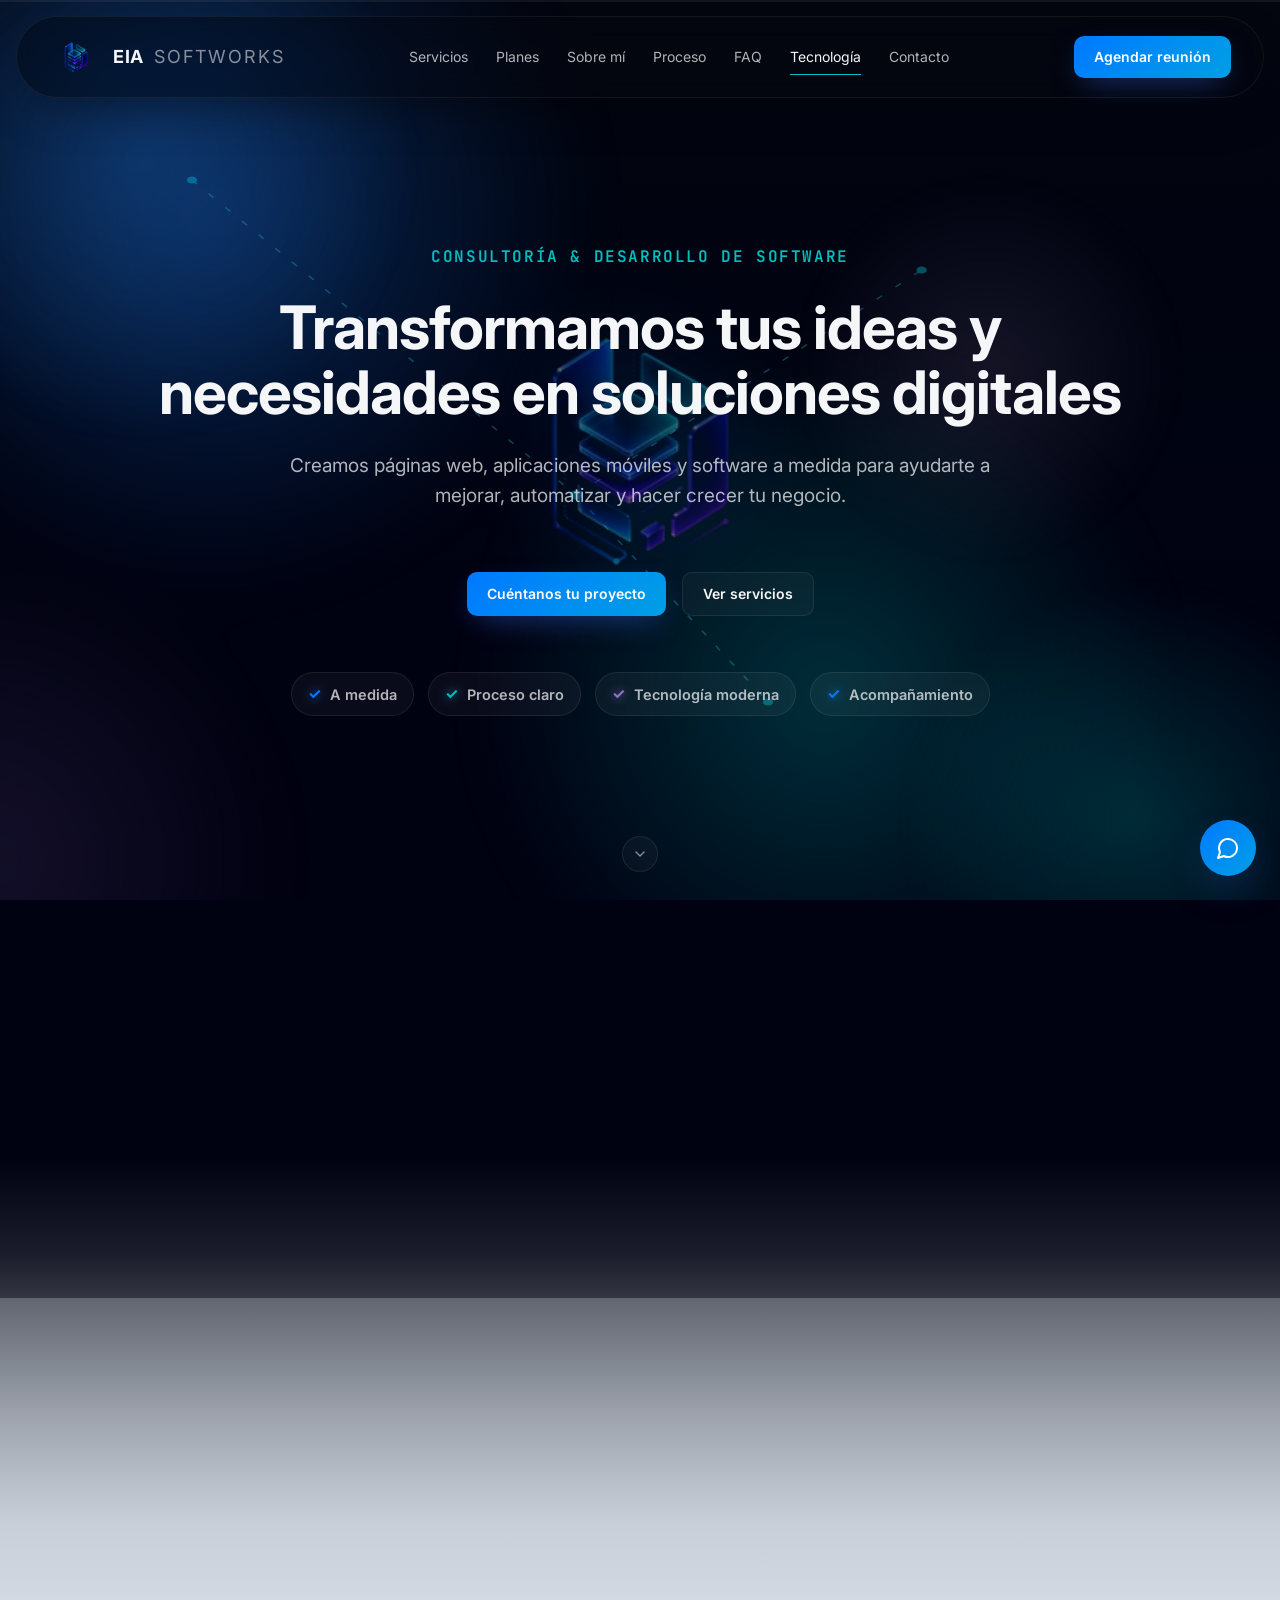
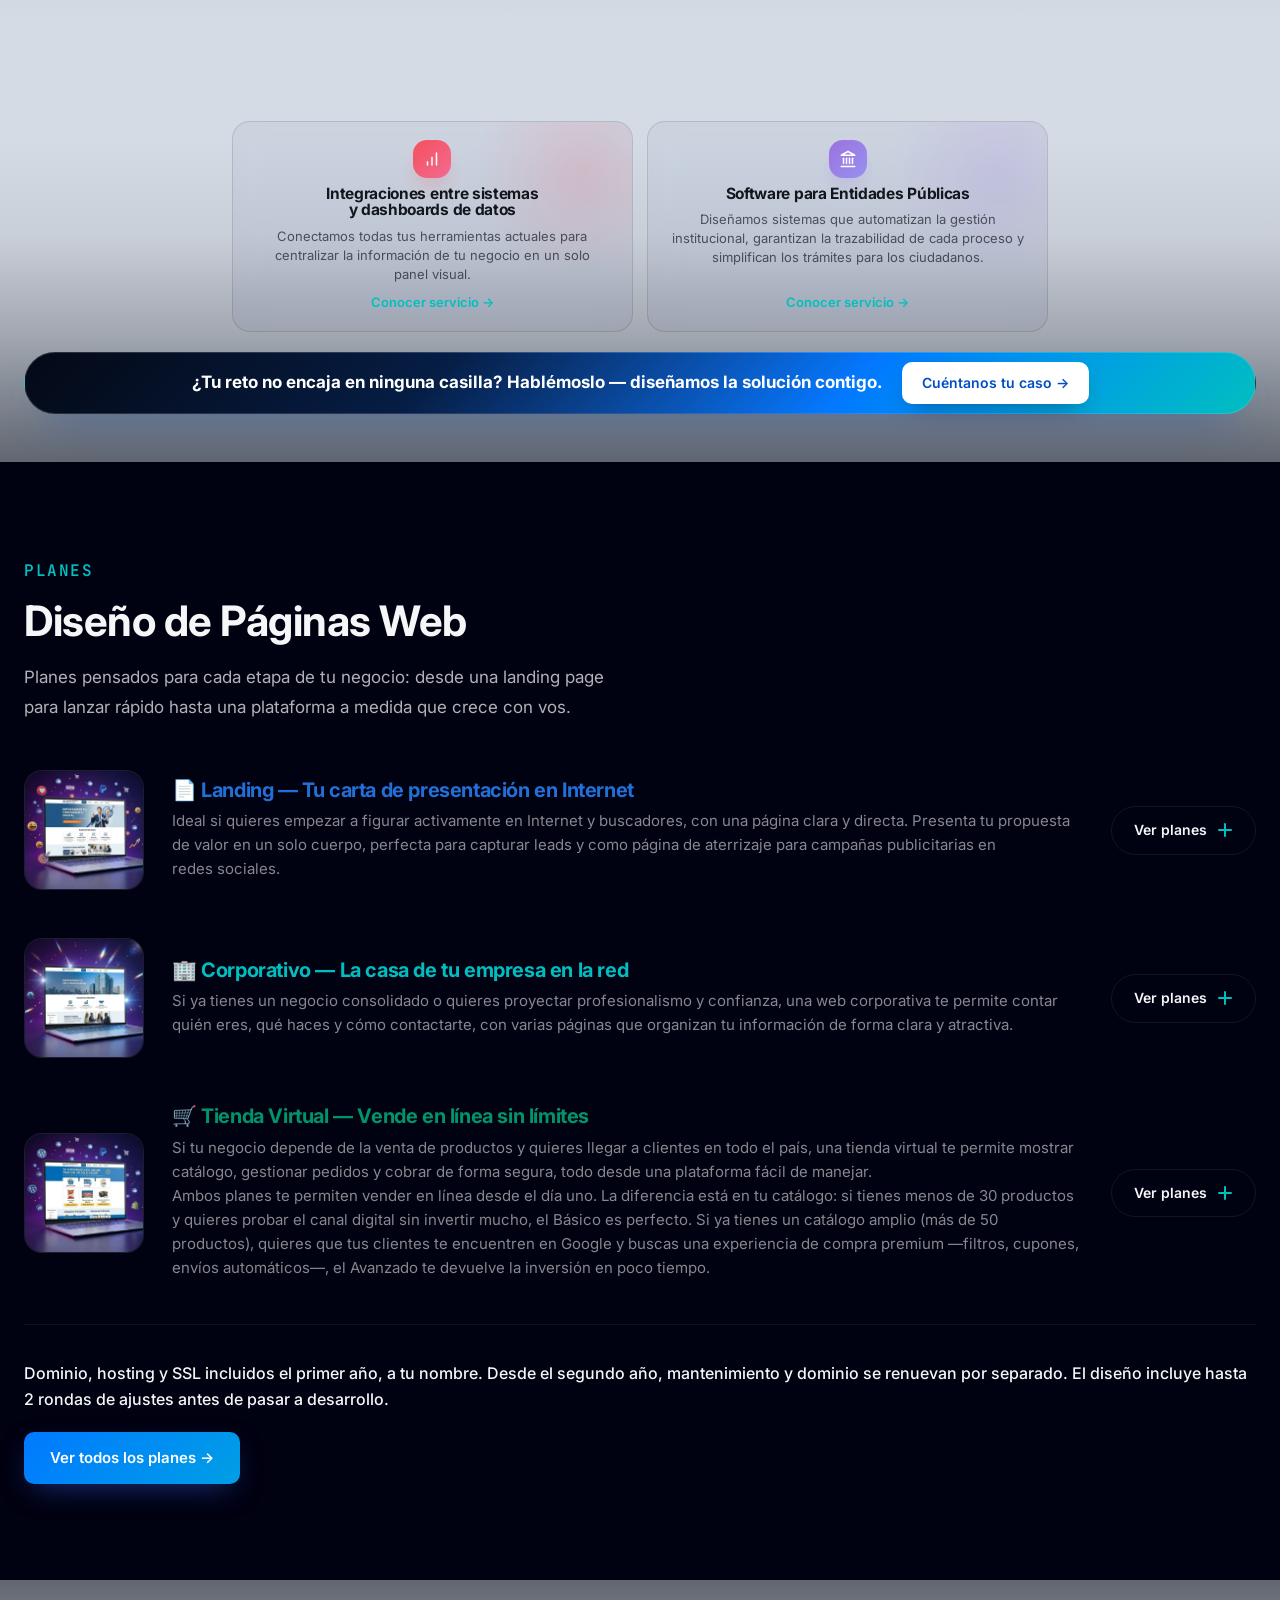
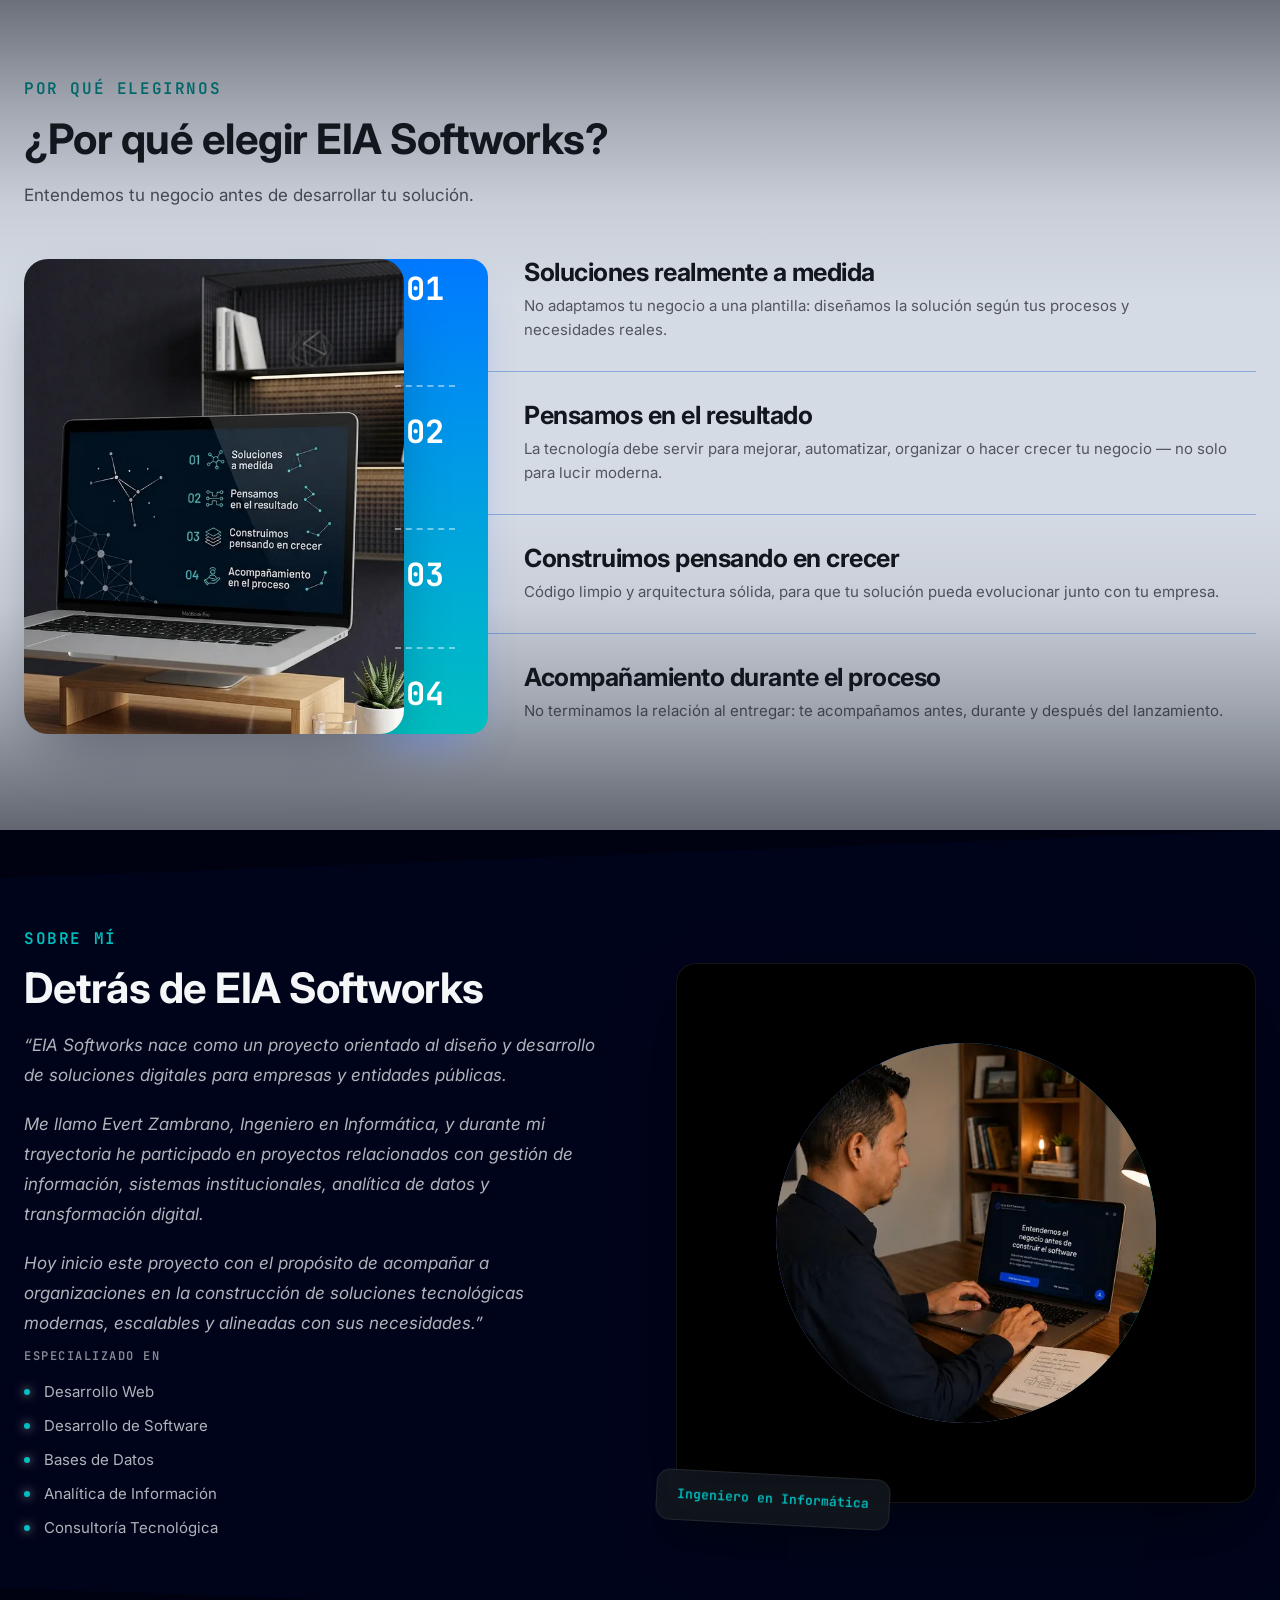
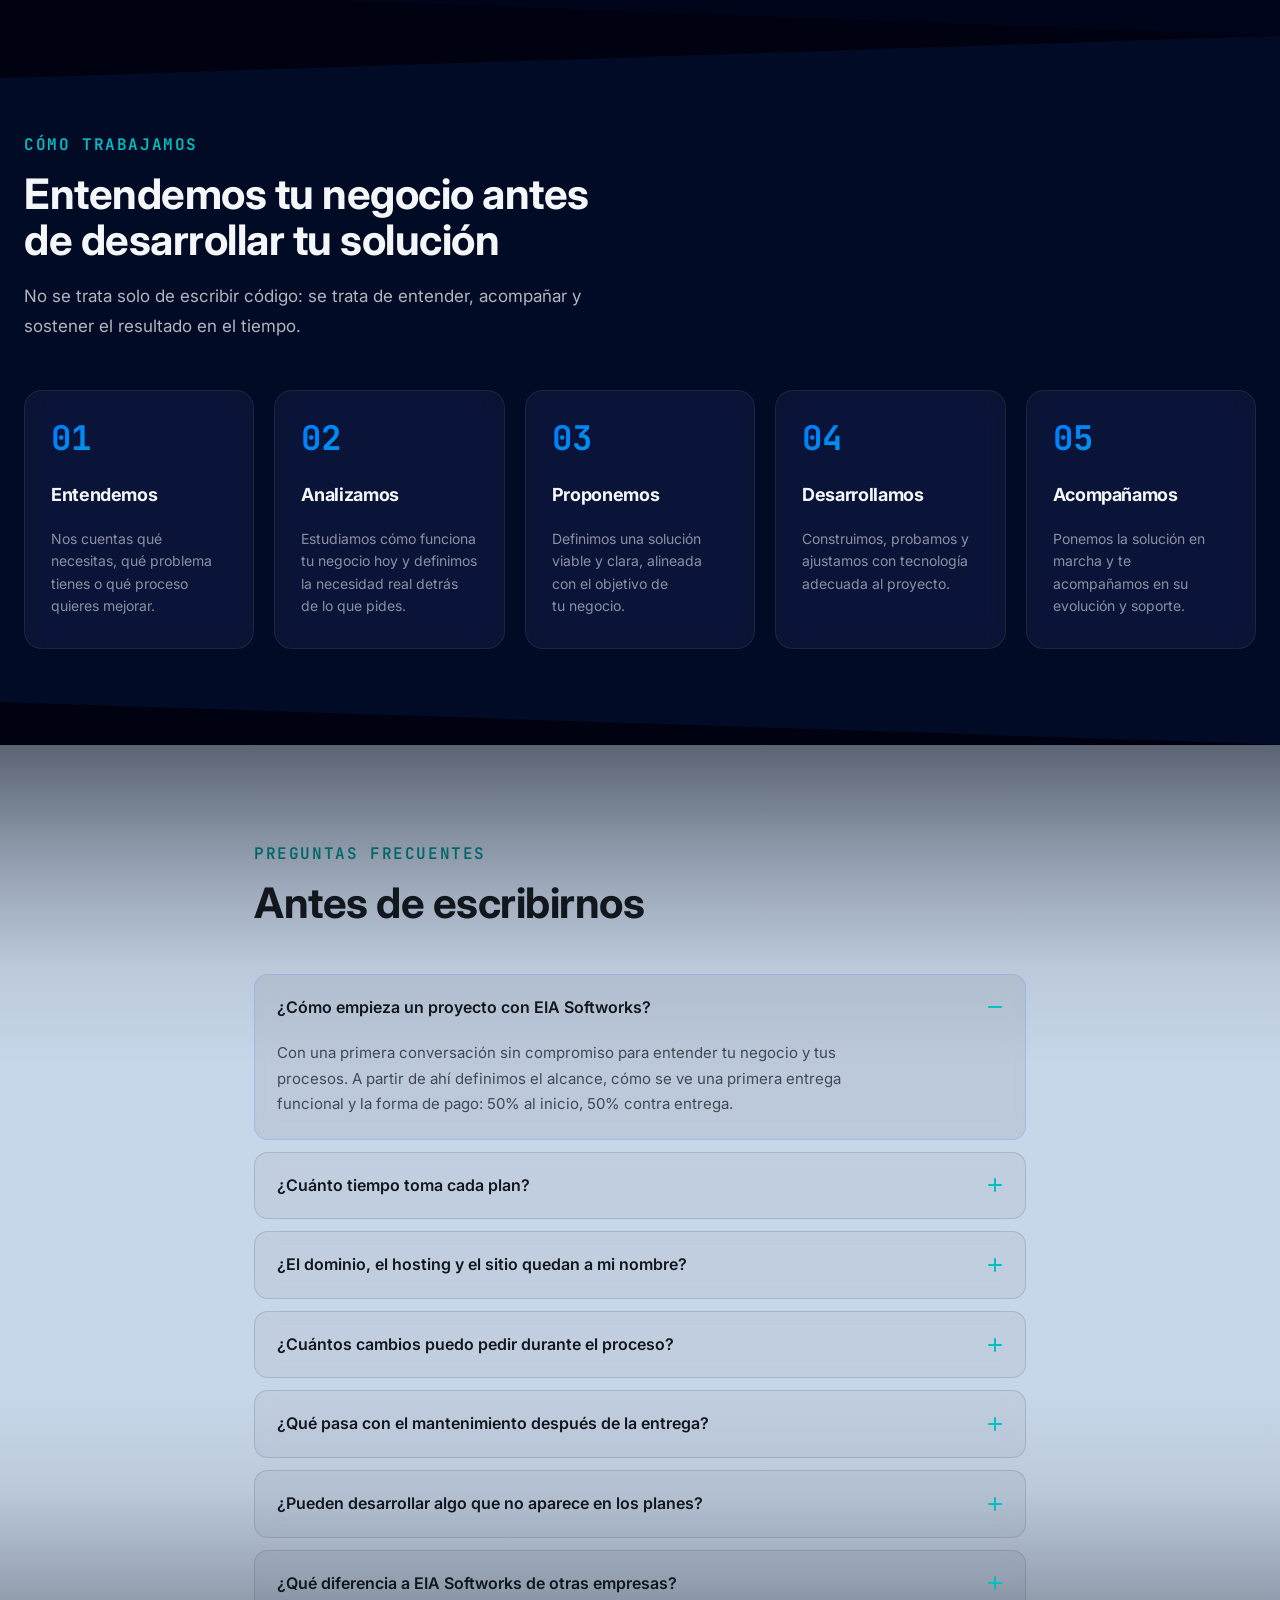
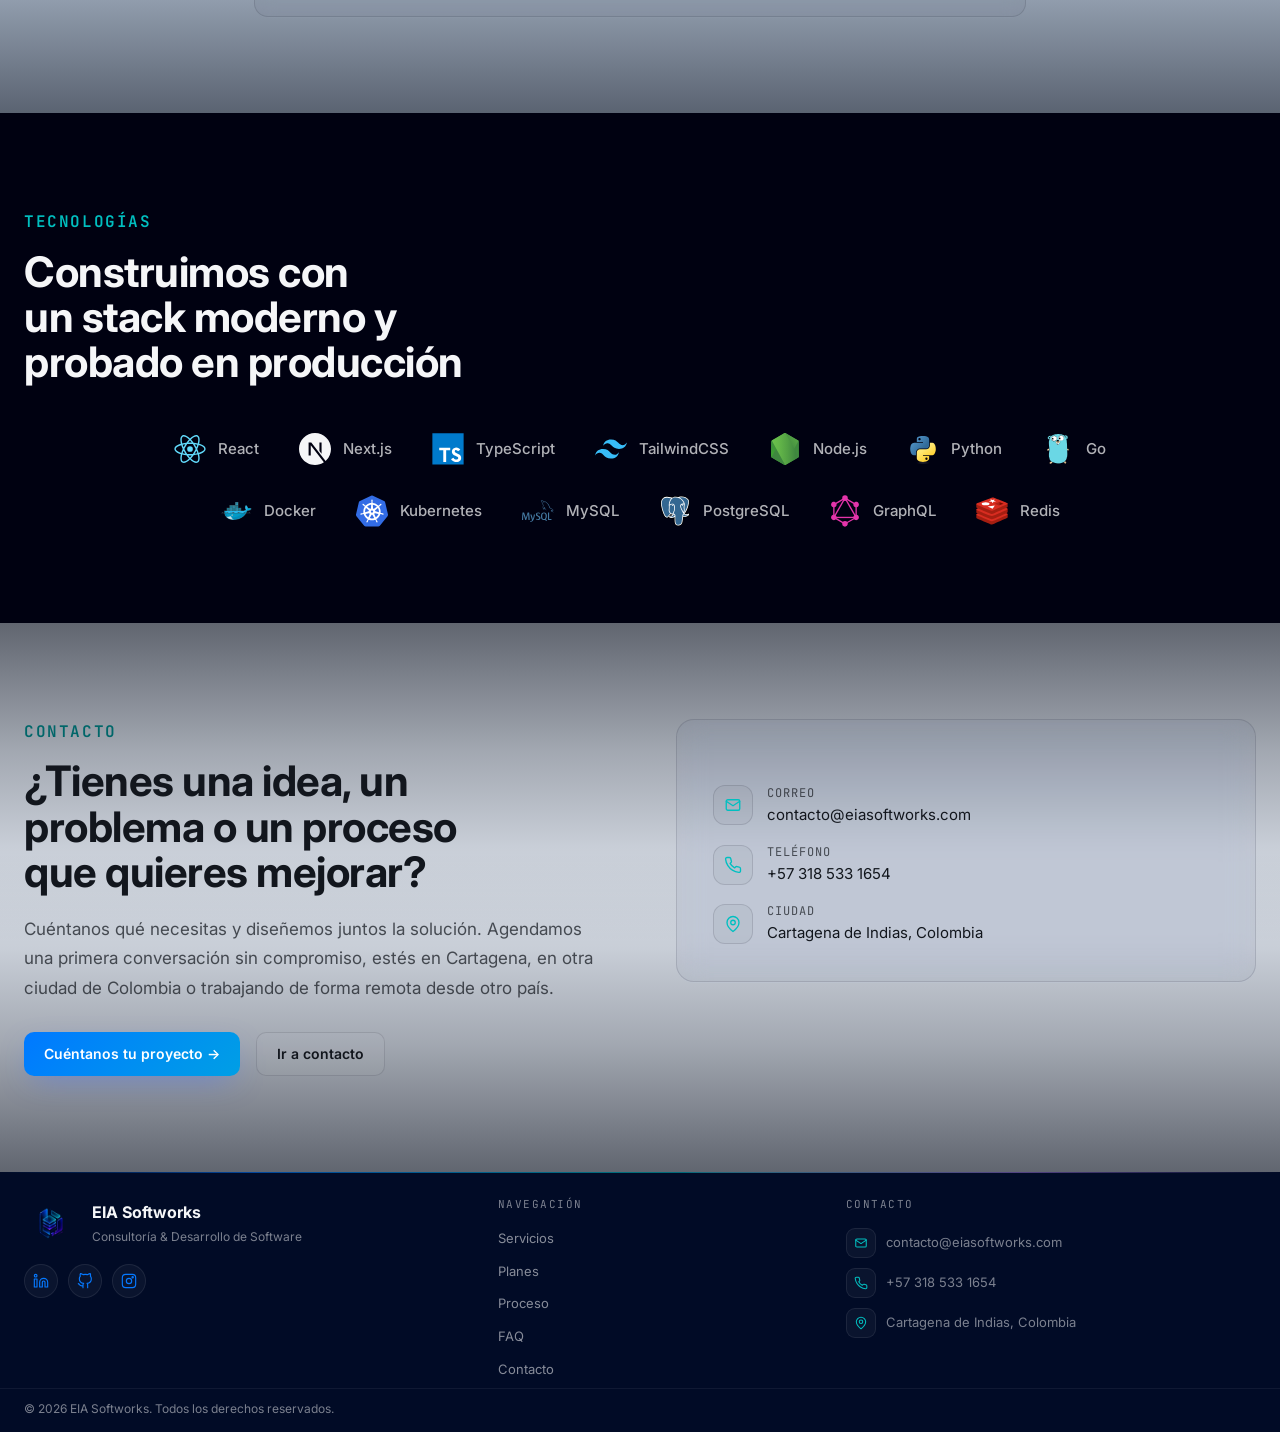
<file: index.html>
<!doctype html>
<html lang="es">
<head>
<meta charset="utf-8">
<meta name="viewport" content="width=device-width, initial-scale=1">
<title>EIA Softworks — Consultoría & Desarrollo de Software</title>
<meta name="description" content="Diseñamos, arquitectamos y desarrollamos plataformas tecnológicas a medida, con procesos claros, organización rigurosa y visión de crecimiento a largo plazo.">
<meta name="robots" content="index, follow">
<link rel="canonical" href="https://eiasoftworks.com/">

<meta property="og:type" content="website">
<meta property="og:site_name" content="EIA Softworks">
<meta property="og:locale" content="es_CO">
<meta property="og:url" content="https://eiasoftworks.com/">
<meta property="og:title" content="EIA Softworks — Consultoría & Desarrollo de Software">
<meta property="og:description" content="Diseñamos, arquitectamos y desarrollamos plataformas tecnológicas a medida, con procesos claros, organización rigurosa y visión de crecimiento a largo plazo.">
<meta property="og:image" content="https://eiasoftworks.com/assets/logos/eia-mark.webp">
<meta property="og:image:width" content="256">
<meta property="og:image:height" content="256">

<meta name="twitter:card" content="summary">
<meta name="twitter:title" content="EIA Softworks — Consultoría & Desarrollo de Software">
<meta name="twitter:description" content="Diseñamos, arquitectamos y desarrollamos plataformas tecnológicas a medida, con procesos claros, organización rigurosa y visión de crecimiento a largo plazo.">
<meta name="twitter:image" content="https://eiasoftworks.com/assets/logos/eia-mark.webp">

<link rel="preconnect" href="https://fonts.googleapis.com">
<link rel="preconnect" href="https://fonts.gstatic.com" crossorigin>
<link href="https://fonts.googleapis.com/css2?family=Inter:wght@300;400;500;600;700&family=JetBrains+Mono:wght@400;500;600&display=swap" rel="stylesheet">
<link rel="icon" type="image/png" sizes="32x32" href="assets/logos/favicon-32.png">
<link rel="icon" type="image/png" sizes="16x16" href="assets/logos/favicon-16.png">
<link rel="apple-touch-icon" sizes="180x180" href="assets/logos/apple-touch-icon.png">
<link rel="stylesheet" href="styles.css?v=20260902">

<script type="application/ld+json">
{
  "@context": "https://schema.org",
  "@graph": [
    {
      "@type": "Organization",
      "@id": "https://eiasoftworks.com/#organization",
      "name": "EIA Softworks",
      "url": "https://eiasoftworks.com/",
      "logo": "https://eiasoftworks.com/assets/logos/eia-mark.webp",
      "email": "contacto@eiasoftworks.com",
      "telephone": "+573185331654",
      "founder": { "@type": "Person", "name": "Evert Zambrano" },
      "address": {
        "@type": "PostalAddress",
        "addressLocality": "Cartagena de Indias",
        "addressCountry": "CO"
      },
      "areaServed": "CO",
      "contactPoint": [{
        "@type": "ContactPoint",
        "contactType": "customer service",
        "email": "contacto@eiasoftworks.com",
        "telephone": "+573185331654",
        "url": "https://eiasoftworks.com/contacto/",
        "areaServed": "CO",
        "availableLanguage": ["es"]
      }],
      "hasOfferCatalog": {
        "@type": "OfferCatalog",
        "name": "Servicios",
        "itemListElement": [
          { "@type": "Offer", "itemOffered": { "@type": "Service", "@id": "https://eiasoftworks.com/desarrollo-web/#service", "name": "Desarrollo Web", "url": "https://eiasoftworks.com/desarrollo-web/", "description": "Sitios corporativos y landing pages a medida, diseñados desde los objetivos reales de tu negocio. Desarrollo web para empresas en Cartagena y toda Colombia.", "provider": { "@id": "https://eiasoftworks.com/#organization" } } },
          { "@type": "Offer", "itemOffered": { "@type": "Service", "@id": "https://eiasoftworks.com/desarrollo-software-a-medida/#service", "name": "Desarrollo de Software a Medida", "url": "https://eiasoftworks.com/desarrollo-software-a-medida/", "description": "Software personalizado para empresas: sistemas a medida diseñados desde tus procesos reales, no desde plantillas. Desarrollo de software en Cartagena y toda Colombia.", "provider": { "@id": "https://eiasoftworks.com/#organization" } } },
          { "@type": "Offer", "itemOffered": { "@type": "Service", "@id": "https://eiasoftworks.com/software-entidades-publicas/#service", "name": "Software para Entidades Públicas", "url": "https://eiasoftworks.com/software-entidades-publicas/", "description": "Software institucional para entidades públicas: sistemas con trazabilidad, gestión documental y atención ciudadana, diseñados desde los procesos reales. Cartagena y Colombia.", "provider": { "@id": "https://eiasoftworks.com/#organization" } } },
          { "@type": "Offer", "itemOffered": { "@type": "Service", "@id": "https://eiasoftworks.com/aplicaciones-moviles/#service", "name": "Desarrollo de Aplicaciones Móviles", "url": "https://eiasoftworks.com/aplicaciones-moviles/", "description": "Aplicaciones móviles a medida para automatizar ventas, fidelizar clientes y resolver procesos reales del negocio. Cartagena y Colombia.", "provider": { "@id": "https://eiasoftworks.com/#organization" } } },
          { "@type": "Offer", "itemOffered": { "@type": "Service", "@id": "https://eiasoftworks.com/power-bi-dashboard/#service", "name": "Integraciones y Dashboards de Datos", "url": "https://eiasoftworks.com/power-bi-dashboard/", "description": "Conectamos tus sistemas y fuentes de datos y los convertimos en dashboards e indicadores claros para decidir, con Power BI y otras herramientas. Cartagena y Colombia.", "provider": { "@id": "https://eiasoftworks.com/#organization" } } }
        ]
      }
    },
    {
      "@type": "WebSite",
      "@id": "https://eiasoftworks.com/#website",
      "name": "EIA Softworks",
      "url": "https://eiasoftworks.com/",
      "inLanguage": "es",
      "publisher": { "@id": "https://eiasoftworks.com/#organization" }
    },
    {
      "@type": "WebPage",
      "@id": "https://eiasoftworks.com/#webpage",
      "url": "https://eiasoftworks.com/",
      "name": "EIA Softworks — Consultoría & Desarrollo de Software",
      "description": "Diseñamos, arquitectamos y desarrollamos plataformas tecnológicas a medida, con procesos claros, organización rigurosa y visión de crecimiento a largo plazo.",
      "inLanguage": "es",
      "isPartOf": { "@id": "https://eiasoftworks.com/#website" },
      "about": { "@id": "https://eiasoftworks.com/#organization" },
      "relatedLink": ["https://eiasoftworks.com/contacto/"]
    },
    {
      "@type": "FAQPage",
      "@id": "https://eiasoftworks.com/#faq",
      "mainEntity": [
        {
          "@type": "Question",
          "name": "¿Cómo empieza un proyecto con EIA Softworks?",
          "acceptedAnswer": { "@type": "Answer", "text": "Con una primera conversación sin compromiso para entender tu negocio y tus procesos. A partir de ahí definimos el alcance y cómo se ve una primera entrega funcional." }
        },
        {
          "@type": "Question",
          "name": "¿Cuánto tiempo toma cada plan?",
          "acceptedAnswer": { "@type": "Answer", "text": "Depende del plan: una Landing Página Básica toma menos de 1 semana, un Rediseño Web 1-2 semanas según diagnóstico, una Landing Esencial 10–15 días hábiles, un Sitio Corporativo 20 días hábiles y un Corporativo Avanzado 30 días hábiles. Una Tienda Virtual toma 20 días hábiles en el plan Básico o 30 días hábiles en el plan Avanzado." }
        },
        {
          "@type": "Question",
          "name": "¿El dominio, el hosting y el sitio quedan a mi nombre?",
          "acceptedAnswer": { "@type": "Answer", "text": "Sí. Dominio, hosting y certificado SSL están incluidos y a tu nombre desde el primer año. Desde el segundo año, el dominio y el mantenimiento se renuevan por separado, siempre bajo tu propiedad." }
        },
        {
          "@type": "Question",
          "name": "¿Cuántos cambios puedo pedir durante el proceso?",
          "acceptedAnswer": { "@type": "Answer", "text": "El diseño incluye hasta 2 rondas de ajustes antes de pasar a desarrollo. Si necesitas editar el sitio por tu cuenta después de la entrega, está disponible como complemento en la mayoría de los planes." }
        },
        {
          "@type": "Question",
          "name": "¿Qué pasa con el mantenimiento después de la entrega?",
          "acceptedAnswer": { "@type": "Answer", "text": "Ofrecemos acompañamiento continuo: correcciones, mejoras y evolución del producto. La entrega es un punto de partida, no el final." }
        },
        {
          "@type": "Question",
          "name": "¿Pueden desarrollar algo que no aparece en los planes?",
          "acceptedAnswer": { "@type": "Answer", "text": "Sí. Los planes son soluciones predefinidas; si tu proyecto no encaja en ninguno, lo conversamos y lo evaluamos como un desarrollo de software a medida." }
        },
        {
          "@type": "Question",
          "name": "¿Qué diferencia a EIA Softworks de otras empresas?",
          "acceptedAnswer": { "@type": "Answer", "text": "Partimos de entender el negocio antes de proponer una solución, en lugar de adaptar una plantilla genérica. El código, los datos y la propiedad intelectual del proyecto siempre son del cliente." }
        }
      ]
    }
  ]
}
</script>

<!-- Google tag (gtag.js) -->
<script async src="https://www.googletagmanager.com/gtag/js?id=G-XJQSVD0RMP"></script>
<script>
  window.dataLayer = window.dataLayer || [];
  function gtag(){dataLayer.push(arguments);}
  gtag('js', new Date());

  gtag('config', 'G-XJQSVD0RMP');
</script>
</head>
<body>

<a class="skip-link" href="#main">Saltar al contenido</a>

<div class="scroll-progress" aria-hidden="true"><span data-scroll-progress></span></div>

<nav class="nav" data-nav>
  <a href="#hero" class="nav-brand">
    <img src="assets/logos/eia-mark.webp" alt="" aria-hidden="true" class="nav-mark" width="54" height="54">
    EIA <span class="nav-brand-sub">SOFTWORKS</span>
  </a>
  <div class="nav-links" data-nav-links>
    <div class="nav-item-dropdown">
      <a href="#servicios" class="nav-link" aria-haspopup="true" aria-expanded="false">Servicios</a>
      <ul class="nav-dropdown-menu" aria-label="Servicios">
        <li><a href="desarrollo-web/index.html" class="nav-dropdown-link">Desarrollo Web</a></li>
        <li><a href="aplicaciones-moviles/index.html" class="nav-dropdown-link">Desarrollo de Aplicaciones Móviles</a></li>
        <li><a href="desarrollo-software-a-medida/index.html" class="nav-dropdown-link">Desarrollo de Software a Medida</a></li>
        <li><a href="power-bi-dashboard/index.html" class="nav-dropdown-link">Integraciones y Dashboards de Datos</a></li>
        <li><a href="software-entidades-publicas/index.html" class="nav-dropdown-link">Software para Entidades Públicas</a></li>
      </ul>
    </div>
    <a href="planes/index.html" class="nav-link">Planes</a>
    <a href="#sobre-mi" class="nav-link">Sobre mí</a>
    <a href="#proceso" class="nav-link">Proceso</a>
    <a href="#faq" class="nav-link">FAQ</a>
    <a href="#tecnologias" class="nav-link">Tecnología</a>
    <a href="contacto/index.html" class="nav-link">Contacto</a>
  </div>
  <div class="nav-actions">
    <button type="button" class="btn btn-solid nav-cta" data-open-modal data-gtag-event="cta_click" data-gtag-category="nav" data-gtag-label="Agendar reunión (nav)">Agendar reunión</button>
    <button type="button" class="nav-burger" data-nav-toggle aria-label="Abrir menú" aria-expanded="false">
      <span></span><span></span>
    </button>
  </div>
</nav>

<div class="nav-mobile" data-nav-mobile aria-hidden="true">
  <a href="#servicios" class="nav-mobile-link">Servicios</a>
  <a href="desarrollo-web/index.html" class="nav-mobile-link nav-mobile-sublink">Desarrollo Web</a>
  <a href="aplicaciones-moviles/index.html" class="nav-mobile-link nav-mobile-sublink">Desarrollo de Aplicaciones Móviles</a>
  <a href="desarrollo-software-a-medida/index.html" class="nav-mobile-link nav-mobile-sublink">Desarrollo de Software a Medida</a>
  <a href="power-bi-dashboard/index.html" class="nav-mobile-link nav-mobile-sublink">Integraciones y Dashboards de Datos</a>
  <a href="software-entidades-publicas/index.html" class="nav-mobile-link nav-mobile-sublink">Software para Entidades Públicas</a>
  <a href="planes/index.html" class="nav-mobile-link">Planes</a>
  <a href="#sobre-mi" class="nav-mobile-link">Sobre mí</a>
  <a href="#proceso" class="nav-mobile-link">Proceso</a>
  <a href="#faq" class="nav-mobile-link">FAQ</a>
  <a href="#tecnologias" class="nav-mobile-link">Tecnología</a>
  <a href="contacto/index.html" class="nav-mobile-link">Contacto</a>
  <button type="button" class="btn btn-solid nav-mobile-cta" data-open-modal data-gtag-event="cta_click" data-gtag-category="nav" data-gtag-label="Agendar reunión (nav móvil)">Agendar reunión</button>
</div>

<main id="main">

  <!-- ============ HERO ============ -->
  <section class="hero" id="hero">
    <div class="hero-gradient" data-mouse-gradient aria-hidden="true"></div>
    <div class="hero-scrim" aria-hidden="true"></div>
    <div class="hero-orb hero-orb-a" aria-hidden="true"></div>
    <div class="hero-orb hero-orb-b" aria-hidden="true"></div>
    <div class="hero-orb hero-orb-c" aria-hidden="true"></div>
    <svg class="hero-network" viewBox="0 0 1000 1000" preserveAspectRatio="none" aria-hidden="true">
      <line x1="150" y1="200" x2="450" y2="550" class="hero-network-line" style="animation-delay:0s"></line>
      <line x1="450" y1="550" x2="720" y2="300" class="hero-network-line" style="animation-delay:.6s"></line>
      <line x1="450" y1="550" x2="600" y2="780" class="hero-network-line" style="animation-delay:1.2s"></line>
      <circle cx="150" cy="200" r="4" class="hero-network-dot"></circle>
      <circle cx="450" cy="550" r="5" class="hero-network-dot"></circle>
      <circle cx="720" cy="300" r="4" class="hero-network-dot"></circle>
      <circle cx="600" cy="780" r="4" class="hero-network-dot"></circle>
    </svg>
    <img class="hero-mark" src="assets/logos/eia-mark.webp" alt="" aria-hidden="true" width="420" height="420">

    <div class="hero-content">
      <p class="eyebrow" data-reveal>Consultoría & Desarrollo de Software</p>
      <h1 class="hero-title" data-reveal data-reveal-delay="1">Transformamos tus ideas y<br>necesidades en soluciones digitales</h1>
      <p class="hero-sub" data-reveal data-reveal-delay="2">Creamos páginas web, aplicaciones móviles y software a medida para ayudarte a mejorar, automatizar y hacer crecer tu negocio.</p>
      <div class="hero-actions" data-reveal data-reveal-delay="3">
        <button type="button" class="btn btn-solid" data-open-modal data-gtag-event="cta_click" data-gtag-category="hero" data-gtag-label="Cuéntanos tu proyecto">Cuéntanos tu proyecto</button>
        <a href="#servicios" class="btn btn-ghost" data-gtag-event="cta_click" data-gtag-category="hero" data-gtag-label="Ver servicios">Ver servicios</a>
      </div>
      <ul class="hero-pills" data-reveal data-reveal-delay="3" aria-label="Nuestro enfoque">
        <li><span class="hero-pill-dot" style="color:var(--accent)">✓</span>A medida</li>
        <li><span class="hero-pill-dot" style="color:var(--accent-2)">✓</span>Proceso claro</li>
        <li><span class="hero-pill-dot" style="color:var(--accent-3)">✓</span>Tecnología moderna</li>
        <li><span class="hero-pill-dot" style="color:var(--accent)">✓</span>Acompañamiento</li>
      </ul>
    </div>

    <a href="#servicios" class="hero-scroll-cue" aria-label="Desplázate para ver más">
      <svg viewBox="0 0 24 24" fill="none" stroke="currentColor" stroke-width="2" stroke-linecap="round" stroke-linejoin="round" aria-hidden="true"><path d="m6 9 6 6 6-6"/></svg>
    </a>
  </section>

  <!-- ============ STACK STRIP (logos a color, únicos) ============ -->
  <section class="stack-strip" aria-label="Tecnologías con las que construimos">
    <div class="stack-marquee-viewport" data-reveal data-reveal-delay="1">
      <div class="stack-strip-logos" data-marquee>
        <span class="stack-logo" title="React"><img src="assets/logos/react.svg" alt="React" width="40" height="40" loading="lazy" decoding="async"></span>
        <span class="stack-logo" title="Next.js"><img src="assets/logos/nextjs.svg" alt="Next.js" width="40" height="40" loading="lazy" decoding="async"></span>
        <span class="stack-logo" title="TypeScript"><img src="assets/logos/typescript.svg" alt="TypeScript" width="40" height="40" loading="lazy" decoding="async"></span>
        <span class="stack-logo" title="TailwindCSS"><img src="assets/logos/tailwindcss.svg" alt="TailwindCSS" width="40" height="40" loading="lazy" decoding="async"></span>
        <span class="stack-logo" title="Node.js"><img src="assets/logos/nodejs.svg" alt="Node.js" width="40" height="40" loading="lazy" decoding="async"></span>
        <span class="stack-logo" title="Python"><img src="assets/logos/python.svg" alt="Python" width="40" height="40" loading="lazy" decoding="async"></span>
        <span class="stack-logo" title="Go"><img src="assets/logos/go.svg" alt="Go" width="40" height="40" loading="lazy" decoding="async"></span>
        <span class="stack-logo" title="Docker"><img src="assets/logos/docker.svg" alt="Docker" width="40" height="40" loading="lazy" decoding="async"></span>
        <span class="stack-logo" title="Kubernetes"><img src="assets/logos/kubernetes.svg" alt="Kubernetes" width="40" height="40" loading="lazy" decoding="async"></span>
        <span class="stack-logo" title="MySQL"><img src="assets/logos/mysql.svg" alt="MySQL" width="40" height="40" loading="lazy" decoding="async"></span>
        <span class="stack-logo" title="PostgreSQL"><img src="assets/logos/postgresql.svg" alt="PostgreSQL" width="40" height="40" loading="lazy" decoding="async"></span>
        <span class="stack-logo" title="GraphQL"><img src="assets/logos/graphql.svg" alt="GraphQL" width="40" height="40" loading="lazy" decoding="async"></span>
        <span class="stack-logo" title="Redis"><img src="assets/logos/redis.svg" alt="Redis" width="40" height="40" loading="lazy" decoding="async"></span>
      </div>
    </div>
  </section>

  <!-- ============ FILOSOFÍA ============ -->
  <section class="philosophy-strip" aria-label="Nuestra filosofía">
    <div class="container">
      <p class="philosophy-text" data-reveal>Creemos que la tecnología genera valor cuando ayuda a comprender, organizar y mejorar la forma en que trabajan las organizaciones.</p>
    </div>
  </section>

  <!-- ============ SERVICIOS ============ -->
  <section class="section section-light" id="servicios" data-screen-label="Servicios">
    <div class="container">
      <div class="section-head" data-reveal>
        <p class="eyebrow">Servicios</p>
        <h2 class="h2">Ofrecemos soluciones de diseño y desarrollo digital</h2>
      </div>
      <div class="card-grid" data-services>
        <article class="glass-card svc-card svc-feature-card" style="--c1:oklch(62% 0.2 258);--c2:oklch(70% 0.16 235)" data-reveal>
          <div class="svc-icon" aria-hidden="true">
            <svg viewBox="0 0 24 24" fill="none" stroke="currentColor" stroke-width="2" stroke-linecap="round" stroke-linejoin="round"><rect x="2" y="4" width="20" height="14" rx="2"/><line x1="2" y1="8" x2="22" y2="8"/><line x1="6" y1="20" x2="18" y2="20"/></svg>
          </div>
          <h3>Diseño y optimización de páginas web</h3>
          <p>Creamos desde una landing page, una web corporativa y hasta una tienda virtual para tu empresa, y la optimizamos para que esté entre los primeros resultados de las búsquedas de Google.</p>
          <a href="desarrollo-web/index.html" class="svc-card-link" data-gtag-event="cta_click" data-gtag-category="servicios" data-gtag-label="Conocer servicio y planes — Desarrollo web">Conocer servicio y planes →</a>
        </article>

        <article class="glass-card svc-card svc-feature-card" style="--c1:oklch(70% 0.15 165);--c2:oklch(76% 0.13 175)" data-reveal data-reveal-delay="1">
          <div class="svc-icon" aria-hidden="true">
            <svg viewBox="0 0 24 24" fill="none" stroke="currentColor" stroke-width="2" stroke-linecap="round" stroke-linejoin="round"><rect x="5" y="2" width="14" height="20" rx="2"/><line x1="12" y1="18" x2="12.01" y2="18"/></svg>
          </div>
          <h3>Desarrollo de aplicaciones móviles</h3>
          <p>Una aplicación móvil propia te permite automatizar tus ventas, fidelizar a tus clientes y competir con los grandes. Diseñamos apps intuitivas que resuelven problemas reales.</p>
          <button type="button" class="svc-card-link" data-open-modal data-subject="Quiero conocer más sobre desarrollo de apps móviles" data-gtag-event="cta_click" data-gtag-category="servicios" data-gtag-label="Conocer servicio — Apps móviles">Conocer servicio →</button>
        </article>

        <article class="glass-card svc-card svc-feature-card" style="--c1:oklch(72% 0.15 195);--c2:oklch(78% 0.12 185)" data-reveal>
          <div class="svc-icon" aria-hidden="true">
            <svg viewBox="0 0 24 24" fill="none" stroke="currentColor" stroke-width="2" stroke-linecap="round" stroke-linejoin="round"><polyline points="16 18 22 12 16 6"/><polyline points="8 6 2 12 8 18"/></svg>
          </div>
          <h3>Desarrollo de Software a Medida</h3>
          <p>Si necesitas ordenar tus operaciones, optimizar recursos y hacer que tu equipo sea más productivo, desarrollamos un sistema personalizado que resuelve tus retos.</p>
          <a href="desarrollo-software-a-medida/index.html" class="svc-card-link" data-gtag-event="cta_click" data-gtag-category="servicios" data-gtag-label="Conocer servicio y planes — Software a medida">Conocer servicio y planes →</a>
        </article>

        <article class="glass-card svc-card svc-feature-card" style="--c1:oklch(66% 0.2 20);--c2:oklch(70% 0.17 5)" data-reveal data-reveal-delay="1">
          <div class="svc-icon" aria-hidden="true">
            <svg viewBox="0 0 24 24" fill="none" stroke="currentColor" stroke-width="2" stroke-linecap="round" stroke-linejoin="round"><line x1="12" y1="20" x2="12" y2="10"/><line x1="18" y1="20" x2="18" y2="4"/><line x1="6" y1="20" x2="6" y2="16"/></svg>
          </div>
          <h3>Integraciones entre sistemas y dashboards de datos</h3>
          <p>Conectamos todas tus herramientas actuales para centralizar la información de tu negocio en un solo panel visual.</p>
          <a href="power-bi-dashboard/index.html" class="svc-card-link" data-gtag-event="cta_click" data-gtag-category="servicios" data-gtag-label="Conocer servicio — Integraciones y dashboards">Conocer servicio →</a>
        </article>

        <article class="glass-card svc-card svc-feature-card" style="--c1:oklch(64% 0.16 300);--c2:oklch(70% 0.14 285)" data-reveal>
          <div class="svc-icon" aria-hidden="true">
            <svg viewBox="0 0 24 24" fill="none" stroke="currentColor" stroke-width="2" stroke-linecap="round" stroke-linejoin="round"><line x1="3" y1="22" x2="21" y2="22"/><line x1="6" y1="18" x2="6" y2="11"/><line x1="10" y1="18" x2="10" y2="11"/><line x1="14" y1="18" x2="14" y2="11"/><line x1="18" y1="18" x2="18" y2="11"/><path d="M12 2 3 7h18Z"/></svg>
          </div>
          <h3>Software para Entidades Públicas</h3>
          <p>Diseñamos sistemas que automatizan la gestión institucional, garantizan la trazabilidad de cada proceso y simplifican los trámites para los ciudadanos.</p>
          <a href="software-entidades-publicas/index.html" class="svc-card-link" data-gtag-event="cta_click" data-gtag-category="servicios" data-gtag-label="Conocer servicio — Entidades públicas">Conocer servicio →</a>
        </article>
      </div>
      <div class="section-inline-cta" data-reveal>
        <p>¿Tu reto no encaja en ninguna casilla? Hablémoslo — diseñamos la solución contigo.</p>
        <button type="button" class="btn btn-solid" data-open-modal data-gtag-event="cta_click" data-gtag-category="servicios" data-gtag-label="Cuéntanos tu caso">Cuéntanos tu caso →</button>
      </div>
    </div>
  </section>

  <!-- ============ PLANES ============ -->
  <section class="section" id="planes" data-screen-label="Planes">
    <div class="container">
      <div class="section-head" data-reveal>
        <p class="eyebrow">Planes</p>
        <h2 class="h2">Diseño de Páginas Web</h2>
        <p class="p-lead">Planes pensados para cada etapa de tu negocio: desde una landing page para lanzar rápido hasta una plataforma a medida que crece con vos.</p>
      </div>

      <!-- ---- Categoría: Landing ---- -->
      <details class="plan-category-toggle" data-reveal>
        <summary class="plan-category-header" data-gtag-event="cta_click" data-gtag-category="planes-home" data-gtag-label="Ver planes — Landing">
          <div class="plan-category-illustration" aria-hidden="true">
            <img src="assets/img/plan-landing-illustration.webp" alt="" width="480" height="480" loading="lazy" decoding="async">
          </div>
          <div class="plan-category-intro">
            <h3 class="plan-category-title" style="color:#236fd8">📄 Landing — Tu carta de presentación en Internet</h3>
            <p>Ideal si quieres empezar a figurar activamente en Internet y buscadores, con una página clara y directa. Presenta tu propuesta de valor en un solo cuerpo, perfecta para capturar leads y como página de aterrizaje para campañas publicitarias en redes sociales.</p>
          </div>
          <span class="plan-category-toggle-cta"><span class="plan-category-toggle-label"></span><span class="faq-mark" aria-hidden="true"></span></span>
        </summary>
        <div class="card-grid">
          <article class="glass-card svc-card plan-preview-card" style="--c1:oklch(62% 0.2 258);--c2:oklch(70% 0.16 235)" data-reveal>
            <h4>Landing Página Básica</h4>
            <p><span class="plan-preview-tagline">El punto de partida más rápido y económico.</span>Una página simple pero suficiente para presentarte en internet, explicar quién eres y recibir mensajes por WhatsApp. Es el plan de pruebas: ideal si hoy no tienes ningún sitio web y quieres validar tu idea sin invertir de más.</p>
            <a href="planes/index.html#plan-landing-basica" class="svc-card-link plan-preview-cta" data-gtag-event="cta_click" data-gtag-category="planes-home" data-gtag-label="Ver plan y precio — Landing Página Básica">Ver plan y precio →</a>
          </article>
          <article class="glass-card svc-card plan-preview-card" style="--c1:oklch(62% 0.2 258);--c2:oklch(70% 0.16 235)" data-reveal data-reveal-delay="1">
            <h4>Landing Esencial</h4>
            <p><span class="plan-preview-tagline">Para quienes quieren causar una buena primera impresión y no tienen una base sólida que rescatar.</span>Diseño más trabajado, con textos cuidados y los elementos visuales justos para transmitir profesionalismo. Además de recibir contactos, te ayuda a medir quién te visita, para que sepas si tu mensaje está funcionando.</p>
            <a href="planes/index.html#plan-landing-esencial" class="svc-card-link plan-preview-cta" data-gtag-event="cta_click" data-gtag-category="planes-home" data-gtag-label="Ver plan y precio — Landing Esencial">Ver plan y precio →</a>
          </article>
          <article class="glass-card svc-card plan-preview-card" style="--c1:oklch(62% 0.2 258);--c2:oklch(70% 0.16 235)" data-reveal>
            <h4>Rediseño Web</h4>
            <p><span class="plan-preview-tagline">Cuando tu sitio actual ya no te representa, pero no quieres partir de cero.</span>Pensado para sitios que ya tienen una estructura de páginas definida y solo necesitan actualizar su apariencia y velocidad. Conservas tu dominio, tu contenido y el orden de tus páginas — solo mejoramos cómo se ve y qué tan rápido carga.</p>
            <a href="planes/index.html#plan-rediseno-web" class="svc-card-link plan-preview-cta" data-gtag-event="cta_click" data-gtag-category="planes-home" data-gtag-label="Ver plan y precio — Rediseño Web">Ver plan y precio →</a>
          </article>
        </div>
      </details>

      <!-- ---- Categoría: Corporativo ---- -->
      <details class="plan-category-toggle" data-reveal>
        <summary class="plan-category-header" data-gtag-event="cta_click" data-gtag-category="planes-home" data-gtag-label="Ver planes — Corporativo">
          <div class="plan-category-illustration" aria-hidden="true">
            <img src="assets/img/plan-corporativo-illustration.webp" alt="" width="480" height="480" loading="lazy" decoding="async">
          </div>
          <div class="plan-category-intro">
            <h3 class="plan-category-title" style="color:#00bec0">🏢 Corporativo — La casa de tu empresa en la red</h3>
            <p>Si ya tienes un negocio consolidado o quieres proyectar profesionalismo y confianza, una web corporativa te permite contar quién eres, qué haces y cómo contactarte, con varias páginas que organizan tu información de forma clara y atractiva.</p>
          </div>
          <span class="plan-category-toggle-cta"><span class="plan-category-toggle-label"></span><span class="faq-mark" aria-hidden="true"></span></span>
        </summary>
        <div class="card-grid">
          <article class="glass-card svc-card plan-preview-card" style="--c1:oklch(72% 0.15 195);--c2:oklch(78% 0.12 185)" data-reveal>
            <h4>Sitio Corporativo</h4>
            <p><span class="plan-preview-tagline">Tu empresa con toda su información organizada en varias páginas.</span>Cuenta quiénes son, qué hacen y cómo contactarlos, con un diseño que transmite confianza y seriedad. Incluye todo lo necesario para que los clientes te conozcan y sepan por qué elegirte.</p>
            <a href="planes/index.html#plan-sitio-corporativo" class="svc-card-link plan-preview-cta" data-gtag-event="cta_click" data-gtag-category="planes-home" data-gtag-label="Ver plan y precio — Sitio Corporativo">Ver plan y precio →</a>
          </article>
          <article class="glass-card svc-card plan-preview-card" style="--c1:oklch(72% 0.15 195);--c2:oklch(78% 0.12 185)" data-reveal data-reveal-delay="1">
            <h4>Corporativo Avanzado</h4>
            <p><span class="plan-preview-tagline">Para empresas que tienen mucho que contar y planean crecer.</span>Además de una web completa, incluye un espacio para publicar noticias o artículos, lo que te permite mantener actualizados a tus clientes y posicionarte como referente en tu sector. Ideal si quieres que tu web sea el centro de tu comunicación.</p>
            <a href="planes/index.html#plan-corporativo-avanzado" class="svc-card-link plan-preview-cta" data-gtag-event="cta_click" data-gtag-category="planes-home" data-gtag-label="Ver plan y precio — Corporativo Avanzado">Ver plan y precio →</a>
          </article>
        </div>
      </details>

      <!-- ---- Categoría: Tienda Virtual ---- -->
      <details class="plan-category-toggle" data-reveal>
        <summary class="plan-category-header" data-gtag-event="cta_click" data-gtag-category="planes-home" data-gtag-label="Ver planes — Tienda Virtual">
          <div class="plan-category-illustration" aria-hidden="true">
            <img src="assets/img/plan-tienda-virtual-illustration.webp" alt="" width="480" height="480" loading="lazy" decoding="async">
          </div>
          <div class="plan-category-intro">
            <h3 class="plan-category-title" style="color:#00946b">🛒 Tienda Virtual — Vende en línea sin límites</h3>
            <p>Si tu negocio depende de la venta de productos y quieres llegar a clientes en todo el país, una tienda virtual te permite mostrar catálogo, gestionar pedidos y cobrar de forma segura, todo desde una plataforma fácil de manejar.</p>
            <p>Ambos planes te permiten vender en línea desde el día uno. La diferencia está en tu catálogo: si tienes menos de 30 productos y quieres probar el canal digital sin invertir mucho, el Básico es perfecto. Si ya tienes un catálogo amplio (más de 50 productos), quieres que tus clientes te encuentren en Google y buscas una experiencia de compra premium —filtros, cupones, envíos automáticos—, el Avanzado te devuelve la inversión en poco tiempo.</p>
          </div>
          <span class="plan-category-toggle-cta"><span class="plan-category-toggle-label"></span><span class="faq-mark" aria-hidden="true"></span></span>
        </summary>
        <div class="card-grid">
          <article class="glass-card svc-card plan-preview-card" style="--c1:oklch(70% 0.15 165);--c2:oklch(76% 0.13 175)" data-reveal>
            <h4>Básico Virtual</h4>
            <p><span class="plan-preview-tagline">El primer paso para vender en línea sin complicaciones.</span>Ideal para emprendedores que están empezando o tienen un catálogo pequeño. Incluye carrito de compras y la posibilidad de cobrar con los métodos de pago más usados en Colombia, para que puedas recibir pedidos desde el día uno.</p>
            <a href="planes/index.html#plan-basico-virtual" class="svc-card-link plan-preview-cta" data-gtag-event="cta_click" data-gtag-category="planes-home" data-gtag-label="Ver plan y precio — Básico Virtual">Ver plan y precio →</a>
          </article>
          <article class="glass-card svc-card plan-preview-card" style="--c1:oklch(70% 0.15 165);--c2:oklch(76% 0.13 175)" data-reveal data-reveal-delay="1">
            <h4>Avanzado Virtual</h4>
            <p><span class="plan-preview-tagline">Para negocios con catálogo amplio y visión de crecimiento.</span>Puedes subir todos los productos que quieras, organizarlos por categorías y ofrecer una experiencia de compra completa, con un panel para gestionar productos y pedidos. Está pensada para que vendas más y mejor.</p>
            <a href="planes/index.html#plan-tienda-virtual" class="svc-card-link plan-preview-cta" data-gtag-event="cta_click" data-gtag-category="planes-home" data-gtag-label="Ver plan y precio — Avanzado Virtual">Ver plan y precio →</a>
          </article>
        </div>
      </details>

      <div class="section-inline-cta" data-reveal>
        <p>Dominio, hosting y SSL incluidos el primer año, a tu nombre. Desde el segundo año, mantenimiento y dominio se renuevan por separado. El diseño incluye hasta 2 rondas de ajustes antes de pasar a desarrollo.</p>
        <a href="planes/index.html" class="btn btn-solid">Ver todos los planes →</a>
      </div>
    </div>
  </section>

  <!-- ============ POR QUÉ ELEGIRNOS ============ -->
  <section class="section section-light" id="por-que-elegirnos" data-screen-label="Por qué elegirnos">
    <div class="container">
      <div class="section-head" data-reveal>
        <p class="eyebrow">Por qué elegirnos</p>
        <h2 class="h2">¿Por qué elegir EIA Softworks?</h2>
        <p class="p-lead">Entendemos tu negocio antes de desarrollar tu solución.</p>
      </div>
      <div class="why-showcase" data-reveal>
        <div class="why-visual" aria-hidden="true">
          <img class="why-visual-art" src="assets/img/why-elegirnos-visual.webp" alt="" width="600" height="1075" loading="lazy" decoding="async">
        </div>
        <div class="why-num-strip" aria-hidden="true"></div>
        <span class="why-num" data-row="1">01</span>
        <span class="why-num" data-row="2">02</span>
        <span class="why-num" data-row="3">03</span>
        <span class="why-num" data-row="4">04</span>
        <div class="why-row" data-row="1">
          <h3>Soluciones realmente a medida</h3>
          <p>No adaptamos tu negocio a una plantilla: diseñamos la solución según tus procesos y necesidades reales.</p>
        </div>
        <div class="why-row" data-row="2">
          <h3>Pensamos en el resultado</h3>
          <p>La tecnología debe servir para mejorar, automatizar, organizar o hacer crecer tu negocio — no solo para lucir moderna.</p>
        </div>
        <div class="why-row" data-row="3">
          <h3>Construimos pensando en crecer</h3>
          <p>Código limpio y arquitectura sólida, para que tu solución pueda evolucionar junto con tu empresa.</p>
        </div>
        <div class="why-row" data-row="4">
          <h3>Acompañamiento durante el proceso</h3>
          <p>No terminamos la relación al entregar: te acompañamos antes, durante y después del lanzamiento.</p>
        </div>
      </div>
    </div>
  </section>

  <!-- ============ SOBRE MI ============ -->
  <section class="section" id="sobre-mi" data-screen-label="Sobre mí">
    <div class="section-bg-slant" aria-hidden="true"></div>
    <div class="container split">
      <div class="split-text-col" data-reveal data-reveal-x="left">
        <p class="eyebrow">Sobre mí</p>
        <h2 class="h2">Detrás de EIA Softworks</h2>
        <blockquote class="about-quote">
          <p class="p-lead">“EIA Softworks nace como un proyecto orientado al diseño y desarrollo de soluciones digitales para empresas y entidades públicas.</p>
          <p class="p-lead">Me llamo Evert Zambrano, Ingeniero en Informática, y durante mi trayectoria he participado en proyectos relacionados con gestión de información, sistemas institucionales, analítica de datos y transformación digital.</p>
          <p class="p-lead">Hoy inicio este proyecto con el propósito de acompañar a organizaciones en la construcción de soluciones tecnológicas modernas, escalables y alineadas con sus necesidades.”</p>
        </blockquote>
        <div class="about-specialty">
          <p class="about-specialty-label">Especializado en</p>
          <ul class="about-specialty-list">
            <li>Desarrollo Web</li>
            <li>Desarrollo de Software</li>
            <li>Bases de Datos</li>
            <li>Analítica de Información</li>
            <li>Consultoría Tecnológica</li>
          </ul>
        </div>
      </div>
      <div class="split-figure" data-reveal data-reveal-delay="1" data-reveal-x="right">
        <div class="tilt-frame has-tilt about-photo-frame">
          <div class="about-portrait">
            <img class="about-photo" src="assets/img/evert-workspace.webp" alt="Evert Zambrano, fundador de EIA Softworks, trabajando en su escritorio" width="700" height="525" loading="lazy" decoding="async">
            <img class="about-photo about-photo-hover" src="assets/img/evert-smile.webp" alt="" aria-hidden="true" width="700" height="933" loading="lazy" decoding="async">
          </div>
        </div>
        <div class="floating-chip floating-chip-corner">
          <span>Ingeniero en Informática</span>
        </div>
      </div>
    </div>
  </section>


  <!-- ============ PROCESO ============ -->
  <section class="section section-proceso" id="proceso" data-screen-label="Proceso">
    <div class="section-bg-slant section-bg-slant-deep" aria-hidden="true"></div>
    <div class="container">
      <div class="section-head" data-reveal>
        <p class="eyebrow">Cómo trabajamos</p>
        <h2 class="h2">Entendemos tu negocio antes de desarrollar tu solución</h2>
        <p class="p-lead">No se trata solo de escribir código: se trata de entender, acompañar y sostener el resultado en el tiempo.</p>
      </div>
      <ol class="proceso-grid">
        <li class="proceso-step glass-card has-tilt" data-reveal>
          <span class="proceso-num">01</span>
          <h3>Entendemos</h3>
          <p>Nos cuentas qué necesitas, qué problema tienes o qué proceso quieres mejorar.</p>
        </li>
        <li class="proceso-step glass-card has-tilt" data-reveal data-reveal-delay="1">
          <span class="proceso-num">02</span>
          <h3>Analizamos</h3>
          <p>Estudiamos cómo funciona tu negocio hoy y definimos la necesidad real detrás de lo que pides.</p>
        </li>
        <li class="proceso-step glass-card has-tilt" data-reveal>
          <span class="proceso-num">03</span>
          <h3>Proponemos</h3>
          <p>Definimos una solución viable y clara, alineada con el objetivo de tu negocio.</p>
        </li>
        <li class="proceso-step glass-card has-tilt" data-reveal data-reveal-delay="1">
          <span class="proceso-num">04</span>
          <h3>Desarrollamos</h3>
          <p>Construimos, probamos y ajustamos con tecnología adecuada al proyecto.</p>
        </li>
        <li class="proceso-step glass-card has-tilt" data-reveal>
          <span class="proceso-num">05</span>
          <h3>Acompañamos</h3>
          <p>Ponemos la solución en marcha y te acompañamos en su evolución y soporte.</p>
        </li>
      </ol>
    </div>
  </section>

  <!-- ============ FAQ ============ -->
  <section class="section section-faq section-light section-tone-blue" id="faq" data-screen-label="Preguntas frecuentes">
    <div class="container faq-wrap">
      <div class="section-head" data-reveal>
        <p class="eyebrow">Preguntas frecuentes</p>
        <h2 class="h2">Antes de escribirnos</h2>
      </div>
      <div class="faq-list">
        <details class="faq-item" data-reveal open>
          <summary>¿Cómo empieza un proyecto con EIA Softworks?<span class="faq-mark" aria-hidden="true"></span></summary>
          <p>Con una primera conversación sin compromiso para entender tu negocio y tus procesos. A partir de ahí definimos el alcance, cómo se ve una primera entrega funcional y la forma de pago: 50% al inicio, 50% contra entrega.</p>
        </details>
        <details class="faq-item" data-reveal data-reveal-delay="1">
          <summary>¿Cuánto tiempo toma cada plan?<span class="faq-mark" aria-hidden="true"></span></summary>
          <p>Depende del plan: una Landing Página Básica toma menos de 1 semana, un Rediseño Web 1-2 semanas según diagnóstico, una Landing Esencial 10–15 días hábiles, un Sitio Corporativo 20 días hábiles y un Corporativo Avanzado 30 días hábiles. Una Tienda Virtual toma 20 días hábiles en el plan Básico o 30 días hábiles en el plan Avanzado. El tiempo exacto de cada plan está junto a su precio.</p>
        </details>
        <details class="faq-item" data-reveal data-reveal-delay="2">
          <summary>¿El dominio, el hosting y el sitio quedan a mi nombre?<span class="faq-mark" aria-hidden="true"></span></summary>
          <p>Sí. Dominio, hosting y certificado SSL están incluidos y a tu nombre desde el primer año. Desde el segundo año, el dominio y el mantenimiento se renuevan por separado, siempre bajo tu propiedad.</p>
        </details>
        <details class="faq-item" data-reveal data-reveal-delay="3">
          <summary>¿Cuántos cambios puedo pedir durante el proceso?<span class="faq-mark" aria-hidden="true"></span></summary>
          <p>El diseño incluye hasta 2 rondas de ajustes antes de pasar a desarrollo. Si necesitas editar el sitio por tu cuenta después de la entrega, está disponible como complemento en la mayoría de los planes.</p>
        </details>
        <details class="faq-item" data-reveal>
          <summary>¿Qué pasa con el mantenimiento después de la entrega?<span class="faq-mark" aria-hidden="true"></span></summary>
          <p>El primer año de hosting y dominio va incluido. Desde el segundo año, el mantenimiento (infraestructura, seguridad, soporte) se paga por separado según el plan, desde $280.000/año — <a href="planes/index.html#mantenimiento" style="color:var(--accent-2);text-decoration:underline">ver el detalle completo por plan</a>.</p>
        </details>
        <details class="faq-item" data-reveal data-reveal-delay="1">
          <summary>¿Pueden desarrollar algo que no aparece en los planes?<span class="faq-mark" aria-hidden="true"></span></summary>
          <p>Sí. Los planes son soluciones predefinidas; si tu proyecto no encaja en ninguno, lo conversamos y lo evaluamos como un desarrollo de software a medida.</p>
        </details>
        <details class="faq-item" data-reveal data-reveal-delay="2">
          <summary>¿Qué diferencia a EIA Softworks de otras empresas?<span class="faq-mark" aria-hidden="true"></span></summary>
          <p>Partimos de entender el negocio antes de proponer una solución, en lugar de adaptar una plantilla genérica. El código, los datos y la propiedad intelectual del proyecto siempre son del cliente.</p>
        </details>
      </div>
    </div>
  </section>

  <!-- ============ TECNOLOGIAS (compacta) ============ -->
  <section class="section section-tech-compact" id="tecnologias" data-screen-label="Tecnologías">
    <div class="container">
      <div class="section-head" data-reveal>
        <p class="eyebrow">Tecnologías</p>
        <h2 class="h2">Construimos con un stack moderno y probado en producción</h2>
      </div>
      <div class="tech-tiles" data-reveal data-reveal-delay="1">
        <div class="tech-tiles-row">
          <span class="tech-tile"><span class="tech-tile-logo"><img src="assets/logos/react.svg" alt="React" width="32" height="32" loading="lazy" decoding="async"></span><em>React</em></span>
          <span class="tech-tile"><span class="tech-tile-logo"><img src="assets/logos/nextjs.svg" alt="Next.js" width="32" height="32" loading="lazy" decoding="async"></span><em>Next.js</em></span>
          <span class="tech-tile"><span class="tech-tile-logo"><img src="assets/logos/typescript.svg" alt="TypeScript" width="32" height="32" loading="lazy" decoding="async"></span><em>TypeScript</em></span>
          <span class="tech-tile"><span class="tech-tile-logo"><img src="assets/logos/tailwindcss.svg" alt="TailwindCSS" width="32" height="32" loading="lazy" decoding="async"></span><em>TailwindCSS</em></span>
          <span class="tech-tile"><span class="tech-tile-logo"><img src="assets/logos/nodejs.svg" alt="Node.js" width="32" height="32" loading="lazy" decoding="async"></span><em>Node.js</em></span>
          <span class="tech-tile"><span class="tech-tile-logo"><img src="assets/logos/python.svg" alt="Python" width="32" height="32" loading="lazy" decoding="async"></span><em>Python</em></span>
          <span class="tech-tile"><span class="tech-tile-logo"><img src="assets/logos/go.svg" alt="Go" width="32" height="32" loading="lazy" decoding="async"></span><em>Go</em></span>
        </div>
        <div class="tech-tiles-row">
          <span class="tech-tile"><span class="tech-tile-logo"><img src="assets/logos/docker.svg" alt="Docker" width="32" height="32" loading="lazy" decoding="async"></span><em>Docker</em></span>
          <span class="tech-tile"><span class="tech-tile-logo"><img src="assets/logos/kubernetes.svg" alt="Kubernetes" width="32" height="32" loading="lazy" decoding="async"></span><em>Kubernetes</em></span>
          <span class="tech-tile"><span class="tech-tile-logo"><img src="assets/logos/mysql.svg" alt="MySQL" width="32" height="32" loading="lazy" decoding="async"></span><em>MySQL</em></span>
          <span class="tech-tile"><span class="tech-tile-logo"><img src="assets/logos/postgresql.svg" alt="PostgreSQL" width="32" height="32" loading="lazy" decoding="async"></span><em>PostgreSQL</em></span>
          <span class="tech-tile"><span class="tech-tile-logo"><img src="assets/logos/graphql.svg" alt="GraphQL" width="32" height="32" loading="lazy" decoding="async"></span><em>GraphQL</em></span>
          <span class="tech-tile"><span class="tech-tile-logo"><img src="assets/logos/redis.svg" alt="Redis" width="32" height="32" loading="lazy" decoding="async"></span><em>Redis</em></span>
        </div>
      </div>
    </div>
  </section>

  <!-- ============ CONTACTO (resumen) ============ -->
  <section class="section section-light" id="contacto" data-screen-label="Contacto">
    <div class="container split split-contact">
      <div data-reveal>
        <p class="eyebrow">Contacto</p>
        <h2 class="h2">¿Tienes una idea, un problema o un proceso que quieres mejorar?</h2>
        <p class="p-lead">Cuéntanos qué necesitas y diseñemos juntos la solución. Agendamos una primera conversación sin compromiso, estés en Cartagena, en otra ciudad de Colombia o trabajando de forma remota desde otro país.</p>
        <div class="hero-actions" style="justify-content:flex-start;margin-top:28px">
          <button type="button" class="btn btn-solid" data-open-modal data-gtag-event="cta_click" data-gtag-category="contacto" data-gtag-label="Cuéntanos tu proyecto (CTA final)">Cuéntanos tu proyecto →</button>
          <a href="contacto/index.html" class="btn btn-ghost" data-gtag-event="cta_click" data-gtag-category="contacto" data-gtag-label="Ir a contacto">Ir a contacto</a>
        </div>
      </div>

      <div class="contact-card glass-card has-tilt" data-reveal data-reveal-delay="1">
        <dl class="contact-list">
          <div>
            <span class="contact-icon" aria-hidden="true"><svg viewBox="0 0 24 24" fill="none" stroke="currentColor" stroke-width="1.8" stroke-linecap="round" stroke-linejoin="round"><rect x="3" y="5" width="18" height="14" rx="2"></rect><path d="m3 7 9 6 9-6"></path></svg></span>
            <div><dt>Correo</dt><dd><a href="mailto:contacto@eiasoftworks.com">contacto@eiasoftworks.com</a></dd></div>
          </div>
          <div>
            <span class="contact-icon" aria-hidden="true"><svg viewBox="0 0 24 24" fill="none" stroke="currentColor" stroke-width="1.8" stroke-linecap="round" stroke-linejoin="round"><path d="M22 16.92v3a2 2 0 0 1-2.18 2 19.79 19.79 0 0 1-8.63-3.07 19.5 19.5 0 0 1-6-6 19.79 19.79 0 0 1-3.07-8.67A2 2 0 0 1 4.11 2h3a2 2 0 0 1 2 1.72c.13.96.36 1.9.7 2.81a2 2 0 0 1-.45 2.11L8.09 9.91a16 16 0 0 0 6 6l1.27-1.27a2 2 0 0 1 2.11-.45c.91.34 1.85.57 2.81.7A2 2 0 0 1 22 16.92Z"></path></svg></span>
            <div><dt>Teléfono</dt><dd>+57 318 533 1654</dd></div>
          </div>
          <div>
            <span class="contact-icon" aria-hidden="true"><svg viewBox="0 0 24 24" fill="none" stroke="currentColor" stroke-width="1.8" stroke-linecap="round" stroke-linejoin="round"><path d="M20 10c0 6-8 12-8 12s-8-6-8-12a8 8 0 0 1 16 0Z"></path><circle cx="12" cy="10" r="3"></circle></svg></span>
            <div><dt>Ciudad</dt><dd>Cartagena de Indias, Colombia</dd></div>
          </div>
        </dl>
      </div>
    </div>
  </section>

</main>

<footer class="footer">
  <div class="container footer-inner">
    <div class="footer-col footer-col-brand">
      <div class="footer-brand">
        <img src="assets/logos/eia-mark.webp" alt="" aria-hidden="true" class="footer-mark" width="54" height="54" loading="lazy" decoding="async">
        <div>
          <p class="footer-brand-name">EIA Softworks</p>
          <p class="footer-brand-sub">Consultoría &amp; Desarrollo de Software</p>
        </div>
      </div>
      <div class="footer-social" aria-hidden="true">
        <span class="footer-social-link" title="LinkedIn (próximamente)"><svg viewBox="0 0 24 24" fill="none" stroke="currentColor" stroke-width="1.7" stroke-linecap="round" stroke-linejoin="round"><path d="M16 8a6 6 0 0 1 6 6v7h-4v-7a2 2 0 0 0-2-2 2 2 0 0 0-2 2v7h-4v-7a6 6 0 0 1 6-6z"></path><rect x="2" y="9" width="4" height="12"></rect><circle cx="4" cy="4" r="2"></circle></svg></span>
        <span class="footer-social-link" title="GitHub (próximamente)"><svg viewBox="0 0 24 24" fill="none" stroke="currentColor" stroke-width="1.7" stroke-linecap="round" stroke-linejoin="round"><path d="M9 19c-5 1.5-5-2.5-7-3m14 6v-3.87a3.37 3.37 0 0 0-.94-2.61c3.14-.35 6.44-1.54 6.44-7A5.44 5.44 0 0 0 20 4.77 5.07 5.07 0 0 0 19.91 1S18.73.65 16 2.48a13.38 13.38 0 0 0-7 0C6.27.65 5.09 1 5.09 1A5.07 5.07 0 0 0 5 4.77a5.44 5.44 0 0 0-1.5 3.78c0 5.42 3.3 6.61 6.44 7A3.37 3.37 0 0 0 9 18.13V22"></path></svg></span>
        <span class="footer-social-link" title="Instagram (próximamente)"><svg viewBox="0 0 24 24" fill="none" stroke="currentColor" stroke-width="1.7" stroke-linecap="round" stroke-linejoin="round"><rect x="2" y="2" width="20" height="20" rx="5"></rect><circle cx="12" cy="12" r="4"></circle><circle cx="17.5" cy="6.5" r="1"></circle></svg></span>
      </div>
    </div>
    <div class="footer-col">
      <p class="footer-col-title">Navegación</p>
      <nav class="footer-nav" aria-label="Navegación rápida">
        <a href="#servicios">Servicios</a>
        <a href="planes/index.html">Planes</a>
        <a href="#proceso">Proceso</a>
        <a href="#faq">FAQ</a>
        <a href="#contacto">Contacto</a>
      </nav>
    </div>
    <div class="footer-col">
      <p class="footer-col-title">Contacto</p>
      <div class="footer-right">
        <button type="button" class="footer-contact-item" data-open-modal>
          <span class="footer-icon" aria-hidden="true"><svg viewBox="0 0 24 24" fill="none" stroke="currentColor" stroke-width="1.8" stroke-linecap="round" stroke-linejoin="round"><rect x="3" y="5" width="18" height="14" rx="2"></rect><path d="m3 7 9 6 9-6"></path></svg></span>
          contacto@eiasoftworks.com
        </button>
        <a href="tel:+573185331654" class="footer-contact-item">
          <span class="footer-icon" aria-hidden="true"><svg viewBox="0 0 24 24" fill="none" stroke="currentColor" stroke-width="1.8" stroke-linecap="round" stroke-linejoin="round"><path d="M22 16.92v3a2 2 0 0 1-2.18 2 19.79 19.79 0 0 1-8.63-3.07 19.5 19.5 0 0 1-6-6 19.79 19.79 0 0 1-3.07-8.67A2 2 0 0 1 4.11 2h3a2 2 0 0 1 2 1.72c.13.96.36 1.9.7 2.81a2 2 0 0 1-.45 2.11L8.09 9.91a16 16 0 0 0 6 6l1.27-1.27a2 2 0 0 1 2.11-.45c.91.34 1.85.57 2.81.7A2 2 0 0 1 22 16.92Z"></path></svg></span>
          +57 318 533 1654
        </a>
        <span class="footer-contact-item">
          <span class="footer-icon" aria-hidden="true"><svg viewBox="0 0 24 24" fill="none" stroke="currentColor" stroke-width="1.8" stroke-linecap="round" stroke-linejoin="round"><path d="M20 10c0 6-8 12-8 12s-8-6-8-12a8 8 0 0 1 16 0Z"></path><circle cx="12" cy="10" r="3"></circle></svg></span>
          Cartagena de Indias, Colombia
        </span>
      </div>
    </div>
  </div>
  <div class="container footer-bottom">
    <p>© 2026 EIA Softworks. Todos los derechos reservados.</p>
  </div>
</footer>

<div class="fab" data-fab hidden>
  <div class="fab-panel" id="fab-panel" data-fab-panel aria-hidden="true">
    <p class="fab-panel-title" id="fab-panel-title">¿Cómo prefieres hablar con nosotros?</p>
    <button type="button" class="fab-option" data-fab-close data-open-modal data-gtag-event="cta_click" data-gtag-category="fab" data-gtag-label="Agendar una reunión">
      <span class="fab-option-icon" aria-hidden="true">
        <svg viewBox="0 0 24 24" fill="none" stroke="currentColor" stroke-width="2" stroke-linecap="round" stroke-linejoin="round"><path d="M8 2v4"/><path d="M16 2v4"/><rect width="18" height="18" x="3" y="4" rx="2"/><path d="M3 10h18"/></svg>
      </span>
      <span>Agendar una reunión</span>
    </button>
    <a href="https://wa.me/573185331654?text=Hola%2C%20quiero%20conocer%20c%C3%B3mo%20EIA%20Softworks%20podr%C3%ADa%20ayudarme%20con%20un%20proyecto." target="_blank" rel="noopener" class="fab-option" data-fab-close data-gtag-event="whatsapp_click" data-gtag-category="fab" data-gtag-label="Escribir por WhatsApp">
      <span class="fab-option-icon" aria-hidden="true">
        <svg viewBox="0 0 24 24" fill="none" stroke="currentColor" stroke-width="2" stroke-linecap="round" stroke-linejoin="round"><path d="M7.9 20A9 9 0 1 0 4 16.1L2 22Z"/></svg>
      </span>
      <span>Escribir por WhatsApp</span>
    </a>
  </div>
  <button type="button" class="fab-button" data-fab-toggle aria-expanded="false" aria-controls="fab-panel" aria-label="Abrir opciones de contacto">
    <svg class="fab-icon-open" viewBox="0 0 24 24" fill="none" stroke="currentColor" stroke-width="2" stroke-linecap="round" stroke-linejoin="round" aria-hidden="true"><path d="M7.9 20A9 9 0 1 0 4 16.1L2 22Z"/></svg>
    <svg class="fab-icon-close" viewBox="0 0 24 24" fill="none" stroke="currentColor" stroke-width="2" stroke-linecap="round" stroke-linejoin="round" aria-hidden="true"><path d="M18 6 6 18"/><path d="m6 6 12 12"/></svg>
  </button>
</div>

<div class="modal" data-modal="agenda" aria-hidden="true">
  <div class="modal-backdrop" data-modal-close aria-hidden="true"></div>
  <div class="modal-panel glass-card contact-card" role="dialog" aria-modal="true" aria-labelledby="modal-title">
    <button type="button" class="modal-close" data-modal-close aria-label="Cerrar">
      <svg viewBox="0 0 24 24" fill="none" stroke="currentColor" stroke-width="2" stroke-linecap="round" stroke-linejoin="round" aria-hidden="true"><path d="M18 6 6 18"/><path d="m6 6 12 12"/></svg>
    </button>
    <p class="eyebrow">Agenda una reunión</p>
    <h3 id="modal-title" class="modal-title">Cuéntanos brevemente sobre tu proyecto</h3>
    <p class="modal-lead">Te contactaremos para coordinar el mejor horario.</p>

    <form class="cta-form" data-contact-form novalidate>
      <input type="hidden" name="subject" value="Solicitud de reunión">
      <div class="field">
        <label for="m-name"><span class="required-mark" aria-hidden="true">*</span> Nombre completo</label>
        <input id="m-name" name="name" type="text" required placeholder="Tu nombre">
      </div>
      <div class="field">
        <label for="m-email"><span class="required-mark" aria-hidden="true">*</span> Correo</label>
        <input id="m-email" name="email" type="email" required placeholder="tucorreo@empresa.com">
      </div>
      <div class="field">
        <label for="m-phone"><span class="required-mark" aria-hidden="true">*</span> Teléfono</label>
        <input id="m-phone" name="phone" type="tel" required inputmode="tel" pattern="[0-9+\s\-]{7,20}" title="Solo números (puede incluir +, espacios o guiones)" placeholder="+57 300 123 4567">
      </div>
      <div class="field">
        <label for="m-company">Empresa <span class="field-optional">(opcional)</span></label>
        <input id="m-company" name="company" type="text" placeholder="Nombre de tu empresa">
      </div>
      <div class="field">
        <label for="m-msg"><span class="required-mark" aria-hidden="true">*</span> Mensaje</label>
        <textarea id="m-msg" name="message" required placeholder="Cuéntanos brevemente qué necesitas y nos pondremos en contacto contigo para explorar la mejor solución para tu organización."></textarea>
      </div>
      <div class="field field-consent">
        <div class="consent-row">
          <input id="m-consent" name="consent" type="checkbox" required>
          <label for="m-consent">He leído y acepto la <button type="button" class="link-inline" data-open-modal="policy">Política de Tratamiento de Datos Personales</button> y autorizo a EIA Softworks para tratar mis datos personales conforme a la Ley 1581 de 2012, el Decreto 1074 de 2015 y demás normas aplicables en Colombia.</label>
        </div>
      </div>
      <button type="submit" class="btn btn-solid cta-submit" disabled>
        <span class="cta-form-label">Solicitar reunión</span>
        <span class="cta-form-spinner" aria-hidden="true"></span>
      </button>
      <p class="cta-form-error" data-contact-error role="alert" hidden>No pudimos enviar tu solicitud. Intenta de nuevo o escríbenos a contacto@eiasoftworks.com.</p>
    </form>
    <div class="cta-success" data-contact-success role="status" data-success-message="hemos recibido tu mensaje, te contactaremos para coordinar el mejor horario y conversar sobre tu proyecto." aria-hidden="true">
      <h3>Solicitud enviada.</h3>
      <p data-contact-success-msg></p>
      <p class="cta-success-note">Te escribiremos en breve.</p>
    </div>
  </div>
</div>

<div class="modal" data-modal="policy" aria-hidden="true">
  <div class="modal-backdrop" data-modal-close aria-hidden="true"></div>
  <div class="modal-panel modal-panel-wide glass-card policy-panel" role="dialog" aria-modal="true" aria-labelledby="policy-modal-title">
    <button type="button" class="modal-close" data-modal-close aria-label="Cerrar">
      <svg viewBox="0 0 24 24" fill="none" stroke="currentColor" stroke-width="2" stroke-linecap="round" stroke-linejoin="round" aria-hidden="true"><path d="M18 6 6 18"/><path d="m6 6 12 12"/></svg>
    </button>
    <h3 id="policy-modal-title" class="modal-title">Política de Tratamiento de Datos Personales</h3>
    <p class="modal-lead">Última actualización: Julio de 2026</p>
    <div class="policy-body">
      <h4>1. Responsable del tratamiento</h4>
      <p>EIA Softworks es responsable del tratamiento de los datos personales suministrados por los usuarios a través de este sitio web.</p>
      <p>El tratamiento de la información se realizará de conformidad con lo dispuesto en la Ley 1581 de 2012, el Decreto 1074 de 2015 y las demás normas que regulan la protección de datos personales en Colombia.</p>

      <h4>2. Información que recopilamos</h4>
      <p>Podemos recopilar la siguiente información cuando el usuario diligencia nuestros formularios de contacto o solicita información sobre nuestros servicios:</p>
      <ul>
        <li>Nombre completo</li>
        <li>Correo electrónico</li>
        <li>Número de teléfono</li>
        <li>Empresa (opcional)</li>
        <li>Información suministrada en el mensaje o descripción del proyecto</li>
      </ul>
      <p>Solo solicitamos la información estrictamente necesaria para atender cada solicitud.</p>

      <h4>3. Cookies y herramientas de analítica web</h4>
      <p>Este sitio utiliza Google Analytics para analizar, de forma agregada y anónima, cómo los visitantes navegan por sus páginas (por ejemplo, secciones visitadas o tiempo de permanencia). Esta herramienta emplea cookies de seguimiento que se activan durante la navegación por el sitio en general, no únicamente al diligenciar un formulario.</p>
      <p>La información recopilada mediante estas cookies es de carácter estadístico y no identifica personalmente al usuario. El titular puede configurar su navegador para bloquear o eliminar estas cookies en cualquier momento, sin que ello afecte la disponibilidad del sitio.</p>

      <h4>4. Finalidad del tratamiento</h4>
      <p>Los datos personales serán utilizados exclusivamente para:</p>
      <ul>
        <li>Atender solicitudes de información.</li>
        <li>Responder consultas realizadas a través del sitio web.</li>
        <li>Agendar reuniones o demostraciones.</li>
        <li>Elaborar propuestas comerciales cuando sean solicitadas.</li>
        <li>Mantener comunicación relacionada con los servicios ofrecidos por EIA Softworks.</li>
        <li>Realizar seguimiento a solicitudes previamente realizadas por el usuario.</li>
      </ul>
      <p>En ningún caso la información será utilizada para fines diferentes sin la autorización del titular.</p>

      <h4>5. Protección de la información</h4>
      <p>EIA Softworks adopta medidas técnicas, administrativas y organizacionales razonables para proteger la información suministrada, procurando evitar su pérdida, alteración, acceso no autorizado, uso indebido o divulgación.</p>
      <p>Si bien ningún sistema es completamente infalible, trabajamos bajo buenas prácticas de seguridad para proteger la información de nuestros usuarios.</p>

      <h4>6. Compartir información</h4>
      <p>EIA Softworks no vende, comercializa ni cede datos personales a terceros.</p>
      <p>La información únicamente podrá ser compartida cuando:</p>
      <ul>
        <li>Exista autorización expresa del titular.</li>
        <li>Sea necesario para la prestación del servicio solicitado.</li>
        <li>Exista obligación legal o requerimiento de una autoridad competente.</li>
      </ul>

      <h4>7. Derechos del titular</h4>
      <p>De acuerdo con la Ley 1581 de 2012, el titular de los datos personales podrá en cualquier momento:</p>
      <ul>
        <li>Conocer los datos personales que reposan en nuestras bases de datos.</li>
        <li>Solicitar la actualización o corrección de la información.</li>
        <li>Solicitar la supresión de sus datos cuando sea procedente.</li>
        <li>Revocar la autorización otorgada para el tratamiento de sus datos.</li>
        <li>Presentar consultas o reclamos relacionados con el tratamiento de su información.</li>
      </ul>

      <h4>8. Autorización</h4>
      <p>Al enviar el formulario de contacto y aceptar la presente política, el usuario autoriza de manera previa, expresa e informada a EIA Softworks para realizar el tratamiento de sus datos personales conforme a las finalidades aquí descritas y de acuerdo con la legislación colombiana vigente.</p>

      <h4>9. Contacto</h4>
      <p>Para ejercer sus derechos, realizar consultas o presentar solicitudes relacionadas con el tratamiento de datos personales, puede comunicarse a través de:</p>
      <p>Correo electrónico: <a href="mailto:contacto@eiasoftworks.com">contacto@eiasoftworks.com</a></p>
    </div>
    <div class="policy-actions">
      <button type="button" class="btn btn-ghost" data-modal-close>Cerrar y continuar</button>
    </div>
  </div>
</div>

<script defer src="main.js?v=20260902"></script>
</body>
</html>
</file>
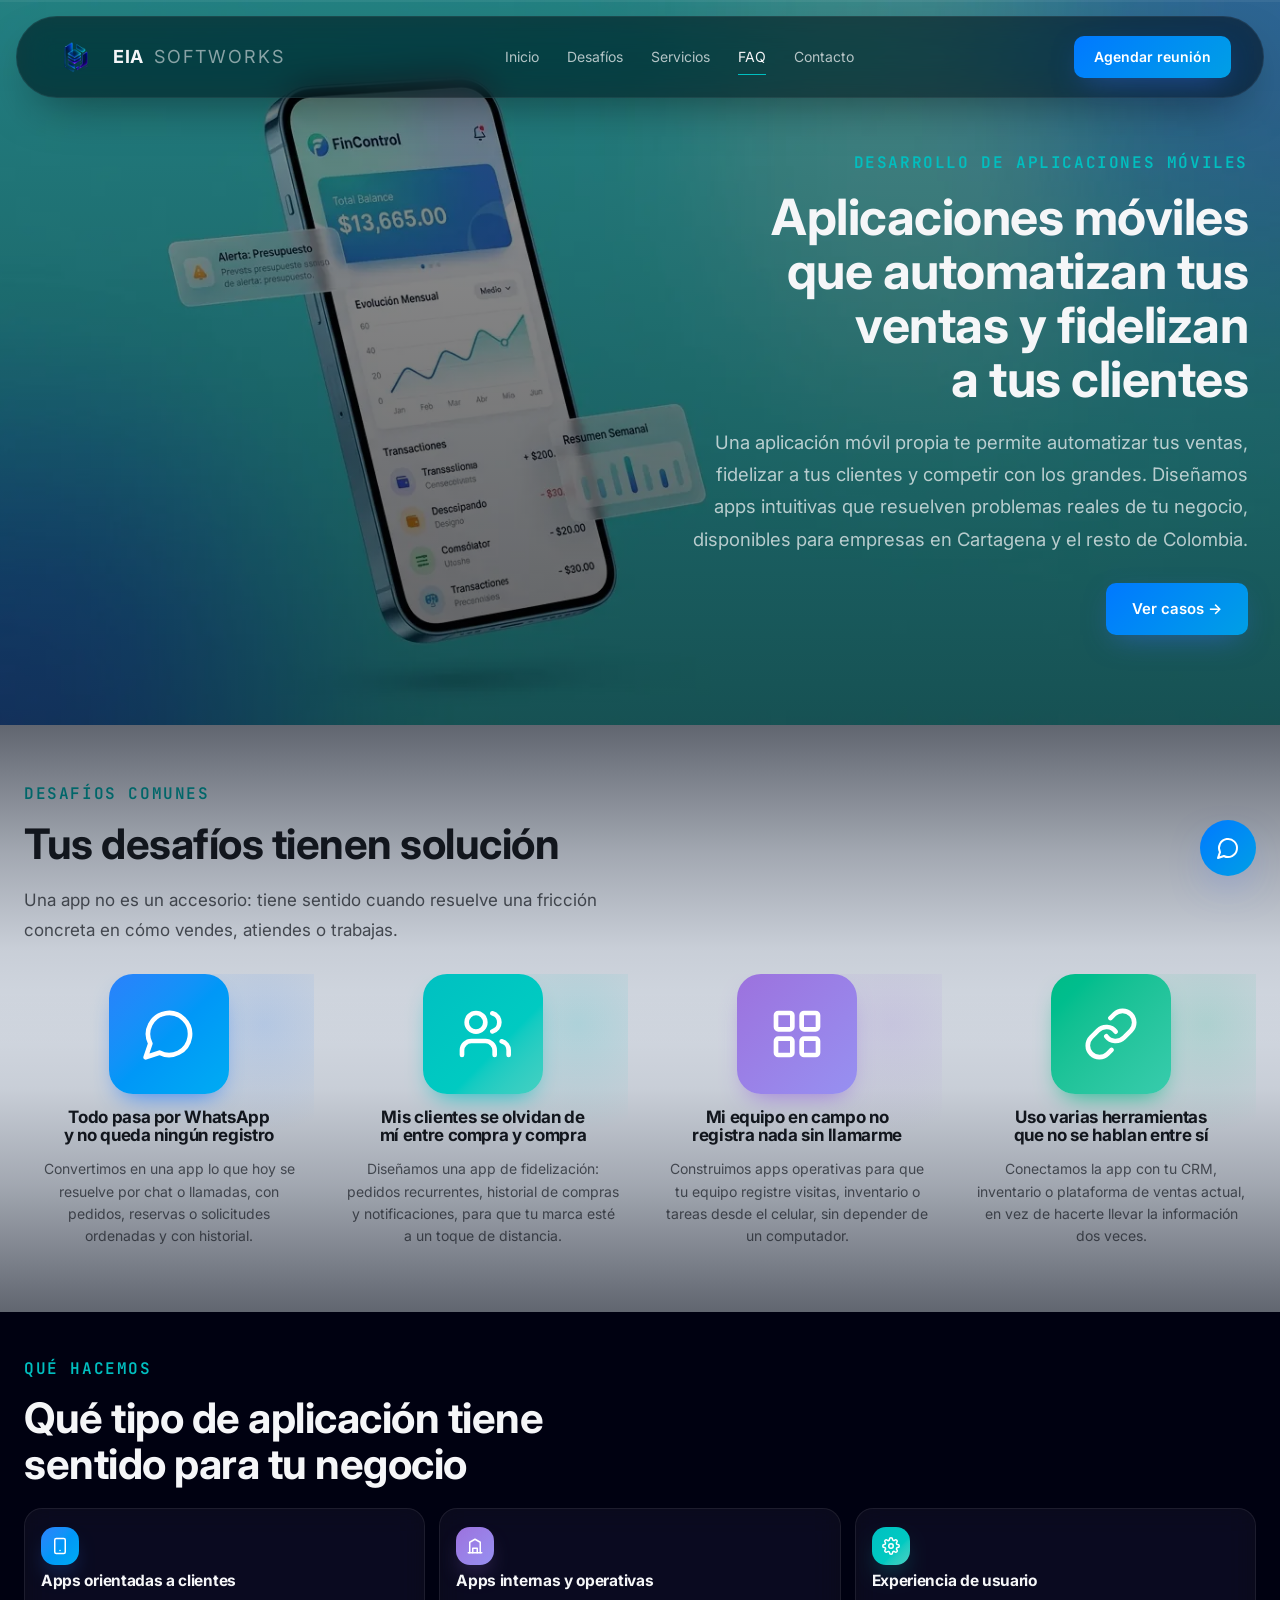
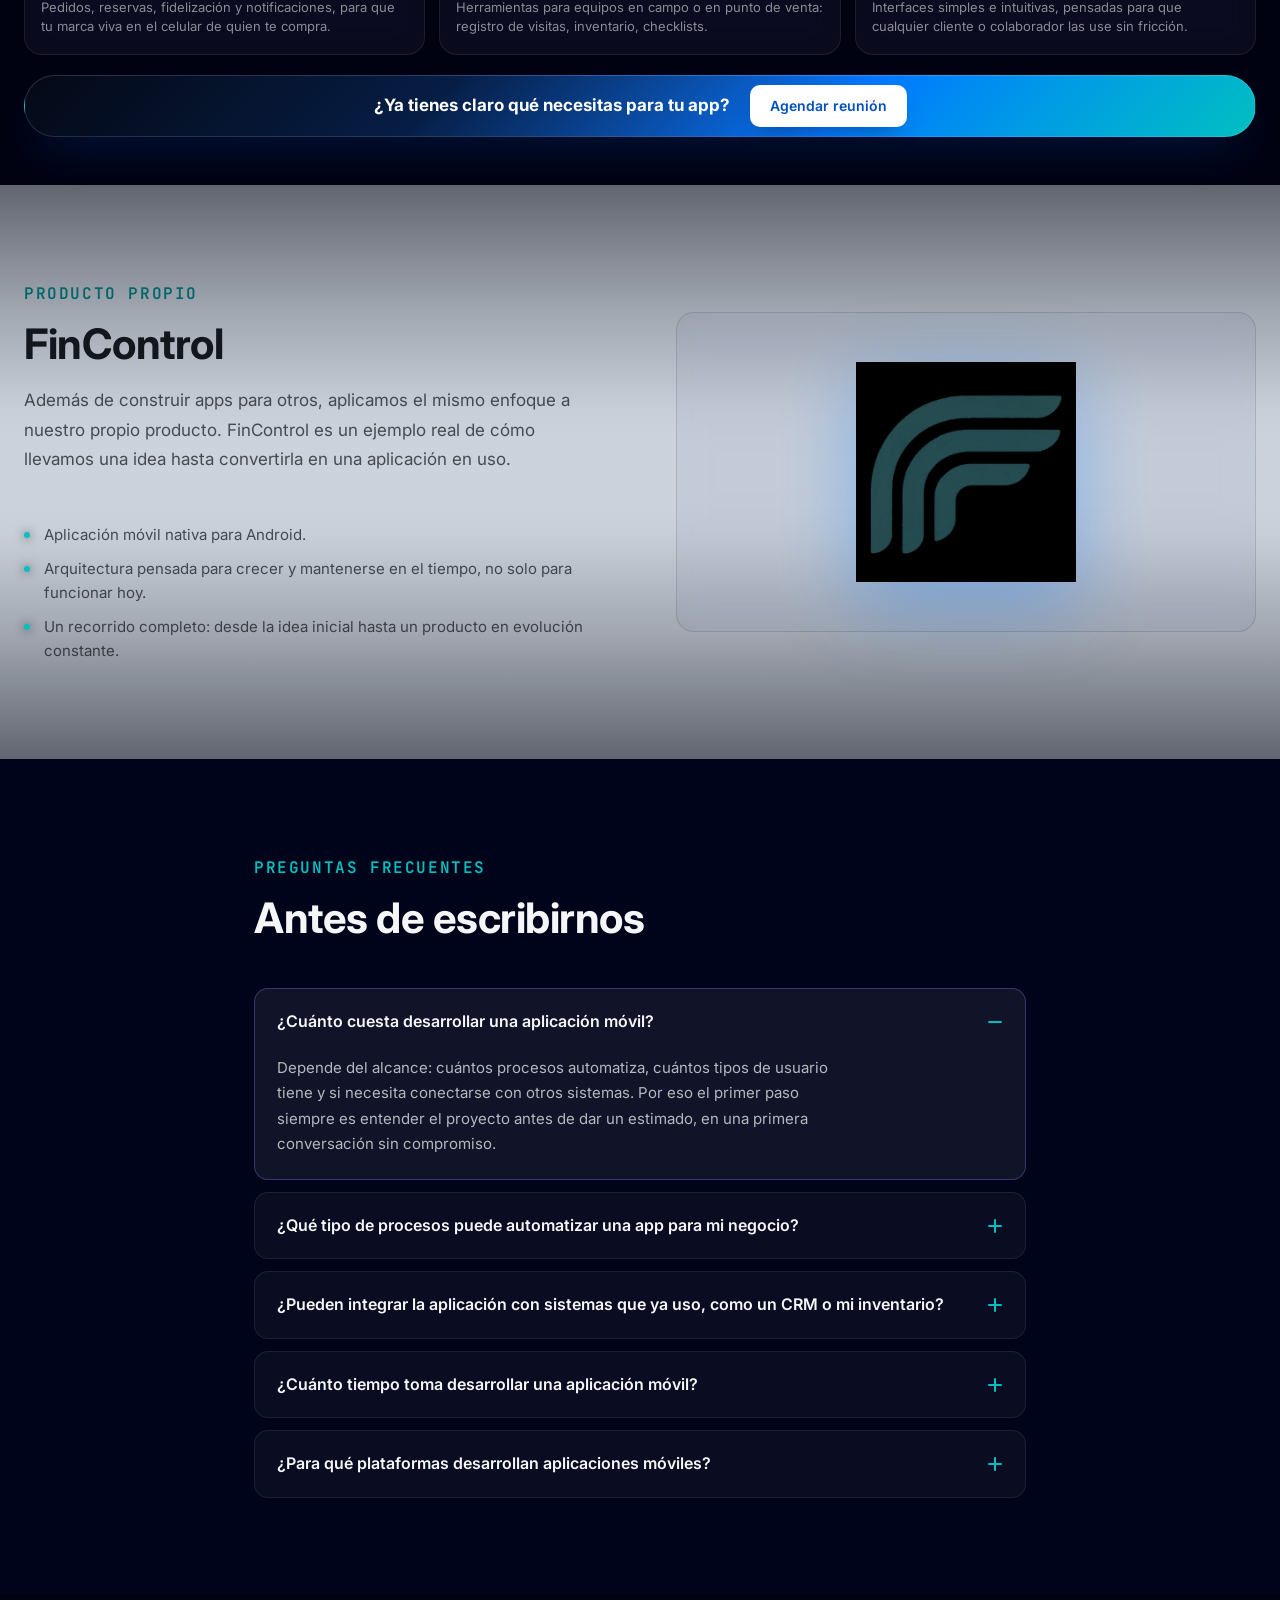
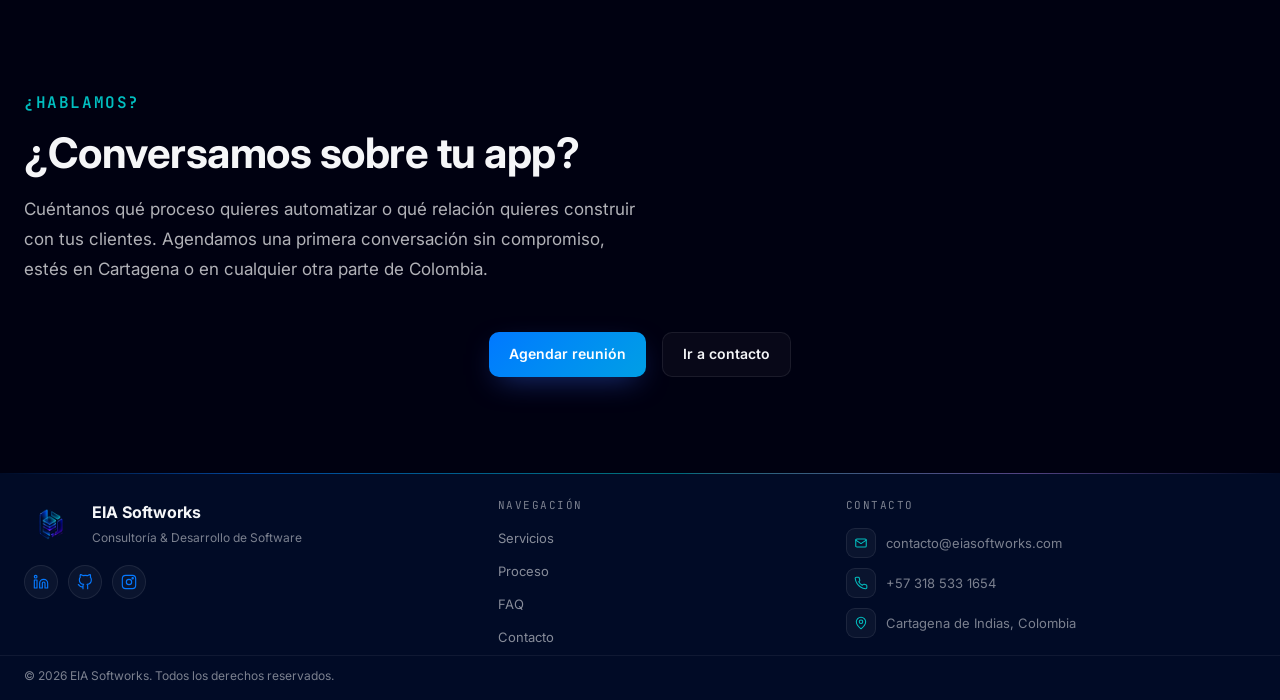
<file: aplicaciones-moviles/index.html>
<!doctype html>
<html lang="es">
<head>
<meta charset="utf-8">
<meta name="viewport" content="width=device-width, initial-scale=1">
<title>Desarrollo de Aplicaciones Móviles — EIA Softworks</title>
<meta name="description" content="Aplicaciones móviles a medida para automatizar ventas, fidelizar clientes y mejorar procesos internos. Desarrollo de apps en Cartagena y Colombia.">
<meta name="robots" content="index, follow">
<link rel="canonical" href="https://eiasoftworks.com/aplicaciones-moviles/">

<meta property="og:type" content="website">
<meta property="og:site_name" content="EIA Softworks">
<meta property="og:locale" content="es_CO">
<meta property="og:url" content="https://eiasoftworks.com/aplicaciones-moviles/">
<meta property="og:title" content="Desarrollo de Aplicaciones Móviles — EIA Softworks">
<meta property="og:description" content="Aplicaciones móviles a medida para automatizar ventas, fidelizar clientes y mejorar procesos internos. Desarrollo de apps en Cartagena y Colombia.">
<meta property="og:image" content="https://eiasoftworks.com/assets/logos/eia-mark.webp">
<meta property="og:image:width" content="256">
<meta property="og:image:height" content="256">

<meta name="twitter:card" content="summary">
<meta name="twitter:title" content="Desarrollo de Aplicaciones Móviles — EIA Softworks">
<meta name="twitter:description" content="Aplicaciones móviles a medida para automatizar ventas, fidelizar clientes y mejorar procesos internos. Desarrollo de apps en Cartagena y Colombia.">
<meta name="twitter:image" content="https://eiasoftworks.com/assets/logos/eia-mark.webp">

<link rel="preconnect" href="https://fonts.googleapis.com">
<link rel="preconnect" href="https://fonts.gstatic.com" crossorigin>
<link href="https://fonts.googleapis.com/css2?family=Inter:wght@300;400;500;600;700&family=JetBrains+Mono:wght@400;500;600&display=swap" rel="stylesheet">
<link rel="icon" type="image/png" sizes="32x32" href="../assets/logos/favicon-32.png">
<link rel="icon" type="image/png" sizes="16x16" href="../assets/logos/favicon-16.png">
<link rel="apple-touch-icon" sizes="180x180" href="../assets/logos/apple-touch-icon.png">
<link rel="stylesheet" href="../styles.css?v=20260903">

<script type="application/ld+json">
{
  "@context": "https://schema.org",
  "@graph": [
    {
      "@type": "Organization",
      "@id": "https://eiasoftworks.com/#organization",
      "name": "EIA Softworks",
      "url": "https://eiasoftworks.com/",
      "logo": "https://eiasoftworks.com/assets/logos/eia-mark.webp",
      "email": "contacto@eiasoftworks.com",
      "telephone": "+573185331654",
      "founder": { "@type": "Person", "name": "Evert Zambrano" },
      "address": {
        "@type": "PostalAddress",
        "addressLocality": "Cartagena de Indias",
        "addressCountry": "CO"
      },
      "areaServed": "CO",
      "contactPoint": [{
        "@type": "ContactPoint",
        "contactType": "customer service",
        "email": "contacto@eiasoftworks.com",
        "telephone": "+573185331654",
        "url": "https://eiasoftworks.com/contacto/",
        "areaServed": "CO",
        "availableLanguage": ["es"]
      }]
    },
    {
      "@type": "WebSite",
      "@id": "https://eiasoftworks.com/#website",
      "name": "EIA Softworks",
      "url": "https://eiasoftworks.com/",
      "inLanguage": "es",
      "publisher": { "@id": "https://eiasoftworks.com/#organization" }
    },
    {
      "@type": "WebPage",
      "@id": "https://eiasoftworks.com/aplicaciones-moviles/#webpage",
      "url": "https://eiasoftworks.com/aplicaciones-moviles/",
      "name": "Desarrollo de Aplicaciones Móviles — EIA Softworks",
      "description": "Aplicaciones móviles a medida para automatizar ventas, fidelizar clientes y mejorar procesos internos. Desarrollo de apps en Cartagena y Colombia.",
      "inLanguage": "es",
      "isPartOf": { "@id": "https://eiasoftworks.com/#website" },
      "about": { "@id": "https://eiasoftworks.com/#organization" },
      "mainEntity": { "@id": "https://eiasoftworks.com/aplicaciones-moviles/#service" },
      "breadcrumb": { "@id": "https://eiasoftworks.com/aplicaciones-moviles/#breadcrumb" }
    },
    {
      "@type": "Service",
      "@id": "https://eiasoftworks.com/aplicaciones-moviles/#service",
      "name": "Desarrollo de Aplicaciones Móviles",
      "url": "https://eiasoftworks.com/aplicaciones-moviles/",
      "description": "Aplicaciones móviles a medida para automatizar ventas, fidelizar clientes y mejorar procesos internos. Desarrollo de apps en Cartagena y Colombia.",
      "provider": { "@id": "https://eiasoftworks.com/#organization" },
      "areaServed": "CO"
    },
    {
      "@type": "BreadcrumbList",
      "@id": "https://eiasoftworks.com/aplicaciones-moviles/#breadcrumb",
      "itemListElement": [
        { "@type": "ListItem", "position": 1, "name": "Inicio", "item": "https://eiasoftworks.com/" },
        { "@type": "ListItem", "position": 2, "name": "Desarrollo de Aplicaciones Móviles", "item": "https://eiasoftworks.com/aplicaciones-moviles/" }
      ]
    },
    {
      "@type": "FAQPage",
      "@id": "https://eiasoftworks.com/aplicaciones-moviles/#faq",
      "mainEntity": [
        {
          "@type": "Question",
          "name": "¿Cuánto cuesta desarrollar una aplicación móvil?",
          "acceptedAnswer": { "@type": "Answer", "text": "Depende del alcance: cuántos procesos automatiza, cuántos tipos de usuario tiene y si necesita conectarse con otros sistemas. Por eso el primer paso siempre es entender el proyecto antes de dar un estimado, en una primera conversación sin compromiso." }
        },
        {
          "@type": "Question",
          "name": "¿Qué tipo de procesos puede automatizar una app para mi negocio?",
          "acceptedAnswer": { "@type": "Answer", "text": "Desde pedidos y reservas hasta registro de visitas, inventario en campo o seguimiento de tareas de un equipo operativo. El punto de partida siempre es identificar qué hoy se resuelve por WhatsApp, llamadas o papel, y que una app puede ordenar y automatizar." }
        },
        {
          "@type": "Question",
          "name": "¿Pueden integrar la aplicación con sistemas que ya uso, como un CRM o mi inventario?",
          "acceptedAnswer": { "@type": "Answer", "text": "Sí. Antes de proponer una app evaluamos qué herramientas ya usa tu negocio, para que se conecte con ellas en vez de duplicar información. Si la integración requiere lógica adicional de negocio, se evalúa junto con nuestro servicio de desarrollo de software a medida." }
        },
        {
          "@type": "Question",
          "name": "¿Cuánto tiempo toma desarrollar una aplicación móvil?",
          "acceptedAnswer": { "@type": "Answer", "text": "Depende del alcance: una app enfocada en un solo proceso toma menos tiempo que una con múltiples funciones y roles de usuario. Trabajamos por iteraciones para que puedas ver y validar avances reales durante todo el proceso, no solo al final." }
        },
        {
          "@type": "Question",
          "name": "¿Para qué plataformas desarrollan aplicaciones móviles?",
          "acceptedAnswer": { "@type": "Answer", "text": "Tenemos experiencia real desarrollando para Android —como FinControl, nuestra propia aplicación—. Evaluamos la plataforma más adecuada para cada proyecto según quién la va a usar, y lo conversamos abiertamente antes de definir el alcance." }
        }
      ]
    }
  ]
}
</script>

<!-- Google tag (gtag.js) -->
<script async src="https://www.googletagmanager.com/gtag/js?id=G-XJQSVD0RMP"></script>
<script>
  window.dataLayer = window.dataLayer || [];
  function gtag(){dataLayer.push(arguments);}
  gtag('js', new Date());

  gtag('config', 'G-XJQSVD0RMP');
</script>
</head>
<body>



<a class="skip-link" href="#main">Saltar al contenido</a>

<div class="scroll-progress" aria-hidden="true"><span data-scroll-progress></span></div>

<nav class="nav" data-nav>
  <a href="../index.html" class="nav-brand">
    <img src="../assets/logos/eia-mark.webp" alt="" aria-hidden="true" class="nav-mark" width="54" height="54">
    EIA <span class="nav-brand-sub">SOFTWORKS</span>
  </a>
  <div class="nav-links" data-nav-links>
    <a href="../index.html" class="nav-link">Inicio</a>
    <a href="#desafios" class="nav-link">Desafíos</a>
    <div class="nav-item-dropdown">
      <a href="#que-hacemos" class="nav-link" aria-haspopup="true" aria-expanded="false">Servicios</a>
      <ul class="nav-dropdown-menu" aria-label="Servicios">
        <li><a href="../desarrollo-web/index.html" class="nav-dropdown-link">Desarrollo Web</a></li>
        <li><a href="../aplicaciones-moviles/index.html" class="nav-dropdown-link">Desarrollo de Aplicaciones Móviles</a></li>
        <li><a href="../desarrollo-software-a-medida/index.html" class="nav-dropdown-link">Desarrollo de Software a Medida</a></li>
        <li><a href="../power-bi-dashboard/index.html" class="nav-dropdown-link">Integraciones y Dashboards de Datos</a></li>
        <li><a href="../software-entidades-publicas/index.html" class="nav-dropdown-link">Software para Entidades Públicas</a></li>
      </ul>
    </div>
    <a href="#faq-servicio" class="nav-link">FAQ</a>
    <a href="../contacto/index.html" class="nav-link">Contacto</a>
  </div>
  <div class="nav-actions">
    <button type="button" class="btn btn-solid nav-cta" data-open-modal data-gtag-event="cta_click" data-gtag-category="nav" data-gtag-label="Agendar reunión (nav)">Agendar reunión</button>
    <button type="button" class="nav-burger" data-nav-toggle aria-label="Abrir menú" aria-expanded="false">
      <span></span><span></span>
    </button>
  </div>
</nav>

<div class="nav-mobile" data-nav-mobile aria-hidden="true">
  <a href="../index.html" class="nav-mobile-link">Inicio</a>
  <a href="#desafios" class="nav-mobile-link">Desafíos</a>
  <a href="#que-hacemos" class="nav-mobile-link">Servicios</a>
  <a href="../desarrollo-web/index.html" class="nav-mobile-link nav-mobile-sublink">Desarrollo Web</a>
  <a href="../aplicaciones-moviles/index.html" class="nav-mobile-link nav-mobile-sublink">Desarrollo de Aplicaciones Móviles</a>
  <a href="../desarrollo-software-a-medida/index.html" class="nav-mobile-link nav-mobile-sublink">Desarrollo de Software a Medida</a>
  <a href="../power-bi-dashboard/index.html" class="nav-mobile-link nav-mobile-sublink">Integraciones y Dashboards de Datos</a>
  <a href="../software-entidades-publicas/index.html" class="nav-mobile-link nav-mobile-sublink">Software para Entidades Públicas</a>
  <a href="#faq-servicio" class="nav-mobile-link">FAQ</a>
  <a href="../index.html#sobre-mi" class="nav-mobile-link">Sobre mí</a>
  <a href="../contacto/index.html" class="nav-mobile-link">Contacto</a>
  <button type="button" class="btn btn-solid nav-mobile-cta" data-open-modal data-gtag-event="cta_click" data-gtag-category="nav" data-gtag-label="Agendar reunión (nav móvil)">Agendar reunión</button>
</div>


<main id="main">

  <!-- ============ HERO DEL SERVICIO ============ -->
  <section class="hero-photo" id="hero-servicio">
    <img class="hero-photo-img" src="../assets/img/hero-aplicaciones-moviles.webp" alt="" aria-hidden="true" width="1408" height="768" loading="eager" decoding="async">
    <div class="hero-photo-scrim" aria-hidden="true"></div>
    <div class="container">
      <div class="hero-photo-content">
        <p class="eyebrow" data-reveal>Desarrollo de Aplicaciones Móviles</p>
        <h1 class="h2" data-reveal data-reveal-delay="1">Aplicaciones móviles que automatizan tus ventas y fidelizan a tus clientes</h1>
        <p class="p-lead" data-reveal data-reveal-delay="2">Una aplicación móvil propia te permite automatizar tus ventas, fidelizar a tus clientes y competir con los grandes. Diseñamos apps intuitivas que resuelven problemas reales de tu negocio, disponibles para empresas en Cartagena y el resto de Colombia.</p>
        <div class="hero-photo-actions" data-reveal data-reveal-delay="3">
          <a href="#desafios" class="btn btn-solid" data-gtag-event="cta_click" data-gtag-category="hero-servicio" data-gtag-label="Ver casos (apps móviles)">Ver casos →</a>
        </div>
      </div>
    </div>
  </section>

  <!-- ============ DESAFÍOS COMUNES ============ -->
  <section class="section section-light" id="desafios" data-screen-label="Desafíos">
    <div class="container">
      <div class="section-head" data-reveal>
        <p class="eyebrow">Desafíos comunes</p>
        <h2 class="h2">Tus desafíos tienen solución</h2>
        <p class="p-lead">Una app no es un accesorio: tiene sentido cuando resuelve una fricción concreta en cómo vendes, atiendes o trabajas.</p>
      </div>
      <div class="card-grid card-grid-4x1 challenge-grid">
        <article class="svc-card svc-feature-card challenge-card" style="--c1:oklch(62% 0.2 258);--c2:oklch(70% 0.16 235)" data-reveal>
          <div class="svc-icon" aria-hidden="true">
            <svg viewBox="0 0 24 24" fill="none" stroke="currentColor" stroke-width="2" stroke-linecap="round" stroke-linejoin="round"><path d="M7.9 20A9 9 0 1 0 4 16.1L2 22Z"/></svg>
          </div>
          <h3>Todo pasa por WhatsApp y no queda ningún registro</h3>
          <p>Convertimos en una app lo que hoy se resuelve por chat o llamadas, con pedidos, reservas o solicitudes ordenadas y con historial.</p>
        </article>
        <article class="svc-card svc-feature-card challenge-card" style="--c1:oklch(72% 0.15 195);--c2:oklch(78% 0.12 185)" data-reveal data-reveal-delay="1">
          <div class="svc-icon" aria-hidden="true">
            <svg viewBox="0 0 24 24" fill="none" stroke="currentColor" stroke-width="2" stroke-linecap="round" stroke-linejoin="round"><path d="M17 21v-2a4 4 0 0 0-4-4H7a4 4 0 0 0-4 4v2"/><circle cx="9" cy="7" r="4"/><path d="M23 21v-2a4 4 0 0 0-3-3.87"/><path d="M16 3.13a4 4 0 0 1 0 7.75"/></svg>
          </div>
          <h3>Mis clientes se olvidan de mí entre compra y compra</h3>
          <p>Diseñamos una app de fidelización: pedidos recurrentes, historial de compras y notificaciones, para que tu marca esté a un toque de distancia.</p>
        </article>
        <article class="svc-card svc-feature-card challenge-card" style="--c1:oklch(64% 0.16 300);--c2:oklch(70% 0.14 285)" data-reveal>
          <div class="svc-icon" aria-hidden="true">
            <svg viewBox="0 0 24 24" fill="none" stroke="currentColor" stroke-width="2" stroke-linecap="round" stroke-linejoin="round"><rect x="3" y="3" width="7" height="7" rx="1"/><rect x="14" y="3" width="7" height="7" rx="1"/><rect x="3" y="14" width="7" height="7" rx="1"/><rect x="14" y="14" width="7" height="7" rx="1"/></svg>
          </div>
          <h3>Mi equipo en campo no registra nada sin llamarme</h3>
          <p>Construimos apps operativas para que tu equipo registre visitas, inventario o tareas desde el celular, sin depender de un computador.</p>
        </article>
        <article class="svc-card svc-feature-card challenge-card" style="--c1:oklch(70% 0.15 165);--c2:oklch(76% 0.13 175)" data-reveal data-reveal-delay="1">
          <div class="svc-icon" aria-hidden="true">
            <svg viewBox="0 0 24 24" fill="none" stroke="currentColor" stroke-width="2" stroke-linecap="round" stroke-linejoin="round"><path d="M10 13a5 5 0 0 0 7.54.54l3-3a5 5 0 0 0-7.07-7.07l-1.72 1.71"/><path d="M14 11a5 5 0 0 0-7.54-.54l-3 3a5 5 0 0 0 7.07 7.07l1.71-1.71"/></svg>
          </div>
          <h3>Uso varias herramientas que no se hablan entre sí</h3>
          <p>Conectamos la app con tu CRM, inventario o plataforma de ventas actual, en vez de hacerte llevar la información dos veces.</p>
        </article>
      </div>
    </div>
  </section>

  <!-- ============ QUÉ HACEMOS ============ -->
  <section class="section" id="que-hacemos" data-screen-label="Qué hacemos">
    <div class="container">
      <div class="section-head" data-reveal>
        <p class="eyebrow">Qué hacemos</p>
        <h2 class="h2">Qué tipo de aplicación tiene sentido para tu negocio</h2>
      </div>
      <div class="card-grid">
        <article class="glass-card svc-card has-tilt has-halo" style="--c1:oklch(62% 0.2 258);--c2:oklch(70% 0.16 235)" data-reveal>
          <div class="svc-icon" aria-hidden="true">
            <svg viewBox="0 0 24 24" fill="none" stroke="currentColor" stroke-width="2" stroke-linecap="round" stroke-linejoin="round"><rect x="5" y="2" width="14" height="20" rx="2"/><line x1="12" y1="18" x2="12.01" y2="18"/></svg>
          </div>
          <h3>Apps orientadas a clientes</h3>
          <p>Pedidos, reservas, fidelización y notificaciones, para que tu marca viva en el celular de quien te compra.</p>
        </article>
        <article class="glass-card svc-card has-tilt has-halo" style="--c1:oklch(64% 0.16 300);--c2:oklch(70% 0.14 285)" data-reveal data-reveal-delay="1">
          <div class="svc-icon" aria-hidden="true">
            <svg viewBox="0 0 24 24" fill="none" stroke="currentColor" stroke-width="2" stroke-linecap="round" stroke-linejoin="round"><path d="M3 21h18"/><path d="M5 21V7l7-4 7 4v14"/><path d="M9 21v-6h6v6"/></svg>
          </div>
          <h3>Apps internas y operativas</h3>
          <p>Herramientas para equipos en campo o en punto de venta: registro de visitas, inventario, checklists.</p>
        </article>
        <article class="glass-card svc-card has-tilt has-halo" style="--c1:oklch(72% 0.15 195);--c2:oklch(78% 0.12 185)" data-reveal>
          <div class="svc-icon" aria-hidden="true">
            <svg viewBox="0 0 24 24" fill="none" stroke="currentColor" stroke-width="2" stroke-linecap="round" stroke-linejoin="round"><circle cx="12" cy="12" r="3"/><path d="M19.4 15a1.65 1.65 0 0 0 .33 1.82l.06.06a2 2 0 1 1-2.83 2.83l-.06-.06a1.65 1.65 0 0 0-1.82-.33 1.65 1.65 0 0 0-1 1.51V21a2 2 0 0 1-4 0v-.09A1.65 1.65 0 0 0 9 19.4a1.65 1.65 0 0 0-1.82.33l-.06.06a2 2 0 1 1-2.83-2.83l.06-.06a1.65 1.65 0 0 0 .33-1.82 1.65 1.65 0 0 0-1.51-1H3a2 2 0 0 1 0-4h.09A1.65 1.65 0 0 0 4.6 9a1.65 1.65 0 0 0-.33-1.82l-.06-.06a2 2 0 1 1 2.83-2.83l.06.06a1.65 1.65 0 0 0 1.82.33H9a1.65 1.65 0 0 0 1-1.51V3a2 2 0 0 1 4 0v.09a1.65 1.65 0 0 0 1 1.51 1.65 1.65 0 0 0 1.82-.33l.06-.06a2 2 0 1 1 2.83 2.83l-.06.06a1.65 1.65 0 0 0-.33 1.82V9a1.65 1.65 0 0 0 1.51 1H21a2 2 0 0 1 0 4h-.09a1.65 1.65 0 0 0-1.51 1z"/></svg>
          </div>
          <h3>Experiencia de usuario</h3>
          <p>Interfaces simples e intuitivas, pensadas para que cualquier cliente o colaborador las use sin fricción.</p>
        </article>
      </div>
      <div class="section-inline-cta section-inline-cta-capsule" data-reveal>
        <p>¿Ya tienes claro qué necesitas para tu app?</p>
        <button type="button" class="btn btn-solid" data-open-modal data-gtag-event="cta_click" data-gtag-category="que-hacemos" data-gtag-label="Agendar reunión (apps móviles)">Agendar reunión</button>
      </div>
    </div>
  </section>

  <!-- ============ PRODUCTO PROPIO EIA: FINCONTROL ============ -->
  <section class="section section-light" id="fincontrol" data-screen-label="Producto propio">
    <div class="container split">
      <div class="split-text-col">
        <div class="section-head" data-reveal>
          <p class="eyebrow">Producto propio</p>
          <h2 class="h2">FinControl</h2>
          <p class="p-lead">Además de construir apps para otros, aplicamos el mismo enfoque a nuestro propio producto. FinControl es un ejemplo real de cómo llevamos una idea hasta convertirla en una aplicación en uso.</p>
        </div>
        <ul class="about-specialty-list" data-reveal data-reveal-delay="1">
          <li>Aplicación móvil nativa para Android.</li>
          <li>Arquitectura pensada para crecer y mantenerse en el tiempo, no solo para funcionar hoy.</li>
          <li>Un recorrido completo: desde la idea inicial hasta un producto en evolución constante.</li>
        </ul>
      </div>
      <div class="split-figure" data-reveal data-reveal-delay="1" data-reveal-x="right">
        <div class="glass-card has-tilt has-halo fincontrol-icon-card" style="--c1:oklch(60% 0.22 258);--c2:oklch(64% 0.16 300)">
          <img class="fincontrol-mark" src="../assets/logos/fincontrol-mark.webp" alt="Ícono de FinControl, aplicación móvil propia de EIA Softworks" width="500" height="500" loading="lazy" decoding="async">
        </div>
      </div>
    </div>
  </section>

  <!-- ============ FAQ ============ -->
  <section class="section section-faq section-tone-2" id="faq-servicio" data-screen-label="Preguntas frecuentes">
    <div class="container faq-wrap">
      <div class="section-head" data-reveal>
        <p class="eyebrow">Preguntas frecuentes</p>
        <h2 class="h2">Antes de escribirnos</h2>
      </div>
      <div class="faq-list">
        <details class="faq-item" data-reveal open>
          <summary>¿Cuánto cuesta desarrollar una aplicación móvil?<span class="faq-mark" aria-hidden="true"></span></summary>
          <p>Depende del alcance: cuántos procesos automatiza, cuántos tipos de usuario tiene y si necesita conectarse con otros sistemas. Por eso el primer paso siempre es entender el proyecto antes de dar un estimado, en una primera conversación sin compromiso.</p>
        </details>
        <details class="faq-item" data-reveal data-reveal-delay="1">
          <summary>¿Qué tipo de procesos puede automatizar una app para mi negocio?<span class="faq-mark" aria-hidden="true"></span></summary>
          <p>Desde pedidos y reservas hasta registro de visitas, inventario en campo o seguimiento de tareas de un equipo operativo. El punto de partida siempre es identificar qué hoy se resuelve por WhatsApp, llamadas o papel, y que una app puede ordenar y automatizar.</p>
        </details>
        <details class="faq-item" data-reveal data-reveal-delay="2">
          <summary>¿Pueden integrar la aplicación con sistemas que ya uso, como un CRM o mi inventario?<span class="faq-mark" aria-hidden="true"></span></summary>
          <p>Sí. Antes de proponer una app evaluamos qué herramientas ya usa tu negocio, para que se conecte con ellas en vez de duplicar información. Si la integración requiere lógica adicional de negocio, se evalúa junto con nuestro servicio de desarrollo de software a medida.</p>
        </details>
        <details class="faq-item" data-reveal data-reveal-delay="3">
          <summary>¿Cuánto tiempo toma desarrollar una aplicación móvil?<span class="faq-mark" aria-hidden="true"></span></summary>
          <p>Depende del alcance: una app enfocada en un solo proceso toma menos tiempo que una con múltiples funciones y roles de usuario. Trabajamos por iteraciones para que puedas ver y validar avances reales durante todo el proceso, no solo al final.</p>
        </details>
        <details class="faq-item" data-reveal data-reveal-delay="4">
          <summary>¿Para qué plataformas desarrollan aplicaciones móviles?<span class="faq-mark" aria-hidden="true"></span></summary>
          <p>Tenemos experiencia real desarrollando para Android —como FinControl, nuestra propia aplicación—. Evaluamos la plataforma más adecuada para cada proyecto según quién la va a usar, y lo conversamos abiertamente antes de definir el alcance.</p>
        </details>
      </div>
    </div>
  </section>

  <!-- ============ CTA FINAL ============ -->
  <section class="section" id="cta-servicio" data-screen-label="Contacto">
    <div class="container">
      <div class="section-head" data-reveal>
        <p class="eyebrow">¿Hablamos?</p>
        <h2 class="h2">¿Conversamos sobre tu app?</h2>
        <p class="p-lead">Cuéntanos qué proceso quieres automatizar o qué relación quieres construir con tus clientes. Agendamos una primera conversación sin compromiso, estés en Cartagena o en cualquier otra parte de Colombia.</p>
      </div>
      <div class="hero-actions" data-reveal data-reveal-delay="1">
        <button type="button" class="btn btn-solid" data-open-modal data-subject="Quiero conocer más sobre desarrollo de apps móviles" data-gtag-event="cta_click" data-gtag-category="cta-servicio" data-gtag-label="Agendar reunión (apps móviles)">Agendar reunión</button>
        <a href="../contacto/index.html" class="btn btn-ghost" data-gtag-event="cta_click" data-gtag-category="cta-servicio" data-gtag-label="Ir a contacto (apps móviles)">Ir a contacto</a>
      </div>
    </div>
  </section>

</main>



<footer class="footer">
  <div class="container footer-inner">
    <div class="footer-col footer-col-brand">
      <div class="footer-brand">
        <img src="../assets/logos/eia-mark.webp" alt="" aria-hidden="true" class="footer-mark" width="54" height="54" loading="lazy" decoding="async">
        <div>
          <p class="footer-brand-name">EIA Softworks</p>
          <p class="footer-brand-sub">Consultoría &amp; Desarrollo de Software</p>
        </div>
      </div>
      <div class="footer-social" aria-hidden="true">
        <span class="footer-social-link" title="LinkedIn (próximamente)"><svg viewBox="0 0 24 24" fill="none" stroke="currentColor" stroke-width="1.7" stroke-linecap="round" stroke-linejoin="round"><path d="M16 8a6 6 0 0 1 6 6v7h-4v-7a2 2 0 0 0-2-2 2 2 0 0 0-2 2v7h-4v-7a6 6 0 0 1 6-6z"></path><rect x="2" y="9" width="4" height="12"></rect><circle cx="4" cy="4" r="2"></circle></svg></span>
        <span class="footer-social-link" title="GitHub (próximamente)"><svg viewBox="0 0 24 24" fill="none" stroke="currentColor" stroke-width="1.7" stroke-linecap="round" stroke-linejoin="round"><path d="M9 19c-5 1.5-5-2.5-7-3m14 6v-3.87a3.37 3.37 0 0 0-.94-2.61c3.14-.35 6.44-1.54 6.44-7A5.44 5.44 0 0 0 20 4.77 5.07 5.07 0 0 0 19.91 1S18.73.65 16 2.48a13.38 13.38 0 0 0-7 0C6.27.65 5.09 1 5.09 1A5.07 5.07 0 0 0 5 4.77a5.44 5.44 0 0 0-1.5 3.78c0 5.42 3.3 6.61 6.44 7A3.37 3.37 0 0 0 9 18.13V22"></path></svg></span>
        <span class="footer-social-link" title="Instagram (próximamente)"><svg viewBox="0 0 24 24" fill="none" stroke="currentColor" stroke-width="1.7" stroke-linecap="round" stroke-linejoin="round"><rect x="2" y="2" width="20" height="20" rx="5"></rect><circle cx="12" cy="12" r="4"></circle><circle cx="17.5" cy="6.5" r="1"></circle></svg></span>
      </div>
    </div>
    <div class="footer-col">
      <p class="footer-col-title">Navegación</p>
      <nav class="footer-nav" aria-label="Navegación rápida">
        <a href="../index.html#servicios">Servicios</a>
        <a href="../index.html#proceso">Proceso</a>
        <a href="../index.html#faq">FAQ</a>
        <a href="../contacto/index.html">Contacto</a>
      </nav>
    </div>
    <div class="footer-col">
      <p class="footer-col-title">Contacto</p>
      <div class="footer-right">
        <button type="button" class="footer-contact-item" data-open-modal>
          <span class="footer-icon" aria-hidden="true"><svg viewBox="0 0 24 24" fill="none" stroke="currentColor" stroke-width="1.8" stroke-linecap="round" stroke-linejoin="round"><rect x="3" y="5" width="18" height="14" rx="2"></rect><path d="m3 7 9 6 9-6"></path></svg></span>
          contacto@eiasoftworks.com
        </button>
        <a href="tel:+573185331654" class="footer-contact-item">
          <span class="footer-icon" aria-hidden="true"><svg viewBox="0 0 24 24" fill="none" stroke="currentColor" stroke-width="1.8" stroke-linecap="round" stroke-linejoin="round"><path d="M22 16.92v3a2 2 0 0 1-2.18 2 19.79 19.79 0 0 1-8.63-3.07 19.5 19.5 0 0 1-6-6 19.79 19.79 0 0 1-3.07-8.67A2 2 0 0 1 4.11 2h3a2 2 0 0 1 2 1.72c.13.96.36 1.9.7 2.81a2 2 0 0 1-.45 2.11L8.09 9.91a16 16 0 0 0 6 6l1.27-1.27a2 2 0 0 1 2.11-.45c.91.34 1.85.57 2.81.7A2 2 0 0 1 22 16.92Z"></path></svg></span>
          +57 318 533 1654
        </a>
        <span class="footer-contact-item">
          <span class="footer-icon" aria-hidden="true"><svg viewBox="0 0 24 24" fill="none" stroke="currentColor" stroke-width="1.8" stroke-linecap="round" stroke-linejoin="round"><path d="M20 10c0 6-8 12-8 12s-8-6-8-12a8 8 0 0 1 16 0Z"></path><circle cx="12" cy="10" r="3"></circle></svg></span>
          Cartagena de Indias, Colombia
        </span>
      </div>
    </div>
  </div>
  <div class="container footer-bottom">
    <p>© 2026 EIA Softworks. Todos los derechos reservados.</p>
  </div>
</footer>

<div class="fab" data-fab hidden>
  <div class="fab-panel" id="fab-panel" data-fab-panel aria-hidden="true">
    <p class="fab-panel-title" id="fab-panel-title">¿Cómo prefieres hablar con nosotros?</p>
    <button type="button" class="fab-option" data-fab-close data-open-modal data-gtag-event="cta_click" data-gtag-category="fab" data-gtag-label="Agendar una reunión">
      <span class="fab-option-icon" aria-hidden="true">
        <svg viewBox="0 0 24 24" fill="none" stroke="currentColor" stroke-width="2" stroke-linecap="round" stroke-linejoin="round"><path d="M8 2v4"/><path d="M16 2v4"/><rect width="18" height="18" x="3" y="4" rx="2"/><path d="M3 10h18"/></svg>
      </span>
      <span>Agendar una reunión</span>
    </button>
    <a href="https://wa.me/573185331654?text=Hola%2C%20quiero%20conocer%20c%C3%B3mo%20EIA%20Softworks%20podr%C3%ADa%20ayudarme%20con%20un%20proyecto." target="_blank" rel="noopener" class="fab-option" data-fab-close data-gtag-event="whatsapp_click" data-gtag-category="fab" data-gtag-label="Escribir por WhatsApp">
      <span class="fab-option-icon" aria-hidden="true">
        <svg viewBox="0 0 24 24" fill="none" stroke="currentColor" stroke-width="2" stroke-linecap="round" stroke-linejoin="round"><path d="M7.9 20A9 9 0 1 0 4 16.1L2 22Z"/></svg>
      </span>
      <span>Escribir por WhatsApp</span>
    </a>
  </div>
  <button type="button" class="fab-button" data-fab-toggle aria-expanded="false" aria-controls="fab-panel" aria-label="Abrir opciones de contacto">
    <svg class="fab-icon-open" viewBox="0 0 24 24" fill="none" stroke="currentColor" stroke-width="2" stroke-linecap="round" stroke-linejoin="round" aria-hidden="true"><path d="M7.9 20A9 9 0 1 0 4 16.1L2 22Z"/></svg>
    <svg class="fab-icon-close" viewBox="0 0 24 24" fill="none" stroke="currentColor" stroke-width="2" stroke-linecap="round" stroke-linejoin="round" aria-hidden="true"><path d="M18 6 6 18"/><path d="m6 6 12 12"/></svg>
  </button>
</div>

<div class="modal" data-modal="agenda" aria-hidden="true">
  <div class="modal-backdrop" data-modal-close aria-hidden="true"></div>
  <div class="modal-panel glass-card contact-card" role="dialog" aria-modal="true" aria-labelledby="modal-title">
    <button type="button" class="modal-close" data-modal-close aria-label="Cerrar">
      <svg viewBox="0 0 24 24" fill="none" stroke="currentColor" stroke-width="2" stroke-linecap="round" stroke-linejoin="round" aria-hidden="true"><path d="M18 6 6 18"/><path d="m6 6 12 12"/></svg>
    </button>
    <p class="eyebrow">Agenda una reunión</p>
    <h3 id="modal-title" class="modal-title">Cuéntanos brevemente sobre tu proyecto</h3>
    <p class="modal-lead">Te contactaremos para coordinar el mejor horario.</p>

    <form class="cta-form" data-contact-form novalidate>
      <input type="hidden" name="subject" value="Solicitud de reunión">
      <div class="field">
        <label for="m-name"><span class="required-mark" aria-hidden="true">*</span> Nombre completo</label>
        <input id="m-name" name="name" type="text" required placeholder="Tu nombre">
      </div>
      <div class="field">
        <label for="m-email"><span class="required-mark" aria-hidden="true">*</span> Correo</label>
        <input id="m-email" name="email" type="email" required placeholder="tucorreo@empresa.com">
      </div>
      <div class="field">
        <label for="m-phone"><span class="required-mark" aria-hidden="true">*</span> Teléfono</label>
        <input id="m-phone" name="phone" type="tel" required inputmode="tel" pattern="[0-9+\s\-]{7,20}" title="Solo números (puede incluir +, espacios o guiones)" placeholder="+57 300 123 4567">
      </div>
      <div class="field">
        <label for="m-company">Empresa <span class="field-optional">(opcional)</span></label>
        <input id="m-company" name="company" type="text" placeholder="Nombre de tu empresa">
      </div>
      <div class="field">
        <label for="m-msg"><span class="required-mark" aria-hidden="true">*</span> Mensaje</label>
        <textarea id="m-msg" name="message" required placeholder="Cuéntanos brevemente qué necesitas y nos pondremos en contacto contigo para explorar la mejor solución para tu organización."></textarea>
      </div>
      <div class="field field-consent">
        <div class="consent-row">
          <input id="m-consent" name="consent" type="checkbox" required>
          <label for="m-consent">He leído y acepto la <button type="button" class="link-inline" data-open-modal="policy">Política de Tratamiento de Datos Personales</button> y autorizo a EIA Softworks para tratar mis datos personales conforme a la Ley 1581 de 2012, el Decreto 1074 de 2015 y demás normas aplicables en Colombia.</label>
        </div>
      </div>
      <button type="submit" class="btn btn-solid cta-submit" disabled>
        <span class="cta-form-label">Solicitar reunión</span>
        <span class="cta-form-spinner" aria-hidden="true"></span>
      </button>
      <p class="cta-form-error" data-contact-error role="alert" hidden>No pudimos enviar tu solicitud. Intenta de nuevo o escríbenos a contacto@eiasoftworks.com.</p>
    </form>
    <div class="cta-success" data-contact-success role="status" data-success-message="hemos recibido tu mensaje, te contactaremos para coordinar el mejor horario y conversar sobre tu proyecto." aria-hidden="true">
      <h3>Solicitud enviada.</h3>
      <p data-contact-success-msg></p>
      <p class="cta-success-note">Te escribiremos en breve.</p>
    </div>
  </div>
</div>

<div class="modal" data-modal="policy" aria-hidden="true">
  <div class="modal-backdrop" data-modal-close aria-hidden="true"></div>
  <div class="modal-panel modal-panel-wide glass-card policy-panel" role="dialog" aria-modal="true" aria-labelledby="policy-modal-title">
    <button type="button" class="modal-close" data-modal-close aria-label="Cerrar">
      <svg viewBox="0 0 24 24" fill="none" stroke="currentColor" stroke-width="2" stroke-linecap="round" stroke-linejoin="round" aria-hidden="true"><path d="M18 6 6 18"/><path d="m6 6 12 12"/></svg>
    </button>
    <h3 id="policy-modal-title" class="modal-title">Política de Tratamiento de Datos Personales</h3>
    <p class="modal-lead">Última actualización: Julio de 2026</p>
    <div class="policy-body">
      <h4>1. Responsable del tratamiento</h4>
      <p>EIA Softworks es responsable del tratamiento de los datos personales suministrados por los usuarios a través de este sitio web.</p>
      <p>El tratamiento de la información se realizará de conformidad con lo dispuesto en la Ley 1581 de 2012, el Decreto 1074 de 2015 y las demás normas que regulan la protección de datos personales en Colombia.</p>

      <h4>2. Información que recopilamos</h4>
      <p>Podemos recopilar la siguiente información cuando el usuario diligencia nuestros formularios de contacto o solicita información sobre nuestros servicios:</p>
      <ul>
        <li>Nombre completo</li>
        <li>Correo electrónico</li>
        <li>Número de teléfono</li>
        <li>Empresa (opcional)</li>
        <li>Información suministrada en el mensaje o descripción del proyecto</li>
      </ul>
      <p>Solo solicitamos la información estrictamente necesaria para atender cada solicitud.</p>

      <h4>3. Cookies y herramientas de analítica web</h4>
      <p>Este sitio utiliza Google Analytics para analizar, de forma agregada y anónima, cómo los visitantes navegan por sus páginas (por ejemplo, secciones visitadas o tiempo de permanencia). Esta herramienta emplea cookies de seguimiento que se activan durante la navegación por el sitio en general, no únicamente al diligenciar un formulario.</p>
      <p>La información recopilada mediante estas cookies es de carácter estadístico y no identifica personalmente al usuario. El titular puede configurar su navegador para bloquear o eliminar estas cookies en cualquier momento, sin que ello afecte la disponibilidad del sitio.</p>

      <h4>4. Finalidad del tratamiento</h4>
      <p>Los datos personales serán utilizados exclusivamente para:</p>
      <ul>
        <li>Atender solicitudes de información.</li>
        <li>Responder consultas realizadas a través del sitio web.</li>
        <li>Agendar reuniones o demostraciones.</li>
        <li>Elaborar propuestas comerciales cuando sean solicitadas.</li>
        <li>Mantener comunicación relacionada con los servicios ofrecidos por EIA Softworks.</li>
        <li>Realizar seguimiento a solicitudes previamente realizadas por el usuario.</li>
      </ul>
      <p>En ningún caso la información será utilizada para fines diferentes sin la autorización del titular.</p>

      <h4>5. Protección de la información</h4>
      <p>EIA Softworks adopta medidas técnicas, administrativas y organizacionales razonables para proteger la información suministrada, procurando evitar su pérdida, alteración, acceso no autorizado, uso indebido o divulgación.</p>
      <p>Si bien ningún sistema es completamente infalible, trabajamos bajo buenas prácticas de seguridad para proteger la información de nuestros usuarios.</p>

      <h4>6. Compartir información</h4>
      <p>EIA Softworks no vende, comercializa ni cede datos personales a terceros.</p>
      <p>La información únicamente podrá ser compartida cuando:</p>
      <ul>
        <li>Exista autorización expresa del titular.</li>
        <li>Sea necesario para la prestación del servicio solicitado.</li>
        <li>Exista obligación legal o requerimiento de una autoridad competente.</li>
      </ul>

      <h4>7. Derechos del titular</h4>
      <p>De acuerdo con la Ley 1581 de 2012, el titular de los datos personales podrá en cualquier momento:</p>
      <ul>
        <li>Conocer los datos personales que reposan en nuestras bases de datos.</li>
        <li>Solicitar la actualización o corrección de la información.</li>
        <li>Solicitar la supresión de sus datos cuando sea procedente.</li>
        <li>Revocar la autorización otorgada para el tratamiento de sus datos.</li>
        <li>Presentar consultas o reclamos relacionados con el tratamiento de su información.</li>
      </ul>

      <h4>8. Autorización</h4>
      <p>Al enviar el formulario de contacto y aceptar la presente política, el usuario autoriza de manera previa, expresa e informada a EIA Softworks para realizar el tratamiento de sus datos personales conforme a las finalidades aquí descritas y de acuerdo con la legislación colombiana vigente.</p>

      <h4>9. Contacto</h4>
      <p>Para ejercer sus derechos, realizar consultas o presentar solicitudes relacionadas con el tratamiento de datos personales, puede comunicarse a través de:</p>
      <p>Correo electrónico: <a href="mailto:contacto@eiasoftworks.com">contacto@eiasoftworks.com</a></p>
    </div>
    <div class="policy-actions">
      <button type="button" class="btn btn-ghost" data-modal-close>Cerrar y continuar</button>
    </div>
  </div>
</div>


<script defer src="../main.js?v=20260903"></script>
</body>
</html>
</file>
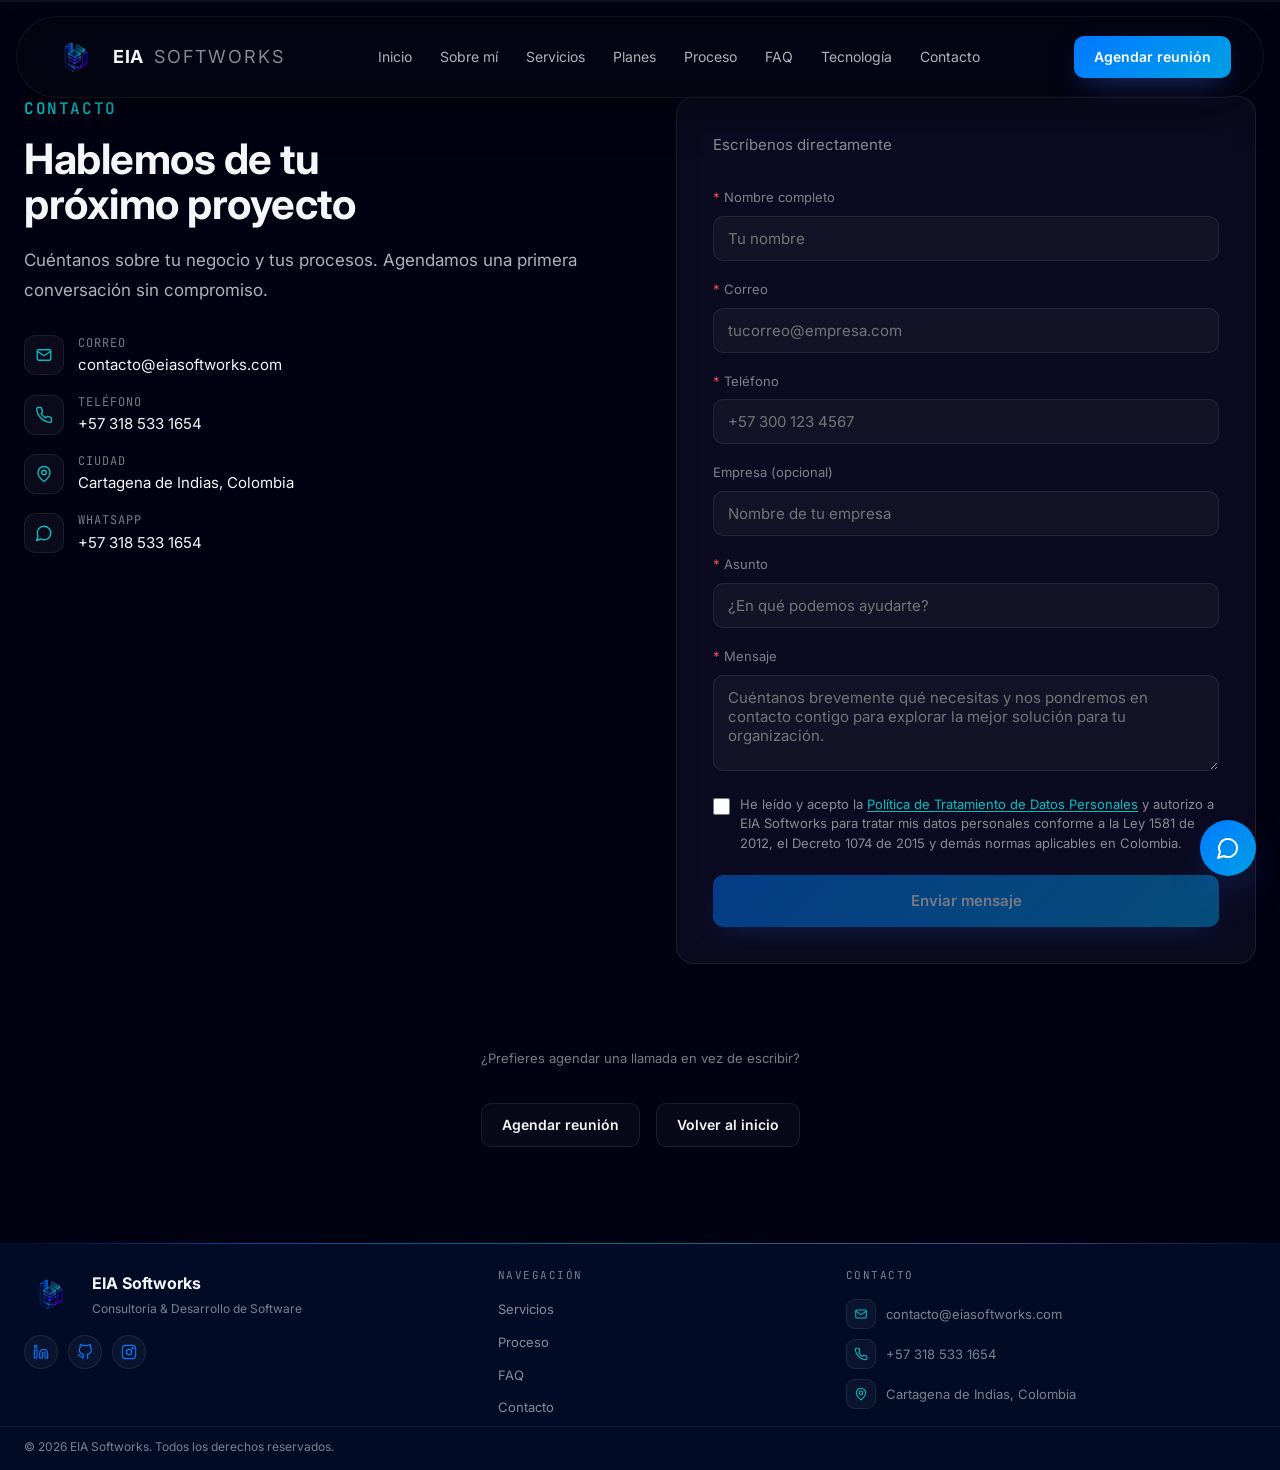
<file: contacto/index.html>
<!doctype html>
<html lang="es">
<head>
<meta charset="utf-8">
<meta name="viewport" content="width=device-width, initial-scale=1">
<title>Contacto — EIA Softworks</title>
<meta name="description" content="Escríbenos o agenda una reunión con EIA Softworks. Correo, teléfono y datos de contacto en Cartagena, Colombia.">
<meta name="robots" content="index, follow">
<link rel="canonical" href="https://eiasoftworks.com/contacto/">

<meta property="og:type" content="website">
<meta property="og:site_name" content="EIA Softworks">
<meta property="og:locale" content="es_CO">
<meta property="og:url" content="https://eiasoftworks.com/contacto/">
<meta property="og:title" content="Contacto — EIA Softworks">
<meta property="og:description" content="Escríbenos o agenda una reunión con EIA Softworks. Correo, teléfono y datos de contacto en Cartagena, Colombia.">
<meta property="og:image" content="https://eiasoftworks.com/assets/logos/eia-mark.webp">
<meta property="og:image:width" content="256">
<meta property="og:image:height" content="256">

<meta name="twitter:card" content="summary">
<meta name="twitter:title" content="Contacto — EIA Softworks">
<meta name="twitter:description" content="Escríbenos o agenda una reunión con EIA Softworks. Correo, teléfono y datos de contacto en Cartagena, Colombia.">
<meta name="twitter:image" content="https://eiasoftworks.com/assets/logos/eia-mark.webp">

<link rel="preconnect" href="https://fonts.googleapis.com">
<link rel="preconnect" href="https://fonts.gstatic.com" crossorigin>
<link href="https://fonts.googleapis.com/css2?family=Inter:wght@300;400;500;600;700&family=JetBrains+Mono:wght@400;500;600&display=swap" rel="stylesheet">
<link rel="icon" type="image/png" sizes="32x32" href="../assets/logos/favicon-32.png">
<link rel="icon" type="image/png" sizes="16x16" href="../assets/logos/favicon-16.png">
<link rel="apple-touch-icon" sizes="180x180" href="../assets/logos/apple-touch-icon.png">
<link rel="stylesheet" href="../styles.css?v=20260901">

<script type="application/ld+json">
{
  "@context": "https://schema.org",
  "@graph": [
    {
      "@type": "Organization",
      "@id": "https://eiasoftworks.com/#organization",
      "name": "EIA Softworks",
      "url": "https://eiasoftworks.com/",
      "logo": "https://eiasoftworks.com/assets/logos/eia-mark.webp",
      "email": "contacto@eiasoftworks.com",
      "telephone": "+573185331654",
      "founder": { "@type": "Person", "name": "Evert Zambrano" },
      "address": {
        "@type": "PostalAddress",
        "addressLocality": "Cartagena de Indias",
        "addressCountry": "CO"
      },
      "areaServed": "CO",
      "contactPoint": [{
        "@type": "ContactPoint",
        "contactType": "customer service",
        "email": "contacto@eiasoftworks.com",
        "telephone": "+573185331654",
        "url": "https://eiasoftworks.com/contacto/",
        "areaServed": "CO",
        "availableLanguage": ["es"]
      }]
    },
    {
      "@type": "WebSite",
      "@id": "https://eiasoftworks.com/#website",
      "name": "EIA Softworks",
      "url": "https://eiasoftworks.com/",
      "inLanguage": "es",
      "publisher": { "@id": "https://eiasoftworks.com/#organization" }
    },
    {
      "@type": "ContactPage",
      "@id": "https://eiasoftworks.com/contacto/#webpage",
      "url": "https://eiasoftworks.com/contacto/",
      "name": "Contacto — EIA Softworks",
      "description": "Escríbenos o agenda una reunión con EIA Softworks. Correo, teléfono y datos de contacto en Cartagena, Colombia.",
      "inLanguage": "es",
      "isPartOf": { "@id": "https://eiasoftworks.com/#website" },
      "about": { "@id": "https://eiasoftworks.com/#organization" },
      "breadcrumb": { "@id": "https://eiasoftworks.com/contacto/#breadcrumb" }
    },
    {
      "@type": "BreadcrumbList",
      "@id": "https://eiasoftworks.com/contacto/#breadcrumb",
      "itemListElement": [
        { "@type": "ListItem", "position": 1, "name": "Inicio", "item": "https://eiasoftworks.com/" },
        { "@type": "ListItem", "position": 2, "name": "Contacto", "item": "https://eiasoftworks.com/contacto/" }
      ]
    }
  ]
}
</script>

<!-- Google tag (gtag.js) -->
<script async src="https://www.googletagmanager.com/gtag/js?id=G-XJQSVD0RMP"></script>
<script>
  window.dataLayer = window.dataLayer || [];
  function gtag(){dataLayer.push(arguments);}
  gtag('js', new Date());

  gtag('config', 'G-XJQSVD0RMP');
</script>
</head>
<body>



<a class="skip-link" href="#main">Saltar al contenido</a>

<div class="scroll-progress" aria-hidden="true"><span data-scroll-progress></span></div>

<nav class="nav" data-nav>
  <a href="../index.html" class="nav-brand">
    <img src="../assets/logos/eia-mark.webp" alt="" aria-hidden="true" class="nav-mark" width="54" height="54">
    EIA <span class="nav-brand-sub">SOFTWORKS</span>
  </a>
  <div class="nav-links" data-nav-links>
    <a href="../index.html" class="nav-link">Inicio</a>
    <a href="../index.html#sobre-mi" class="nav-link">Sobre mí</a>
    <div class="nav-item-dropdown">
      <a href="../index.html#servicios" class="nav-link" aria-haspopup="true" aria-expanded="false">Servicios</a>
      <ul class="nav-dropdown-menu" aria-label="Servicios">
        <li><a href="../desarrollo-web/index.html" class="nav-dropdown-link">Desarrollo Web</a></li>
        <li><a href="../aplicaciones-moviles/index.html" class="nav-dropdown-link">Desarrollo de Aplicaciones Móviles</a></li>
        <li><a href="../desarrollo-software-a-medida/index.html" class="nav-dropdown-link">Desarrollo de Software a Medida</a></li>
        <li><a href="../power-bi-dashboard/index.html" class="nav-dropdown-link">Integraciones y Dashboards de Datos</a></li>
        <li><a href="../software-entidades-publicas/index.html" class="nav-dropdown-link">Software para Entidades Públicas</a></li>
      </ul>
    </div>
    <a href="../planes/index.html" class="nav-link">Planes</a>
    <a href="../index.html#proceso" class="nav-link">Proceso</a>
    <a href="../index.html#faq" class="nav-link">FAQ</a>
    <a href="../index.html#tecnologias" class="nav-link">Tecnología</a>
    <a href="../contacto/index.html" class="nav-link">Contacto</a>
  </div>
  <div class="nav-actions">
    <button type="button" class="btn btn-solid nav-cta" data-open-modal data-gtag-event="cta_click" data-gtag-category="nav" data-gtag-label="Agendar reunión (nav)">Agendar reunión</button>
    <button type="button" class="nav-burger" data-nav-toggle aria-label="Abrir menú" aria-expanded="false">
      <span></span><span></span>
    </button>
  </div>
</nav>

<div class="nav-mobile" data-nav-mobile aria-hidden="true">
  <a href="../index.html" class="nav-mobile-link">Inicio</a>
  <a href="../index.html#sobre-mi" class="nav-mobile-link">Sobre mí</a>
  <a href="../index.html#servicios" class="nav-mobile-link">Servicios</a>
  <a href="../desarrollo-web/index.html" class="nav-mobile-link nav-mobile-sublink">Desarrollo Web</a>
  <a href="../aplicaciones-moviles/index.html" class="nav-mobile-link nav-mobile-sublink">Desarrollo de Aplicaciones Móviles</a>
  <a href="../desarrollo-software-a-medida/index.html" class="nav-mobile-link nav-mobile-sublink">Desarrollo de Software a Medida</a>
  <a href="../power-bi-dashboard/index.html" class="nav-mobile-link nav-mobile-sublink">Integraciones y Dashboards de Datos</a>
  <a href="../software-entidades-publicas/index.html" class="nav-mobile-link nav-mobile-sublink">Software para Entidades Públicas</a>
  <a href="../planes/index.html" class="nav-mobile-link">Planes</a>
  <a href="../index.html#proceso" class="nav-mobile-link">Proceso</a>
  <a href="../index.html#faq" class="nav-mobile-link">FAQ</a>
  <a href="../index.html#tecnologias" class="nav-mobile-link">Tecnología</a>
  <a href="../contacto/index.html" class="nav-mobile-link">Contacto</a>
  <button type="button" class="btn btn-solid nav-mobile-cta" data-open-modal data-gtag-event="cta_click" data-gtag-category="nav" data-gtag-label="Agendar reunión (nav móvil)">Agendar reunión</button>
</div>


<main id="main">

  <!-- ============ CONTACTO (página dedicada) ============ -->
  <section class="section" id="contacto-intro">
    <div class="container split split-contact">
      <div data-reveal>
        <p class="eyebrow">Contacto</p>
        <h1 class="h2">Hablemos de tu próximo proyecto</h1>
        <p class="p-lead">Cuéntanos sobre tu negocio y tus procesos. Agendamos una primera conversación sin compromiso.</p>
        <dl class="contact-list">
          <div>
            <span class="contact-icon" aria-hidden="true"><svg viewBox="0 0 24 24" fill="none" stroke="currentColor" stroke-width="1.8" stroke-linecap="round" stroke-linejoin="round"><rect x="3" y="5" width="18" height="14" rx="2"></rect><path d="m3 7 9 6 9-6"></path></svg></span>
            <div><dt>Correo</dt><dd><a href="mailto:contacto@eiasoftworks.com">contacto@eiasoftworks.com</a></dd></div>
          </div>
          <div>
            <span class="contact-icon" aria-hidden="true"><svg viewBox="0 0 24 24" fill="none" stroke="currentColor" stroke-width="1.8" stroke-linecap="round" stroke-linejoin="round"><path d="M22 16.92v3a2 2 0 0 1-2.18 2 19.79 19.79 0 0 1-8.63-3.07 19.5 19.5 0 0 1-6-6 19.79 19.79 0 0 1-3.07-8.67A2 2 0 0 1 4.11 2h3a2 2 0 0 1 2 1.72c.13.96.36 1.9.7 2.81a2 2 0 0 1-.45 2.11L8.09 9.91a16 16 0 0 0 6 6l1.27-1.27a2 2 0 0 1 2.11-.45c.91.34 1.85.57 2.81.7A2 2 0 0 1 22 16.92Z"></path></svg></span>
            <div><dt>Teléfono</dt><dd>+57 318 533 1654</dd></div>
          </div>
          <div>
            <span class="contact-icon" aria-hidden="true"><svg viewBox="0 0 24 24" fill="none" stroke="currentColor" stroke-width="1.8" stroke-linecap="round" stroke-linejoin="round"><path d="M20 10c0 6-8 12-8 12s-8-6-8-12a8 8 0 0 1 16 0Z"></path><circle cx="12" cy="10" r="3"></circle></svg></span>
            <div><dt>Ciudad</dt><dd>Cartagena de Indias, Colombia</dd></div>
          </div>
          <div>
            <span class="contact-icon" aria-hidden="true"><svg viewBox="0 0 24 24" fill="none" stroke="currentColor" stroke-width="1.8" stroke-linecap="round" stroke-linejoin="round"><path d="M7.9 20A9 9 0 1 0 4 16.1L2 22Z"></path></svg></span>
            <div><dt>WhatsApp</dt><dd><a href="https://wa.me/573185331654?text=Hola%2C%20quiero%20conocer%20c%C3%B3mo%20EIA%20Softworks%20podr%C3%ADa%20ayudarme%20con%20un%20proyecto." target="_blank" rel="noopener">+57 318 533 1654</a></dd></div>
          </div>
        </dl>
      </div>

      <div class="contact-card glass-card has-tilt" data-reveal data-reveal-delay="1">
        <p class="contact-alt-hint">Escríbenos directamente</p>
        <form class="cta-form" data-contact-form novalidate>
          <div class="field">
            <label for="f-name"><span class="required-mark" aria-hidden="true">*</span> Nombre completo</label>
            <input id="f-name" name="name" type="text" required placeholder="Tu nombre">
          </div>
          <div class="field">
            <label for="f-email"><span class="required-mark" aria-hidden="true">*</span> Correo</label>
            <input id="f-email" name="email" type="email" required placeholder="tucorreo@empresa.com">
          </div>
          <div class="field">
            <label for="f-phone"><span class="required-mark" aria-hidden="true">*</span> Teléfono</label>
            <input id="f-phone" name="phone" type="tel" required inputmode="tel" pattern="[0-9+\s\-]{7,20}" title="Solo números (puede incluir +, espacios o guiones)" placeholder="+57 300 123 4567">
          </div>
          <div class="field">
            <label for="f-company">Empresa <span class="field-optional">(opcional)</span></label>
            <input id="f-company" name="company" type="text" placeholder="Nombre de tu empresa">
          </div>
          <div class="field">
            <label for="f-subject"><span class="required-mark" aria-hidden="true">*</span> Asunto</label>
            <input id="f-subject" name="subject" type="text" required placeholder="¿En qué podemos ayudarte?">
          </div>
          <div class="field">
            <label for="f-msg"><span class="required-mark" aria-hidden="true">*</span> Mensaje</label>
            <textarea id="f-msg" name="message" required placeholder="Cuéntanos brevemente qué necesitas y nos pondremos en contacto contigo para explorar la mejor solución para tu organización."></textarea>
          </div>
          <div class="field field-consent">
            <div class="consent-row">
              <input id="f-consent" name="consent" type="checkbox" required>
              <label for="f-consent">He leído y acepto la <button type="button" class="link-inline" data-open-modal="policy">Política de Tratamiento de Datos Personales</button> y autorizo a EIA Softworks para tratar mis datos personales conforme a la Ley 1581 de 2012, el Decreto 1074 de 2015 y demás normas aplicables en Colombia.</label>
            </div>
          </div>
          <button type="submit" class="btn btn-solid cta-submit" disabled>
            <span class="cta-form-label">Enviar mensaje</span>
            <span class="cta-form-spinner" aria-hidden="true"></span>
          </button>
          <p class="cta-form-error" data-contact-error role="alert" hidden>No pudimos enviar tu mensaje. Intenta de nuevo o escríbenos directamente a contacto@eiasoftworks.com.</p>
        </form>
        <div class="cta-success" data-contact-success role="status" aria-hidden="true">
          <h3>Mensaje enviado.</h3>
          <p data-contact-success-msg>Te contactaremos pronto.</p>
        </div>
      </div>

      <div class="contact-secondary" data-reveal data-reveal-delay="2">
        <p class="contact-alt-hint">¿Prefieres agendar una llamada en vez de escribir?</p>
        <div class="hero-actions">
          <button type="button" class="btn btn-ghost" data-open-modal data-gtag-event="cta_click" data-gtag-category="contacto" data-gtag-label="Agendar reunión (contacto)">Agendar reunión</button>
          <a href="../index.html" class="btn btn-ghost">Volver al inicio</a>
        </div>
      </div>
    </div>
  </section>

</main>



<footer class="footer">
  <div class="container footer-inner">
    <div class="footer-col footer-col-brand">
      <div class="footer-brand">
        <img src="../assets/logos/eia-mark.webp" alt="" aria-hidden="true" class="footer-mark" width="54" height="54" loading="lazy" decoding="async">
        <div>
          <p class="footer-brand-name">EIA Softworks</p>
          <p class="footer-brand-sub">Consultoría &amp; Desarrollo de Software</p>
        </div>
      </div>
      <div class="footer-social" aria-hidden="true">
        <span class="footer-social-link" title="LinkedIn (próximamente)"><svg viewBox="0 0 24 24" fill="none" stroke="currentColor" stroke-width="1.7" stroke-linecap="round" stroke-linejoin="round"><path d="M16 8a6 6 0 0 1 6 6v7h-4v-7a2 2 0 0 0-2-2 2 2 0 0 0-2 2v7h-4v-7a6 6 0 0 1 6-6z"></path><rect x="2" y="9" width="4" height="12"></rect><circle cx="4" cy="4" r="2"></circle></svg></span>
        <span class="footer-social-link" title="GitHub (próximamente)"><svg viewBox="0 0 24 24" fill="none" stroke="currentColor" stroke-width="1.7" stroke-linecap="round" stroke-linejoin="round"><path d="M9 19c-5 1.5-5-2.5-7-3m14 6v-3.87a3.37 3.37 0 0 0-.94-2.61c3.14-.35 6.44-1.54 6.44-7A5.44 5.44 0 0 0 20 4.77 5.07 5.07 0 0 0 19.91 1S18.73.65 16 2.48a13.38 13.38 0 0 0-7 0C6.27.65 5.09 1 5.09 1A5.07 5.07 0 0 0 5 4.77a5.44 5.44 0 0 0-1.5 3.78c0 5.42 3.3 6.61 6.44 7A3.37 3.37 0 0 0 9 18.13V22"></path></svg></span>
        <span class="footer-social-link" title="Instagram (próximamente)"><svg viewBox="0 0 24 24" fill="none" stroke="currentColor" stroke-width="1.7" stroke-linecap="round" stroke-linejoin="round"><rect x="2" y="2" width="20" height="20" rx="5"></rect><circle cx="12" cy="12" r="4"></circle><circle cx="17.5" cy="6.5" r="1"></circle></svg></span>
      </div>
    </div>
    <div class="footer-col">
      <p class="footer-col-title">Navegación</p>
      <nav class="footer-nav" aria-label="Navegación rápida">
        <a href="../index.html#servicios">Servicios</a>
        <a href="../index.html#proceso">Proceso</a>
        <a href="../index.html#faq">FAQ</a>
        <a href="../contacto/index.html">Contacto</a>
      </nav>
    </div>
    <div class="footer-col">
      <p class="footer-col-title">Contacto</p>
      <div class="footer-right">
        <button type="button" class="footer-contact-item" data-open-modal>
          <span class="footer-icon" aria-hidden="true"><svg viewBox="0 0 24 24" fill="none" stroke="currentColor" stroke-width="1.8" stroke-linecap="round" stroke-linejoin="round"><rect x="3" y="5" width="18" height="14" rx="2"></rect><path d="m3 7 9 6 9-6"></path></svg></span>
          contacto@eiasoftworks.com
        </button>
        <a href="tel:+573185331654" class="footer-contact-item">
          <span class="footer-icon" aria-hidden="true"><svg viewBox="0 0 24 24" fill="none" stroke="currentColor" stroke-width="1.8" stroke-linecap="round" stroke-linejoin="round"><path d="M22 16.92v3a2 2 0 0 1-2.18 2 19.79 19.79 0 0 1-8.63-3.07 19.5 19.5 0 0 1-6-6 19.79 19.79 0 0 1-3.07-8.67A2 2 0 0 1 4.11 2h3a2 2 0 0 1 2 1.72c.13.96.36 1.9.7 2.81a2 2 0 0 1-.45 2.11L8.09 9.91a16 16 0 0 0 6 6l1.27-1.27a2 2 0 0 1 2.11-.45c.91.34 1.85.57 2.81.7A2 2 0 0 1 22 16.92Z"></path></svg></span>
          +57 318 533 1654
        </a>
        <span class="footer-contact-item">
          <span class="footer-icon" aria-hidden="true"><svg viewBox="0 0 24 24" fill="none" stroke="currentColor" stroke-width="1.8" stroke-linecap="round" stroke-linejoin="round"><path d="M20 10c0 6-8 12-8 12s-8-6-8-12a8 8 0 0 1 16 0Z"></path><circle cx="12" cy="10" r="3"></circle></svg></span>
          Cartagena de Indias, Colombia
        </span>
      </div>
    </div>
  </div>
  <div class="container footer-bottom">
    <p>© 2026 EIA Softworks. Todos los derechos reservados.</p>
  </div>
</footer>

<div class="fab" data-fab hidden>
  <div class="fab-panel" id="fab-panel" data-fab-panel aria-hidden="true">
    <p class="fab-panel-title" id="fab-panel-title">¿Cómo prefieres hablar con nosotros?</p>
    <button type="button" class="fab-option" data-fab-close data-open-modal data-gtag-event="cta_click" data-gtag-category="fab" data-gtag-label="Agendar una reunión">
      <span class="fab-option-icon" aria-hidden="true">
        <svg viewBox="0 0 24 24" fill="none" stroke="currentColor" stroke-width="2" stroke-linecap="round" stroke-linejoin="round"><path d="M8 2v4"/><path d="M16 2v4"/><rect width="18" height="18" x="3" y="4" rx="2"/><path d="M3 10h18"/></svg>
      </span>
      <span>Agendar una reunión</span>
    </button>
    <a href="https://wa.me/573185331654?text=Hola%2C%20quiero%20conocer%20c%C3%B3mo%20EIA%20Softworks%20podr%C3%ADa%20ayudarme%20con%20un%20proyecto." target="_blank" rel="noopener" class="fab-option" data-fab-close data-gtag-event="whatsapp_click" data-gtag-category="fab" data-gtag-label="Escribir por WhatsApp">
      <span class="fab-option-icon" aria-hidden="true">
        <svg viewBox="0 0 24 24" fill="none" stroke="currentColor" stroke-width="2" stroke-linecap="round" stroke-linejoin="round"><path d="M7.9 20A9 9 0 1 0 4 16.1L2 22Z"/></svg>
      </span>
      <span>Escribir por WhatsApp</span>
    </a>
  </div>
  <button type="button" class="fab-button" data-fab-toggle aria-expanded="false" aria-controls="fab-panel" aria-label="Abrir opciones de contacto">
    <svg class="fab-icon-open" viewBox="0 0 24 24" fill="none" stroke="currentColor" stroke-width="2" stroke-linecap="round" stroke-linejoin="round" aria-hidden="true"><path d="M7.9 20A9 9 0 1 0 4 16.1L2 22Z"/></svg>
    <svg class="fab-icon-close" viewBox="0 0 24 24" fill="none" stroke="currentColor" stroke-width="2" stroke-linecap="round" stroke-linejoin="round" aria-hidden="true"><path d="M18 6 6 18"/><path d="m6 6 12 12"/></svg>
  </button>
</div>

<div class="modal" data-modal="agenda" aria-hidden="true">
  <div class="modal-backdrop" data-modal-close aria-hidden="true"></div>
  <div class="modal-panel glass-card contact-card" role="dialog" aria-modal="true" aria-labelledby="modal-title">
    <button type="button" class="modal-close" data-modal-close aria-label="Cerrar">
      <svg viewBox="0 0 24 24" fill="none" stroke="currentColor" stroke-width="2" stroke-linecap="round" stroke-linejoin="round" aria-hidden="true"><path d="M18 6 6 18"/><path d="m6 6 12 12"/></svg>
    </button>
    <p class="eyebrow">Agenda una reunión</p>
    <h3 id="modal-title" class="modal-title">Cuéntanos brevemente sobre tu proyecto</h3>
    <p class="modal-lead">Te contactaremos para coordinar el mejor horario.</p>

    <form class="cta-form" data-contact-form novalidate>
      <input type="hidden" name="subject" value="Solicitud de reunión">
      <div class="field">
        <label for="m-name"><span class="required-mark" aria-hidden="true">*</span> Nombre completo</label>
        <input id="m-name" name="name" type="text" required placeholder="Tu nombre">
      </div>
      <div class="field">
        <label for="m-email"><span class="required-mark" aria-hidden="true">*</span> Correo</label>
        <input id="m-email" name="email" type="email" required placeholder="tucorreo@empresa.com">
      </div>
      <div class="field">
        <label for="m-phone"><span class="required-mark" aria-hidden="true">*</span> Teléfono</label>
        <input id="m-phone" name="phone" type="tel" required inputmode="tel" pattern="[0-9+\s\-]{7,20}" title="Solo números (puede incluir +, espacios o guiones)" placeholder="+57 300 123 4567">
      </div>
      <div class="field">
        <label for="m-company">Empresa <span class="field-optional">(opcional)</span></label>
        <input id="m-company" name="company" type="text" placeholder="Nombre de tu empresa">
      </div>
      <div class="field">
        <label for="m-msg"><span class="required-mark" aria-hidden="true">*</span> Mensaje</label>
        <textarea id="m-msg" name="message" required placeholder="Cuéntanos brevemente qué necesitas y nos pondremos en contacto contigo para explorar la mejor solución para tu organización."></textarea>
      </div>
      <div class="field field-consent">
        <div class="consent-row">
          <input id="m-consent" name="consent" type="checkbox" required>
          <label for="m-consent">He leído y acepto la <button type="button" class="link-inline" data-open-modal="policy">Política de Tratamiento de Datos Personales</button> y autorizo a EIA Softworks para tratar mis datos personales conforme a la Ley 1581 de 2012, el Decreto 1074 de 2015 y demás normas aplicables en Colombia.</label>
        </div>
      </div>
      <button type="submit" class="btn btn-solid cta-submit" disabled>
        <span class="cta-form-label">Solicitar reunión</span>
        <span class="cta-form-spinner" aria-hidden="true"></span>
      </button>
      <p class="cta-form-error" data-contact-error role="alert" hidden>No pudimos enviar tu solicitud. Intenta de nuevo o escríbenos a contacto@eiasoftworks.com.</p>
    </form>
    <div class="cta-success" data-contact-success role="status" data-success-message="hemos recibido tu mensaje, te contactaremos para coordinar el mejor horario y conversar sobre tu proyecto." aria-hidden="true">
      <h3>Solicitud enviada.</h3>
      <p data-contact-success-msg></p>
      <p class="cta-success-note">Te escribiremos en breve.</p>
    </div>
  </div>
</div>

<div class="modal" data-modal="policy" aria-hidden="true">
  <div class="modal-backdrop" data-modal-close aria-hidden="true"></div>
  <div class="modal-panel modal-panel-wide glass-card policy-panel" role="dialog" aria-modal="true" aria-labelledby="policy-modal-title">
    <button type="button" class="modal-close" data-modal-close aria-label="Cerrar">
      <svg viewBox="0 0 24 24" fill="none" stroke="currentColor" stroke-width="2" stroke-linecap="round" stroke-linejoin="round" aria-hidden="true"><path d="M18 6 6 18"/><path d="m6 6 12 12"/></svg>
    </button>
    <h3 id="policy-modal-title" class="modal-title">Política de Tratamiento de Datos Personales</h3>
    <p class="modal-lead">Última actualización: Julio de 2026</p>
    <div class="policy-body">
      <h4>1. Responsable del tratamiento</h4>
      <p>EIA Softworks es responsable del tratamiento de los datos personales suministrados por los usuarios a través de este sitio web.</p>
      <p>El tratamiento de la información se realizará de conformidad con lo dispuesto en la Ley 1581 de 2012, el Decreto 1074 de 2015 y las demás normas que regulan la protección de datos personales en Colombia.</p>

      <h4>2. Información que recopilamos</h4>
      <p>Podemos recopilar la siguiente información cuando el usuario diligencia nuestros formularios de contacto o solicita información sobre nuestros servicios:</p>
      <ul>
        <li>Nombre completo</li>
        <li>Correo electrónico</li>
        <li>Número de teléfono</li>
        <li>Empresa (opcional)</li>
        <li>Información suministrada en el mensaje o descripción del proyecto</li>
      </ul>
      <p>Solo solicitamos la información estrictamente necesaria para atender cada solicitud.</p>

      <h4>3. Cookies y herramientas de analítica web</h4>
      <p>Este sitio utiliza Google Analytics para analizar, de forma agregada y anónima, cómo los visitantes navegan por sus páginas (por ejemplo, secciones visitadas o tiempo de permanencia). Esta herramienta emplea cookies de seguimiento que se activan durante la navegación por el sitio en general, no únicamente al diligenciar un formulario.</p>
      <p>La información recopilada mediante estas cookies es de carácter estadístico y no identifica personalmente al usuario. El titular puede configurar su navegador para bloquear o eliminar estas cookies en cualquier momento, sin que ello afecte la disponibilidad del sitio.</p>

      <h4>4. Finalidad del tratamiento</h4>
      <p>Los datos personales serán utilizados exclusivamente para:</p>
      <ul>
        <li>Atender solicitudes de información.</li>
        <li>Responder consultas realizadas a través del sitio web.</li>
        <li>Agendar reuniones o demostraciones.</li>
        <li>Elaborar propuestas comerciales cuando sean solicitadas.</li>
        <li>Mantener comunicación relacionada con los servicios ofrecidos por EIA Softworks.</li>
        <li>Realizar seguimiento a solicitudes previamente realizadas por el usuario.</li>
      </ul>
      <p>En ningún caso la información será utilizada para fines diferentes sin la autorización del titular.</p>

      <h4>5. Protección de la información</h4>
      <p>EIA Softworks adopta medidas técnicas, administrativas y organizacionales razonables para proteger la información suministrada, procurando evitar su pérdida, alteración, acceso no autorizado, uso indebido o divulgación.</p>
      <p>Si bien ningún sistema es completamente infalible, trabajamos bajo buenas prácticas de seguridad para proteger la información de nuestros usuarios.</p>

      <h4>6. Compartir información</h4>
      <p>EIA Softworks no vende, comercializa ni cede datos personales a terceros.</p>
      <p>La información únicamente podrá ser compartida cuando:</p>
      <ul>
        <li>Exista autorización expresa del titular.</li>
        <li>Sea necesario para la prestación del servicio solicitado.</li>
        <li>Exista obligación legal o requerimiento de una autoridad competente.</li>
      </ul>

      <h4>7. Derechos del titular</h4>
      <p>De acuerdo con la Ley 1581 de 2012, el titular de los datos personales podrá en cualquier momento:</p>
      <ul>
        <li>Conocer los datos personales que reposan en nuestras bases de datos.</li>
        <li>Solicitar la actualización o corrección de la información.</li>
        <li>Solicitar la supresión de sus datos cuando sea procedente.</li>
        <li>Revocar la autorización otorgada para el tratamiento de sus datos.</li>
        <li>Presentar consultas o reclamos relacionados con el tratamiento de su información.</li>
      </ul>

      <h4>8. Autorización</h4>
      <p>Al enviar el formulario de contacto y aceptar la presente política, el usuario autoriza de manera previa, expresa e informada a EIA Softworks para realizar el tratamiento de sus datos personales conforme a las finalidades aquí descritas y de acuerdo con la legislación colombiana vigente.</p>

      <h4>9. Contacto</h4>
      <p>Para ejercer sus derechos, realizar consultas o presentar solicitudes relacionadas con el tratamiento de datos personales, puede comunicarse a través de:</p>
      <p>Correo electrónico: <a href="mailto:contacto@eiasoftworks.com">contacto@eiasoftworks.com</a></p>
    </div>
    <div class="policy-actions">
      <button type="button" class="btn btn-ghost" data-modal-close>Cerrar y continuar</button>
    </div>
  </div>
</div>


<script defer src="../main.js?v=20260901"></script>
</body>
</html>
</file>
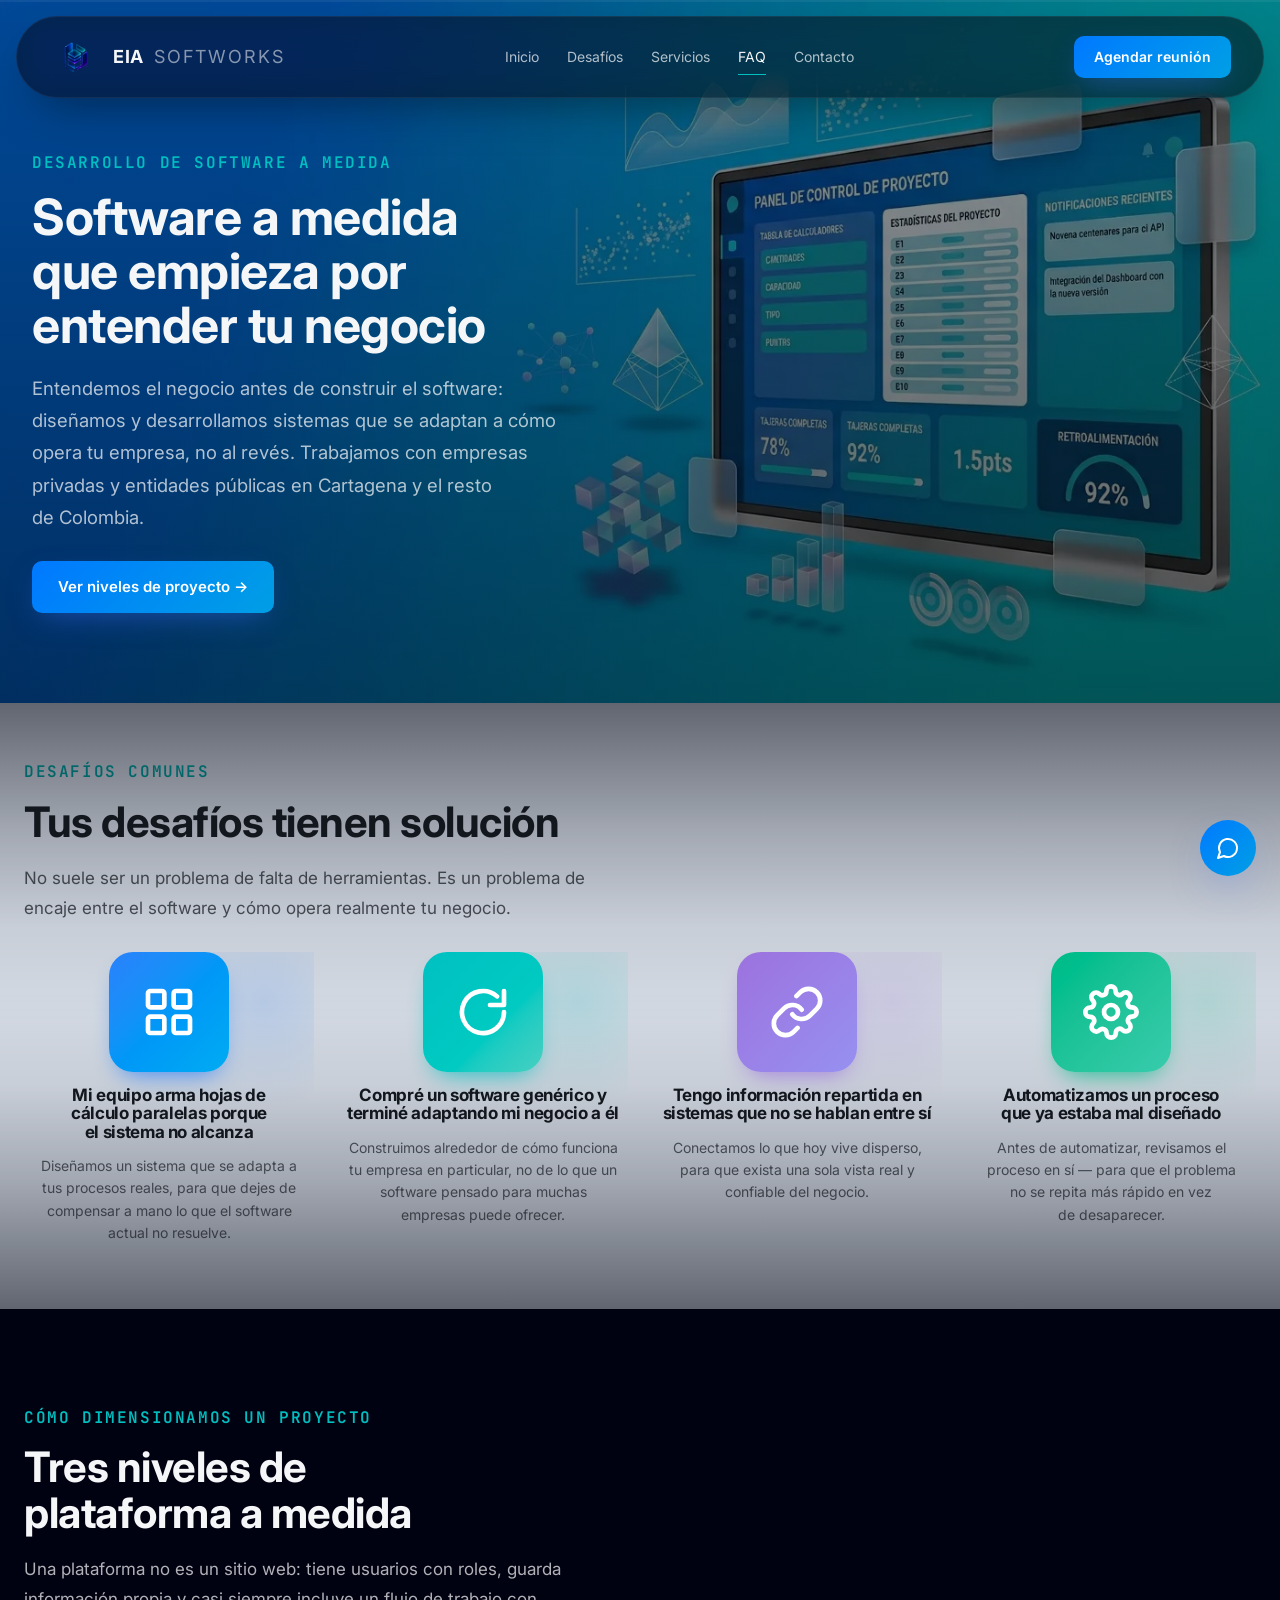
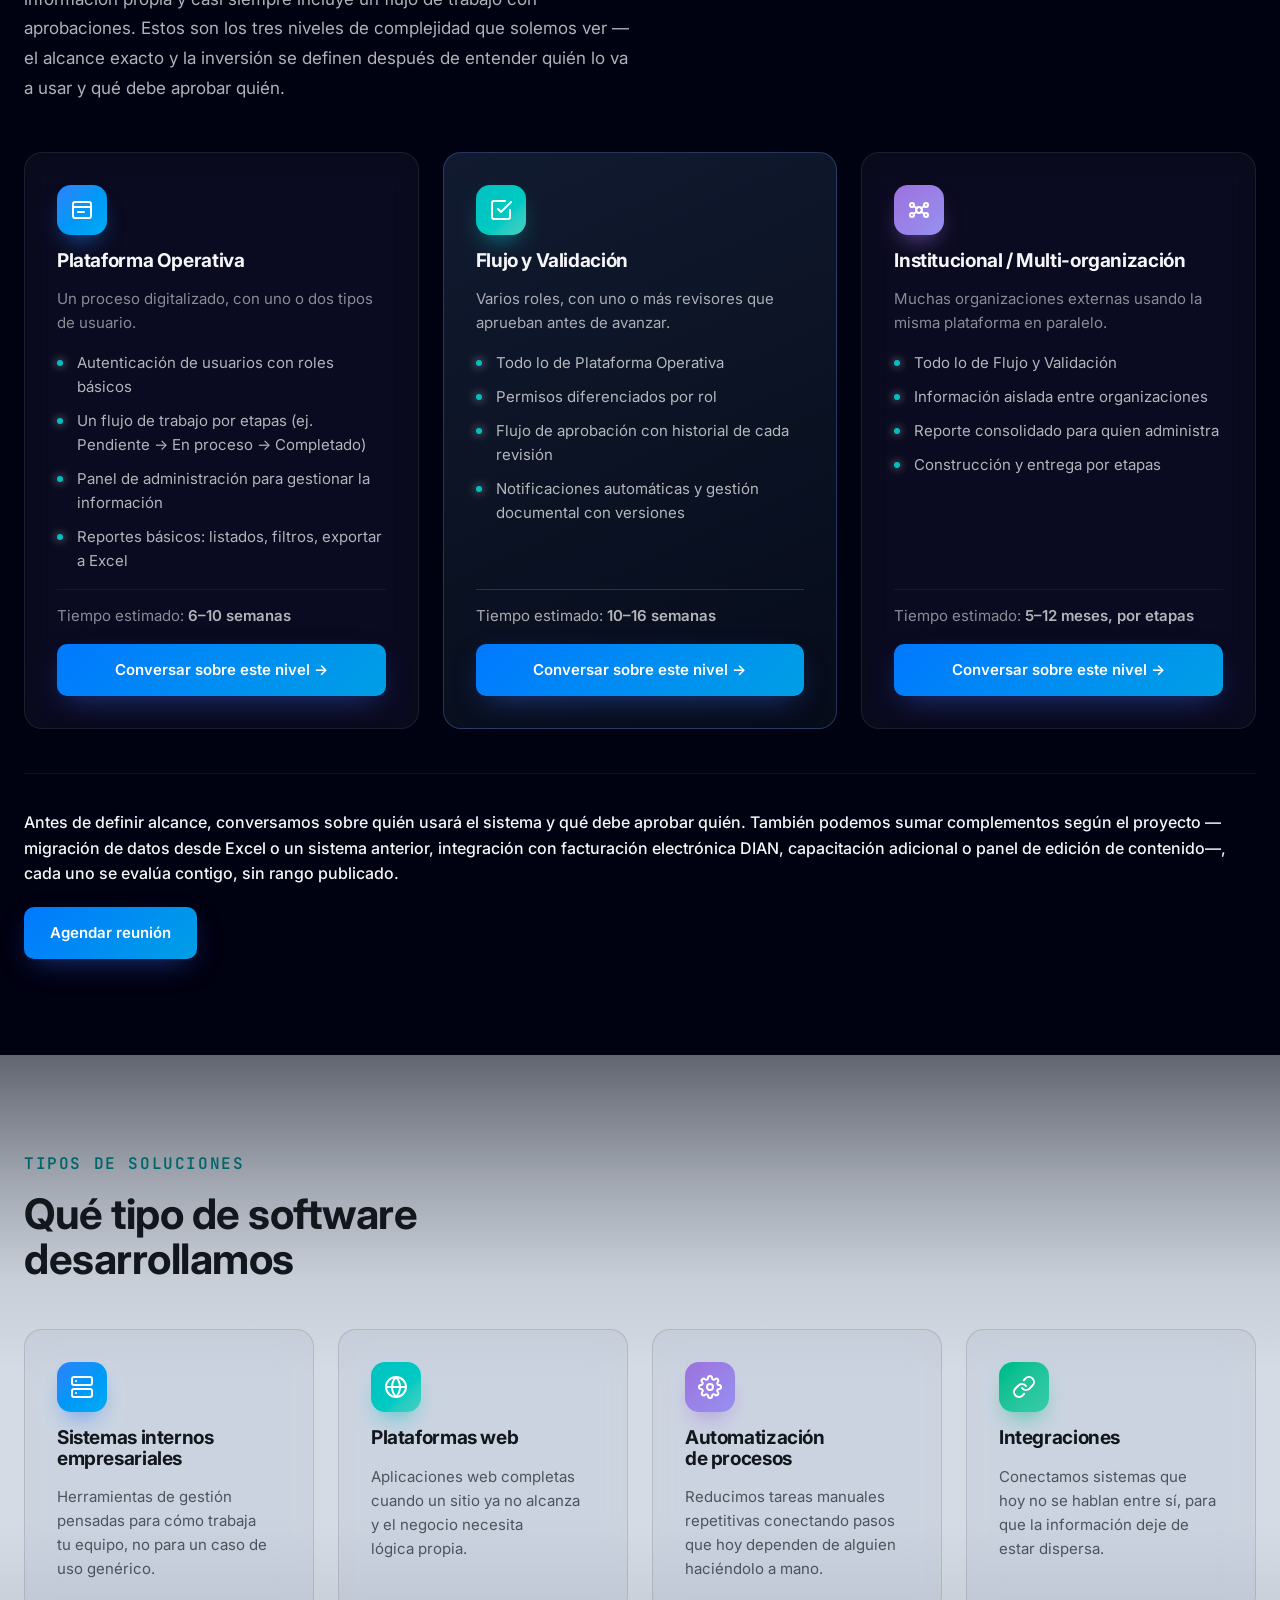
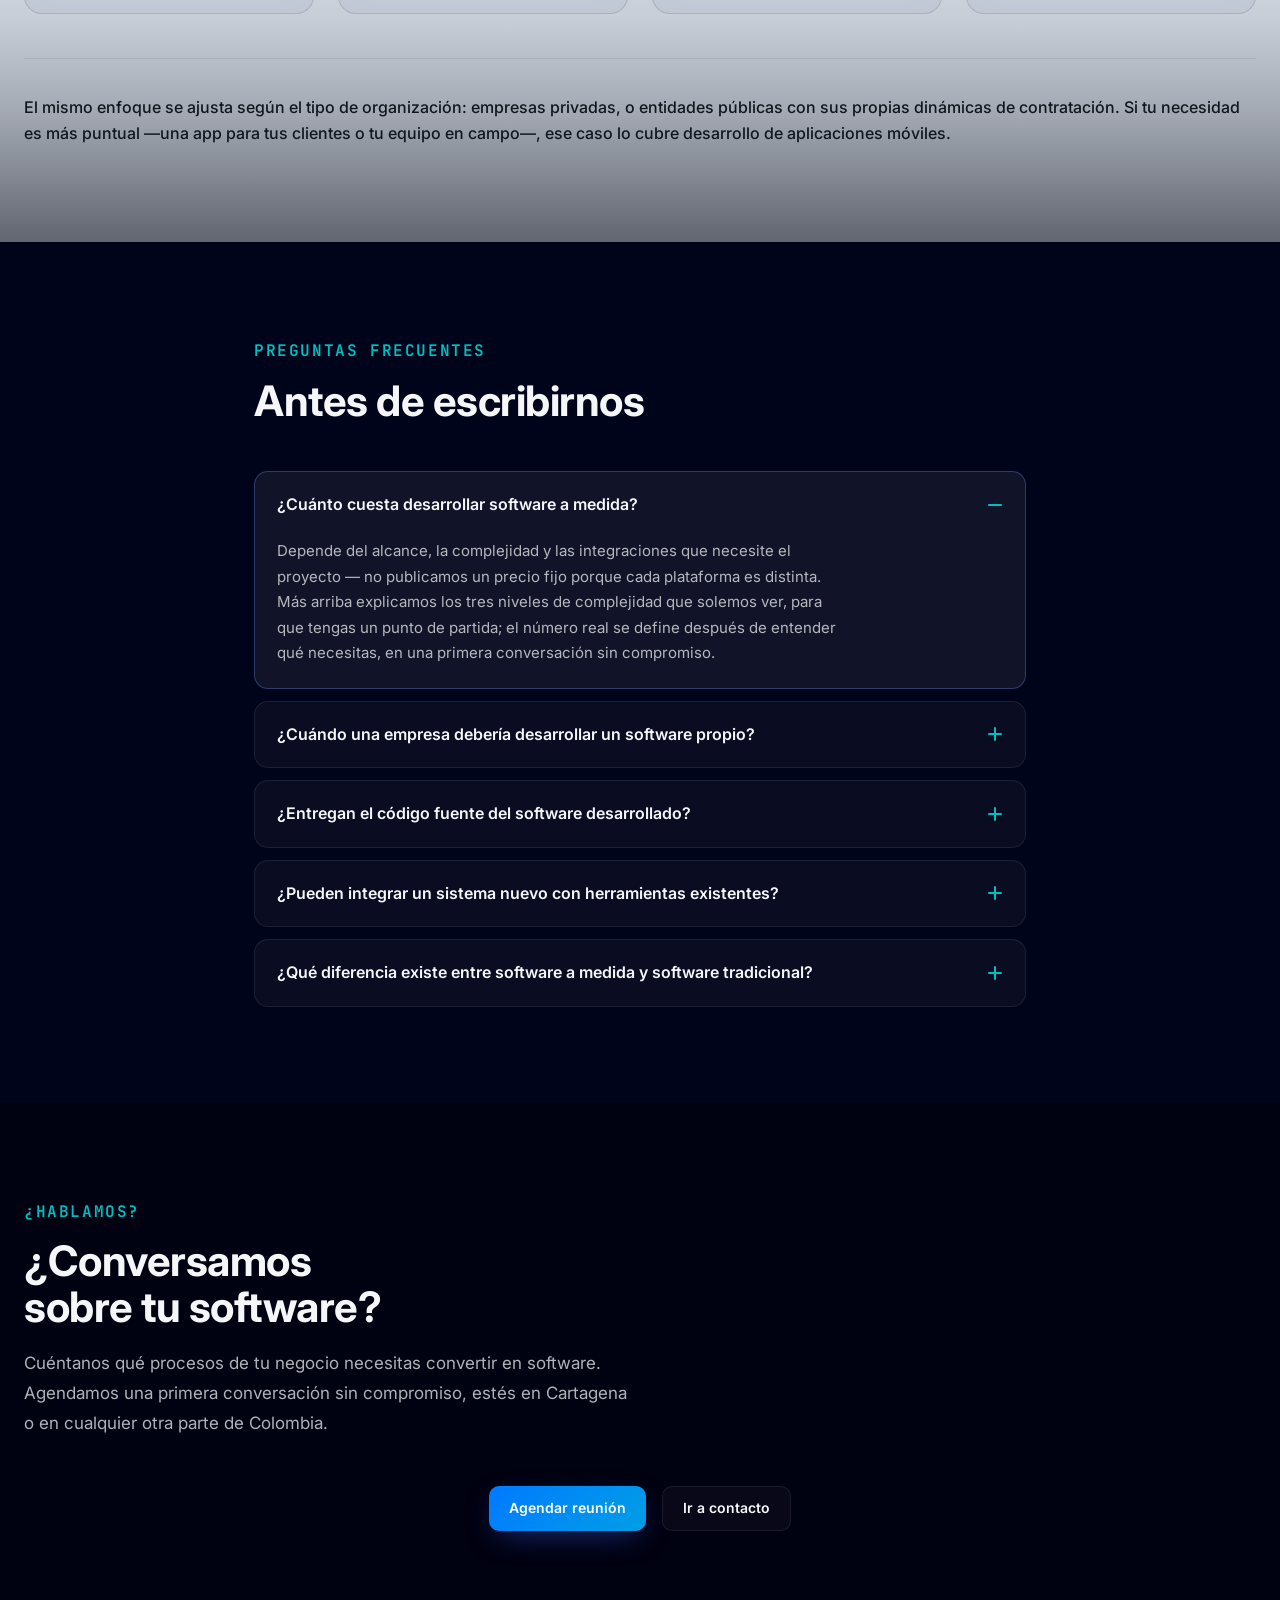
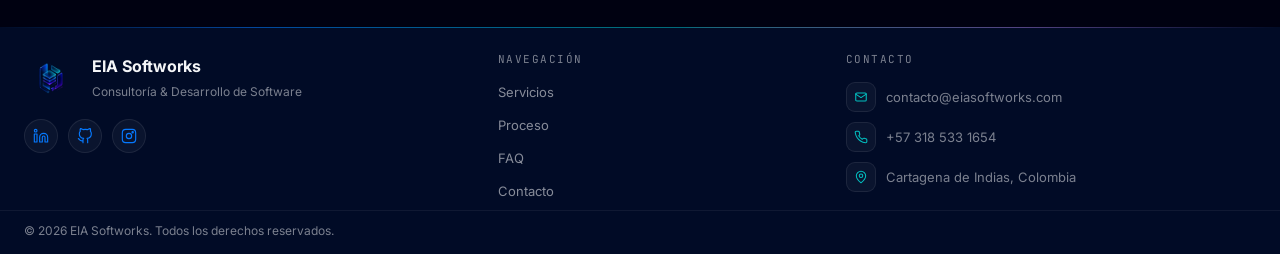
<file: desarrollo-software-a-medida/index.html>
<!doctype html>
<html lang="es">
<head>
<meta charset="utf-8">
<meta name="viewport" content="width=device-width, initial-scale=1">
<title>Desarrollo de Software a Medida para Empresas — EIA Softworks</title>
<meta name="description" content="Software a medida para empresas: sistemas diseñados desde tus procesos reales, no desde plantillas genéricas. Desarrollo de software en Cartagena y Colombia.">
<meta name="robots" content="index, follow">
<link rel="canonical" href="https://eiasoftworks.com/desarrollo-software-a-medida/">

<meta property="og:type" content="website">
<meta property="og:site_name" content="EIA Softworks">
<meta property="og:locale" content="es_CO">
<meta property="og:url" content="https://eiasoftworks.com/desarrollo-software-a-medida/">
<meta property="og:title" content="Desarrollo de Software a Medida para Empresas — EIA Softworks">
<meta property="og:description" content="Software a medida para empresas: sistemas diseñados desde tus procesos reales, no desde plantillas genéricas. Desarrollo de software en Cartagena y Colombia.">
<meta property="og:image" content="https://eiasoftworks.com/assets/logos/eia-mark.webp">
<meta property="og:image:width" content="256">
<meta property="og:image:height" content="256">

<meta name="twitter:card" content="summary">
<meta name="twitter:title" content="Desarrollo de Software a Medida para Empresas — EIA Softworks">
<meta name="twitter:description" content="Software a medida para empresas: sistemas diseñados desde tus procesos reales, no desde plantillas genéricas. Desarrollo de software en Cartagena y Colombia.">
<meta name="twitter:image" content="https://eiasoftworks.com/assets/logos/eia-mark.webp">

<link rel="preconnect" href="https://fonts.googleapis.com">
<link rel="preconnect" href="https://fonts.gstatic.com" crossorigin>
<link href="https://fonts.googleapis.com/css2?family=Inter:wght@300;400;500;600;700&family=JetBrains+Mono:wght@400;500;600&display=swap" rel="stylesheet">
<link rel="icon" type="image/png" sizes="32x32" href="../assets/logos/favicon-32.png">
<link rel="icon" type="image/png" sizes="16x16" href="../assets/logos/favicon-16.png">
<link rel="apple-touch-icon" sizes="180x180" href="../assets/logos/apple-touch-icon.png">
<link rel="stylesheet" href="../styles.css?v=20260903">

<script type="application/ld+json">
{
  "@context": "https://schema.org",
  "@graph": [
    {
      "@type": "Organization",
      "@id": "https://eiasoftworks.com/#organization",
      "name": "EIA Softworks",
      "url": "https://eiasoftworks.com/",
      "logo": "https://eiasoftworks.com/assets/logos/eia-mark.webp",
      "email": "contacto@eiasoftworks.com",
      "telephone": "+573185331654",
      "founder": { "@type": "Person", "name": "Evert Zambrano" },
      "address": {
        "@type": "PostalAddress",
        "addressLocality": "Cartagena de Indias",
        "addressCountry": "CO"
      },
      "areaServed": "CO",
      "contactPoint": [{
        "@type": "ContactPoint",
        "contactType": "customer service",
        "email": "contacto@eiasoftworks.com",
        "telephone": "+573185331654",
        "url": "https://eiasoftworks.com/contacto/",
        "areaServed": "CO",
        "availableLanguage": ["es"]
      }]
    },
    {
      "@type": "WebSite",
      "@id": "https://eiasoftworks.com/#website",
      "name": "EIA Softworks",
      "url": "https://eiasoftworks.com/",
      "inLanguage": "es",
      "publisher": { "@id": "https://eiasoftworks.com/#organization" }
    },
    {
      "@type": "WebPage",
      "@id": "https://eiasoftworks.com/desarrollo-software-a-medida/#webpage",
      "url": "https://eiasoftworks.com/desarrollo-software-a-medida/",
      "name": "Desarrollo de Software a Medida para Empresas — EIA Softworks",
      "description": "Software a medida para empresas: sistemas diseñados desde tus procesos reales, no desde plantillas genéricas. Desarrollo de software en Cartagena y Colombia.",
      "inLanguage": "es",
      "isPartOf": { "@id": "https://eiasoftworks.com/#website" },
      "about": { "@id": "https://eiasoftworks.com/#organization" },
      "mainEntity": { "@id": "https://eiasoftworks.com/desarrollo-software-a-medida/#service" },
      "breadcrumb": { "@id": "https://eiasoftworks.com/desarrollo-software-a-medida/#breadcrumb" }
    },
    {
      "@type": "Service",
      "@id": "https://eiasoftworks.com/desarrollo-software-a-medida/#service",
      "name": "Desarrollo de Software a Medida",
      "url": "https://eiasoftworks.com/desarrollo-software-a-medida/",
      "description": "Software a medida para empresas: sistemas diseñados desde tus procesos reales, no desde plantillas genéricas. Desarrollo de software en Cartagena y Colombia.",
      "provider": { "@id": "https://eiasoftworks.com/#organization" },
      "areaServed": "CO"
    },
    {
      "@type": "BreadcrumbList",
      "@id": "https://eiasoftworks.com/desarrollo-software-a-medida/#breadcrumb",
      "itemListElement": [
        { "@type": "ListItem", "position": 1, "name": "Inicio", "item": "https://eiasoftworks.com/" },
        { "@type": "ListItem", "position": 2, "name": "Desarrollo de Software a Medida", "item": "https://eiasoftworks.com/desarrollo-software-a-medida/" }
      ]
    },
    {
      "@type": "FAQPage",
      "@id": "https://eiasoftworks.com/desarrollo-software-a-medida/#faq",
      "mainEntity": [
        {
          "@type": "Question",
          "name": "¿Cuánto cuesta desarrollar software a medida?",
          "acceptedAnswer": { "@type": "Answer", "text": "Depende del alcance, la complejidad y las integraciones que necesite el proyecto — no publicamos un precio fijo porque cada plataforma es distinta. Más arriba explicamos los tres niveles de complejidad que solemos ver, para que tengas un punto de partida; el número real se define después de entender qué necesitas, en una primera conversación sin compromiso." }
        },
        {
          "@type": "Question",
          "name": "¿Cuándo una empresa debería desarrollar un software propio?",
          "acceptedAnswer": { "@type": "Answer", "text": "Cuando las herramientas genéricas ya no alcanzan: si tu equipo arma soluciones manuales por fuera del sistema —hojas de cálculo paralelas, procesos duplicados— para compensar lo que el software actual no resuelve, probablemente sea momento de evaluar una solución propia." }
        },
        {
          "@type": "Question",
          "name": "¿Entregan el código fuente del software desarrollado?",
          "acceptedAnswer": { "@type": "Answer", "text": "Sí. El código, los datos y la propiedad intelectual del proyecto son del cliente. Lo dejamos por escrito desde el inicio." }
        },
        {
          "@type": "Question",
          "name": "¿Pueden integrar un sistema nuevo con herramientas existentes?",
          "acceptedAnswer": { "@type": "Answer", "text": "Sí. Antes de proponer algo nuevo evaluamos qué herramientas ya usa la empresa, para que el sistema nuevo se conecte con ellas en vez de duplicar información o procesos." }
        },
        {
          "@type": "Question",
          "name": "¿Qué diferencia existe entre software a medida y software tradicional?",
          "acceptedAnswer": { "@type": "Answer", "text": "El software tradicional (o genérico) está diseñado para adaptarse a muchas empresas a la vez, así que resuelve lo común. El software a medida parte de cómo funciona tu negocio en particular y se construye alrededor de eso." }
        }
      ]
    }
  ]
}
</script>

<!-- Google tag (gtag.js) -->
<script async src="https://www.googletagmanager.com/gtag/js?id=G-XJQSVD0RMP"></script>
<script>
  window.dataLayer = window.dataLayer || [];
  function gtag(){dataLayer.push(arguments);}
  gtag('js', new Date());

  gtag('config', 'G-XJQSVD0RMP');
</script>
</head>
<body>



<a class="skip-link" href="#main">Saltar al contenido</a>

<div class="scroll-progress" aria-hidden="true"><span data-scroll-progress></span></div>

<nav class="nav" data-nav>
  <a href="../index.html" class="nav-brand">
    <img src="../assets/logos/eia-mark.webp" alt="" aria-hidden="true" class="nav-mark" width="54" height="54">
    EIA <span class="nav-brand-sub">SOFTWORKS</span>
  </a>
  <div class="nav-links" data-nav-links>
    <a href="../index.html" class="nav-link">Inicio</a>
    <a href="#desafios" class="nav-link">Desafíos</a>
    <div class="nav-item-dropdown">
      <a href="#tipos-soluciones" class="nav-link" aria-haspopup="true" aria-expanded="false">Servicios</a>
      <ul class="nav-dropdown-menu" aria-label="Servicios">
        <li><a href="../desarrollo-web/index.html" class="nav-dropdown-link">Desarrollo Web</a></li>
        <li><a href="../aplicaciones-moviles/index.html" class="nav-dropdown-link">Desarrollo de Aplicaciones Móviles</a></li>
        <li><a href="../desarrollo-software-a-medida/index.html" class="nav-dropdown-link">Desarrollo de Software a Medida</a></li>
        <li><a href="../power-bi-dashboard/index.html" class="nav-dropdown-link">Integraciones y Dashboards de Datos</a></li>
        <li><a href="../software-entidades-publicas/index.html" class="nav-dropdown-link">Software para Entidades Públicas</a></li>
      </ul>
    </div>
    <a href="#faq-servicio" class="nav-link">FAQ</a>
    <a href="../contacto/index.html" class="nav-link">Contacto</a>
  </div>
  <div class="nav-actions">
    <button type="button" class="btn btn-solid nav-cta" data-open-modal data-gtag-event="cta_click" data-gtag-category="nav" data-gtag-label="Agendar reunión (nav)">Agendar reunión</button>
    <button type="button" class="nav-burger" data-nav-toggle aria-label="Abrir menú" aria-expanded="false">
      <span></span><span></span>
    </button>
  </div>
</nav>

<div class="nav-mobile" data-nav-mobile aria-hidden="true">
  <a href="../index.html" class="nav-mobile-link">Inicio</a>
  <a href="#desafios" class="nav-mobile-link">Desafíos</a>
  <a href="#tipos-soluciones" class="nav-mobile-link">Servicios</a>
  <a href="../desarrollo-web/index.html" class="nav-mobile-link nav-mobile-sublink">Desarrollo Web</a>
  <a href="../aplicaciones-moviles/index.html" class="nav-mobile-link nav-mobile-sublink">Desarrollo de Aplicaciones Móviles</a>
  <a href="../desarrollo-software-a-medida/index.html" class="nav-mobile-link nav-mobile-sublink">Desarrollo de Software a Medida</a>
  <a href="../power-bi-dashboard/index.html" class="nav-mobile-link nav-mobile-sublink">Integraciones y Dashboards de Datos</a>
  <a href="../software-entidades-publicas/index.html" class="nav-mobile-link nav-mobile-sublink">Software para Entidades Públicas</a>
  <a href="#faq-servicio" class="nav-mobile-link">FAQ</a>
  <a href="../index.html#sobre-mi" class="nav-mobile-link">Sobre mí</a>
  <a href="../contacto/index.html" class="nav-mobile-link">Contacto</a>
  <button type="button" class="btn btn-solid nav-mobile-cta" data-open-modal data-gtag-event="cta_click" data-gtag-category="nav" data-gtag-label="Agendar reunión (nav móvil)">Agendar reunión</button>
</div>


<main id="main">

  <!-- ============ HERO DEL SERVICIO ============ -->
  <section class="hero-photo hero-photo-left" id="hero-servicio">
    <img class="hero-photo-img" src="../assets/img/hero-software-medida.webp" alt="" aria-hidden="true" width="1408" height="768" loading="eager" decoding="async">
    <div class="hero-photo-scrim" aria-hidden="true"></div>
    <div class="container">
      <div class="hero-photo-content">
        <p class="eyebrow" data-reveal>Desarrollo de Software a Medida</p>
        <h1 class="h2" data-reveal data-reveal-delay="1">Software a medida que empieza por entender tu negocio</h1>
        <p class="p-lead" data-reveal data-reveal-delay="2">Entendemos el negocio antes de construir el software: diseñamos y desarrollamos sistemas que se adaptan a cómo opera tu empresa, no al revés. Trabajamos con empresas privadas y entidades públicas en Cartagena y el resto de Colombia.</p>
        <div class="hero-photo-actions" data-reveal data-reveal-delay="3">
          <a href="#niveles-plataforma" class="btn btn-solid" data-gtag-event="cta_click" data-gtag-category="hero-servicio" data-gtag-label="Ver niveles de proyecto (software a medida)">Ver niveles de proyecto →</a>
        </div>
      </div>
    </div>
  </section>

  <!-- ============ DESAFÍOS COMUNES ============ -->
  <section class="section section-light" id="desafios" data-screen-label="Desafíos">
    <div class="container">
      <div class="section-head" data-reveal>
        <p class="eyebrow">Desafíos comunes</p>
        <h2 class="h2">Tus desafíos tienen solución</h2>
        <p class="p-lead">No suele ser un problema de falta de herramientas. Es un problema de encaje entre el software y cómo opera realmente tu negocio.</p>
      </div>
      <div class="card-grid card-grid-4x1 challenge-grid">
        <article class="svc-card svc-feature-card challenge-card" style="--c1:oklch(62% 0.2 258);--c2:oklch(70% 0.16 235)" data-reveal>
          <div class="svc-icon" aria-hidden="true">
            <svg viewBox="0 0 24 24" fill="none" stroke="currentColor" stroke-width="2" stroke-linecap="round" stroke-linejoin="round"><rect x="3" y="3" width="7" height="7" rx="1"/><rect x="14" y="3" width="7" height="7" rx="1"/><rect x="3" y="14" width="7" height="7" rx="1"/><rect x="14" y="14" width="7" height="7" rx="1"/></svg>
          </div>
          <h3>Mi equipo arma hojas de cálculo paralelas porque el sistema no alcanza</h3>
          <p>Diseñamos un sistema que se adapta a tus procesos reales, para que dejes de compensar a mano lo que el software actual no resuelve.</p>
        </article>
        <article class="svc-card svc-feature-card challenge-card" style="--c1:oklch(72% 0.15 195);--c2:oklch(78% 0.12 185)" data-reveal data-reveal-delay="1">
          <div class="svc-icon" aria-hidden="true">
            <svg viewBox="0 0 24 24" fill="none" stroke="currentColor" stroke-width="2" stroke-linecap="round" stroke-linejoin="round"><path d="M21 12a9 9 0 1 1-3-6.7"/><path d="M21 3v6h-6"/></svg>
          </div>
          <h3>Compré un software genérico y terminé adaptando mi negocio a él</h3>
          <p>Construimos alrededor de cómo funciona tu empresa en particular, no de lo que un software pensado para muchas empresas puede ofrecer.</p>
        </article>
        <article class="svc-card svc-feature-card challenge-card" style="--c1:oklch(64% 0.16 300);--c2:oklch(70% 0.14 285)" data-reveal>
          <div class="svc-icon" aria-hidden="true">
            <svg viewBox="0 0 24 24" fill="none" stroke="currentColor" stroke-width="2" stroke-linecap="round" stroke-linejoin="round"><path d="M10 13a5 5 0 0 0 7.54.54l3-3a5 5 0 0 0-7.07-7.07l-1.72 1.71"/><path d="M14 11a5 5 0 0 0-7.54-.54l-3 3a5 5 0 0 0 7.07 7.07l1.71-1.71"/></svg>
          </div>
          <h3>Tengo información repartida en sistemas que no se hablan entre sí</h3>
          <p>Conectamos lo que hoy vive disperso, para que exista una sola vista real y confiable del negocio.</p>
        </article>
        <article class="svc-card svc-feature-card challenge-card" style="--c1:oklch(70% 0.15 165);--c2:oklch(76% 0.13 175)" data-reveal data-reveal-delay="1">
          <div class="svc-icon" aria-hidden="true">
            <svg viewBox="0 0 24 24" fill="none" stroke="currentColor" stroke-width="2" stroke-linecap="round" stroke-linejoin="round"><circle cx="12" cy="12" r="3"/><path d="M19.4 15a1.65 1.65 0 0 0 .33 1.82l.06.06a2 2 0 1 1-2.83 2.83l-.06-.06a1.65 1.65 0 0 0-1.82-.33 1.65 1.65 0 0 0-1 1.51V21a2 2 0 0 1-4 0v-.09A1.65 1.65 0 0 0 9 19.4a1.65 1.65 0 0 0-1.82.33l-.06.06a2 2 0 1 1-2.83-2.83l.06-.06a1.65 1.65 0 0 0 .33-1.82 1.65 1.65 0 0 0-1.51-1H3a2 2 0 0 1 0-4h.09A1.65 1.65 0 0 0 4.6 9a1.65 1.65 0 0 0-.33-1.82l-.06-.06a2 2 0 1 1 2.83-2.83l.06.06a1.65 1.65 0 0 0 1.82.33H9a1.65 1.65 0 0 0 1-1.51V3a2 2 0 0 1 4 0v.09a1.65 1.65 0 0 0 1 1.51 1.65 1.65 0 0 0 1.82-.33l.06-.06a2 2 0 1 1 2.83 2.83l-.06.06a1.65 1.65 0 0 0-.33 1.82V9a1.65 1.65 0 0 0 1.51 1H21a2 2 0 0 1 0 4h-.09a1.65 1.65 0 0 0-1.51 1z"/></svg>
          </div>
          <h3>Automatizamos un proceso que ya estaba mal diseñado</h3>
          <p>Antes de automatizar, revisamos el proceso en sí — para que el problema no se repita más rápido en vez de desaparecer.</p>
        </article>
      </div>
    </div>
  </section>

  <!-- ============ NIVELES DE PLATAFORMA ============ -->
  <section class="section" id="niveles-plataforma" data-screen-label="Niveles de plataforma">
    <div class="container">
      <div class="section-head" data-reveal>
        <p class="eyebrow">Cómo dimensionamos un proyecto</p>
        <h2 class="h2">Tres niveles de plataforma a medida</h2>
        <p class="p-lead">Una plataforma no es un sitio web: tiene usuarios con roles, guarda información propia y casi siempre incluye un flujo de trabajo con aprobaciones. Estos son los tres niveles de complejidad que solemos ver — el alcance exacto y la inversión se definen después de entender quién lo va a usar y qué debe aprobar quién.</p>
      </div>
      <div class="card-grid">
        <article class="glass-card svc-card has-tilt has-halo" style="--c1:oklch(62% 0.2 258);--c2:oklch(70% 0.16 235)" data-reveal>
          <div class="svc-icon" aria-hidden="true">
            <svg viewBox="0 0 24 24" fill="none" stroke="currentColor" stroke-width="2" stroke-linecap="round" stroke-linejoin="round"><rect x="3" y="4" width="18" height="16" rx="2"/><line x1="3" y1="9" x2="21" y2="9"/><line x1="8" y1="14" x2="14" y2="14"/></svg>
          </div>
          <h3>Plataforma Operativa</h3>
          <p>Un proceso digitalizado, con uno o dos tipos de usuario.</p>
          <ul class="about-specialty-list">
            <li>Autenticación de usuarios con roles básicos</li>
            <li>Un flujo de trabajo por etapas (ej. Pendiente → En proceso → Completado)</li>
            <li>Panel de administración para gestionar la información</li>
            <li>Reportes básicos: listados, filtros, exportar a Excel</li>
          </ul>
          <p class="plan-meta">Tiempo estimado: <strong>6–10 semanas</strong></p>
          <button type="button" class="btn btn-solid plan-cta" data-open-modal data-subject="Quiero conversar sobre una Plataforma Operativa" data-gtag-event="plan_cta_click" data-gtag-category="planes" data-gtag-label="Plataforma Operativa">Conversar sobre este nivel →</button>
        </article>
        <article class="glass-card svc-card svc-card-cta has-tilt has-halo" style="--c1:oklch(72% 0.15 195);--c2:oklch(78% 0.12 185)" data-reveal data-reveal-delay="1">
          <div class="svc-icon" aria-hidden="true">
            <svg viewBox="0 0 24 24" fill="none" stroke="currentColor" stroke-width="2" stroke-linecap="round" stroke-linejoin="round"><path d="M9 11l3 3L22 4"/><path d="M21 12v7a2 2 0 0 1-2 2H5a2 2 0 0 1-2-2V5a2 2 0 0 1 2-2h11"/></svg>
          </div>
          <h3>Flujo y Validación</h3>
          <p>Varios roles, con uno o más revisores que aprueban antes de avanzar.</p>
          <ul class="about-specialty-list">
            <li>Todo lo de Plataforma Operativa</li>
            <li>Permisos diferenciados por rol</li>
            <li>Flujo de aprobación con historial de cada revisión</li>
            <li>Notificaciones automáticas y gestión documental con versiones</li>
          </ul>
          <p class="plan-meta">Tiempo estimado: <strong>10–16 semanas</strong></p>
          <button type="button" class="btn btn-solid plan-cta" data-open-modal data-subject="Quiero conversar sobre Flujo y Validación" data-gtag-event="plan_cta_click" data-gtag-category="planes" data-gtag-label="Flujo y Validación">Conversar sobre este nivel →</button>
        </article>
        <article class="glass-card svc-card has-tilt has-halo" style="--c1:oklch(64% 0.16 300);--c2:oklch(70% 0.14 285)" data-reveal>
          <div class="svc-icon" aria-hidden="true">
            <svg viewBox="0 0 24 24" fill="none" stroke="currentColor" stroke-width="2" stroke-linecap="round" stroke-linejoin="round"><circle cx="12" cy="12" r="3"/><circle cx="5" cy="7" r="2"/><circle cx="19" cy="7" r="2"/><circle cx="5" cy="17" r="2"/><circle cx="19" cy="17" r="2"/><line x1="10" y1="10.5" x2="6.5" y2="8"/><line x1="14" y1="10.5" x2="17.5" y2="8"/><line x1="10" y1="13.5" x2="6.5" y2="16"/><line x1="14" y1="13.5" x2="17.5" y2="16"/></svg>
          </div>
          <h3>Institucional / Multi-organización</h3>
          <p>Muchas organizaciones externas usando la misma plataforma en paralelo.</p>
          <ul class="about-specialty-list">
            <li>Todo lo de Flujo y Validación</li>
            <li>Información aislada entre organizaciones</li>
            <li>Reporte consolidado para quien administra</li>
            <li>Construcción y entrega por etapas</li>
          </ul>
          <p class="plan-meta">Tiempo estimado: <strong>5–12 meses, por etapas</strong></p>
          <button type="button" class="btn btn-solid plan-cta" data-open-modal data-subject="Quiero conversar sobre una plataforma Institucional / Multi-organización" data-gtag-event="plan_cta_click" data-gtag-category="planes" data-gtag-label="Institucional / Multi-organización">Conversar sobre este nivel →</button>
        </article>
      </div>
      <div class="section-inline-cta" data-reveal>
        <p>Antes de definir alcance, conversamos sobre quién usará el sistema y qué debe aprobar quién. También podemos sumar complementos según el proyecto —migración de datos desde Excel o un sistema anterior, integración con facturación electrónica DIAN, capacitación adicional o panel de edición de contenido—, cada uno se evalúa contigo, sin rango publicado.</p>
        <button type="button" class="btn btn-solid" data-open-modal data-gtag-event="cta_click" data-gtag-category="planes" data-gtag-label="Agendar reunión (niveles de plataforma)">Agendar reunión</button>
      </div>
    </div>
  </section>

  <!-- ============ TIPOS DE SOLUCIONES ============ -->
  <section class="section section-light" id="tipos-soluciones" data-screen-label="Tipos de soluciones">
    <div class="container">
      <div class="section-head" data-reveal>
        <p class="eyebrow">Tipos de soluciones</p>
        <h2 class="h2">Qué tipo de software desarrollamos</h2>
      </div>
      <div class="card-grid">
        <article class="glass-card svc-card has-tilt has-halo" style="--c1:oklch(62% 0.2 258);--c2:oklch(70% 0.16 235)" data-reveal>
          <div class="svc-icon" aria-hidden="true">
            <svg viewBox="0 0 24 24" fill="none" stroke="currentColor" stroke-width="2" stroke-linecap="round" stroke-linejoin="round"><rect x="2" y="2" width="20" height="8" rx="2"/><rect x="2" y="14" width="20" height="8" rx="2"/><line x1="6" y1="6" x2="6.01" y2="6"/><line x1="6" y1="18" x2="6.01" y2="18"/></svg>
          </div>
          <h3>Sistemas internos empresariales</h3>
          <p>Herramientas de gestión pensadas para cómo trabaja tu equipo, no para un caso de uso genérico.</p>
        </article>
        <article class="glass-card svc-card has-tilt has-halo" style="--c1:oklch(72% 0.15 195);--c2:oklch(78% 0.12 185)" data-reveal data-reveal-delay="1">
          <div class="svc-icon" aria-hidden="true">
            <svg viewBox="0 0 24 24" fill="none" stroke="currentColor" stroke-width="2" stroke-linecap="round" stroke-linejoin="round"><circle cx="12" cy="12" r="10"/><line x1="2" y1="12" x2="22" y2="12"/><path d="M12 2a15.3 15.3 0 0 1 4 10 15.3 15.3 0 0 1-4 10 15.3 15.3 0 0 1-4-10 15.3 15.3 0 0 1 4-10z"/></svg>
          </div>
          <h3>Plataformas web</h3>
          <p>Aplicaciones web completas cuando un sitio ya no alcanza y el negocio necesita lógica propia.</p>
        </article>
        <article class="glass-card svc-card has-tilt has-halo" style="--c1:oklch(64% 0.16 300);--c2:oklch(70% 0.14 285)" data-reveal>
          <div class="svc-icon" aria-hidden="true">
            <svg viewBox="0 0 24 24" fill="none" stroke="currentColor" stroke-width="2" stroke-linecap="round" stroke-linejoin="round"><circle cx="12" cy="12" r="3"/><path d="M19.4 15a1.65 1.65 0 0 0 .33 1.82l.06.06a2 2 0 1 1-2.83 2.83l-.06-.06a1.65 1.65 0 0 0-1.82-.33 1.65 1.65 0 0 0-1 1.51V21a2 2 0 0 1-4 0v-.09A1.65 1.65 0 0 0 9 19.4a1.65 1.65 0 0 0-1.82.33l-.06.06a2 2 0 1 1-2.83-2.83l.06-.06a1.65 1.65 0 0 0 .33-1.82 1.65 1.65 0 0 0-1.51-1H3a2 2 0 0 1 0-4h.09A1.65 1.65 0 0 0 4.6 9a1.65 1.65 0 0 0-.33-1.82l-.06-.06a2 2 0 1 1 2.83-2.83l.06.06a1.65 1.65 0 0 0 1.82.33H9a1.65 1.65 0 0 0 1-1.51V3a2 2 0 0 1 4 0v.09a1.65 1.65 0 0 0 1 1.51 1.65 1.65 0 0 0 1.82-.33l.06-.06a2 2 0 1 1 2.83 2.83l-.06.06a1.65 1.65 0 0 0-.33 1.82V9a1.65 1.65 0 0 0 1.51 1H21a2 2 0 0 1 0 4h-.09a1.65 1.65 0 0 0-1.51 1z"/></svg>
          </div>
          <h3>Automatización de procesos</h3>
          <p>Reducimos tareas manuales repetitivas conectando pasos que hoy dependen de alguien haciéndolo a mano.</p>
        </article>
        <article class="glass-card svc-card has-tilt has-halo" style="--c1:oklch(70% 0.15 165);--c2:oklch(76% 0.13 175)" data-reveal data-reveal-delay="1">
          <div class="svc-icon" aria-hidden="true">
            <svg viewBox="0 0 24 24" fill="none" stroke="currentColor" stroke-width="2" stroke-linecap="round" stroke-linejoin="round"><path d="M10 13a5 5 0 0 0 7.54.54l3-3a5 5 0 0 0-7.07-7.07l-1.72 1.71"/><path d="M14 11a5 5 0 0 0-7.54-.54l-3 3a5 5 0 0 0 7.07 7.07l1.71-1.71"/></svg>
          </div>
          <h3>Integraciones</h3>
          <p>Conectamos sistemas que hoy no se hablan entre sí, para que la información deje de estar dispersa.</p>
        </article>
      </div>
      <div class="section-inline-cta" data-reveal>
        <p>El mismo enfoque se ajusta según el tipo de organización: empresas privadas, o <a href="../software-entidades-publicas/index.html">entidades públicas</a> con sus propias dinámicas de contratación. Si tu necesidad es más puntual —una app para tus clientes o tu equipo en campo—, ese caso lo cubre <a href="../aplicaciones-moviles/index.html">desarrollo de aplicaciones móviles</a>.</p>
      </div>
    </div>
  </section>

  <!-- ============ FAQ ============ -->
  <section class="section section-faq section-tone-2" id="faq-servicio" data-screen-label="Preguntas frecuentes">
    <div class="container faq-wrap">
      <div class="section-head" data-reveal>
        <p class="eyebrow">Preguntas frecuentes</p>
        <h2 class="h2">Antes de escribirnos</h2>
      </div>
      <div class="faq-list">
        <details class="faq-item" data-reveal open>
          <summary>¿Cuánto cuesta desarrollar software a medida?<span class="faq-mark" aria-hidden="true"></span></summary>
          <p>Depende del alcance, la complejidad y las integraciones que necesite el proyecto — no publicamos un precio fijo porque cada plataforma es distinta. Más arriba explicamos los tres niveles de complejidad que solemos ver, para que tengas un punto de partida; el número real se define después de entender qué necesitas, en una primera conversación sin compromiso.</p>
        </details>
        <details class="faq-item" data-reveal data-reveal-delay="1">
          <summary>¿Cuándo una empresa debería desarrollar un software propio?<span class="faq-mark" aria-hidden="true"></span></summary>
          <p>Cuando las herramientas genéricas ya no alcanzan: si tu equipo arma soluciones manuales por fuera del sistema —hojas de cálculo paralelas, procesos duplicados— para compensar lo que el software actual no resuelve, probablemente sea momento de evaluar una solución propia.</p>
        </details>
        <details class="faq-item" data-reveal data-reveal-delay="2">
          <summary>¿Entregan el código fuente del software desarrollado?<span class="faq-mark" aria-hidden="true"></span></summary>
          <p>Sí. El código, los datos y la propiedad intelectual del proyecto son del cliente. Lo dejamos por escrito desde el inicio.</p>
        </details>
        <details class="faq-item" data-reveal data-reveal-delay="3">
          <summary>¿Pueden integrar un sistema nuevo con herramientas existentes?<span class="faq-mark" aria-hidden="true"></span></summary>
          <p>Sí. Antes de proponer algo nuevo evaluamos qué herramientas ya usa la empresa, para que el sistema nuevo se conecte con ellas en vez de duplicar información o procesos.</p>
        </details>
        <details class="faq-item" data-reveal data-reveal-delay="4">
          <summary>¿Qué diferencia existe entre software a medida y software tradicional?<span class="faq-mark" aria-hidden="true"></span></summary>
          <p>El software tradicional (o genérico) está diseñado para adaptarse a muchas empresas a la vez, así que resuelve lo común. El software a medida parte de cómo funciona tu negocio en particular y se construye alrededor de eso.</p>
        </details>
      </div>
    </div>
  </section>

  <!-- ============ CTA FINAL ============ -->
  <section class="section" id="cta-servicio" data-screen-label="Contacto">
    <div class="container">
      <div class="section-head" data-reveal>
        <p class="eyebrow">¿Hablamos?</p>
        <h2 class="h2">¿Conversamos sobre tu software?</h2>
        <p class="p-lead">Cuéntanos qué procesos de tu negocio necesitas convertir en software. Agendamos una primera conversación sin compromiso, estés en Cartagena o en cualquier otra parte de Colombia.</p>
      </div>
      <div class="hero-actions" data-reveal data-reveal-delay="1">
        <button type="button" class="btn btn-solid" data-open-modal data-subject="Quiero conocer más sobre desarrollo de software a medida" data-gtag-event="cta_click" data-gtag-category="cta-servicio" data-gtag-label="Agendar reunión (software a medida)">Agendar reunión</button>
        <a href="../contacto/index.html" class="btn btn-ghost" data-gtag-event="cta_click" data-gtag-category="cta-servicio" data-gtag-label="Ir a contacto (software a medida)">Ir a contacto</a>
      </div>
    </div>
  </section>

</main>



<footer class="footer">
  <div class="container footer-inner">
    <div class="footer-col footer-col-brand">
      <div class="footer-brand">
        <img src="../assets/logos/eia-mark.webp" alt="" aria-hidden="true" class="footer-mark" width="54" height="54" loading="lazy" decoding="async">
        <div>
          <p class="footer-brand-name">EIA Softworks</p>
          <p class="footer-brand-sub">Consultoría &amp; Desarrollo de Software</p>
        </div>
      </div>
      <div class="footer-social" aria-hidden="true">
        <span class="footer-social-link" title="LinkedIn (próximamente)"><svg viewBox="0 0 24 24" fill="none" stroke="currentColor" stroke-width="1.7" stroke-linecap="round" stroke-linejoin="round"><path d="M16 8a6 6 0 0 1 6 6v7h-4v-7a2 2 0 0 0-2-2 2 2 0 0 0-2 2v7h-4v-7a6 6 0 0 1 6-6z"></path><rect x="2" y="9" width="4" height="12"></rect><circle cx="4" cy="4" r="2"></circle></svg></span>
        <span class="footer-social-link" title="GitHub (próximamente)"><svg viewBox="0 0 24 24" fill="none" stroke="currentColor" stroke-width="1.7" stroke-linecap="round" stroke-linejoin="round"><path d="M9 19c-5 1.5-5-2.5-7-3m14 6v-3.87a3.37 3.37 0 0 0-.94-2.61c3.14-.35 6.44-1.54 6.44-7A5.44 5.44 0 0 0 20 4.77 5.07 5.07 0 0 0 19.91 1S18.73.65 16 2.48a13.38 13.38 0 0 0-7 0C6.27.65 5.09 1 5.09 1A5.07 5.07 0 0 0 5 4.77a5.44 5.44 0 0 0-1.5 3.78c0 5.42 3.3 6.61 6.44 7A3.37 3.37 0 0 0 9 18.13V22"></path></svg></span>
        <span class="footer-social-link" title="Instagram (próximamente)"><svg viewBox="0 0 24 24" fill="none" stroke="currentColor" stroke-width="1.7" stroke-linecap="round" stroke-linejoin="round"><rect x="2" y="2" width="20" height="20" rx="5"></rect><circle cx="12" cy="12" r="4"></circle><circle cx="17.5" cy="6.5" r="1"></circle></svg></span>
      </div>
    </div>
    <div class="footer-col">
      <p class="footer-col-title">Navegación</p>
      <nav class="footer-nav" aria-label="Navegación rápida">
        <a href="../index.html#servicios">Servicios</a>
        <a href="../index.html#proceso">Proceso</a>
        <a href="../index.html#faq">FAQ</a>
        <a href="../contacto/index.html">Contacto</a>
      </nav>
    </div>
    <div class="footer-col">
      <p class="footer-col-title">Contacto</p>
      <div class="footer-right">
        <button type="button" class="footer-contact-item" data-open-modal>
          <span class="footer-icon" aria-hidden="true"><svg viewBox="0 0 24 24" fill="none" stroke="currentColor" stroke-width="1.8" stroke-linecap="round" stroke-linejoin="round"><rect x="3" y="5" width="18" height="14" rx="2"></rect><path d="m3 7 9 6 9-6"></path></svg></span>
          contacto@eiasoftworks.com
        </button>
        <a href="tel:+573185331654" class="footer-contact-item">
          <span class="footer-icon" aria-hidden="true"><svg viewBox="0 0 24 24" fill="none" stroke="currentColor" stroke-width="1.8" stroke-linecap="round" stroke-linejoin="round"><path d="M22 16.92v3a2 2 0 0 1-2.18 2 19.79 19.79 0 0 1-8.63-3.07 19.5 19.5 0 0 1-6-6 19.79 19.79 0 0 1-3.07-8.67A2 2 0 0 1 4.11 2h3a2 2 0 0 1 2 1.72c.13.96.36 1.9.7 2.81a2 2 0 0 1-.45 2.11L8.09 9.91a16 16 0 0 0 6 6l1.27-1.27a2 2 0 0 1 2.11-.45c.91.34 1.85.57 2.81.7A2 2 0 0 1 22 16.92Z"></path></svg></span>
          +57 318 533 1654
        </a>
        <span class="footer-contact-item">
          <span class="footer-icon" aria-hidden="true"><svg viewBox="0 0 24 24" fill="none" stroke="currentColor" stroke-width="1.8" stroke-linecap="round" stroke-linejoin="round"><path d="M20 10c0 6-8 12-8 12s-8-6-8-12a8 8 0 0 1 16 0Z"></path><circle cx="12" cy="10" r="3"></circle></svg></span>
          Cartagena de Indias, Colombia
        </span>
      </div>
    </div>
  </div>
  <div class="container footer-bottom">
    <p>© 2026 EIA Softworks. Todos los derechos reservados.</p>
  </div>
</footer>

<div class="fab" data-fab hidden>
  <div class="fab-panel" id="fab-panel" data-fab-panel aria-hidden="true">
    <p class="fab-panel-title" id="fab-panel-title">¿Cómo prefieres hablar con nosotros?</p>
    <button type="button" class="fab-option" data-fab-close data-open-modal data-gtag-event="cta_click" data-gtag-category="fab" data-gtag-label="Agendar una reunión">
      <span class="fab-option-icon" aria-hidden="true">
        <svg viewBox="0 0 24 24" fill="none" stroke="currentColor" stroke-width="2" stroke-linecap="round" stroke-linejoin="round"><path d="M8 2v4"/><path d="M16 2v4"/><rect width="18" height="18" x="3" y="4" rx="2"/><path d="M3 10h18"/></svg>
      </span>
      <span>Agendar una reunión</span>
    </button>
    <a href="https://wa.me/573185331654?text=Hola%2C%20quiero%20conocer%20c%C3%B3mo%20EIA%20Softworks%20podr%C3%ADa%20ayudarme%20con%20un%20proyecto." target="_blank" rel="noopener" class="fab-option" data-fab-close data-gtag-event="whatsapp_click" data-gtag-category="fab" data-gtag-label="Escribir por WhatsApp">
      <span class="fab-option-icon" aria-hidden="true">
        <svg viewBox="0 0 24 24" fill="none" stroke="currentColor" stroke-width="2" stroke-linecap="round" stroke-linejoin="round"><path d="M7.9 20A9 9 0 1 0 4 16.1L2 22Z"/></svg>
      </span>
      <span>Escribir por WhatsApp</span>
    </a>
  </div>
  <button type="button" class="fab-button" data-fab-toggle aria-expanded="false" aria-controls="fab-panel" aria-label="Abrir opciones de contacto">
    <svg class="fab-icon-open" viewBox="0 0 24 24" fill="none" stroke="currentColor" stroke-width="2" stroke-linecap="round" stroke-linejoin="round" aria-hidden="true"><path d="M7.9 20A9 9 0 1 0 4 16.1L2 22Z"/></svg>
    <svg class="fab-icon-close" viewBox="0 0 24 24" fill="none" stroke="currentColor" stroke-width="2" stroke-linecap="round" stroke-linejoin="round" aria-hidden="true"><path d="M18 6 6 18"/><path d="m6 6 12 12"/></svg>
  </button>
</div>

<div class="modal" data-modal="agenda" aria-hidden="true">
  <div class="modal-backdrop" data-modal-close aria-hidden="true"></div>
  <div class="modal-panel glass-card contact-card" role="dialog" aria-modal="true" aria-labelledby="modal-title">
    <button type="button" class="modal-close" data-modal-close aria-label="Cerrar">
      <svg viewBox="0 0 24 24" fill="none" stroke="currentColor" stroke-width="2" stroke-linecap="round" stroke-linejoin="round" aria-hidden="true"><path d="M18 6 6 18"/><path d="m6 6 12 12"/></svg>
    </button>
    <p class="eyebrow">Agenda una reunión</p>
    <h3 id="modal-title" class="modal-title">Cuéntanos brevemente sobre tu proyecto</h3>
    <p class="modal-lead">Te contactaremos para coordinar el mejor horario.</p>

    <form class="cta-form" data-contact-form novalidate>
      <input type="hidden" name="subject" value="Solicitud de reunión">
      <div class="field">
        <label for="m-name"><span class="required-mark" aria-hidden="true">*</span> Nombre completo</label>
        <input id="m-name" name="name" type="text" required placeholder="Tu nombre">
      </div>
      <div class="field">
        <label for="m-email"><span class="required-mark" aria-hidden="true">*</span> Correo</label>
        <input id="m-email" name="email" type="email" required placeholder="tucorreo@empresa.com">
      </div>
      <div class="field">
        <label for="m-phone"><span class="required-mark" aria-hidden="true">*</span> Teléfono</label>
        <input id="m-phone" name="phone" type="tel" required inputmode="tel" pattern="[0-9+\s\-]{7,20}" title="Solo números (puede incluir +, espacios o guiones)" placeholder="+57 300 123 4567">
      </div>
      <div class="field">
        <label for="m-company">Empresa <span class="field-optional">(opcional)</span></label>
        <input id="m-company" name="company" type="text" placeholder="Nombre de tu empresa">
      </div>
      <div class="field">
        <label for="m-msg"><span class="required-mark" aria-hidden="true">*</span> Mensaje</label>
        <textarea id="m-msg" name="message" required placeholder="Cuéntanos brevemente qué necesitas y nos pondremos en contacto contigo para explorar la mejor solución para tu organización."></textarea>
      </div>
      <div class="field field-consent">
        <div class="consent-row">
          <input id="m-consent" name="consent" type="checkbox" required>
          <label for="m-consent">He leído y acepto la <button type="button" class="link-inline" data-open-modal="policy">Política de Tratamiento de Datos Personales</button> y autorizo a EIA Softworks para tratar mis datos personales conforme a la Ley 1581 de 2012, el Decreto 1074 de 2015 y demás normas aplicables en Colombia.</label>
        </div>
      </div>
      <button type="submit" class="btn btn-solid cta-submit" disabled>
        <span class="cta-form-label">Solicitar reunión</span>
        <span class="cta-form-spinner" aria-hidden="true"></span>
      </button>
      <p class="cta-form-error" data-contact-error role="alert" hidden>No pudimos enviar tu solicitud. Intenta de nuevo o escríbenos a contacto@eiasoftworks.com.</p>
    </form>
    <div class="cta-success" data-contact-success role="status" data-success-message="hemos recibido tu mensaje, te contactaremos para coordinar el mejor horario y conversar sobre tu proyecto." aria-hidden="true">
      <h3>Solicitud enviada.</h3>
      <p data-contact-success-msg></p>
      <p class="cta-success-note">Te escribiremos en breve.</p>
    </div>
  </div>
</div>

<div class="modal" data-modal="policy" aria-hidden="true">
  <div class="modal-backdrop" data-modal-close aria-hidden="true"></div>
  <div class="modal-panel modal-panel-wide glass-card policy-panel" role="dialog" aria-modal="true" aria-labelledby="policy-modal-title">
    <button type="button" class="modal-close" data-modal-close aria-label="Cerrar">
      <svg viewBox="0 0 24 24" fill="none" stroke="currentColor" stroke-width="2" stroke-linecap="round" stroke-linejoin="round" aria-hidden="true"><path d="M18 6 6 18"/><path d="m6 6 12 12"/></svg>
    </button>
    <h3 id="policy-modal-title" class="modal-title">Política de Tratamiento de Datos Personales</h3>
    <p class="modal-lead">Última actualización: Julio de 2026</p>
    <div class="policy-body">
      <h4>1. Responsable del tratamiento</h4>
      <p>EIA Softworks es responsable del tratamiento de los datos personales suministrados por los usuarios a través de este sitio web.</p>
      <p>El tratamiento de la información se realizará de conformidad con lo dispuesto en la Ley 1581 de 2012, el Decreto 1074 de 2015 y las demás normas que regulan la protección de datos personales en Colombia.</p>

      <h4>2. Información que recopilamos</h4>
      <p>Podemos recopilar la siguiente información cuando el usuario diligencia nuestros formularios de contacto o solicita información sobre nuestros servicios:</p>
      <ul>
        <li>Nombre completo</li>
        <li>Correo electrónico</li>
        <li>Número de teléfono</li>
        <li>Empresa (opcional)</li>
        <li>Información suministrada en el mensaje o descripción del proyecto</li>
      </ul>
      <p>Solo solicitamos la información estrictamente necesaria para atender cada solicitud.</p>

      <h4>3. Cookies y herramientas de analítica web</h4>
      <p>Este sitio utiliza Google Analytics para analizar, de forma agregada y anónima, cómo los visitantes navegan por sus páginas (por ejemplo, secciones visitadas o tiempo de permanencia). Esta herramienta emplea cookies de seguimiento que se activan durante la navegación por el sitio en general, no únicamente al diligenciar un formulario.</p>
      <p>La información recopilada mediante estas cookies es de carácter estadístico y no identifica personalmente al usuario. El titular puede configurar su navegador para bloquear o eliminar estas cookies en cualquier momento, sin que ello afecte la disponibilidad del sitio.</p>

      <h4>4. Finalidad del tratamiento</h4>
      <p>Los datos personales serán utilizados exclusivamente para:</p>
      <ul>
        <li>Atender solicitudes de información.</li>
        <li>Responder consultas realizadas a través del sitio web.</li>
        <li>Agendar reuniones o demostraciones.</li>
        <li>Elaborar propuestas comerciales cuando sean solicitadas.</li>
        <li>Mantener comunicación relacionada con los servicios ofrecidos por EIA Softworks.</li>
        <li>Realizar seguimiento a solicitudes previamente realizadas por el usuario.</li>
      </ul>
      <p>En ningún caso la información será utilizada para fines diferentes sin la autorización del titular.</p>

      <h4>5. Protección de la información</h4>
      <p>EIA Softworks adopta medidas técnicas, administrativas y organizacionales razonables para proteger la información suministrada, procurando evitar su pérdida, alteración, acceso no autorizado, uso indebido o divulgación.</p>
      <p>Si bien ningún sistema es completamente infalible, trabajamos bajo buenas prácticas de seguridad para proteger la información de nuestros usuarios.</p>

      <h4>6. Compartir información</h4>
      <p>EIA Softworks no vende, comercializa ni cede datos personales a terceros.</p>
      <p>La información únicamente podrá ser compartida cuando:</p>
      <ul>
        <li>Exista autorización expresa del titular.</li>
        <li>Sea necesario para la prestación del servicio solicitado.</li>
        <li>Exista obligación legal o requerimiento de una autoridad competente.</li>
      </ul>

      <h4>7. Derechos del titular</h4>
      <p>De acuerdo con la Ley 1581 de 2012, el titular de los datos personales podrá en cualquier momento:</p>
      <ul>
        <li>Conocer los datos personales que reposan en nuestras bases de datos.</li>
        <li>Solicitar la actualización o corrección de la información.</li>
        <li>Solicitar la supresión de sus datos cuando sea procedente.</li>
        <li>Revocar la autorización otorgada para el tratamiento de sus datos.</li>
        <li>Presentar consultas o reclamos relacionados con el tratamiento de su información.</li>
      </ul>

      <h4>8. Autorización</h4>
      <p>Al enviar el formulario de contacto y aceptar la presente política, el usuario autoriza de manera previa, expresa e informada a EIA Softworks para realizar el tratamiento de sus datos personales conforme a las finalidades aquí descritas y de acuerdo con la legislación colombiana vigente.</p>

      <h4>9. Contacto</h4>
      <p>Para ejercer sus derechos, realizar consultas o presentar solicitudes relacionadas con el tratamiento de datos personales, puede comunicarse a través de:</p>
      <p>Correo electrónico: <a href="mailto:contacto@eiasoftworks.com">contacto@eiasoftworks.com</a></p>
    </div>
    <div class="policy-actions">
      <button type="button" class="btn btn-ghost" data-modal-close>Cerrar y continuar</button>
    </div>
  </div>
</div>


<script defer src="../main.js?v=20260903"></script>
</body>
</html>
</file>
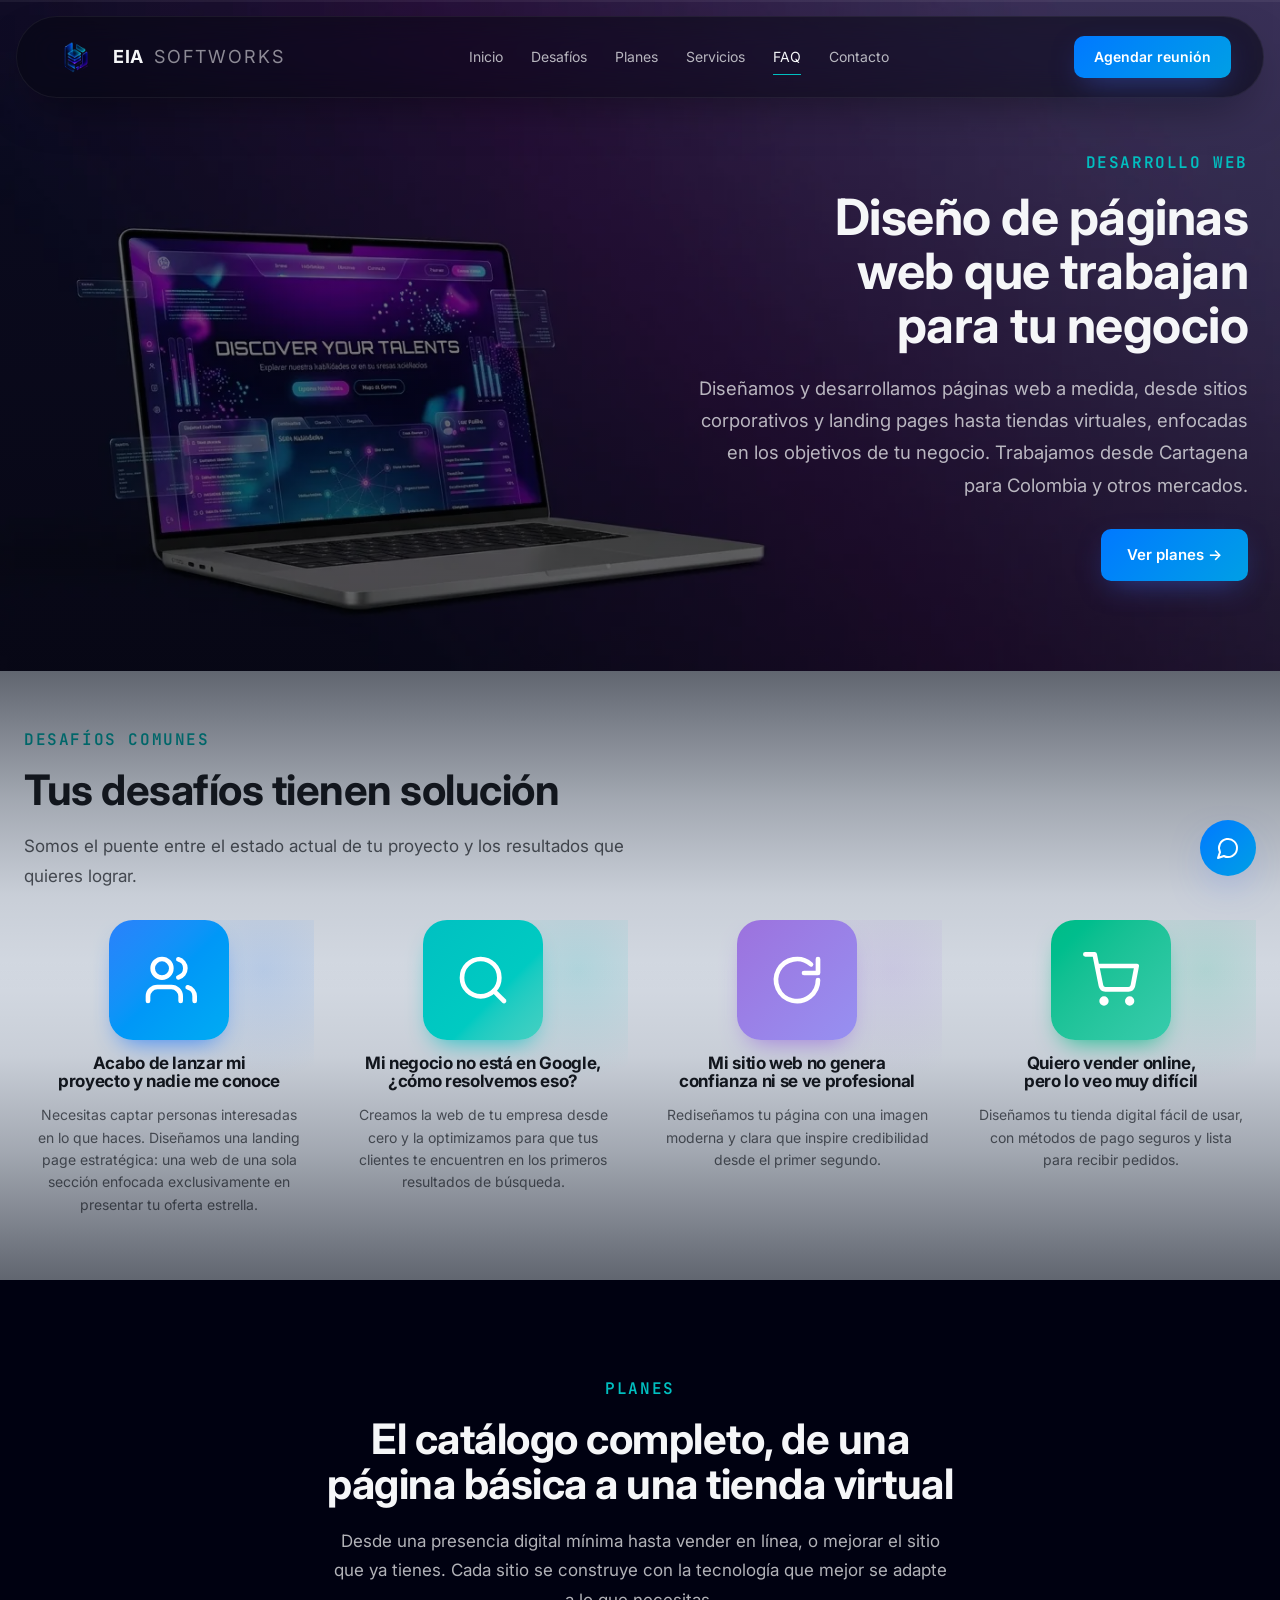
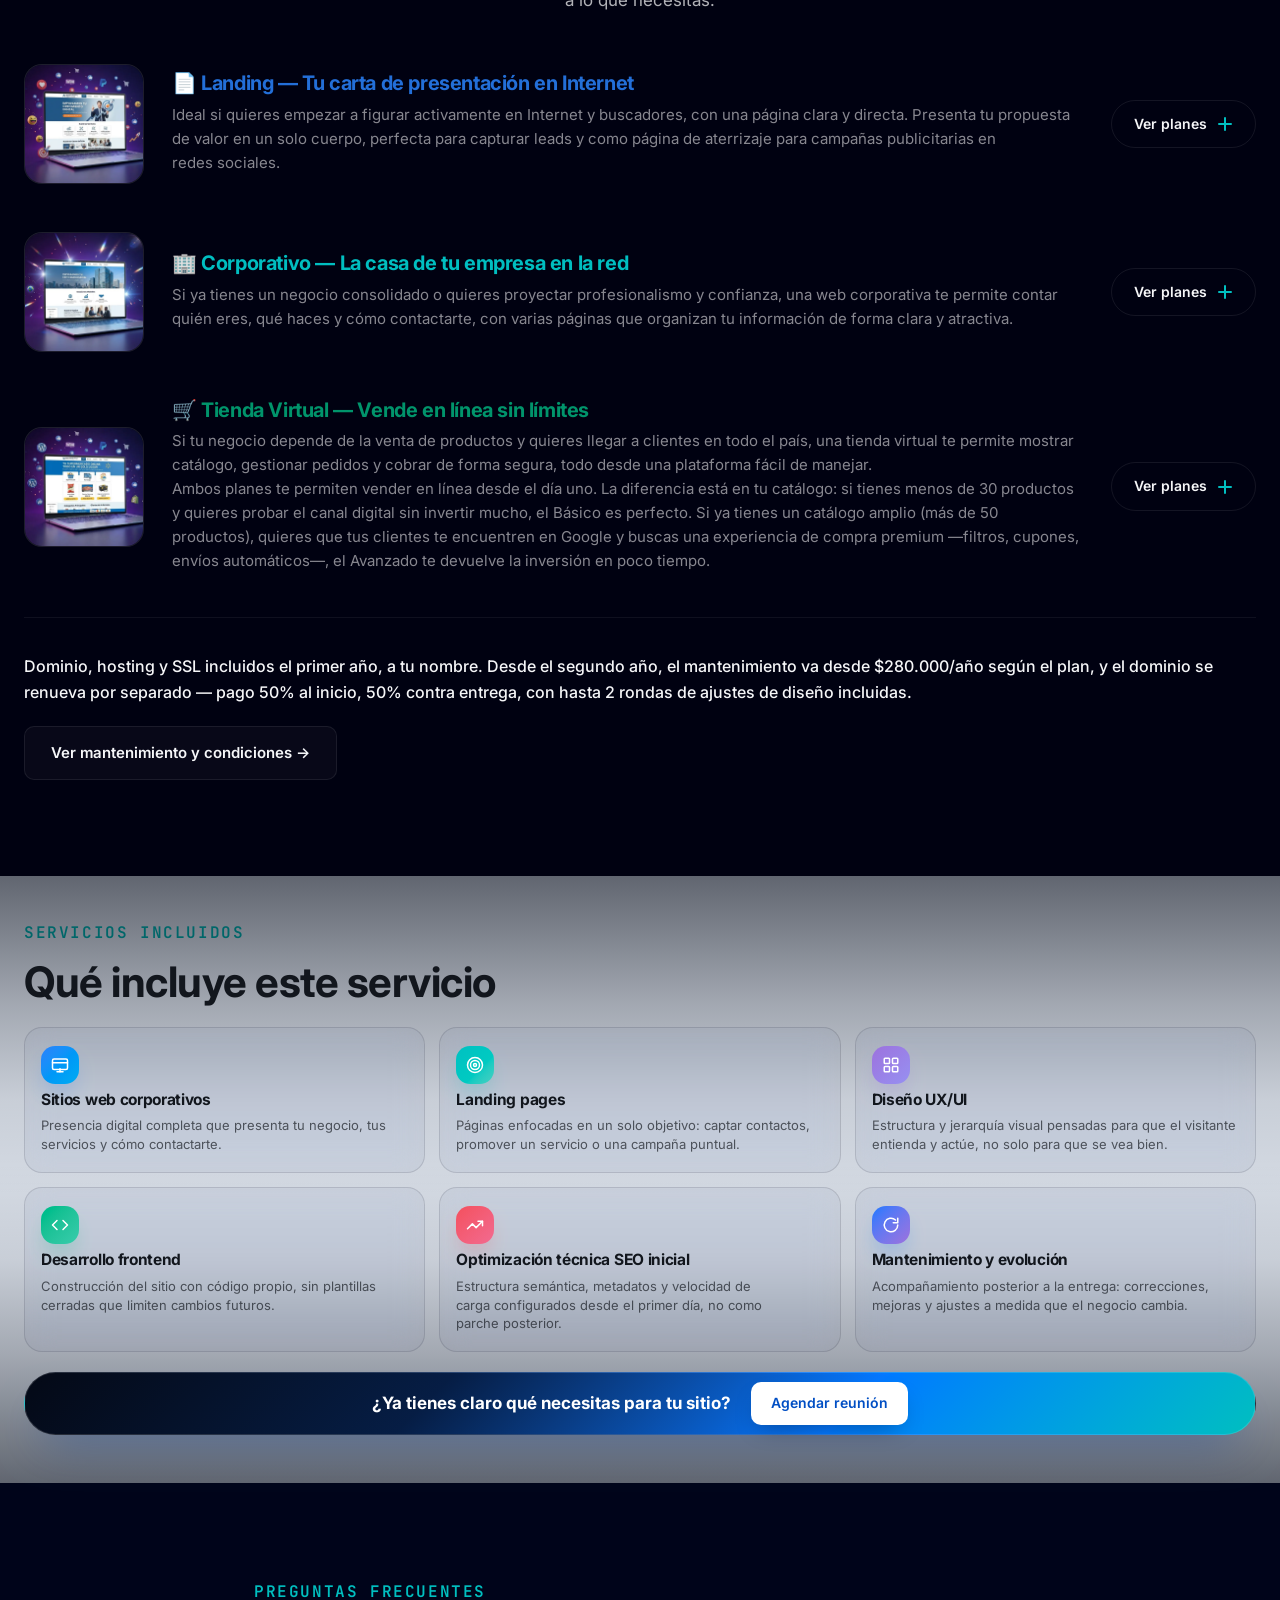
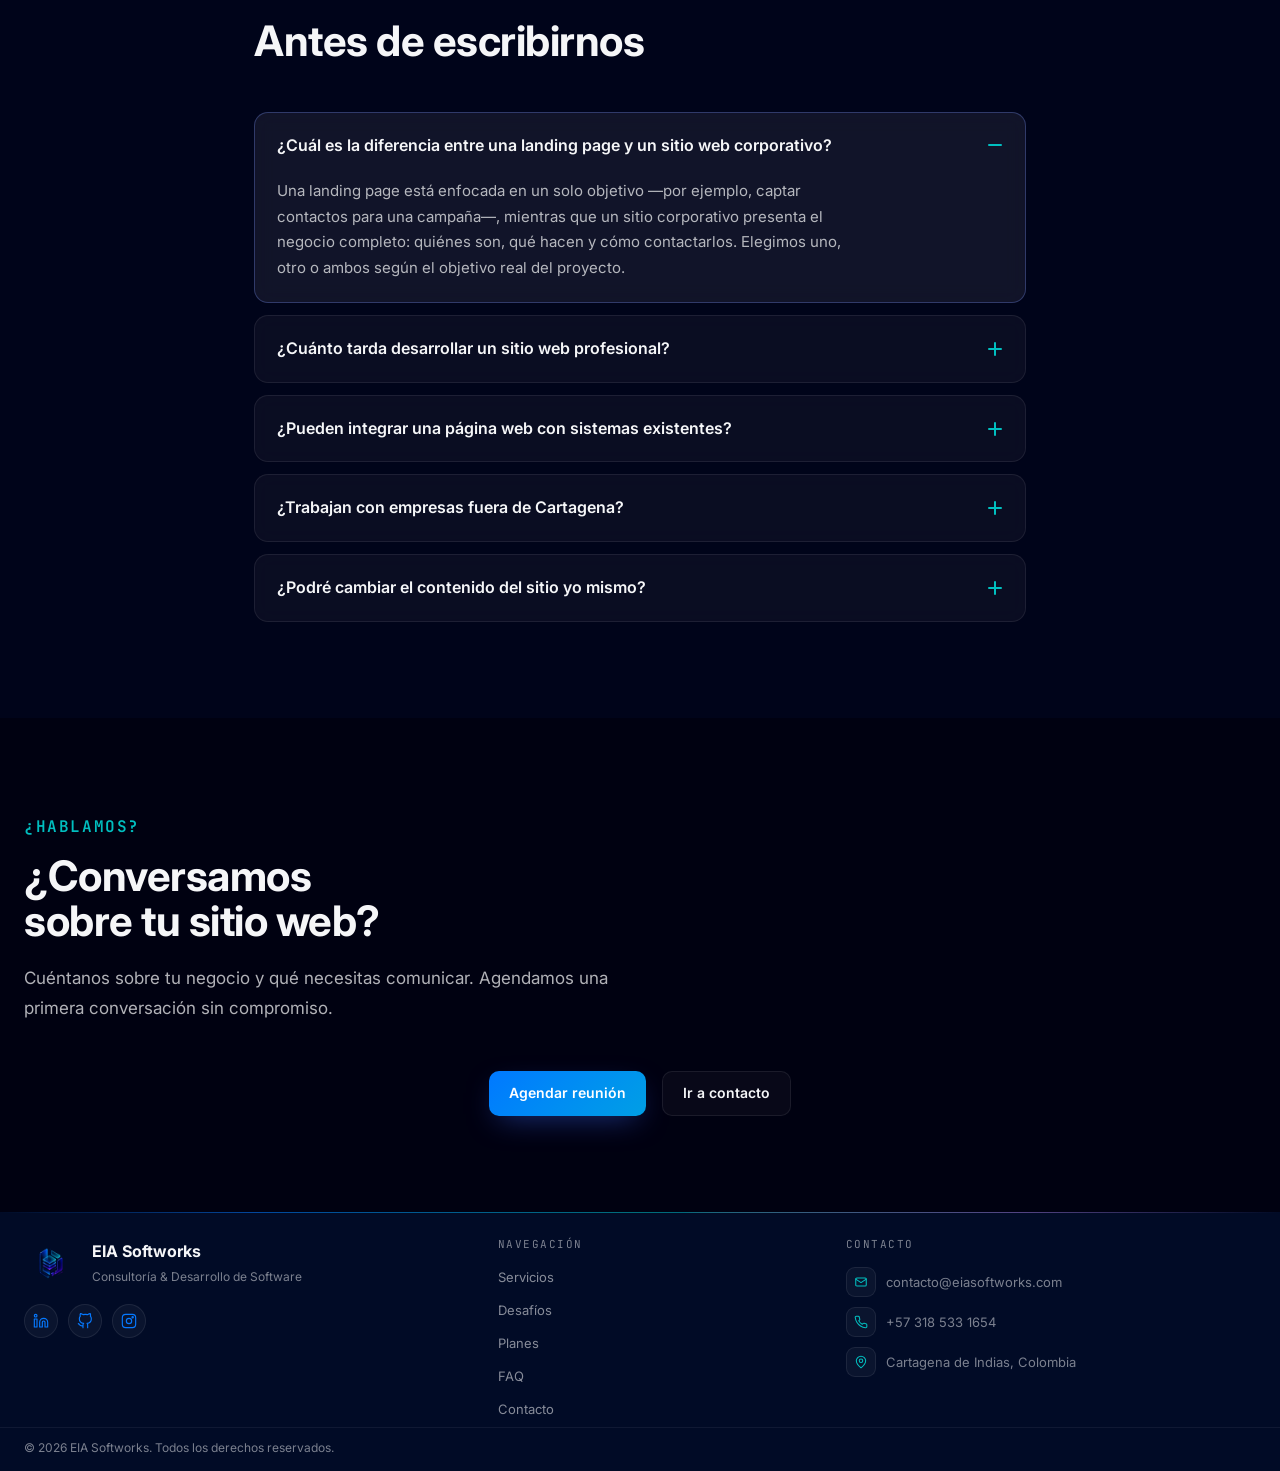
<file: desarrollo-web/index.html>
<!doctype html>
<html lang="es">
<head>
<meta charset="utf-8">
<meta name="viewport" content="width=device-width, initial-scale=1">
<title>Desarrollo Web a Medida para Empresas — EIA Softworks</title>
<meta name="description" content="Sitios corporativos y landing pages a medida, diseñados desde los objetivos reales de tu negocio. Desarrollo web para empresas en Cartagena y toda Colombia.">
<meta name="robots" content="index, follow">
<link rel="canonical" href="https://eiasoftworks.com/desarrollo-web/">

<meta property="og:type" content="website">
<meta property="og:site_name" content="EIA Softworks">
<meta property="og:locale" content="es_CO">
<meta property="og:url" content="https://eiasoftworks.com/desarrollo-web/">
<meta property="og:title" content="Desarrollo Web a Medida para Empresas — EIA Softworks">
<meta property="og:description" content="Sitios corporativos y landing pages a medida, diseñados desde los objetivos reales de tu negocio. Desarrollo web para empresas en Cartagena y toda Colombia.">
<meta property="og:image" content="https://eiasoftworks.com/assets/logos/eia-mark.webp">
<meta property="og:image:width" content="256">
<meta property="og:image:height" content="256">

<meta name="twitter:card" content="summary">
<meta name="twitter:title" content="Desarrollo Web a Medida para Empresas — EIA Softworks">
<meta name="twitter:description" content="Sitios corporativos y landing pages a medida, diseñados desde los objetivos reales de tu negocio. Desarrollo web para empresas en Cartagena y toda Colombia.">
<meta name="twitter:image" content="https://eiasoftworks.com/assets/logos/eia-mark.webp">

<link rel="preconnect" href="https://fonts.googleapis.com">
<link rel="preconnect" href="https://fonts.gstatic.com" crossorigin>
<link href="https://fonts.googleapis.com/css2?family=Inter:wght@300;400;500;600;700&family=JetBrains+Mono:wght@400;500;600&display=swap" rel="stylesheet">
<link rel="icon" type="image/png" sizes="32x32" href="../assets/logos/favicon-32.png">
<link rel="icon" type="image/png" sizes="16x16" href="../assets/logos/favicon-16.png">
<link rel="apple-touch-icon" sizes="180x180" href="../assets/logos/apple-touch-icon.png">
<link rel="stylesheet" href="../styles.css?v=20260902">

<script type="application/ld+json">
{
  "@context": "https://schema.org",
  "@graph": [
    {
      "@type": "Organization",
      "@id": "https://eiasoftworks.com/#organization",
      "name": "EIA Softworks",
      "url": "https://eiasoftworks.com/",
      "logo": "https://eiasoftworks.com/assets/logos/eia-mark.webp",
      "email": "contacto@eiasoftworks.com",
      "telephone": "+573185331654",
      "founder": { "@type": "Person", "name": "Evert Zambrano" },
      "address": {
        "@type": "PostalAddress",
        "addressLocality": "Cartagena de Indias",
        "addressCountry": "CO"
      },
      "areaServed": "CO",
      "contactPoint": [{
        "@type": "ContactPoint",
        "contactType": "customer service",
        "email": "contacto@eiasoftworks.com",
        "telephone": "+573185331654",
        "url": "https://eiasoftworks.com/contacto/",
        "areaServed": "CO",
        "availableLanguage": ["es"]
      }]
    },
    {
      "@type": "WebSite",
      "@id": "https://eiasoftworks.com/#website",
      "name": "EIA Softworks",
      "url": "https://eiasoftworks.com/",
      "inLanguage": "es",
      "publisher": { "@id": "https://eiasoftworks.com/#organization" }
    },
    {
      "@type": "WebPage",
      "@id": "https://eiasoftworks.com/desarrollo-web/#webpage",
      "url": "https://eiasoftworks.com/desarrollo-web/",
      "name": "Desarrollo Web a Medida para Empresas — EIA Softworks",
      "description": "Sitios corporativos y landing pages a medida, diseñados desde los objetivos reales de tu negocio. Desarrollo web para empresas en Cartagena y toda Colombia.",
      "inLanguage": "es",
      "isPartOf": { "@id": "https://eiasoftworks.com/#website" },
      "about": { "@id": "https://eiasoftworks.com/#organization" },
      "mainEntity": { "@id": "https://eiasoftworks.com/desarrollo-web/#service" },
      "breadcrumb": { "@id": "https://eiasoftworks.com/desarrollo-web/#breadcrumb" }
    },
    {
      "@type": "Service",
      "@id": "https://eiasoftworks.com/desarrollo-web/#service",
      "name": "Desarrollo Web",
      "url": "https://eiasoftworks.com/desarrollo-web/",
      "description": "Sitios corporativos y landing pages a medida, diseñados desde los objetivos reales de tu negocio. Desarrollo web para empresas en Cartagena y toda Colombia.",
      "provider": { "@id": "https://eiasoftworks.com/#organization" },
      "areaServed": "CO"
    },
    {
      "@type": "BreadcrumbList",
      "@id": "https://eiasoftworks.com/desarrollo-web/#breadcrumb",
      "itemListElement": [
        { "@type": "ListItem", "position": 1, "name": "Inicio", "item": "https://eiasoftworks.com/" },
        { "@type": "ListItem", "position": 2, "name": "Desarrollo Web", "item": "https://eiasoftworks.com/desarrollo-web/" }
      ]
    },
    {
      "@type": "FAQPage",
      "@id": "https://eiasoftworks.com/desarrollo-web/#faq",
      "mainEntity": [
        {
          "@type": "Question",
          "name": "¿Cuál es la diferencia entre una landing page y un sitio web corporativo?",
          "acceptedAnswer": { "@type": "Answer", "text": "Una landing page está enfocada en un solo objetivo —por ejemplo, captar contactos para una campaña—, mientras que un sitio corporativo presenta el negocio completo: quiénes son, qué hacen y cómo contactarlos. Elegimos uno, otro o ambos según el objetivo real del proyecto." }
        },
        {
          "@type": "Question",
          "name": "¿Cuánto tarda desarrollar un sitio web profesional?",
          "acceptedAnswer": { "@type": "Answer", "text": "Depende del alcance y la cantidad de páginas, pero trabajamos por iteraciones: en pocas semanas ya puedes ver y validar una primera versión funcional, en lugar de esperar hasta el final del proyecto." }
        },
        {
          "@type": "Question",
          "name": "¿Pueden integrar una página web con sistemas existentes?",
          "acceptedAnswer": { "@type": "Answer", "text": "Sí. Cuando un sitio necesita conectarse con un CRM, una pasarela de pagos u otro sistema interno, lo evaluamos como parte del alcance. Si el proyecto crece hacia algo más complejo, se conecta con nuestro servicio de desarrollo de software a medida." }
        },
        {
          "@type": "Question",
          "name": "¿Trabajan con empresas fuera de Cartagena?",
          "acceptedAnswer": { "@type": "Answer", "text": "Sí. Trabajamos en remoto con clientes de toda Colombia y de otros países, con reuniones periódicas y entregas continuas." }
        },
        {
          "@type": "Question",
          "name": "¿Podré cambiar el contenido del sitio yo mismo?",
          "acceptedAnswer": { "@type": "Answer", "text": "Por defecto, los cambios de contenido nos los pides y los hacemos nosotros — el sitio está construido con código propio, sin piezas de terceros que haya que ir actualizando por seguridad. Si prefieres poder editar textos e imágenes por tu cuenta, ofrecemos un panel de edición como complemento, limitado a los campos que definamos juntos desde el inicio." }
        }
      ]
    }
  ]
}
</script>

<!-- Google tag (gtag.js) -->
<script async src="https://www.googletagmanager.com/gtag/js?id=G-XJQSVD0RMP"></script>
<script>
  window.dataLayer = window.dataLayer || [];
  function gtag(){dataLayer.push(arguments);}
  gtag('js', new Date());

  gtag('config', 'G-XJQSVD0RMP');
</script>
</head>
<body>



<a class="skip-link" href="#main">Saltar al contenido</a>

<div class="scroll-progress" aria-hidden="true"><span data-scroll-progress></span></div>

<nav class="nav" data-nav>
  <a href="../index.html" class="nav-brand">
    <img src="../assets/logos/eia-mark.webp" alt="" aria-hidden="true" class="nav-mark" width="54" height="54">
    EIA <span class="nav-brand-sub">SOFTWORKS</span>
  </a>
  <div class="nav-links" data-nav-links>
    <a href="../index.html" class="nav-link">Inicio</a>
    <a href="#desafios" class="nav-link">Desafíos</a>
    <a href="#planes" class="nav-link">Planes</a>
    <div class="nav-item-dropdown">
      <a href="#servicios-incluidos" class="nav-link" aria-haspopup="true" aria-expanded="false">Servicios</a>
      <ul class="nav-dropdown-menu" aria-label="Servicios">
        <li><a href="../desarrollo-web/index.html" class="nav-dropdown-link">Desarrollo Web</a></li>
        <li><a href="../aplicaciones-moviles/index.html" class="nav-dropdown-link">Desarrollo de Aplicaciones Móviles</a></li>
        <li><a href="../desarrollo-software-a-medida/index.html" class="nav-dropdown-link">Desarrollo de Software a Medida</a></li>
        <li><a href="../power-bi-dashboard/index.html" class="nav-dropdown-link">Integraciones y Dashboards de Datos</a></li>
        <li><a href="../software-entidades-publicas/index.html" class="nav-dropdown-link">Software para Entidades Públicas</a></li>
      </ul>
    </div>
    <a href="#faq-servicio" class="nav-link">FAQ</a>
    <a href="../contacto/index.html" class="nav-link">Contacto</a>
  </div>
  <div class="nav-actions">
    <button type="button" class="btn btn-solid nav-cta" data-open-modal data-gtag-event="cta_click" data-gtag-category="nav" data-gtag-label="Agendar reunión (nav)">Agendar reunión</button>
    <button type="button" class="nav-burger" data-nav-toggle aria-label="Abrir menú" aria-expanded="false">
      <span></span><span></span>
    </button>
  </div>
</nav>

<div class="nav-mobile" data-nav-mobile aria-hidden="true">
  <a href="../index.html" class="nav-mobile-link">Inicio</a>
  <a href="#desafios" class="nav-mobile-link">Desafíos</a>
  <a href="#planes" class="nav-mobile-link">Planes</a>
  <a href="#servicios-incluidos" class="nav-mobile-link">Servicios</a>
  <a href="../desarrollo-web/index.html" class="nav-mobile-link nav-mobile-sublink">Desarrollo Web</a>
  <a href="../aplicaciones-moviles/index.html" class="nav-mobile-link nav-mobile-sublink">Desarrollo de Aplicaciones Móviles</a>
  <a href="../desarrollo-software-a-medida/index.html" class="nav-mobile-link nav-mobile-sublink">Desarrollo de Software a Medida</a>
  <a href="../power-bi-dashboard/index.html" class="nav-mobile-link nav-mobile-sublink">Integraciones y Dashboards de Datos</a>
  <a href="../software-entidades-publicas/index.html" class="nav-mobile-link nav-mobile-sublink">Software para Entidades Públicas</a>
  <a href="#faq-servicio" class="nav-mobile-link">FAQ</a>
  <a href="../contacto/index.html" class="nav-mobile-link">Contacto</a>
  <button type="button" class="btn btn-solid nav-mobile-cta" data-open-modal data-gtag-event="cta_click" data-gtag-category="nav" data-gtag-label="Agendar reunión (nav móvil)">Agendar reunión</button>
</div>


<main id="main">

  <!-- ============ HERO DEL SERVICIO ============ -->
  <section class="hero-photo" id="hero-servicio">
    <img class="hero-photo-img" src="../assets/img/hero-paginas-web.webp" alt="" aria-hidden="true" width="1408" height="768" loading="eager" decoding="async">
    <div class="hero-photo-scrim" aria-hidden="true"></div>
    <div class="container">
      <div class="hero-photo-content">
        <p class="eyebrow" data-reveal>Desarrollo Web</p>
        <h1 class="h2" data-reveal data-reveal-delay="1">Diseño de páginas web que trabajan para tu negocio</h1>
        <p class="p-lead" data-reveal data-reveal-delay="2">Diseñamos y desarrollamos páginas web a medida, desde sitios corporativos y landing pages hasta tiendas virtuales, enfocadas en los objetivos de tu negocio. Trabajamos desde Cartagena para Colombia y otros mercados.</p>
        <div class="hero-photo-actions" data-reveal data-reveal-delay="3">
          <a href="#planes" class="btn btn-solid" data-gtag-event="cta_click" data-gtag-category="hero-servicio" data-gtag-label="Ver planes (desarrollo web)">Ver planes →</a>
        </div>
      </div>
    </div>
  </section>

  <!-- ============ DESAFÍOS COMUNES ============ -->
  <section class="section section-light" id="desafios" data-screen-label="Desafíos">
    <div class="container">
      <div class="section-head" data-reveal>
        <p class="eyebrow">Desafíos comunes</p>
        <h2 class="h2">Tus desafíos tienen solución</h2>
        <p class="p-lead">Somos el puente entre el estado actual de tu proyecto y los resultados que quieres lograr.</p>
      </div>
      <div class="card-grid card-grid-4x1 challenge-grid">
        <article class="svc-card svc-feature-card challenge-card" style="--c1:oklch(62% 0.2 258);--c2:oklch(70% 0.16 235)" data-reveal>
          <div class="svc-icon" aria-hidden="true">
            <svg viewBox="0 0 24 24" fill="none" stroke="currentColor" stroke-width="2" stroke-linecap="round" stroke-linejoin="round"><path d="M17 21v-2a4 4 0 0 0-4-4H7a4 4 0 0 0-4 4v2"/><circle cx="9" cy="7" r="4"/><path d="M23 21v-2a4 4 0 0 0-3-3.87"/><path d="M16 3.13a4 4 0 0 1 0 7.75"/></svg>
          </div>
          <h3>Acabo de lanzar mi proyecto y nadie me conoce</h3>
          <p>Necesitas captar personas interesadas en lo que haces. Diseñamos una landing page estratégica: una web de una sola sección enfocada exclusivamente en presentar tu oferta estrella.</p>
        </article>
        <article class="svc-card svc-feature-card challenge-card" style="--c1:oklch(72% 0.15 195);--c2:oklch(78% 0.12 185)" data-reveal data-reveal-delay="1">
          <div class="svc-icon" aria-hidden="true">
            <svg viewBox="0 0 24 24" fill="none" stroke="currentColor" stroke-width="2" stroke-linecap="round" stroke-linejoin="round"><circle cx="11" cy="11" r="8"/><line x1="21" y1="21" x2="16.65" y2="16.65"/></svg>
          </div>
          <h3>Mi negocio no está en Google, ¿cómo resolvemos eso?</h3>
          <p>Creamos la web de tu empresa desde cero y la optimizamos para que tus clientes te encuentren en los primeros resultados de búsqueda.</p>
        </article>
        <article class="svc-card svc-feature-card challenge-card" style="--c1:oklch(64% 0.16 300);--c2:oklch(70% 0.14 285)" data-reveal>
          <div class="svc-icon" aria-hidden="true">
            <svg viewBox="0 0 24 24" fill="none" stroke="currentColor" stroke-width="2" stroke-linecap="round" stroke-linejoin="round"><path d="M21 12a9 9 0 1 1-3-6.7"/><path d="M21 3v6h-6"/></svg>
          </div>
          <h3>Mi sitio web no genera confianza ni se ve profesional</h3>
          <p>Rediseñamos tu página con una imagen moderna y clara que inspire credibilidad desde el primer segundo.</p>
        </article>
        <article class="svc-card svc-feature-card challenge-card" style="--c1:oklch(70% 0.15 165);--c2:oklch(76% 0.13 175)" data-reveal data-reveal-delay="1">
          <div class="svc-icon" aria-hidden="true">
            <svg viewBox="0 0 24 24" fill="none" stroke="currentColor" stroke-width="2" stroke-linecap="round" stroke-linejoin="round"><circle cx="9" cy="21" r="1"/><circle cx="20" cy="21" r="1"/><path d="M1 1h4l2.68 13.39a2 2 0 0 0 2 1.61h9.72a2 2 0 0 0 2-1.61L23 6H6"/></svg>
          </div>
          <h3>Quiero vender online, pero lo veo muy difícil</h3>
          <p>Diseñamos tu tienda digital fácil de usar, con métodos de pago seguros y lista para recibir pedidos.</p>
        </article>
      </div>
    </div>
  </section>

  <!-- ============ PLANES ============ -->
  <section class="section" id="planes" data-screen-label="Planes">
    <div class="container">
      <div class="section-head section-head-center section-head-wide" data-reveal>
        <p class="eyebrow">Planes</p>
        <h2 class="h2">El catálogo completo, de una página básica a una tienda virtual</h2>
        <p class="p-lead">Desde una presencia digital mínima hasta vender en línea, o mejorar el sitio que ya tienes. Cada sitio se construye con la tecnología que mejor se adapte a lo que necesitas.</p>
      </div>
      <details class="plan-category-toggle" data-reveal>
        <summary class="plan-category-header" data-gtag-event="cta_click" data-gtag-category="planes-servicio-web" data-gtag-label="Ver planes — Landing">
          <div class="plan-category-illustration" aria-hidden="true">
            <img src="../assets/img/plan-landing-illustration.webp" alt="" width="480" height="480" loading="lazy" decoding="async">
          </div>
          <div class="plan-category-intro">
            <h3 class="plan-category-title" style="color:#236fd8">📄 Landing — Tu carta de presentación en Internet</h3>
            <p>Ideal si quieres empezar a figurar activamente en Internet y buscadores, con una página clara y directa. Presenta tu propuesta de valor en un solo cuerpo, perfecta para capturar leads y como página de aterrizaje para campañas publicitarias en redes sociales.</p>
          </div>
          <span class="plan-category-toggle-cta"><span class="plan-category-toggle-label"></span><span class="faq-mark" aria-hidden="true"></span></span>
        </summary>
        <div class="card-grid card-grid-3x2">
        <article id="plan-landing-basica" class="glass-card svc-card has-tilt has-halo" style="--c1:oklch(62% 0.2 258);--c2:oklch(70% 0.16 235);scroll-margin-top:100px" data-reveal data-plan="landing-basica">
          <div class="svc-icon" aria-hidden="true">
            <svg viewBox="0 0 24 24" fill="none" stroke="currentColor" stroke-width="2" stroke-linecap="round" stroke-linejoin="round"><rect x="4" y="3" width="16" height="18" rx="2"/><line x1="8" y1="9" x2="16" y2="9"/><line x1="8" y1="14" x2="12" y2="14"/></svg>
          </div>
          <p class="plan-category-tag">Sitios Landing</p>
          <h3>Landing Página Básica</h3>
          <p><span class="plan-preview-tagline">El punto de partida más rápido y económico.</span>Una página simple pero suficiente para presentarte en internet, explicar quién eres y recibir mensajes por WhatsApp. Es el plan de pruebas: ideal si hoy no tienes ningún sitio web y quieres validar tu idea sin invertir de más.</p>
          <div class="plan-price"><span class="amount">$699.000</span><span class="unit">COP</span></div>
          <ul class="about-specialty-list">
            <li>Diseño a medida, <span class="tip" tabindex="0" data-tip="Se adapta automáticamente para verse bien en celular, tablet y computador.">responsive</span> en cualquier dispositivo</li>
            <li><span class="tip" tabindex="0" data-tip="Un botón que abre un chat de WhatsApp directo contigo, sin que el visitante tenga que guardar tu número.">Botón de WhatsApp</span> como canal de contacto directo</li>
            <li>Adaptado a tu marca: colores, logo y textos que nos compartas</li>
          </ul>
          <p class="plan-meta">Entrega: <strong>menos de 1 semana</strong> · soporte se confirma al iniciar</p>
          <p class="plan-exclude"><strong>No incluye:</strong> formulario de contacto propio, SEO técnico ni Analytics, correo corporativo.</p>
          <details class="plan-details">
            <summary>Ver más detalles<span class="faq-mark" aria-hidden="true"></span></summary>
            <div class="plan-details-body">
              <div class="plan-details-group">
                <h4>Estructura (una sola sección)</h4>
                <ul class="about-specialty-list">
                  <li>Presentación del negocio</li>
                  <li>Qué ofreces</li>
                  <li>Contacto por WhatsApp</li>
                </ul>
              </div>
              <div class="plan-details-group">
                <h4>También incluye</h4>
                <ul class="about-specialty-list">
                  <li>Batería de pruebas antes de publicar: dispositivos, WhatsApp, SSL y dominio</li>
                </ul>
              </div>
              <div class="plan-details-group">
                <h4>No incluye</h4>
                <ul class="about-specialty-list">
                  <li>Formulario de contacto propio (disponible en Landing Esencial)</li>
                  <li><span class="tip" tabindex="0" data-tip="Ajustes en el sitio para que Google lo entienda mejor y lo posicione — no incluye campañas de pauta.">SEO técnico</span> ni <span class="tip" tabindex="0" data-tip="Permite conocer cómo interactúan los visitantes con tu sitio.">Google Analytics</span></li>
                  <li><span class="tip" tabindex="0" data-tip="Un correo con tu nombre de dominio (ej. contacto@tunegocio.com) en vez de una cuenta gratuita como Gmail.">Correo corporativo</span> (disponible en Landing Esencial)</li>
                </ul>
              </div>
            </div>
          </details>
          <div class="plan-actions">
            <button type="button" class="btn btn-solid plan-cta" data-open-modal data-subject="Quiero el plan: Landing Página Básica" data-gtag-event="plan_cta_click" data-gtag-category="planes" data-gtag-label="Landing Página Básica">Quiero este plan →</button>
            <a href="https://wa.me/573185331654?text=Hola%2C%20vengo%20desde%20la%20p%C3%A1gina%20web%20de%20EIA%20Softworks.%20Mi%20nombre%20es%20%5Btu%20nombre%5D%20y%20mi%20correo%20es%20%5Btu%20correo%5D.%20Me%20interesa%20el%20plan%20Landing%20P%C3%A1gina%20B%C3%A1sica%20%28%24699.000%20COP%29%20y%20quisiera%20conocer%20los%20pr%C3%B3ximos%20pasos%20para%20arrancar%20el%20proyecto." target="_blank" rel="noopener" class="btn btn-ghost plan-cta-whatsapp" data-gtag-event="cta_click" data-gtag-category="planes" data-gtag-label="WhatsApp — Landing Página Básica">
              <svg viewBox="0 0 24 24" fill="none" stroke="currentColor" stroke-width="2" stroke-linecap="round" stroke-linejoin="round" aria-hidden="true"><path d="M21 11.5a8.38 8.38 0 0 1-.9 3.8 8.5 8.5 0 0 1-7.6 4.7 8.38 8.38 0 0 1-3.8-.9L3 21l1.9-5.7a8.38 8.38 0 0 1-.9-3.8 8.5 8.5 0 0 1 4.7-7.6 8.38 8.38 0 0 1 3.8-.9h.5a8.48 8.48 0 0 1 8 8v.5z"/></svg>
              WhatsApp
            </a>
          </div>
        </article>

        <article id="plan-landing-esencial" class="glass-card svc-card svc-card-cta has-tilt has-halo" style="--c1:oklch(62% 0.2 258);--c2:oklch(70% 0.16 235);scroll-margin-top:100px" data-reveal data-reveal-delay="1" data-plan="landing-esencial">
          <div class="svc-icon" aria-hidden="true">
            <svg viewBox="0 0 24 24" fill="none" stroke="currentColor" stroke-width="2" stroke-linecap="round" stroke-linejoin="round"><rect x="4" y="3" width="16" height="18" rx="2"/><line x1="8" y1="8" x2="16" y2="8"/><line x1="8" y1="12" x2="16" y2="12"/><line x1="8" y1="16" x2="12" y2="16"/></svg>
          </div>
          <p class="plan-category-tag">Sitios Landing</p>
          <h3>Landing Esencial</h3>
          <p><span class="plan-preview-tagline">Para quienes quieren causar una buena primera impresión y no tienen una base sólida que rescatar.</span>Diseño más trabajado, con textos cuidados y los elementos visuales justos para transmitir profesionalismo. Además de recibir contactos, te ayuda a medir quién te visita, para que sepas si tu mensaje está funcionando.</p>
          <div class="plan-price"><span class="amount">$1.800.000</span><span class="unit">COP</span></div>
          <ul class="about-specialty-list">
            <li>Diseño a medida, <span class="tip" tabindex="0" data-tip="Se adapta automáticamente para verse bien en celular, tablet y computador.">responsive</span> en cualquier dispositivo</li>
            <li>Formulario de contacto y <span class="tip" tabindex="0" data-tip="Un botón que abre un chat de WhatsApp directo contigo, sin que el visitante tenga que guardar tu número.">botón de WhatsApp</span></li>
            <li><span class="tip" tabindex="0" data-tip="Ajustes en el sitio para que Google lo entienda mejor y lo posicione — no incluye campañas de pauta.">SEO técnico básico</span> y <span class="tip" tabindex="0" data-tip="Permite conocer cómo interactúan los visitantes con tu sitio.">Google Analytics</span></li>
            <li>1 <span class="tip" tabindex="0" data-tip="Un correo con tu nombre de dominio (ej. contacto@tunegocio.com) en vez de una cuenta gratuita como Gmail.">correo corporativo</span> con <span class="tip" tabindex="0" data-tip="La dirección web (ej. tunegocio.com) que identifica tu sitio en internet — queda a tu nombre, no al nuestro.">tu propio dominio</span></li>
          </ul>
          <p class="plan-meta">Entrega: <strong>10–15 días hábiles</strong> · 15 días de soporte tras la entrega</p>
          <p class="plan-exclude"><strong>No incluye:</strong> redacción completa de textos ni editar el sitio por tu cuenta.</p>
          <details class="plan-details">
            <summary>Ver más detalles<span class="faq-mark" aria-hidden="true"></span></summary>
            <div class="plan-details-body">
              <div class="plan-details-group">
                <h4>Estructura (una página, por secciones)</h4>
                <ul class="about-specialty-list">
                  <li>Inicio</li>
                  <li>Servicios</li>
                  <li>Sobre el negocio</li>
                  <li>Contacto</li>
                </ul>
              </div>
              <div class="plan-details-group">
                <h4>Ideal para</h4>
                <ul class="about-specialty-list">
                  <li>Emprendedores que están empezando</li>
                  <li>Negocios con una web muy antigua que necesitan cambiar su estructura, no solo maquillarla — eso es <span class="tip" tabindex="0" data-tip="Un rediseño mantiene la estructura de páginas que ya tienes; si necesitas cambiarla, este plan la construye de nuevo desde cero.">Rediseño Web</span></li>
                  <li>Quienes quieren agregar secciones que no tenían antes</li>
                </ul>
              </div>
              <div class="plan-details-group">
                <h4>También incluye</h4>
                <ul class="about-specialty-list">
                  <li>Batería de pruebas completa antes de publicar: dispositivos, formulario, WhatsApp, correo, SSL y dominio</li>
                  <li>Instrucciones de entrega</li>
                </ul>
              </div>
              <div class="plan-details-group">
                <h4>No incluye</h4>
                <ul class="about-specialty-list">
                  <li>Redacción completa de textos por <span class="tip" tabindex="0" data-tip="La persona que redacta textos publicitarios desde cero, pensando en vender — nosotros organizamos y mejoramos los textos que tú ya nos compartes.">copywriter</span></li>
                  <li>Editar el sitio por tu cuenta (disponible como complemento)</li>
                </ul>
              </div>
            </div>
          </details>
          <div class="plan-actions">
            <button type="button" class="btn btn-solid plan-cta" data-open-modal data-subject="Quiero el plan: Landing Esencial" data-gtag-event="plan_cta_click" data-gtag-category="planes" data-gtag-label="Landing Esencial">Quiero este plan →</button>
            <a href="https://wa.me/573185331654?text=Hola%2C%20vengo%20desde%20la%20p%C3%A1gina%20web%20de%20EIA%20Softworks.%20Mi%20nombre%20es%20%5Btu%20nombre%5D%20y%20mi%20correo%20es%20%5Btu%20correo%5D.%20Me%20interesa%20el%20plan%20Landing%20Esencial%20%28%241.800.000%20COP%29%20y%20quisiera%20conocer%20los%20pr%C3%B3ximos%20pasos%20para%20arrancar%20el%20proyecto." target="_blank" rel="noopener" class="btn btn-ghost plan-cta-whatsapp" data-gtag-event="cta_click" data-gtag-category="planes" data-gtag-label="WhatsApp — Landing Esencial">
              <svg viewBox="0 0 24 24" fill="none" stroke="currentColor" stroke-width="2" stroke-linecap="round" stroke-linejoin="round" aria-hidden="true"><path d="M21 11.5a8.38 8.38 0 0 1-.9 3.8 8.5 8.5 0 0 1-7.6 4.7 8.38 8.38 0 0 1-3.8-.9L3 21l1.9-5.7a8.38 8.38 0 0 1-.9-3.8 8.5 8.5 0 0 1 4.7-7.6 8.38 8.38 0 0 1 3.8-.9h.5a8.48 8.48 0 0 1 8 8v.5z"/></svg>
              WhatsApp
            </a>
          </div>
        </article>

        <article id="plan-rediseno-web" class="glass-card svc-card has-tilt has-halo" style="--c1:oklch(64% 0.16 300);--c2:oklch(70% 0.14 285);scroll-margin-top:100px" data-reveal data-plan="rediseno-web">
          <div class="svc-icon" aria-hidden="true">
            <svg viewBox="0 0 24 24" fill="none" stroke="currentColor" stroke-width="2" stroke-linecap="round" stroke-linejoin="round"><path d="M21 12a9 9 0 1 1-3-6.7"/><path d="M21 3v6h-6"/></svg>
          </div>
          <p class="plan-category-tag">Rediseño</p>
          <h3>Rediseño Web</h3>
          <p><span class="plan-preview-tagline">Cuando tu sitio actual ya no te representa, pero no quieres partir de cero.</span>Pensado para sitios que ya tienen una estructura de páginas definida y solo necesitan actualizar su apariencia y velocidad. Conservas tu dominio, tu contenido y el orden de tus páginas — solo mejoramos cómo se ve y qué tan rápido carga.</p>
          <div class="plan-price"><span><span class="plan-price-prefix">Desde</span><span class="amount">$900.000</span></span><span class="unit">COP</span></div>
          <ul class="about-specialty-list">
            <li>Diagnóstico técnico completo: velocidad, SEO y mobile</li>
            <li>Rediseño visual, manteniendo la estructura de páginas que ya tienes</li>
            <li>Migración del contenido que ya tienes publicado</li>
            <li>Optimización de velocidad de carga y <span class="tip" tabindex="0" data-tip="Ajustes en el sitio para que Google lo entienda mejor y lo posicione — no incluye campañas de pauta.">SEO técnico</span></li>
          </ul>
          <p class="plan-meta">Entrega: <strong>1-2 semanas</strong>, según diagnóstico · 15 días de soporte tras la entrega</p>
          <p class="plan-exclude"><strong>No incluye:</strong> crear páginas nuevas ni reorganizar la información (eso es Landing Esencial).</p>
          <details class="plan-details">
            <summary>Ver más detalles<span class="faq-mark" aria-hidden="true"></span></summary>
            <div class="plan-details-body">
              <div class="plan-details-group">
                <h4>Cómo funciona</h4>
                <ul class="about-specialty-list">
                  <li>Revisamos tu sitio actual (diseño, velocidad, estructura) antes de dar un precio final</li>
                  <li>El precio final depende de cuántas páginas tiene tu sitio actual</li>
                </ul>
              </div>
              <div class="plan-details-group">
                <h4>Precio según alcance</h4>
                <ul class="about-specialty-list">
                  <li>Sitio de hasta 3 páginas: $900.000</li>
                  <li>Sitio de 4 a 6 páginas: $1.200.000 – $1.400.000</li>
                  <li>Sitio de más de 6 páginas o estructura compleja: se cotiza aparte, puede llegar al valor de una Landing Esencial o más</li>
                </ul>
              </div>
              <div class="plan-details-group">
                <h4>También incluye</h4>
                <ul class="about-specialty-list">
                  <li>Batería de pruebas completa antes de publicar</li>
                  <li>1 ronda de ajustes visuales</li>
                </ul>
              </div>
              <div class="plan-details-group">
                <h4>No incluye</h4>
                <ul class="about-specialty-list">
                  <li>Compra o traslado de un dominio nuevo (se usa el que ya tienes)</li>
                  <li>Creación de páginas o secciones nuevas — si necesitas más, se cotizan como adicional</li>
                  <li>Redacción de textos nuevos (se trabaja con lo que ya está publicado)</li>
                  <li>Reorganizar la información — si tu menú o la forma en que está armado el sitio necesita cambiar, eso es una reestructuración: te recomendamos Landing Esencial</li>
                  <li>Migración de un sitio sin una estructura clara (se evalúa aparte como proyecto de migración)</li>
                </ul>
              </div>
            </div>
          </details>
          <div class="plan-actions">
            <button type="button" class="btn btn-solid plan-cta" data-open-modal data-subject="Quiero el plan: Rediseño Web" data-gtag-event="plan_cta_click" data-gtag-category="planes" data-gtag-label="Rediseño Web">Quiero este plan →</button>
            <a href="https://wa.me/573185331654?text=Hola%2C%20vengo%20desde%20la%20p%C3%A1gina%20web%20de%20EIA%20Softworks.%20Mi%20nombre%20es%20%5Btu%20nombre%5D%20y%20mi%20correo%20es%20%5Btu%20correo%5D.%20Me%20interesa%20el%20plan%20Redise%C3%B1o%20Web%20%28desde%20%24900.000%20COP%29%20y%20quisiera%20conocer%20los%20pr%C3%B3ximos%20pasos%20para%20arrancar%20el%20proyecto." target="_blank" rel="noopener" class="btn btn-ghost plan-cta-whatsapp" data-gtag-event="cta_click" data-gtag-category="planes" data-gtag-label="WhatsApp — Rediseño Web">
              <svg viewBox="0 0 24 24" fill="none" stroke="currentColor" stroke-width="2" stroke-linecap="round" stroke-linejoin="round" aria-hidden="true"><path d="M21 11.5a8.38 8.38 0 0 1-.9 3.8 8.5 8.5 0 0 1-7.6 4.7 8.38 8.38 0 0 1-3.8-.9L3 21l1.9-5.7a8.38 8.38 0 0 1-.9-3.8 8.5 8.5 0 0 1 4.7-7.6 8.38 8.38 0 0 1 3.8-.9h.5a8.48 8.48 0 0 1 8 8v.5z"/></svg>
              WhatsApp
            </a>
          </div>
        </article>
        </div>
      </details>

      <details class="plan-category-toggle" data-reveal>
        <summary class="plan-category-header" data-gtag-event="cta_click" data-gtag-category="planes-servicio-web" data-gtag-label="Ver planes — Corporativo">
          <div class="plan-category-illustration" aria-hidden="true">
            <img src="../assets/img/plan-corporativo-illustration.webp" alt="" width="480" height="480" loading="lazy" decoding="async">
          </div>
          <div class="plan-category-intro">
            <h3 class="plan-category-title" style="color:#00bec0">🏢 Corporativo — La casa de tu empresa en la red</h3>
            <p>Si ya tienes un negocio consolidado o quieres proyectar profesionalismo y confianza, una web corporativa te permite contar quién eres, qué haces y cómo contactarte, con varias páginas que organizan tu información de forma clara y atractiva.</p>
          </div>
          <span class="plan-category-toggle-cta"><span class="plan-category-toggle-label"></span><span class="faq-mark" aria-hidden="true"></span></span>
        </summary>
        <div class="card-grid">
        <article id="plan-sitio-corporativo" class="glass-card svc-card svc-card-cta has-tilt has-halo" style="--c1:oklch(72% 0.15 195);--c2:oklch(78% 0.12 185);scroll-margin-top:100px" data-reveal data-plan="sitio-corporativo">
          <div class="svc-icon" aria-hidden="true">
            <svg viewBox="0 0 24 24" fill="none" stroke="currentColor" stroke-width="2" stroke-linecap="round" stroke-linejoin="round"><path d="M3 21h18"/><path d="M5 21V7l7-4 7 4v14"/><path d="M9 21v-6h6v6"/><line x1="9" y1="10" x2="9" y2="10.01"/><line x1="15" y1="10" x2="15" y2="10.01"/></svg>
          </div>
          <p class="plan-category-tag">Sitios Corporativos</p>
          <h3>Sitio Corporativo</h3>
          <p><span class="plan-preview-tagline">Tu empresa con toda su información organizada en varias páginas.</span>Cuenta quiénes son, qué hacen y cómo contactarlos, con un diseño que transmite confianza y seriedad. Incluye todo lo necesario para que los clientes te conozcan y sepan por qué elegirte.</p>
          <div class="plan-price"><span class="amount">$2.900.000</span><span class="unit">COP</span></div>
          <ul class="about-specialty-list">
            <li>Hasta 5 páginas, diseñadas sobre tu identidad de marca</li>
            <li>Formulario, <span class="tip" tabindex="0" data-tip="Un botón que abre un chat de WhatsApp directo contigo, sin que el visitante tenga que guardar tu número.">WhatsApp</span>, <span class="tip" tabindex="0" data-tip="Un mapa de Google Maps dentro de tu sitio, que muestra dónde encontrarte.">mapa de ubicación</span> y redes sociales</li>
            <li>SEO técnico inicial, <span class="tip" tabindex="0" data-tip="Una herramienta gratuita de Google que muestra cómo te encuentra la gente al buscar.">Search Console</span> y <span class="tip" tabindex="0" data-tip="Permite conocer cómo interactúan los visitantes con tu sitio.">Analytics</span></li>
            <li>3 <span class="tip" tabindex="0" data-tip="Un correo con tu nombre de dominio (ej. contacto@tunegocio.com) en vez de una cuenta gratuita como Gmail.">correos corporativos</span> con <span class="tip" tabindex="0" data-tip="La dirección web (ej. tunegocio.com) que identifica tu sitio en internet — queda a tu nombre, no al nuestro.">tu propio dominio</span></li>
          </ul>
          <p class="plan-meta">Entrega: <strong>20 días hábiles</strong> (3-4 semanas) · 30 días de soporte tras la entrega</p>
          <p class="plan-exclude"><strong>No incluye:</strong> blog o sección de noticias (disponible en Corporativo Avanzado).</p>
          <details class="plan-details">
            <summary>Ver más detalles<span class="faq-mark" aria-hidden="true"></span></summary>
            <div class="plan-details-body">
              <div class="plan-details-group">
                <h4>Ejemplo de páginas (hasta 5)</h4>
                <ul class="about-specialty-list">
                  <li>Inicio</li>
                  <li>Nosotros</li>
                  <li>Servicios</li>
                  <li>Proyectos / Portafolio</li>
                  <li>Contacto</li>
                </ul>
              </div>
              <div class="plan-details-group">
                <h4>También incluye</h4>
                <ul class="about-specialty-list">
                  <li>Si tu negocio tiene fotos o promociones que destacar, sumamos <span class="tip" tabindex="0" data-tip="Espacios visuales destacados, normalmente en la parte superior de la página, para mostrar promociones o fotos importantes.">banners</span> en el inicio y galería (con video que aportes, embebido)</li>
                  <li>Batería de pruebas completa + capacitación de entrega de 60 minutos</li>
                  <li>El dominio y el hosting quedan a tu nombre desde el día 1 — no dependes de nosotros para conservarlos</li>
                </ul>
              </div>
              <div class="plan-details-group">
                <h4>No incluye</h4>
                <ul class="about-specialty-list">
                  <li>Blog o sección de noticias (disponible en Corporativo Avanzado)</li>
                  <li>Redacción completa de textos por <span class="tip" tabindex="0" data-tip="La persona que redacta textos publicitarios desde cero, pensando en vender — nosotros organizamos y mejoramos los textos que tú ya nos compartes.">copywriter</span></li>
                  <li>Editar el sitio por tu cuenta (disponible como complemento)</li>
                </ul>
              </div>
            </div>
          </details>
          <div class="plan-actions">
            <button type="button" class="btn btn-solid plan-cta" data-open-modal data-subject="Quiero el plan: Sitio Corporativo" data-gtag-event="plan_cta_click" data-gtag-category="planes" data-gtag-label="Sitio Corporativo">Quiero este plan →</button>
            <a href="https://wa.me/573185331654?text=Hola%2C%20vengo%20desde%20la%20p%C3%A1gina%20web%20de%20EIA%20Softworks.%20Mi%20nombre%20es%20%5Btu%20nombre%5D%20y%20mi%20correo%20es%20%5Btu%20correo%5D.%20Me%20interesa%20el%20plan%20Sitio%20Corporativo%20%28%242.900.000%20COP%29%20y%20quisiera%20conocer%20los%20pr%C3%B3ximos%20pasos%20para%20arrancar%20el%20proyecto." target="_blank" rel="noopener" class="btn btn-ghost plan-cta-whatsapp" data-gtag-event="cta_click" data-gtag-category="planes" data-gtag-label="WhatsApp — Sitio Corporativo">
              <svg viewBox="0 0 24 24" fill="none" stroke="currentColor" stroke-width="2" stroke-linecap="round" stroke-linejoin="round" aria-hidden="true"><path d="M21 11.5a8.38 8.38 0 0 1-.9 3.8 8.5 8.5 0 0 1-7.6 4.7 8.38 8.38 0 0 1-3.8-.9L3 21l1.9-5.7a8.38 8.38 0 0 1-.9-3.8 8.5 8.5 0 0 1 4.7-7.6 8.38 8.38 0 0 1 3.8-.9h.5a8.48 8.48 0 0 1 8 8v.5z"/></svg>
              WhatsApp
            </a>
          </div>
        </article>

        <article id="plan-corporativo-avanzado" class="glass-card svc-card has-tilt has-halo" style="--c1:oklch(72% 0.15 195);--c2:oklch(78% 0.12 185);scroll-margin-top:100px" data-reveal data-reveal-delay="1" data-plan="corporativo-avanzado">
          <div class="svc-icon" aria-hidden="true">
            <svg viewBox="0 0 24 24" fill="none" stroke="currentColor" stroke-width="2" stroke-linecap="round" stroke-linejoin="round"><polygon points="12 2 2 7 12 12 22 7 12 2"/><polyline points="2 17 12 22 22 17"/><polyline points="2 12 12 17 22 12"/></svg>
          </div>
          <p class="plan-category-tag">Sitios Corporativos</p>
          <h3>Corporativo Avanzado</h3>
          <p><span class="plan-preview-tagline">Para empresas que tienen mucho que contar y planean crecer.</span>Además de una web completa, incluye un espacio para publicar noticias o artículos, lo que te permite mantener actualizados a tus clientes y posicionarte como referente en tu sector. Ideal si quieres que tu web sea el centro de tu comunicación.</p>
          <div class="plan-price"><span class="amount">$4.300.000</span><span class="unit">COP</span></div>
          <ul class="about-specialty-list">
            <li>Hasta 9 páginas, con una página propia para cada línea de servicio y <span class="tip" tabindex="0" data-tip="La forma en que se organiza y conecta internamente tu sitio, pensada para que puedas agregarle más adelante sin rehacerlo todo.">arquitectura</span> pensada para crecer</li>
            <li><span class="tip" tabindex="0" data-tip="Un espacio dentro de tu sitio para publicar novedades o artículos con el tiempo, sin volver a programar nada.">Blog o sección de noticias</span> con <span class="tip" tabindex="0" data-tip="El lugar donde escribes y publicas cada nueva entrada, sin tocar código.">panel de publicación</span>, categorías y comentarios opcionales</li>
            <li>SEO técnico avanzado página por página, con mapa de sitio XML y URLs amigables</li>
            <li>5 <span class="tip" tabindex="0" data-tip="Un correo con tu nombre de dominio (ej. contacto@tunegocio.com) en vez de una cuenta gratuita como Gmail.">correos corporativos</span> con <span class="tip" tabindex="0" data-tip="La dirección web (ej. tunegocio.com) que identifica tu sitio en internet — queda a tu nombre, no al nuestro.">tu propio dominio</span> (más que los 3 del Sitio Corporativo)</li>
          </ul>
          <p class="plan-meta">Entrega: <strong>30 días hábiles</strong> (4-6 semanas) · 45 días de soporte tras la entrega</p>
          <p class="plan-exclude"><strong>No incluye:</strong> carrito de compras ni paneles administrativos complejos.</p>
          <details class="plan-details">
            <summary>Ver más detalles<span class="faq-mark" aria-hidden="true"></span></summary>
            <div class="plan-details-body">
              <div class="plan-details-group">
                <h4>Ejemplo de páginas (hasta 9)</h4>
                <ul class="about-specialty-list">
                  <li>Inicio</li>
                  <li>Nosotros</li>
                  <li>Servicio 1</li>
                  <li>Servicio 2</li>
                  <li>Servicio 3</li>
                  <li>Servicios / Destacados</li>
                  <li>Proyectos / Casos de éxito</li>
                  <li>Blog / Noticias</li>
                  <li>Contacto</li>
                </ul>
              </div>
              <div class="plan-details-group">
                <h4>También incluye</h4>
                <ul class="about-specialty-list">
                  <li>Todo lo del plan Sitio Corporativo (banners y galería, si aplican a tu negocio)</li>
                  <li>Hosting de mayor capacidad, optimizado para sitios con blog y tráfico creciente</li>
                  <li>Categorías y etiquetas para organizar los artículos del blog por tema</li>
                  <li>Comentarios en el blog (opcional, se pueden desactivar)</li>
                  <li>Si necesitas conectar tu sitio con un <span class="tip" tabindex="0" data-tip="Un sistema donde una empresa organiza y da seguimiento a sus clientes y oportunidades de venta.">CRM</span> o sistema de agenda, lo evaluamos como parte del alcance — la integración en sí se cotiza aparte</li>
                  <li>Batería de pruebas completa + capacitación de entrega de 60 minutos</li>
                  <li>El dominio y el hosting quedan a tu nombre desde el día 1 — no dependes de nosotros para conservarlos</li>
                </ul>
              </div>
              <div class="plan-details-group">
                <h4>Posicionamiento y marketing digital</h4>
                <ul class="about-specialty-list">
                  <li>Mapa de sitio XML, para facilitar la indexación en Google</li>
                  <li>URLs amigables por página (ej. tunegocio.com/ventanas-de-aluminio en vez de tunegocio.com/servicio-1)</li>
                  <li>Configuración avanzada de Search Console y Analytics, con seguimiento de eventos</li>
                </ul>
              </div>
              <div class="plan-details-group">
                <h4>No incluye</h4>
                <ul class="about-specialty-list">
                  <li><span class="tip" tabindex="0" data-tip="La 'bolsa virtual' donde el cliente va guardando lo que quiere comprar antes de pagar.">Carrito de compras</span> o pasarela de pago (ver Tienda Virtual)</li>
                  <li>Paneles administrativos complejos — eso ya es una plataforma a medida</li>
                  <li>Editar el sitio por tu cuenta (disponible como complemento)</li>
                </ul>
              </div>
            </div>
          </details>
          <div class="plan-actions">
            <button type="button" class="btn btn-solid plan-cta" data-open-modal data-subject="Quiero el plan: Corporativo Avanzado" data-gtag-event="plan_cta_click" data-gtag-category="planes" data-gtag-label="Corporativo Avanzado">Quiero este plan →</button>
            <a href="https://wa.me/573185331654?text=Hola%2C%20vengo%20desde%20la%20p%C3%A1gina%20web%20de%20EIA%20Softworks.%20Mi%20nombre%20es%20%5Btu%20nombre%5D%20y%20mi%20correo%20es%20%5Btu%20correo%5D.%20Me%20interesa%20el%20plan%20Corporativo%20Avanzado%20%28%244.300.000%20COP%29%20y%20quisiera%20conocer%20los%20pr%C3%B3ximos%20pasos%20para%20arrancar%20el%20proyecto." target="_blank" rel="noopener" class="btn btn-ghost plan-cta-whatsapp" data-gtag-event="cta_click" data-gtag-category="planes" data-gtag-label="WhatsApp — Corporativo Avanzado">
              <svg viewBox="0 0 24 24" fill="none" stroke="currentColor" stroke-width="2" stroke-linecap="round" stroke-linejoin="round" aria-hidden="true"><path d="M21 11.5a8.38 8.38 0 0 1-.9 3.8 8.5 8.5 0 0 1-7.6 4.7 8.38 8.38 0 0 1-3.8-.9L3 21l1.9-5.7a8.38 8.38 0 0 1-.9-3.8 8.5 8.5 0 0 1 4.7-7.6 8.38 8.38 0 0 1 3.8-.9h.5a8.48 8.48 0 0 1 8 8v.5z"/></svg>
              WhatsApp
            </a>
          </div>
        </article>
        </div>
      </details>

      <details class="plan-category-toggle" data-reveal>
        <summary class="plan-category-header" data-gtag-event="cta_click" data-gtag-category="planes-servicio-web" data-gtag-label="Ver planes — Tienda Virtual">
          <div class="plan-category-illustration" aria-hidden="true">
            <img src="../assets/img/plan-tienda-virtual-illustration.webp" alt="" width="480" height="480" loading="lazy" decoding="async">
          </div>
          <div class="plan-category-intro">
            <h3 class="plan-category-title" style="color:#00946b">🛒 Tienda Virtual — Vende en línea sin límites</h3>
            <p>Si tu negocio depende de la venta de productos y quieres llegar a clientes en todo el país, una tienda virtual te permite mostrar catálogo, gestionar pedidos y cobrar de forma segura, todo desde una plataforma fácil de manejar.</p>
            <p>Ambos planes te permiten vender en línea desde el día uno. La diferencia está en tu catálogo: si tienes menos de 30 productos y quieres probar el canal digital sin invertir mucho, el Básico es perfecto. Si ya tienes un catálogo amplio (más de 50 productos), quieres que tus clientes te encuentren en Google y buscas una experiencia de compra premium —filtros, cupones, envíos automáticos—, el Avanzado te devuelve la inversión en poco tiempo.</p>
          </div>
          <span class="plan-category-toggle-cta"><span class="plan-category-toggle-label"></span><span class="faq-mark" aria-hidden="true"></span></span>
        </summary>
        <div class="card-grid">
        <article id="plan-basico-virtual" class="glass-card svc-card has-tilt has-halo" style="--c1:oklch(70% 0.15 165);--c2:oklch(76% 0.13 175);scroll-margin-top:100px" data-reveal data-plan="basico-virtual">
          <div class="svc-icon" aria-hidden="true">
            <svg viewBox="0 0 24 24" fill="none" stroke="currentColor" stroke-width="2" stroke-linecap="round" stroke-linejoin="round"><circle cx="9" cy="21" r="1"/><circle cx="19" cy="21" r="1"/><path d="M1 1h4l2.68 13.39a2 2 0 0 0 2 1.61h9.72a2 2 0 0 0 2-1.61L23 6H6"/></svg>
          </div>
          <p class="plan-category-tag">Tienda Virtual</p>
          <h3>Básico Virtual</h3>
          <p><span class="plan-preview-tagline">El primer paso para vender en línea sin complicaciones.</span>Ideal para emprendedores que están empezando o tienen un catálogo pequeño. Incluye carrito de compras y la posibilidad de cobrar con los métodos de pago más usados en Colombia, para que puedas recibir pedidos desde el día uno.</p>
          <div class="plan-price"><span class="amount">$3.500.000</span><span class="unit">COP</span></div>
          <ul class="about-specialty-list">
            <li><span class="tip" tabindex="0" data-tip="La dirección web (ej. tunegocio.com) y el espacio donde vive tu tienda — el primer año va incluido, sin costo.">Dominio .com y hosting</span>, gratis el primer año</li>
            <li>Catálogo con <span class="tip" tabindex="0" data-tip="Puedes cargar tantos productos como necesites; en volúmenes muy altos, tu plan de hosting puede requerir una mejora.">productos ilimitados</span> y 10 productos precargados</li>
            <li><span class="tip" tabindex="0" data-tip="La 'bolsa virtual' donde el cliente va guardando lo que quiere comprar — toda la información viaja protegida.">Carrito de compras</span> y panel 100% administrable</li>
            <li>Desarrollo en <span class="tip" tabindex="0" data-tip="El sistema que usamos para construir y administrar tu tienda, con WooCommerce para la parte de ventas.">WordPress y WooCommerce</span>, 100% adaptable a celular</li>
          </ul>
          <p class="plan-meta">Entrega: <strong>20 días hábiles</strong> · 1 mes de soporte técnico incluido</p>
          <details class="plan-details">
            <summary>Ver más detalles<span class="faq-mark" aria-hidden="true"></span></summary>
            <div class="plan-details-body">
              <div class="plan-details-group">
                <h4>Incluido en el plan</h4>
                <ul class="about-specialty-list">
                  <li>Hosting por 1 año, gratis</li>
                  <li>Dominio .com por 1 año, gratis</li>
                  <li><span class="tip" tabindex="0" data-tip="Protege la conexión entre tu sitio y sus visitantes.">Certificado SSL</span> (candado verde)</li>
                  <li>5 cuentas de <span class="tip" tabindex="0" data-tip="Un correo con tu nombre de dominio (ej. contacto@tunegocio.com) en vez de una cuenta gratuita como Gmail.">correo corporativo</span></li>
                  <li>100% adaptable a dispositivos móviles</li>
                  <li>Diseño moderno y personalizado, corporativo</li>
                  <li>3 banners principales con movimiento</li>
                  <li>5 páginas internas definidas (Inicio, Catálogo, Nosotros, Políticas, Contacto)</li>
                  <li>10 categorías y subcategorías de producto</li>
                  <li><span class="tip" tabindex="0" data-tip="Tu plan de hosting soporta un volumen alto de visitantes; en picos excepcionales de tráfico muy alto, tu proveedor de hosting puede aplicar límites técnicos.">Capacidad para visitas ilimitadas</span></li>
                  <li>Listas de deseos</li>
                  <li>Vista de pedidos y registro e ingreso de usuarios</li>
                  <li>Formulario de contacto y enlaces a redes sociales</li>
                  <li><span class="tip" tabindex="0" data-tip="El sistema que procesa el pago con tarjeta o PSE de forma segura, sin que tú manejes los datos de la tarjeta.">Métodos de pago</span> (PayU, ePayco, MercadoPago, PayPal)</li>
                  <li>Botón flotante de WhatsApp</li>
                  <li>Capacitación para administrar tu tienda, sin depender de nosotros</li>
                  <li>1 mes de soporte técnico, gratis</li>
                </ul>
              </div>
              <div class="plan-details-group">
                <h4>El hosting y el dominio son tuyos</h4>
                <ul class="about-specialty-list">
                  <li>Quedan a tu nombre desde el primer día — no dependes de nosotros para conservarlos.</li>
                </ul>
              </div>
            </div>
          </details>
          <div class="plan-actions">
            <button type="button" class="btn btn-solid plan-cta" data-open-modal data-subject="Quiero el plan: Básico Virtual" data-gtag-event="plan_cta_click" data-gtag-category="planes" data-gtag-label="Básico Virtual">Quiero este plan →</button>
            <a href="https://wa.me/573185331654?text=Hola%2C%20vengo%20desde%20la%20p%C3%A1gina%20web%20de%20EIA%20Softworks.%20Mi%20nombre%20es%20%5Btu%20nombre%5D%20y%20mi%20correo%20es%20%5Btu%20correo%5D.%20Me%20interesa%20el%20plan%20B%C3%A1sico%20Virtual%20%28%243.500.000%20COP%29%20y%20quisiera%20conocer%20los%20pr%C3%B3ximos%20pasos%20para%20arrancar%20el%20proyecto." target="_blank" rel="noopener" class="btn btn-ghost plan-cta-whatsapp" data-gtag-event="cta_click" data-gtag-category="planes" data-gtag-label="WhatsApp — Básico Virtual">
              <svg viewBox="0 0 24 24" fill="none" stroke="currentColor" stroke-width="2" stroke-linecap="round" stroke-linejoin="round" aria-hidden="true"><path d="M21 11.5a8.38 8.38 0 0 1-.9 3.8 8.5 8.5 0 0 1-7.6 4.7 8.38 8.38 0 0 1-3.8-.9L3 21l1.9-5.7a8.38 8.38 0 0 1-.9-3.8 8.5 8.5 0 0 1 4.7-7.6 8.38 8.38 0 0 1 3.8-.9h.5a8.48 8.48 0 0 1 8 8v.5z"/></svg>
              WhatsApp
            </a>
          </div>
        </article>

        <article id="plan-tienda-virtual" class="glass-card svc-card has-tilt has-halo" style="--c1:oklch(70% 0.15 165);--c2:oklch(76% 0.13 175);scroll-margin-top:100px" data-reveal data-reveal-delay="1" data-plan="avanzado-virtual">
          <div class="svc-icon" aria-hidden="true">
            <svg viewBox="0 0 24 24" fill="none" stroke="currentColor" stroke-width="2" stroke-linecap="round" stroke-linejoin="round"><circle cx="9" cy="21" r="1"/><circle cx="19" cy="21" r="1"/><path d="M1 1h4l2.68 13.39a2 2 0 0 0 2 1.61h9.72a2 2 0 0 0 2-1.61L23 6H6"/></svg>
          </div>
          <p class="plan-category-tag">Tienda Virtual</p>
          <h3>Avanzado Virtual</h3>
          <p><span class="plan-preview-tagline">Para negocios con catálogo amplio y visión de crecimiento.</span>Puedes subir todos los productos que quieras, organizarlos por categorías y ofrecer una experiencia de compra completa, con un panel para gestionar productos y pedidos. Está pensada para que vendas más y mejor.</p>
          <div class="plan-price"><span class="amount">$5.800.000</span><span class="unit">COP</span></div>
          <ul class="about-specialty-list">
            <li>Diseño 100% personalizado y exclusivo, con más espacio para tus productos</li>
            <li>30 productos precargados, con <span class="tip" tabindex="0" data-tip="Ej. una misma prenda o producto en distintas presentaciones (talla, color, etc.), cada una con su propio inventario.">variantes e inventario separado por variante</span></li>
            <li>Filtros avanzados de búsqueda, cupones de descuento y reseñas de clientes</li>
            <li><span class="tip" tabindex="0" data-tip="Configuración de metadescripciones, etiquetas y microdatos página por página, para que tus productos aparezcan en Google Shopping.">SEO técnico avanzado</span> por página, para que te encuentren en Google</li>
          </ul>
          <p class="plan-meta">Entrega: <strong>30 días hábiles</strong> · 60 días de soporte técnico incluido</p>
          <p class="plan-exclude"><strong>No incluye:</strong> gestión de inventario físico.</p>
          <details class="plan-details">
            <summary>Ver más detalles<span class="faq-mark" aria-hidden="true"></span></summary>
            <div class="plan-details-body">
              <div class="plan-details-group">
                <h4>Todo lo del plan Básico Virtual, más</h4>
                <ul class="about-specialty-list">
                  <li>10 cuentas de correo corporativo (el doble que el Básico)</li>
                  <li>Hosting de mayor capacidad, para tiendas con más tráfico y catálogo</li>
                  <li>Hasta 9 páginas internas: Inicio, Catálogo, Nosotros, Destacados, Preguntas Frecuentes, Políticas de Cambio, Blog, Contacto y Landing de promociones</li>
                </ul>
              </div>
              <div class="plan-details-group">
                <h4>Funcionalidades avanzadas de tienda</h4>
                <ul class="about-specialty-list">
                  <li>Filtros avanzados de búsqueda (categoría, precio, variante) — clave para catálogos grandes</li>
                  <li>Cupones y descuentos, con códigos promocionales y ofertas por tiempo limitado</li>
                  <li>Reseñas y calificaciones de clientes en cada producto</li>
                  <li>Notificación automática por mensajería del estado del pedido</li>
                  <li>Cálculo automático de envíos según ciudad y peso, con opción de recoger en tienda</li>
                  <li>Panel de administración avanzado, con reportes de ventas y productos más vendidos</li>
                </ul>
              </div>
              <div class="plan-details-group">
                <h4>Posicionamiento y marketing digital</h4>
                <ul class="about-specialty-list">
                  <li>SEO técnico avanzado página por página, orientado a producto</li>
                  <li>Mapa de sitio XML y configuración de Google Search Console y Analytics</li>
                </ul>
              </div>
              <div class="plan-details-group">
                <h4>No incluye</h4>
                <ul class="about-specialty-list">
                  <li>Gestión de inventario físico</li>
                  <li>Fotografía o redacción de producto, facturación electrónica <span class="tip" tabindex="0" data-tip="La entidad del gobierno colombiano encargada de impuestos y aduanas — la factura electrónica es el recibo digital oficial que exige para ciertas ventas.">DIAN</span></li>
                  <li>Comisión de la pasarela (la asume el cliente, según tarifa del proveedor)</li>
                </ul>
              </div>
            </div>
          </details>
          <div class="plan-actions">
            <button type="button" class="btn btn-solid plan-cta" data-open-modal data-subject="Quiero el plan: Avanzado Virtual" data-gtag-event="plan_cta_click" data-gtag-category="planes" data-gtag-label="Avanzado Virtual">Quiero este plan →</button>
            <a href="https://wa.me/573185331654?text=Hola%2C%20vengo%20desde%20la%20p%C3%A1gina%20web%20de%20EIA%20Softworks.%20Mi%20nombre%20es%20%5Btu%20nombre%5D%20y%20mi%20correo%20es%20%5Btu%20correo%5D.%20Me%20interesa%20el%20plan%20Avanzado%20Virtual%20%28%245.800.000%20COP%29%20y%20quisiera%20conocer%20los%20pr%C3%B3ximos%20pasos%20para%20arrancar%20el%20proyecto." target="_blank" rel="noopener" class="btn btn-ghost plan-cta-whatsapp" data-gtag-event="cta_click" data-gtag-category="planes" data-gtag-label="WhatsApp — Avanzado Virtual">
              <svg viewBox="0 0 24 24" fill="none" stroke="currentColor" stroke-width="2" stroke-linecap="round" stroke-linejoin="round" aria-hidden="true"><path d="M21 11.5a8.38 8.38 0 0 1-.9 3.8 8.5 8.5 0 0 1-7.6 4.7 8.38 8.38 0 0 1-3.8-.9L3 21l1.9-5.7a8.38 8.38 0 0 1-.9-3.8 8.5 8.5 0 0 1 4.7-7.6 8.38 8.38 0 0 1 3.8-.9h.5a8.48 8.48 0 0 1 8 8v.5z"/></svg>
              WhatsApp
            </a>
          </div>
        </article>
        </div>
      </details>
      <div class="section-inline-cta" data-reveal>
        <p>Dominio, hosting y SSL incluidos el primer año, a tu nombre. Desde el segundo año, el mantenimiento va desde $280.000/año según el plan, y el dominio se renueva por separado — pago 50% al inicio, 50% contra entrega, con hasta 2 rondas de ajustes de diseño incluidas.</p>
        <a href="../planes/index.html#mantenimiento" class="btn btn-ghost" data-gtag-event="cta_click" data-gtag-category="planes" data-gtag-label="Ver mantenimiento y condiciones (desarrollo web)">Ver mantenimiento y condiciones →</a>
      </div>
    </div>
  </section>

  <!-- ============ SERVICIOS INCLUIDOS ============ -->
  <section class="section section-light" id="servicios-incluidos" data-screen-label="Servicios incluidos">
    <div class="container">
      <div class="section-head" data-reveal>
        <p class="eyebrow">Servicios incluidos</p>
        <h2 class="h2">Qué incluye este servicio</h2>
      </div>
      <div class="card-grid card-grid-3x2">
        <article class="glass-card svc-card has-tilt has-halo" style="--c1:oklch(62% 0.2 258);--c2:oklch(70% 0.16 235)" data-reveal>
          <div class="svc-icon" aria-hidden="true">
            <svg viewBox="0 0 24 24" fill="none" stroke="currentColor" stroke-width="2" stroke-linecap="round" stroke-linejoin="round"><rect x="2" y="4" width="20" height="14" rx="2"/><path d="M2 9h20"/><path d="M8 21h8"/><path d="M12 17v4"/></svg>
          </div>
          <h3>Sitios web corporativos</h3>
          <p>Presencia digital completa que presenta tu negocio, tus servicios y cómo contactarte.</p>
        </article>
        <article class="glass-card svc-card has-tilt has-halo" style="--c1:oklch(72% 0.15 195);--c2:oklch(78% 0.12 185)" data-reveal data-reveal-delay="1">
          <div class="svc-icon" aria-hidden="true">
            <svg viewBox="0 0 24 24" fill="none" stroke="currentColor" stroke-width="2" stroke-linecap="round" stroke-linejoin="round"><circle cx="12" cy="12" r="10"/><circle cx="12" cy="12" r="6"/><circle cx="12" cy="12" r="2"/></svg>
          </div>
          <h3>Landing pages</h3>
          <p>Páginas enfocadas en un solo objetivo: captar contactos, promover un servicio o una campaña puntual.</p>
        </article>
        <article class="glass-card svc-card has-tilt has-halo" style="--c1:oklch(64% 0.16 300);--c2:oklch(70% 0.14 285)" data-reveal>
          <div class="svc-icon" aria-hidden="true">
            <svg viewBox="0 0 24 24" fill="none" stroke="currentColor" stroke-width="2" stroke-linecap="round" stroke-linejoin="round"><rect x="3" y="3" width="7" height="7" rx="1"/><rect x="14" y="3" width="7" height="7" rx="1"/><rect x="3" y="14" width="7" height="7" rx="1"/><rect x="14" y="14" width="7" height="7" rx="1"/></svg>
          </div>
          <h3>Diseño UX/UI</h3>
          <p>Estructura y jerarquía visual pensadas para que el visitante entienda y actúe, no solo para que se vea bien.</p>
        </article>
        <article class="glass-card svc-card has-tilt has-halo" style="--c1:oklch(70% 0.15 165);--c2:oklch(76% 0.13 175)" data-reveal data-reveal-delay="1">
          <div class="svc-icon" aria-hidden="true">
            <svg viewBox="0 0 24 24" fill="none" stroke="currentColor" stroke-width="2" stroke-linecap="round" stroke-linejoin="round"><polyline points="16 18 22 12 16 6"/><polyline points="8 6 2 12 8 18"/></svg>
          </div>
          <h3>Desarrollo frontend</h3>
          <p>Construcción del sitio con código propio, sin plantillas cerradas que limiten cambios futuros.</p>
        </article>
        <article class="glass-card svc-card has-tilt has-halo" style="--c1:oklch(66% 0.2 20);--c2:oklch(70% 0.17 5)" data-reveal>
          <div class="svc-icon" aria-hidden="true">
            <svg viewBox="0 0 24 24" fill="none" stroke="currentColor" stroke-width="2" stroke-linecap="round" stroke-linejoin="round"><polyline points="22 7 13.5 15.5 8.5 10.5 2 17"/><polyline points="16 7 22 7 22 13"/></svg>
          </div>
          <h3>Optimización técnica SEO inicial</h3>
          <p>Estructura semántica, metadatos y velocidad de carga configurados desde el primer día, no como parche posterior.</p>
        </article>
        <article class="glass-card svc-card has-tilt has-halo" style="--c1:oklch(60% 0.22 258);--c2:oklch(64% 0.16 300)" data-reveal data-reveal-delay="1">
          <div class="svc-icon" aria-hidden="true">
            <svg viewBox="0 0 24 24" fill="none" stroke="currentColor" stroke-width="2" stroke-linecap="round" stroke-linejoin="round"><path d="M21 12a9 9 0 1 1-3-6.7"/><path d="M21 3v6h-6"/></svg>
          </div>
          <h3>Mantenimiento y evolución</h3>
          <p>Acompañamiento posterior a la entrega: correcciones, mejoras y ajustes a medida que el negocio cambia.</p>
        </article>
      </div>
      <div class="section-inline-cta" data-reveal>
        <p>¿Ya tienes claro qué necesitas para tu sitio?</p>
        <button type="button" class="btn btn-solid" data-open-modal data-gtag-event="cta_click" data-gtag-category="servicios-incluidos" data-gtag-label="Agendar reunión (desarrollo web)">Agendar reunión</button>
      </div>
    </div>
  </section>
  <!-- ============ FAQ ============ -->
  <section class="section section-faq section-tone-2" id="faq-servicio" data-screen-label="Preguntas frecuentes">
    <div class="container faq-wrap">
      <div class="section-head" data-reveal>
        <p class="eyebrow">Preguntas frecuentes</p>
        <h2 class="h2">Antes de escribirnos</h2>
      </div>
      <div class="faq-list">
        <details class="faq-item" data-reveal open>
          <summary>¿Cuál es la diferencia entre una landing page y un sitio web corporativo?<span class="faq-mark" aria-hidden="true"></span></summary>
          <p>Una landing page está enfocada en un solo objetivo —por ejemplo, captar contactos para una campaña—, mientras que un sitio corporativo presenta el negocio completo: quiénes son, qué hacen y cómo contactarlos. Elegimos uno, otro o ambos según el objetivo real del proyecto.</p>
        </details>
        <details class="faq-item" data-reveal data-reveal-delay="1">
          <summary>¿Cuánto tarda desarrollar un sitio web profesional?<span class="faq-mark" aria-hidden="true"></span></summary>
          <p>Depende del alcance y la cantidad de páginas, pero trabajamos por iteraciones: en pocas semanas ya puedes ver y validar una primera versión funcional, en lugar de esperar hasta el final del proyecto.</p>
        </details>
        <details class="faq-item" data-reveal data-reveal-delay="2">
          <summary>¿Pueden integrar una página web con sistemas existentes?<span class="faq-mark" aria-hidden="true"></span></summary>
          <p>Sí. Cuando un sitio necesita conectarse con un CRM, una pasarela de pagos u otro sistema interno, lo evaluamos como parte del alcance. Si el proyecto crece hacia algo más complejo, se conecta con nuestro servicio de desarrollo de software a medida.</p>
        </details>
        <details class="faq-item" data-reveal data-reveal-delay="3">
          <summary>¿Trabajan con empresas fuera de Cartagena?<span class="faq-mark" aria-hidden="true"></span></summary>
          <p>Sí. Trabajamos en remoto con clientes de toda Colombia y de otros países, con reuniones periódicas y entregas continuas.</p>
        </details>
        <details class="faq-item" data-reveal data-reveal-delay="4">
          <summary>¿Podré cambiar el contenido del sitio yo mismo?<span class="faq-mark" aria-hidden="true"></span></summary>
          <p>Por defecto, los cambios de contenido nos los pides y los hacemos nosotros — el sitio está construido con código propio, sin piezas de terceros que haya que ir actualizando por seguridad. Si prefieres poder editar textos e imágenes por tu cuenta, ofrecemos un panel de edición como complemento, limitado a los campos que definamos juntos desde el inicio.</p>
        </details>
      </div>
    </div>
  </section>
  <!-- ============ CTA FINAL ============ -->
  <section class="section" id="cta-servicio" data-screen-label="Contacto">
    <div class="container">
      <div class="section-head" data-reveal>
        <p class="eyebrow">¿Hablamos?</p>
        <h2 class="h2">¿Conversamos sobre tu sitio web?</h2>
        <p class="p-lead">Cuéntanos sobre tu negocio y qué necesitas comunicar. Agendamos una primera conversación sin compromiso.</p>
      </div>
      <div class="hero-actions" data-reveal data-reveal-delay="1">
        <button type="button" class="btn btn-solid" data-open-modal data-gtag-event="cta_click" data-gtag-category="cta-servicio" data-gtag-label="Agendar reunión (desarrollo web)">Agendar reunión</button>
        <a href="../contacto/index.html" class="btn btn-ghost" data-gtag-event="cta_click" data-gtag-category="cta-servicio" data-gtag-label="Ir a contacto (desarrollo web)">Ir a contacto</a>
      </div>
    </div>
  </section>

</main>



<footer class="footer">
  <div class="container footer-inner">
    <div class="footer-col footer-col-brand">
      <div class="footer-brand">
        <img src="../assets/logos/eia-mark.webp" alt="" aria-hidden="true" class="footer-mark" width="54" height="54" loading="lazy" decoding="async">
        <div>
          <p class="footer-brand-name">EIA Softworks</p>
          <p class="footer-brand-sub">Consultoría &amp; Desarrollo de Software</p>
        </div>
      </div>
      <div class="footer-social" aria-hidden="true">
        <span class="footer-social-link" title="LinkedIn (próximamente)"><svg viewBox="0 0 24 24" fill="none" stroke="currentColor" stroke-width="1.7" stroke-linecap="round" stroke-linejoin="round"><path d="M16 8a6 6 0 0 1 6 6v7h-4v-7a2 2 0 0 0-2-2 2 2 0 0 0-2 2v7h-4v-7a6 6 0 0 1 6-6z"></path><rect x="2" y="9" width="4" height="12"></rect><circle cx="4" cy="4" r="2"></circle></svg></span>
        <span class="footer-social-link" title="GitHub (próximamente)"><svg viewBox="0 0 24 24" fill="none" stroke="currentColor" stroke-width="1.7" stroke-linecap="round" stroke-linejoin="round"><path d="M9 19c-5 1.5-5-2.5-7-3m14 6v-3.87a3.37 3.37 0 0 0-.94-2.61c3.14-.35 6.44-1.54 6.44-7A5.44 5.44 0 0 0 20 4.77 5.07 5.07 0 0 0 19.91 1S18.73.65 16 2.48a13.38 13.38 0 0 0-7 0C6.27.65 5.09 1 5.09 1A5.07 5.07 0 0 0 5 4.77a5.44 5.44 0 0 0-1.5 3.78c0 5.42 3.3 6.61 6.44 7A3.37 3.37 0 0 0 9 18.13V22"></path></svg></span>
        <span class="footer-social-link" title="Instagram (próximamente)"><svg viewBox="0 0 24 24" fill="none" stroke="currentColor" stroke-width="1.7" stroke-linecap="round" stroke-linejoin="round"><rect x="2" y="2" width="20" height="20" rx="5"></rect><circle cx="12" cy="12" r="4"></circle><circle cx="17.5" cy="6.5" r="1"></circle></svg></span>
      </div>
    </div>
    <div class="footer-col">
      <p class="footer-col-title">Navegación</p>
      <nav class="footer-nav" aria-label="Navegación rápida">
        <a href="#servicios-incluidos">Servicios</a>
        <a href="#desafios">Desafíos</a>
        <a href="#planes">Planes</a>
        <a href="#faq-servicio">FAQ</a>
        <a href="#cta-servicio">Contacto</a>
      </nav>
    </div>
    <div class="footer-col">
      <p class="footer-col-title">Contacto</p>
      <div class="footer-right">
        <button type="button" class="footer-contact-item" data-open-modal>
          <span class="footer-icon" aria-hidden="true"><svg viewBox="0 0 24 24" fill="none" stroke="currentColor" stroke-width="1.8" stroke-linecap="round" stroke-linejoin="round"><rect x="3" y="5" width="18" height="14" rx="2"></rect><path d="m3 7 9 6 9-6"></path></svg></span>
          contacto@eiasoftworks.com
        </button>
        <a href="tel:+573185331654" class="footer-contact-item">
          <span class="footer-icon" aria-hidden="true"><svg viewBox="0 0 24 24" fill="none" stroke="currentColor" stroke-width="1.8" stroke-linecap="round" stroke-linejoin="round"><path d="M22 16.92v3a2 2 0 0 1-2.18 2 19.79 19.79 0 0 1-8.63-3.07 19.5 19.5 0 0 1-6-6 19.79 19.79 0 0 1-3.07-8.67A2 2 0 0 1 4.11 2h3a2 2 0 0 1 2 1.72c.13.96.36 1.9.7 2.81a2 2 0 0 1-.45 2.11L8.09 9.91a16 16 0 0 0 6 6l1.27-1.27a2 2 0 0 1 2.11-.45c.91.34 1.85.57 2.81.7A2 2 0 0 1 22 16.92Z"></path></svg></span>
          +57 318 533 1654
        </a>
        <span class="footer-contact-item">
          <span class="footer-icon" aria-hidden="true"><svg viewBox="0 0 24 24" fill="none" stroke="currentColor" stroke-width="1.8" stroke-linecap="round" stroke-linejoin="round"><path d="M20 10c0 6-8 12-8 12s-8-6-8-12a8 8 0 0 1 16 0Z"></path><circle cx="12" cy="10" r="3"></circle></svg></span>
          Cartagena de Indias, Colombia
        </span>
      </div>
    </div>
  </div>
  <div class="container footer-bottom">
    <p>© 2026 EIA Softworks. Todos los derechos reservados.</p>
  </div>
</footer>

<div class="fab" data-fab hidden>
  <div class="fab-panel" id="fab-panel" data-fab-panel aria-hidden="true">
    <p class="fab-panel-title" id="fab-panel-title">¿Cómo prefieres hablar con nosotros?</p>
    <button type="button" class="fab-option" data-fab-close data-open-modal data-gtag-event="cta_click" data-gtag-category="fab" data-gtag-label="Agendar una reunión">
      <span class="fab-option-icon" aria-hidden="true">
        <svg viewBox="0 0 24 24" fill="none" stroke="currentColor" stroke-width="2" stroke-linecap="round" stroke-linejoin="round"><path d="M8 2v4"/><path d="M16 2v4"/><rect width="18" height="18" x="3" y="4" rx="2"/><path d="M3 10h18"/></svg>
      </span>
      <span>Agendar una reunión</span>
    </button>
    <a href="https://wa.me/573185331654?text=Hola%2C%20quiero%20conocer%20c%C3%B3mo%20EIA%20Softworks%20podr%C3%ADa%20ayudarme%20con%20un%20proyecto." target="_blank" rel="noopener" class="fab-option" data-fab-close data-gtag-event="whatsapp_click" data-gtag-category="fab" data-gtag-label="Escribir por WhatsApp">
      <span class="fab-option-icon" aria-hidden="true">
        <svg viewBox="0 0 24 24" fill="none" stroke="currentColor" stroke-width="2" stroke-linecap="round" stroke-linejoin="round"><path d="M7.9 20A9 9 0 1 0 4 16.1L2 22Z"/></svg>
      </span>
      <span>Escribir por WhatsApp</span>
    </a>
  </div>
  <button type="button" class="fab-button" data-fab-toggle aria-expanded="false" aria-controls="fab-panel" aria-label="Abrir opciones de contacto">
    <svg class="fab-icon-open" viewBox="0 0 24 24" fill="none" stroke="currentColor" stroke-width="2" stroke-linecap="round" stroke-linejoin="round" aria-hidden="true"><path d="M7.9 20A9 9 0 1 0 4 16.1L2 22Z"/></svg>
    <svg class="fab-icon-close" viewBox="0 0 24 24" fill="none" stroke="currentColor" stroke-width="2" stroke-linecap="round" stroke-linejoin="round" aria-hidden="true"><path d="M18 6 6 18"/><path d="m6 6 12 12"/></svg>
  </button>
</div>

<div class="modal" data-modal="agenda" aria-hidden="true">
  <div class="modal-backdrop" data-modal-close aria-hidden="true"></div>
  <div class="modal-panel glass-card contact-card" role="dialog" aria-modal="true" aria-labelledby="modal-title">
    <button type="button" class="modal-close" data-modal-close aria-label="Cerrar">
      <svg viewBox="0 0 24 24" fill="none" stroke="currentColor" stroke-width="2" stroke-linecap="round" stroke-linejoin="round" aria-hidden="true"><path d="M18 6 6 18"/><path d="m6 6 12 12"/></svg>
    </button>
    <p class="eyebrow">Agenda una reunión</p>
    <h3 id="modal-title" class="modal-title">Cuéntanos brevemente sobre tu proyecto</h3>
    <p class="modal-lead">Te contactaremos para coordinar el mejor horario.</p>

    <form class="cta-form" data-contact-form novalidate>
      <input type="hidden" name="subject" value="Solicitud de reunión">
      <div class="field">
        <label for="m-name"><span class="required-mark" aria-hidden="true">*</span> Nombre completo</label>
        <input id="m-name" name="name" type="text" required placeholder="Tu nombre">
      </div>
      <div class="field">
        <label for="m-email"><span class="required-mark" aria-hidden="true">*</span> Correo</label>
        <input id="m-email" name="email" type="email" required placeholder="tucorreo@empresa.com">
      </div>
      <div class="field">
        <label for="m-phone"><span class="required-mark" aria-hidden="true">*</span> Teléfono</label>
        <input id="m-phone" name="phone" type="tel" required inputmode="tel" pattern="[0-9+\s\-]{7,20}" title="Solo números (puede incluir +, espacios o guiones)" placeholder="+57 300 123 4567">
      </div>
      <div class="field">
        <label for="m-company">Empresa <span class="field-optional">(opcional)</span></label>
        <input id="m-company" name="company" type="text" placeholder="Nombre de tu empresa">
      </div>
      <div class="field">
        <label for="m-msg"><span class="required-mark" aria-hidden="true">*</span> Mensaje</label>
        <textarea id="m-msg" name="message" required placeholder="Cuéntanos brevemente qué necesitas y nos pondremos en contacto contigo para explorar la mejor solución para tu organización."></textarea>
      </div>
      <div class="field field-consent">
        <div class="consent-row">
          <input id="m-consent" name="consent" type="checkbox" required>
          <label for="m-consent">He leído y acepto la <button type="button" class="link-inline" data-open-modal="policy">Política de Tratamiento de Datos Personales</button> y autorizo a EIA Softworks para tratar mis datos personales conforme a la Ley 1581 de 2012, el Decreto 1074 de 2015 y demás normas aplicables en Colombia.</label>
        </div>
      </div>
      <button type="submit" class="btn btn-solid cta-submit" disabled>
        <span class="cta-form-label">Solicitar reunión</span>
        <span class="cta-form-spinner" aria-hidden="true"></span>
      </button>
      <p class="cta-form-error" data-contact-error role="alert" hidden>No pudimos enviar tu solicitud. Intenta de nuevo o escríbenos a contacto@eiasoftworks.com.</p>
    </form>
    <div class="cta-success" data-contact-success role="status" data-success-message="hemos recibido tu mensaje, te contactaremos para coordinar el mejor horario y conversar sobre tu proyecto." aria-hidden="true">
      <h3>Solicitud enviada.</h3>
      <p data-contact-success-msg></p>
      <p class="cta-success-note">Te escribiremos en breve.</p>
    </div>
  </div>
</div>

<div class="modal" data-modal="policy" aria-hidden="true">
  <div class="modal-backdrop" data-modal-close aria-hidden="true"></div>
  <div class="modal-panel modal-panel-wide glass-card policy-panel" role="dialog" aria-modal="true" aria-labelledby="policy-modal-title">
    <button type="button" class="modal-close" data-modal-close aria-label="Cerrar">
      <svg viewBox="0 0 24 24" fill="none" stroke="currentColor" stroke-width="2" stroke-linecap="round" stroke-linejoin="round" aria-hidden="true"><path d="M18 6 6 18"/><path d="m6 6 12 12"/></svg>
    </button>
    <h3 id="policy-modal-title" class="modal-title">Política de Tratamiento de Datos Personales</h3>
    <p class="modal-lead">Última actualización: Julio de 2026</p>
    <div class="policy-body">
      <h4>1. Responsable del tratamiento</h4>
      <p>EIA Softworks es responsable del tratamiento de los datos personales suministrados por los usuarios a través de este sitio web.</p>
      <p>El tratamiento de la información se realizará de conformidad con lo dispuesto en la Ley 1581 de 2012, el Decreto 1074 de 2015 y las demás normas que regulan la protección de datos personales en Colombia.</p>

      <h4>2. Información que recopilamos</h4>
      <p>Podemos recopilar la siguiente información cuando el usuario diligencia nuestros formularios de contacto o solicita información sobre nuestros servicios:</p>
      <ul>
        <li>Nombre completo</li>
        <li>Correo electrónico</li>
        <li>Número de teléfono</li>
        <li>Empresa (opcional)</li>
        <li>Información suministrada en el mensaje o descripción del proyecto</li>
      </ul>
      <p>Solo solicitamos la información estrictamente necesaria para atender cada solicitud.</p>

      <h4>3. Cookies y herramientas de analítica web</h4>
      <p>Este sitio utiliza Google Analytics para analizar, de forma agregada y anónima, cómo los visitantes navegan por sus páginas (por ejemplo, secciones visitadas o tiempo de permanencia). Esta herramienta emplea cookies de seguimiento que se activan durante la navegación por el sitio en general, no únicamente al diligenciar un formulario.</p>
      <p>La información recopilada mediante estas cookies es de carácter estadístico y no identifica personalmente al usuario. El titular puede configurar su navegador para bloquear o eliminar estas cookies en cualquier momento, sin que ello afecte la disponibilidad del sitio.</p>

      <h4>4. Finalidad del tratamiento</h4>
      <p>Los datos personales serán utilizados exclusivamente para:</p>
      <ul>
        <li>Atender solicitudes de información.</li>
        <li>Responder consultas realizadas a través del sitio web.</li>
        <li>Agendar reuniones o demostraciones.</li>
        <li>Elaborar propuestas comerciales cuando sean solicitadas.</li>
        <li>Mantener comunicación relacionada con los servicios ofrecidos por EIA Softworks.</li>
        <li>Realizar seguimiento a solicitudes previamente realizadas por el usuario.</li>
      </ul>
      <p>En ningún caso la información será utilizada para fines diferentes sin la autorización del titular.</p>

      <h4>5. Protección de la información</h4>
      <p>EIA Softworks adopta medidas técnicas, administrativas y organizacionales razonables para proteger la información suministrada, procurando evitar su pérdida, alteración, acceso no autorizado, uso indebido o divulgación.</p>
      <p>Si bien ningún sistema es completamente infalible, trabajamos bajo buenas prácticas de seguridad para proteger la información de nuestros usuarios.</p>

      <h4>6. Compartir información</h4>
      <p>EIA Softworks no vende, comercializa ni cede datos personales a terceros.</p>
      <p>La información únicamente podrá ser compartida cuando:</p>
      <ul>
        <li>Exista autorización expresa del titular.</li>
        <li>Sea necesario para la prestación del servicio solicitado.</li>
        <li>Exista obligación legal o requerimiento de una autoridad competente.</li>
      </ul>

      <h4>7. Derechos del titular</h4>
      <p>De acuerdo con la Ley 1581 de 2012, el titular de los datos personales podrá en cualquier momento:</p>
      <ul>
        <li>Conocer los datos personales que reposan en nuestras bases de datos.</li>
        <li>Solicitar la actualización o corrección de la información.</li>
        <li>Solicitar la supresión de sus datos cuando sea procedente.</li>
        <li>Revocar la autorización otorgada para el tratamiento de sus datos.</li>
        <li>Presentar consultas o reclamos relacionados con el tratamiento de su información.</li>
      </ul>

      <h4>8. Autorización</h4>
      <p>Al enviar el formulario de contacto y aceptar la presente política, el usuario autoriza de manera previa, expresa e informada a EIA Softworks para realizar el tratamiento de sus datos personales conforme a las finalidades aquí descritas y de acuerdo con la legislación colombiana vigente.</p>

      <h4>9. Contacto</h4>
      <p>Para ejercer sus derechos, realizar consultas o presentar solicitudes relacionadas con el tratamiento de datos personales, puede comunicarse a través de:</p>
      <p>Correo electrónico: <a href="mailto:contacto@eiasoftworks.com">contacto@eiasoftworks.com</a></p>
    </div>
    <div class="policy-actions">
      <button type="button" class="btn btn-ghost" data-modal-close>Cerrar y continuar</button>
    </div>
  </div>
</div>


<script defer src="../main.js?v=20260902"></script>
</body>
</html>
</file>
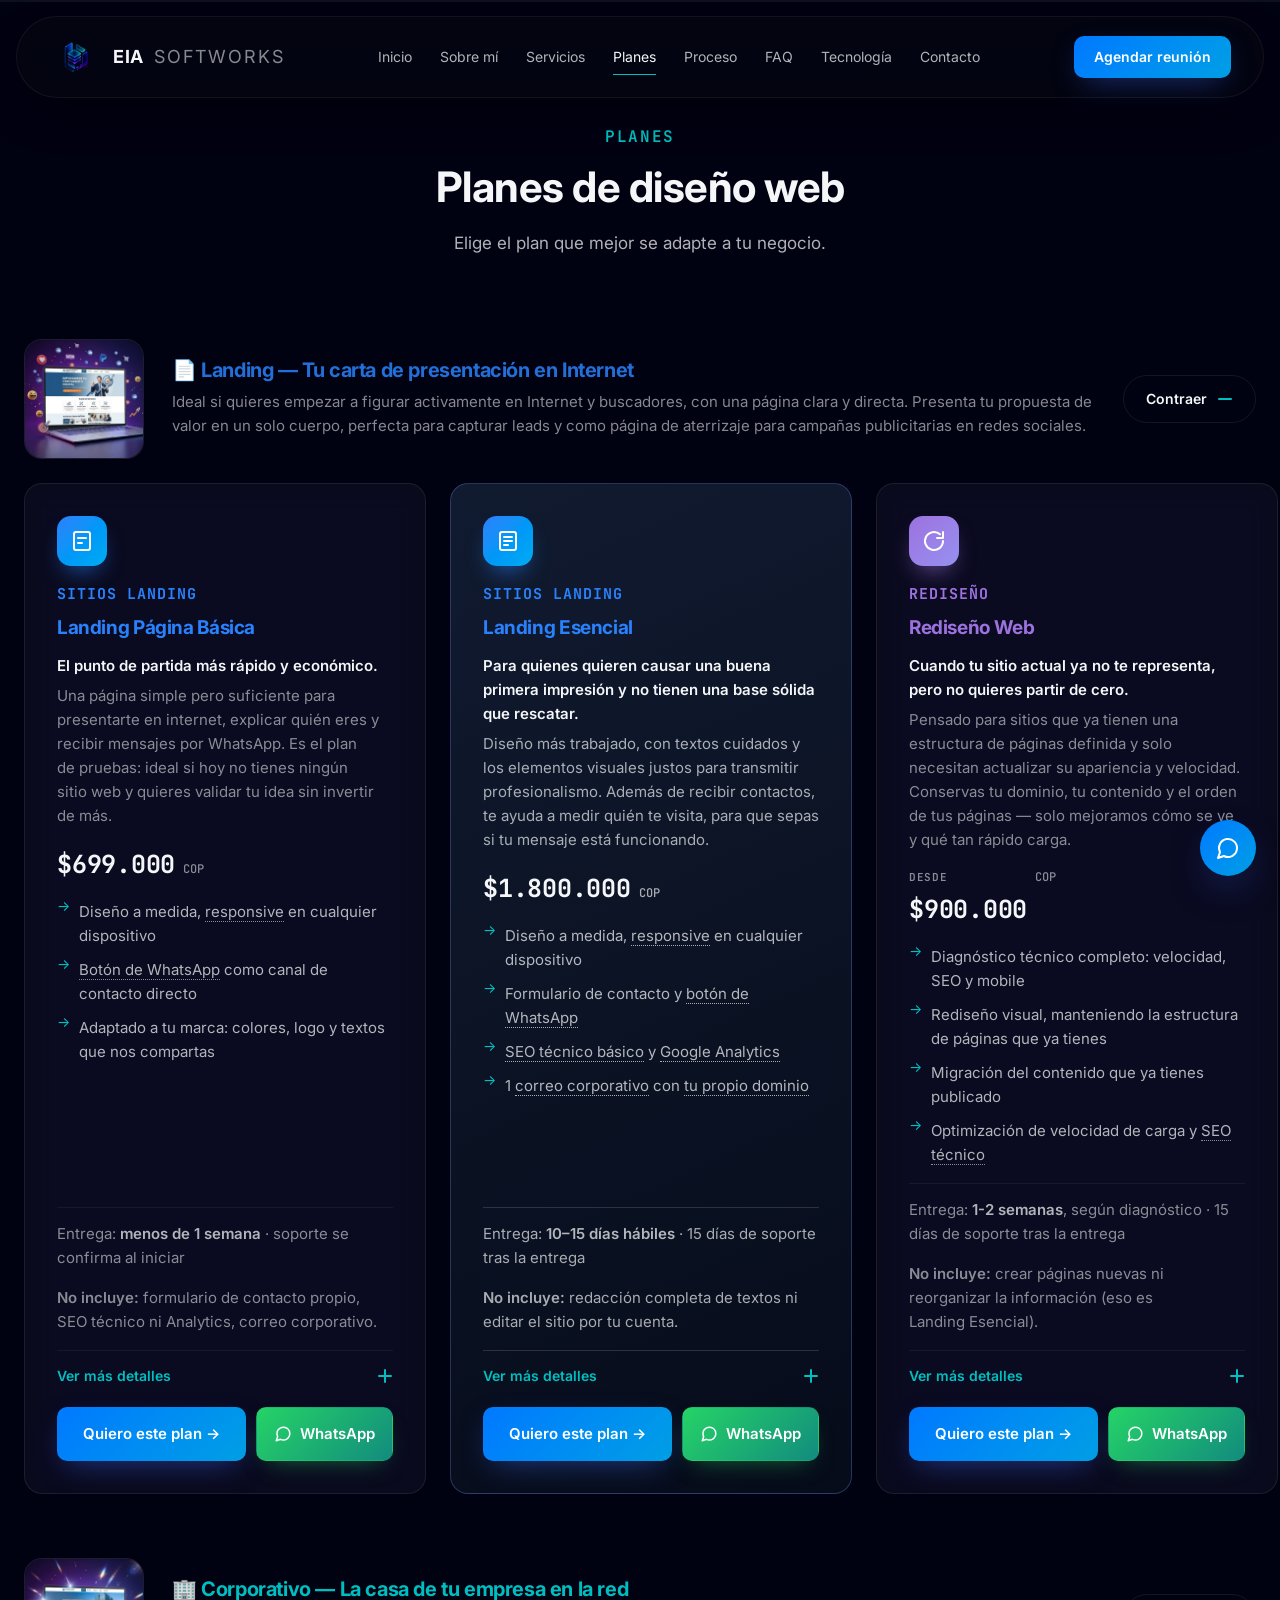
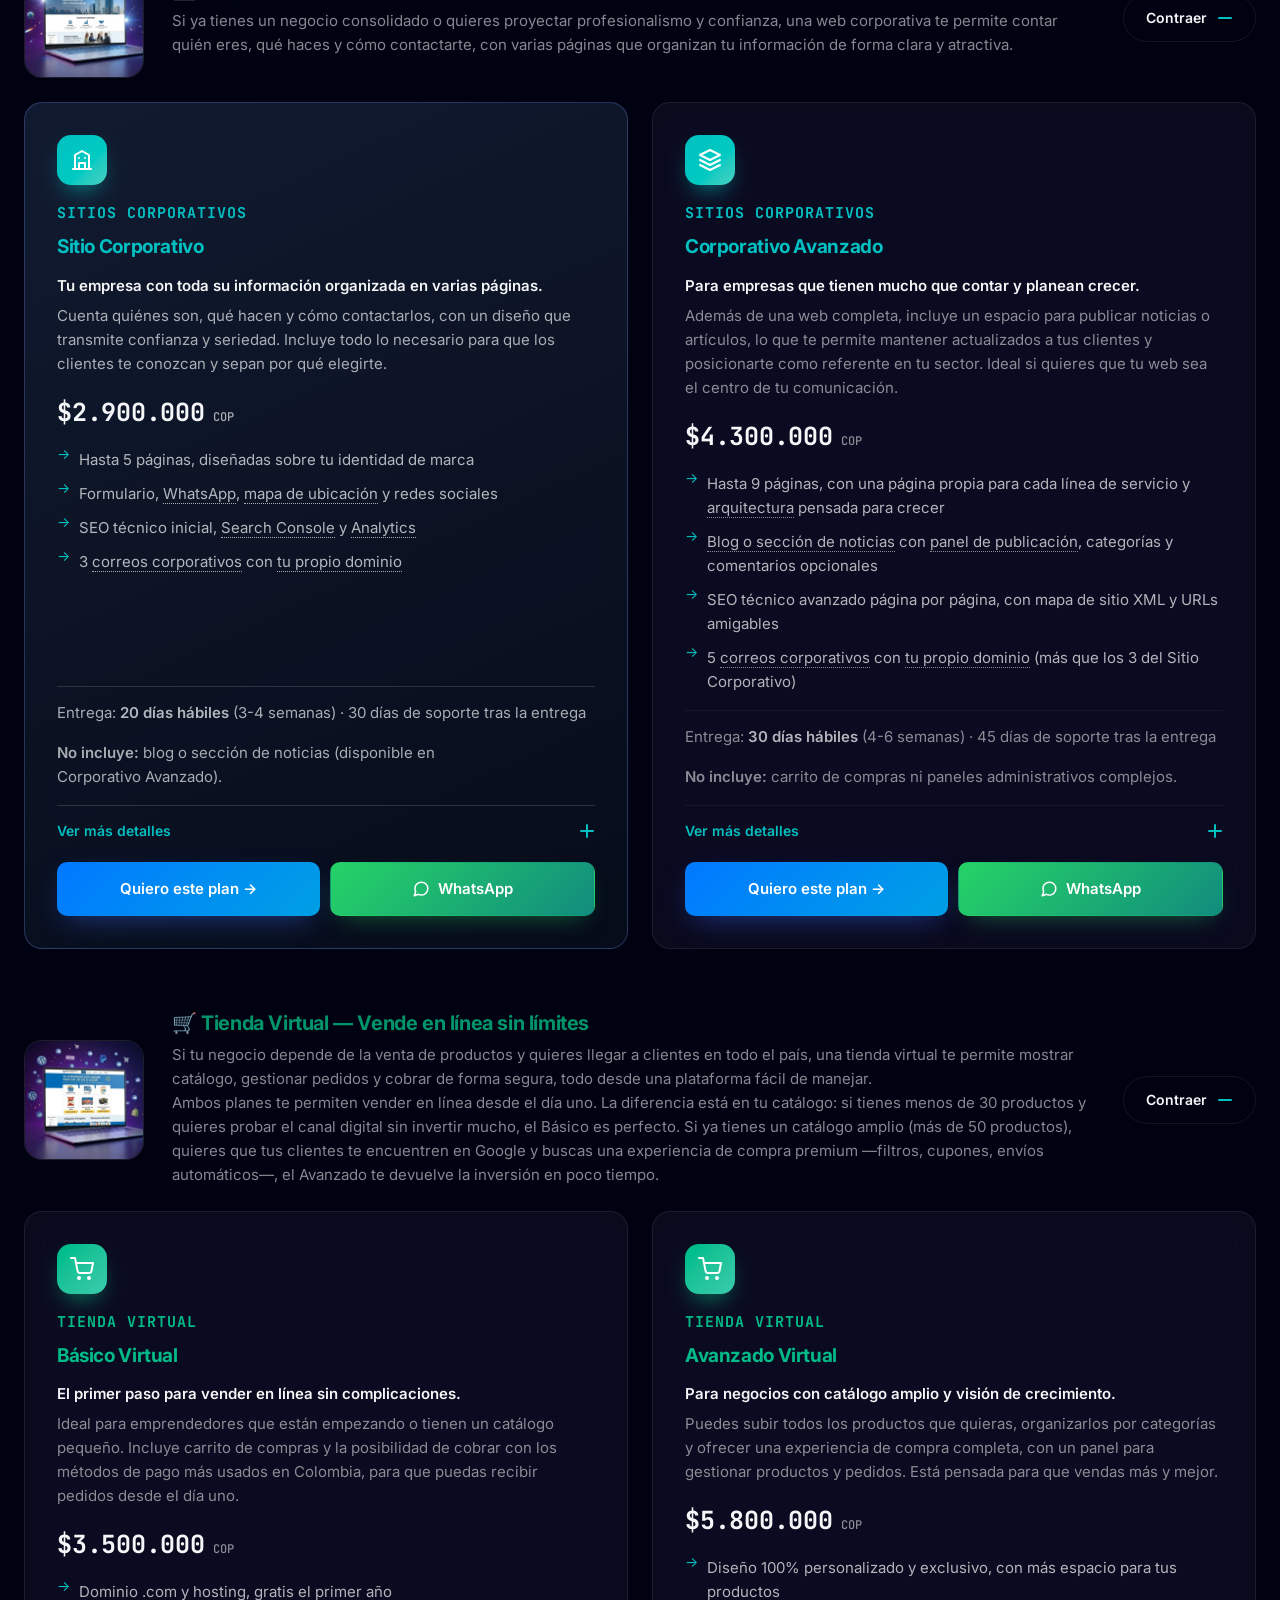
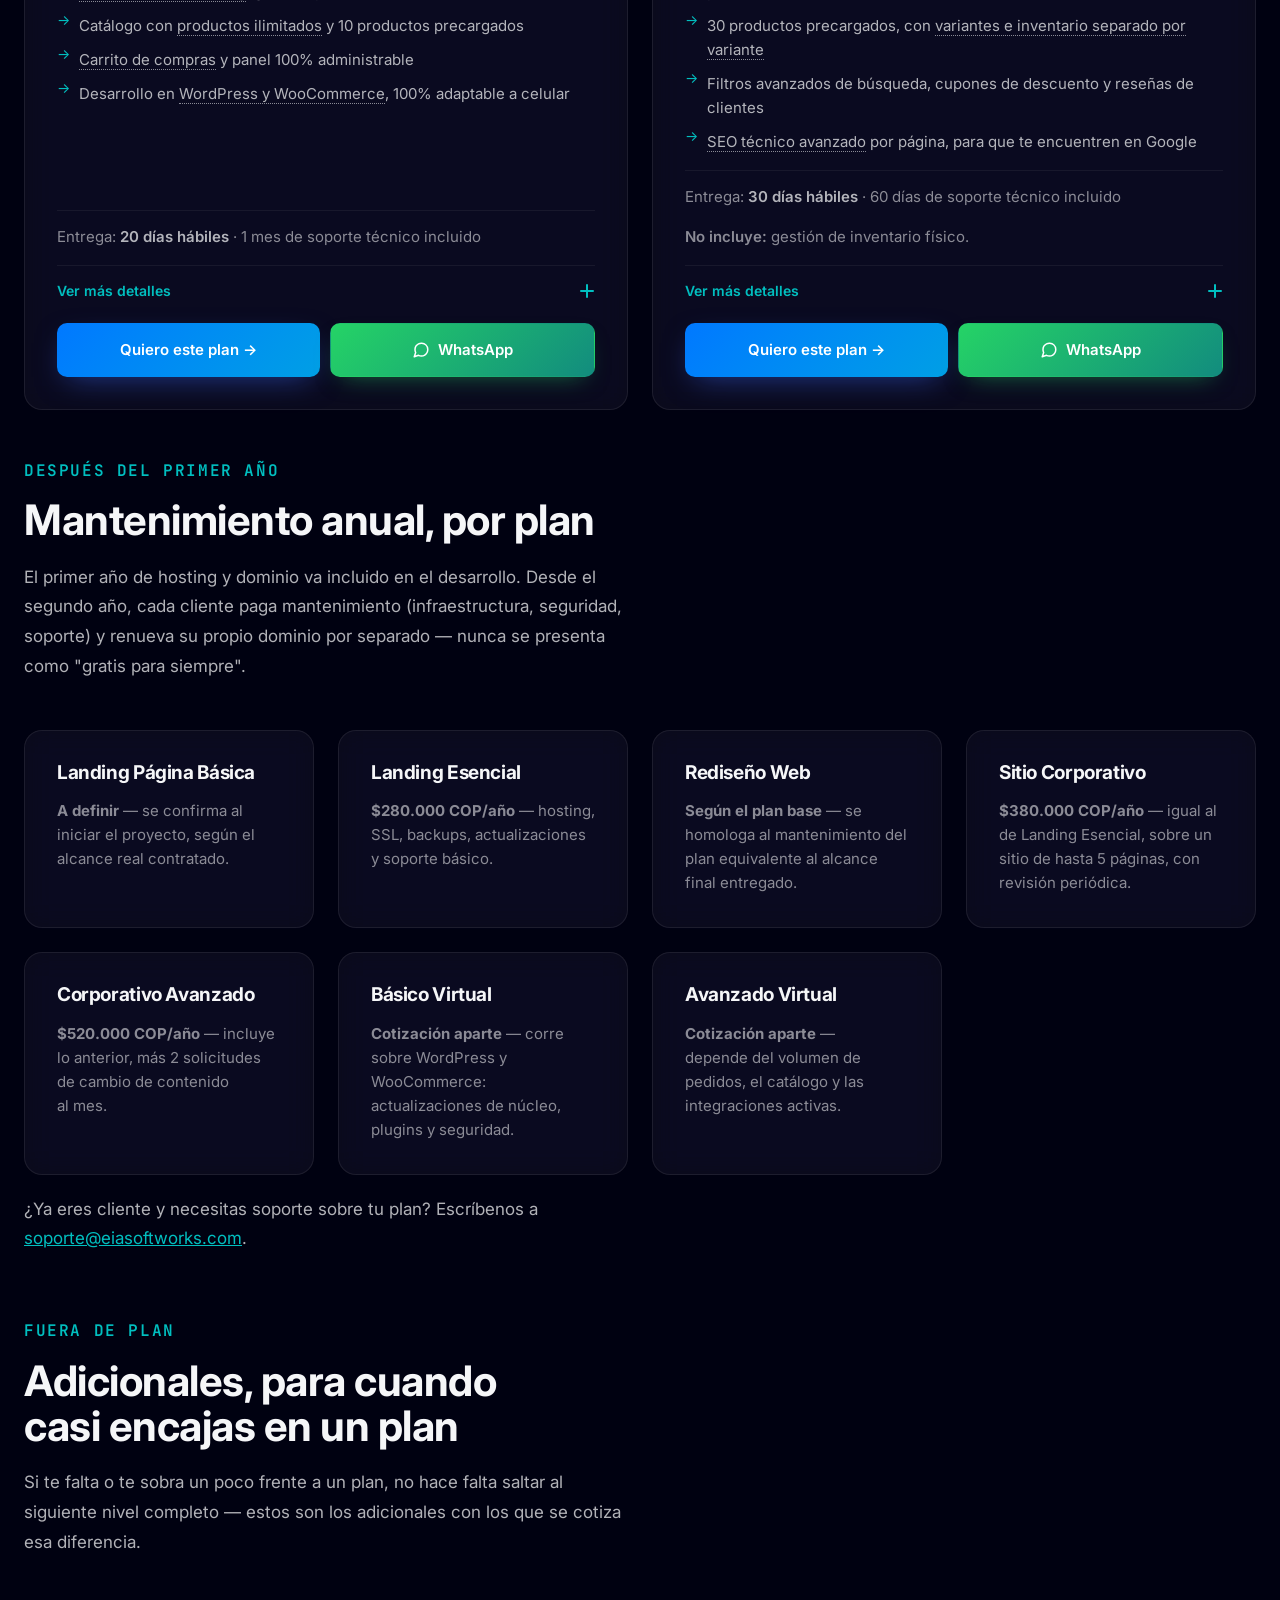
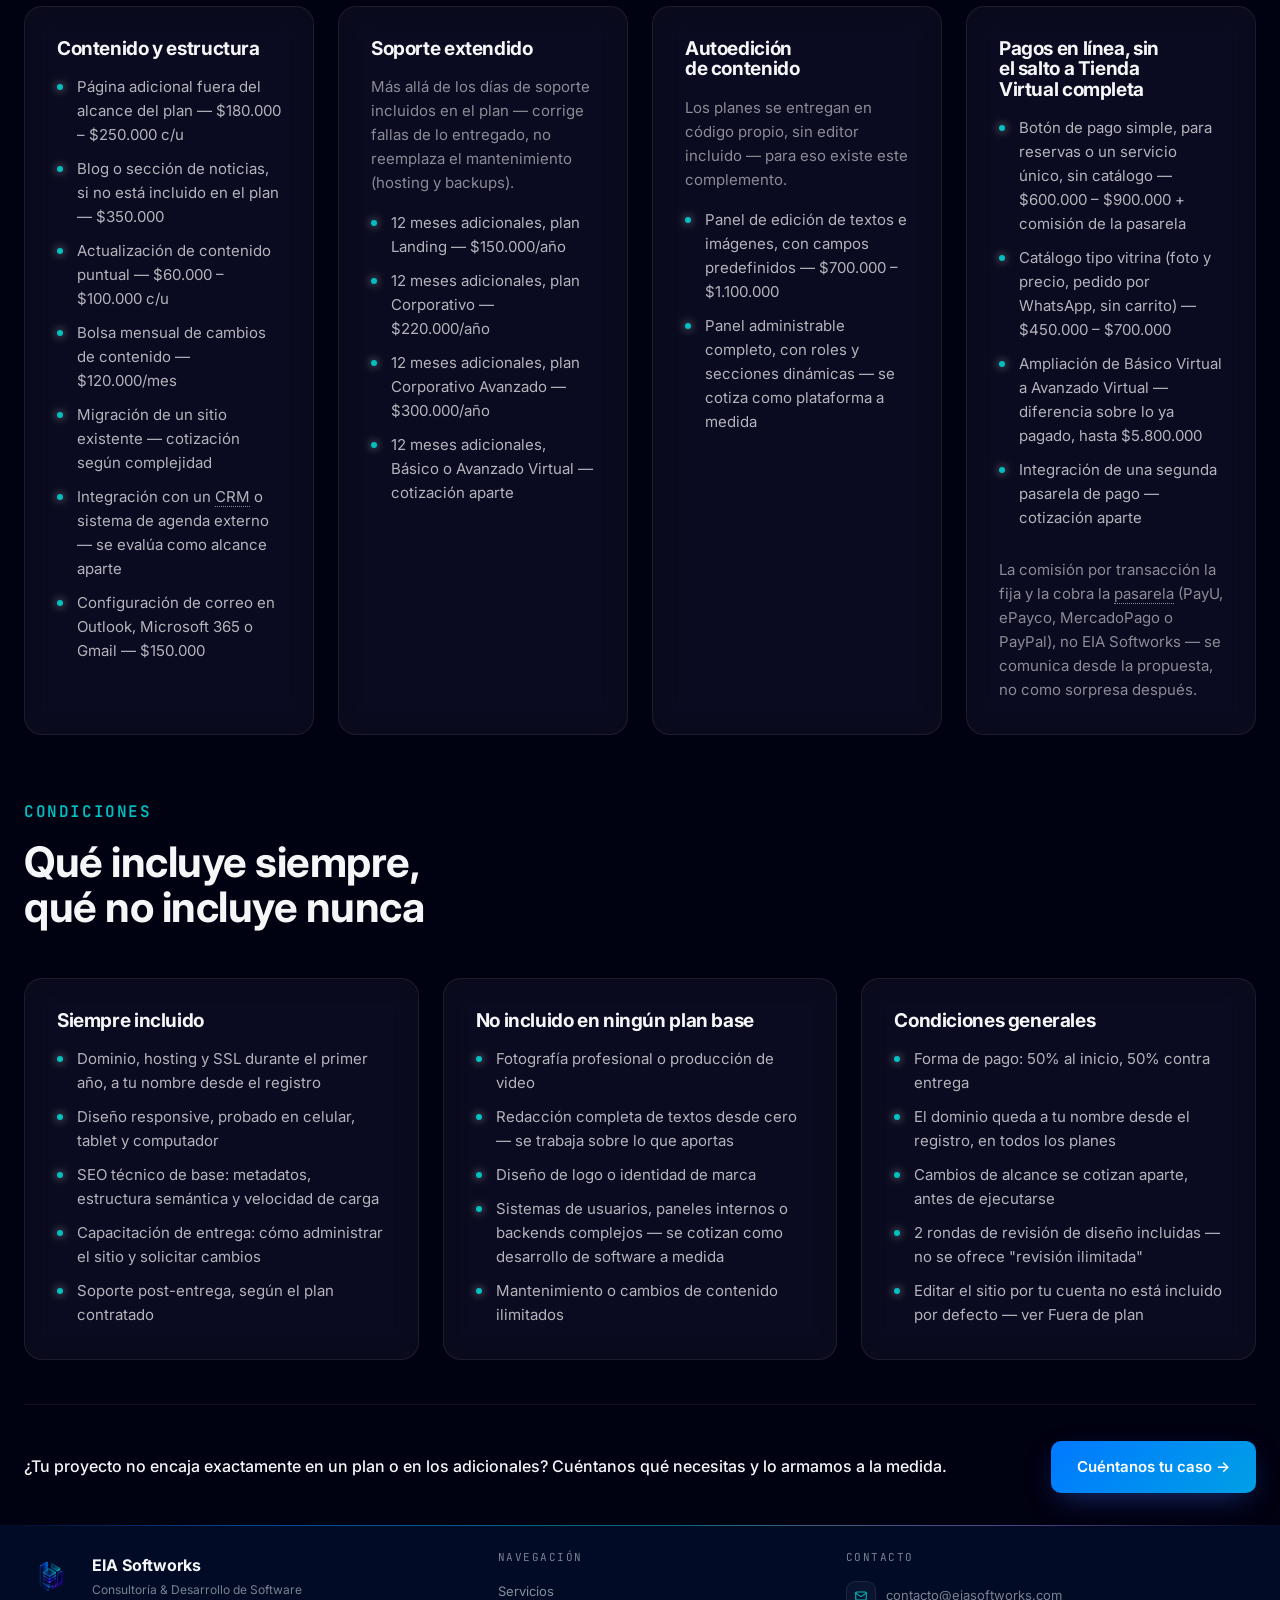
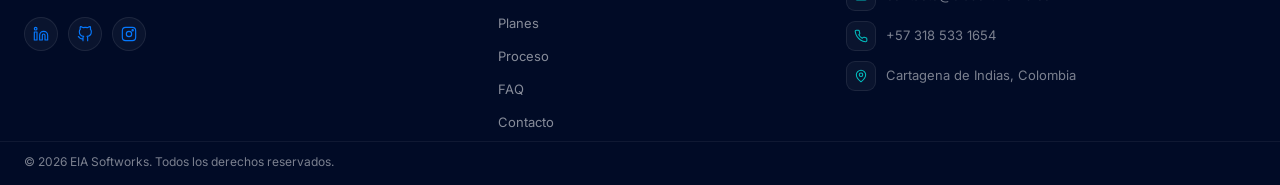
<file: planes/index.html>
<!doctype html>
<html lang="es">
<head>
<meta charset="utf-8">
<meta name="viewport" content="width=device-width, initial-scale=1">
<title>Planes de Diseño Web — EIA Softworks</title>
<meta name="description" content="Los 7 planes de diseño web de EIA Softworks, agrupados por categoría: Landing, Corporativo y Tienda Virtual. Precios, alcance y tiempos de entrega.">
<meta name="robots" content="index, follow">
<link rel="canonical" href="https://eiasoftworks.com/planes/">

<meta property="og:type" content="website">
<meta property="og:site_name" content="EIA Softworks">
<meta property="og:locale" content="es_CO">
<meta property="og:url" content="https://eiasoftworks.com/planes/">
<meta property="og:title" content="Planes de Diseño Web — EIA Softworks">
<meta property="og:description" content="Los 7 planes de diseño web de EIA Softworks, agrupados por categoría: Landing, Corporativo y Tienda Virtual. Precios, alcance y tiempos de entrega.">
<meta property="og:image" content="https://eiasoftworks.com/assets/logos/eia-mark.webp">
<meta property="og:image:width" content="256">
<meta property="og:image:height" content="256">

<meta name="twitter:card" content="summary">
<meta name="twitter:title" content="Planes de Diseño Web — EIA Softworks">
<meta name="twitter:description" content="Los 7 planes de diseño web de EIA Softworks, agrupados por categoría: Landing, Corporativo y Tienda Virtual. Precios, alcance y tiempos de entrega.">
<meta name="twitter:image" content="https://eiasoftworks.com/assets/logos/eia-mark.webp">

<link rel="preconnect" href="https://fonts.googleapis.com">
<link rel="preconnect" href="https://fonts.gstatic.com" crossorigin>
<link href="https://fonts.googleapis.com/css2?family=Inter:wght@300;400;500;600;700&family=JetBrains+Mono:wght@400;500;600&display=swap" rel="stylesheet">
<link rel="icon" type="image/png" sizes="32x32" href="../assets/logos/favicon-32.png">
<link rel="icon" type="image/png" sizes="16x16" href="../assets/logos/favicon-16.png">
<link rel="apple-touch-icon" sizes="180x180" href="../assets/logos/apple-touch-icon.png">
<link rel="stylesheet" href="../styles.css?v=20260902">

<script type="application/ld+json">
{
  "@context": "https://schema.org",
  "@graph": [
    {
      "@type": "Organization",
      "@id": "https://eiasoftworks.com/#organization",
      "name": "EIA Softworks",
      "url": "https://eiasoftworks.com/",
      "logo": "https://eiasoftworks.com/assets/logos/eia-mark.webp",
      "email": "contacto@eiasoftworks.com",
      "telephone": "+573185331654",
      "founder": { "@type": "Person", "name": "Evert Zambrano" },
      "address": {
        "@type": "PostalAddress",
        "addressLocality": "Cartagena de Indias",
        "addressCountry": "CO"
      },
      "areaServed": "CO",
      "contactPoint": [{
        "@type": "ContactPoint",
        "contactType": "customer service",
        "email": "contacto@eiasoftworks.com",
        "telephone": "+573185331654",
        "url": "https://eiasoftworks.com/contacto/",
        "areaServed": "CO",
        "availableLanguage": ["es"]
      }]
    },
    {
      "@type": "WebSite",
      "@id": "https://eiasoftworks.com/#website",
      "name": "EIA Softworks",
      "url": "https://eiasoftworks.com/",
      "inLanguage": "es",
      "publisher": { "@id": "https://eiasoftworks.com/#organization" }
    },
    {
      "@type": "WebPage",
      "@id": "https://eiasoftworks.com/planes/#webpage",
      "url": "https://eiasoftworks.com/planes/",
      "name": "Planes de Diseño Web — EIA Softworks",
      "description": "Los 7 planes de diseño web de EIA Softworks, agrupados por categoría: Landing, Corporativo y Tienda Virtual. Precios, alcance y tiempos de entrega.",
      "inLanguage": "es",
      "isPartOf": { "@id": "https://eiasoftworks.com/#website" },
      "about": { "@id": "https://eiasoftworks.com/desarrollo-web/#service" },
      "breadcrumb": { "@id": "https://eiasoftworks.com/planes/#breadcrumb" }
    },
    {
      "@type": "BreadcrumbList",
      "@id": "https://eiasoftworks.com/planes/#breadcrumb",
      "itemListElement": [
        { "@type": "ListItem", "position": 1, "name": "Inicio", "item": "https://eiasoftworks.com/" },
        { "@type": "ListItem", "position": 2, "name": "Planes", "item": "https://eiasoftworks.com/planes/" }
      ]
    }
  ]
}
</script>

<!-- Google tag (gtag.js) -->
<script async src="https://www.googletagmanager.com/gtag/js?id=G-XJQSVD0RMP"></script>
<script>
  window.dataLayer = window.dataLayer || [];
  function gtag(){dataLayer.push(arguments);}
  gtag('js', new Date());

  gtag('config', 'G-XJQSVD0RMP');
</script>
</head>
<body>



<a class="skip-link" href="#main">Saltar al contenido</a>

<div class="scroll-progress" aria-hidden="true"><span data-scroll-progress></span></div>

<nav class="nav" data-nav>
  <a href="../index.html" class="nav-brand">
    <img src="../assets/logos/eia-mark.webp" alt="" aria-hidden="true" class="nav-mark" width="54" height="54">
    EIA <span class="nav-brand-sub">SOFTWORKS</span>
  </a>
  <div class="nav-links" data-nav-links>
    <a href="../index.html" class="nav-link">Inicio</a>
    <a href="../index.html#sobre-mi" class="nav-link">Sobre mí</a>
    <div class="nav-item-dropdown">
      <a href="../index.html#servicios" class="nav-link" aria-haspopup="true" aria-expanded="false">Servicios</a>
      <ul class="nav-dropdown-menu" aria-label="Servicios">
        <li><a href="../desarrollo-web/index.html" class="nav-dropdown-link">Desarrollo Web</a></li>
        <li><a href="../aplicaciones-moviles/index.html" class="nav-dropdown-link">Desarrollo de Aplicaciones Móviles</a></li>
        <li><a href="../desarrollo-software-a-medida/index.html" class="nav-dropdown-link">Desarrollo de Software a Medida</a></li>
        <li><a href="../power-bi-dashboard/index.html" class="nav-dropdown-link">Integraciones y Dashboards de Datos</a></li>
        <li><a href="../software-entidades-publicas/index.html" class="nav-dropdown-link">Software para Entidades Públicas</a></li>
      </ul>
    </div>
    <a href="index.html" class="nav-link is-active">Planes</a>
    <a href="../index.html#proceso" class="nav-link">Proceso</a>
    <a href="../index.html#faq" class="nav-link">FAQ</a>
    <a href="../index.html#tecnologias" class="nav-link">Tecnología</a>
    <a href="../contacto/index.html" class="nav-link">Contacto</a>
  </div>
  <div class="nav-actions">
    <button type="button" class="btn btn-solid nav-cta" data-open-modal data-gtag-event="cta_click" data-gtag-category="nav" data-gtag-label="Agendar reunión (nav)">Agendar reunión</button>
    <button type="button" class="nav-burger" data-nav-toggle aria-label="Abrir menú" aria-expanded="false">
      <span></span><span></span>
    </button>
  </div>
</nav>

<div class="nav-mobile" data-nav-mobile aria-hidden="true">
  <a href="../index.html" class="nav-mobile-link">Inicio</a>
  <a href="../index.html#sobre-mi" class="nav-mobile-link">Sobre mí</a>
  <a href="../index.html#servicios" class="nav-mobile-link">Servicios</a>
  <a href="../desarrollo-web/index.html" class="nav-mobile-link nav-mobile-sublink">Desarrollo Web</a>
  <a href="../aplicaciones-moviles/index.html" class="nav-mobile-link nav-mobile-sublink">Desarrollo de Aplicaciones Móviles</a>
  <a href="../desarrollo-software-a-medida/index.html" class="nav-mobile-link nav-mobile-sublink">Desarrollo de Software a Medida</a>
  <a href="../power-bi-dashboard/index.html" class="nav-mobile-link nav-mobile-sublink">Integraciones y Dashboards de Datos</a>
  <a href="../software-entidades-publicas/index.html" class="nav-mobile-link nav-mobile-sublink">Software para Entidades Públicas</a>
  <a href="index.html" class="nav-mobile-link">Planes</a>
  <a href="../index.html#proceso" class="nav-mobile-link">Proceso</a>
  <a href="../index.html#faq" class="nav-mobile-link">FAQ</a>
  <a href="../index.html#tecnologias" class="nav-mobile-link">Tecnología</a>
  <a href="../contacto/index.html" class="nav-mobile-link">Contacto</a>
  <button type="button" class="btn btn-solid nav-mobile-cta" data-open-modal data-gtag-event="cta_click" data-gtag-category="nav" data-gtag-label="Agendar reunión (nav móvil)">Agendar reunión</button>
</div>


<main id="main">

  <!-- ============ HERO MÍNIMO ============ -->
  <section class="section" id="planes-hero" data-screen-label="Planes" style="padding:124px 0 16px">
    <div class="container">
      <div class="section-head section-head-center" data-reveal>
        <p class="eyebrow">Planes</p>
        <h1 class="h2">Planes de diseño web</h1>
        <p class="p-lead">Elige el plan que mejor se adapte a tu negocio.</p>
      </div>
    </div>
  </section>

  <!-- ============ CATEGORÍA: LANDING ============ -->
  <section class="section" id="landing" data-screen-label="Landing" style="padding:16px 0 32px">
    <div class="container">
      <details class="plan-category-toggle" open data-reveal>
        <summary class="plan-category-header" data-gtag-event="cta_click" data-gtag-category="planes-page" data-gtag-label="Contraer/expandir — Landing">
          <div class="plan-category-illustration" aria-hidden="true">
            <img src="../assets/img/plan-landing-illustration.webp" alt="" width="480" height="480" loading="lazy" decoding="async">
          </div>
          <div class="plan-category-intro">
            <h2 class="plan-category-title" style="color:#236fd8">📄 Landing — Tu carta de presentación en Internet</h2>
            <p>Ideal si quieres empezar a figurar activamente en Internet y buscadores, con una página clara y directa. Presenta tu propuesta de valor en un solo cuerpo, perfecta para capturar leads y como página de aterrizaje para campañas publicitarias en redes sociales.</p>
          </div>
          <span class="plan-category-toggle-cta"><span class="plan-category-toggle-label"></span><span class="faq-mark" aria-hidden="true"></span></span>
        </summary>
        <div class="card-grid card-grid-3x2">
        <article id="plan-landing-basica" class="glass-card svc-card has-tilt has-halo" style="--c1:oklch(62% 0.2 258);--c2:oklch(70% 0.16 235);scroll-margin-top:100px" data-reveal data-plan="landing-basica">
          <div class="svc-icon" aria-hidden="true">
            <svg viewBox="0 0 24 24" fill="none" stroke="currentColor" stroke-width="2" stroke-linecap="round" stroke-linejoin="round"><rect x="4" y="3" width="16" height="18" rx="2"/><line x1="8" y1="9" x2="16" y2="9"/><line x1="8" y1="14" x2="12" y2="14"/></svg>
          </div>
          <p class="plan-category-tag">Sitios Landing</p>
          <h3>Landing Página Básica</h3>
          <p><span class="plan-preview-tagline">El punto de partida más rápido y económico.</span>Una página simple pero suficiente para presentarte en internet, explicar quién eres y recibir mensajes por WhatsApp. Es el plan de pruebas: ideal si hoy no tienes ningún sitio web y quieres validar tu idea sin invertir de más.</p>
          <div class="plan-price"><span class="amount">$699.000</span><span class="unit">COP</span></div>
          <ul class="about-specialty-list">
            <li>Diseño a medida, <span class="tip" tabindex="0" data-tip="Se adapta automáticamente para verse bien en celular, tablet y computador.">responsive</span> en cualquier dispositivo</li>
            <li><span class="tip" tabindex="0" data-tip="Un botón que abre un chat de WhatsApp directo contigo, sin que el visitante tenga que guardar tu número.">Botón de WhatsApp</span> como canal de contacto directo</li>
            <li>Adaptado a tu marca: colores, logo y textos que nos compartas</li>
          </ul>
          <p class="plan-meta">Entrega: <strong>menos de 1 semana</strong> · soporte se confirma al iniciar</p>
          <p class="plan-exclude"><strong>No incluye:</strong> formulario de contacto propio, SEO técnico ni Analytics, correo corporativo.</p>
          <details class="plan-details">
            <summary>Ver más detalles<span class="faq-mark" aria-hidden="true"></span></summary>
            <div class="plan-details-body">
              <div class="plan-details-group">
                <h4>Estructura (una sola sección)</h4>
                <ul class="about-specialty-list">
                  <li>Presentación del negocio</li>
                  <li>Qué ofreces</li>
                  <li>Contacto por WhatsApp</li>
                </ul>
              </div>
              <div class="plan-details-group">
                <h4>También incluye</h4>
                <ul class="about-specialty-list">
                  <li>Batería de pruebas antes de publicar: dispositivos, WhatsApp, SSL y dominio</li>
                </ul>
              </div>
              <div class="plan-details-group">
                <h4>No incluye</h4>
                <ul class="about-specialty-list">
                  <li>Formulario de contacto propio (disponible en Landing Esencial)</li>
                  <li><span class="tip" tabindex="0" data-tip="Ajustes en el sitio para que Google lo entienda mejor y lo posicione — no incluye campañas de pauta.">SEO técnico</span> ni <span class="tip" tabindex="0" data-tip="Permite conocer cómo interactúan los visitantes con tu sitio.">Google Analytics</span></li>
                  <li><span class="tip" tabindex="0" data-tip="Un correo con tu nombre de dominio (ej. contacto@tunegocio.com) en vez de una cuenta gratuita como Gmail.">Correo corporativo</span> (disponible en Landing Esencial)</li>
                </ul>
              </div>
            </div>
          </details>
          <div class="plan-actions">
            <button type="button" class="btn btn-solid plan-cta" data-open-modal data-subject="Quiero el plan: Landing Página Básica" data-gtag-event="plan_cta_click" data-gtag-category="planes" data-gtag-label="Landing Página Básica">Quiero este plan →</button>
            <a href="https://wa.me/573185331654?text=Hola%2C%20vengo%20desde%20la%20p%C3%A1gina%20web%20de%20EIA%20Softworks.%20Mi%20nombre%20es%20%5Btu%20nombre%5D%20y%20mi%20correo%20es%20%5Btu%20correo%5D.%20Me%20interesa%20el%20plan%20Landing%20P%C3%A1gina%20B%C3%A1sica%20%28%24699.000%20COP%29%20y%20quisiera%20conocer%20los%20pr%C3%B3ximos%20pasos%20para%20arrancar%20el%20proyecto." target="_blank" rel="noopener" class="btn btn-ghost plan-cta-whatsapp" data-gtag-event="cta_click" data-gtag-category="planes" data-gtag-label="WhatsApp — Landing Página Básica">
              <svg viewBox="0 0 24 24" fill="none" stroke="currentColor" stroke-width="2" stroke-linecap="round" stroke-linejoin="round" aria-hidden="true"><path d="M21 11.5a8.38 8.38 0 0 1-.9 3.8 8.5 8.5 0 0 1-7.6 4.7 8.38 8.38 0 0 1-3.8-.9L3 21l1.9-5.7a8.38 8.38 0 0 1-.9-3.8 8.5 8.5 0 0 1 4.7-7.6 8.38 8.38 0 0 1 3.8-.9h.5a8.48 8.48 0 0 1 8 8v.5z"/></svg>
              WhatsApp
            </a>
          </div>
        </article>

        <article id="plan-landing-esencial" class="glass-card svc-card svc-card-cta has-tilt has-halo" style="--c1:oklch(62% 0.2 258);--c2:oklch(70% 0.16 235);scroll-margin-top:100px" data-reveal data-reveal-delay="1" data-plan="landing-esencial">
          <div class="svc-icon" aria-hidden="true">
            <svg viewBox="0 0 24 24" fill="none" stroke="currentColor" stroke-width="2" stroke-linecap="round" stroke-linejoin="round"><rect x="4" y="3" width="16" height="18" rx="2"/><line x1="8" y1="8" x2="16" y2="8"/><line x1="8" y1="12" x2="16" y2="12"/><line x1="8" y1="16" x2="12" y2="16"/></svg>
          </div>
          <p class="plan-category-tag">Sitios Landing</p>
          <h3>Landing Esencial</h3>
          <p><span class="plan-preview-tagline">Para quienes quieren causar una buena primera impresión y no tienen una base sólida que rescatar.</span>Diseño más trabajado, con textos cuidados y los elementos visuales justos para transmitir profesionalismo. Además de recibir contactos, te ayuda a medir quién te visita, para que sepas si tu mensaje está funcionando.</p>
          <div class="plan-price"><span class="amount">$1.800.000</span><span class="unit">COP</span></div>
          <ul class="about-specialty-list">
            <li>Diseño a medida, <span class="tip" tabindex="0" data-tip="Se adapta automáticamente para verse bien en celular, tablet y computador.">responsive</span> en cualquier dispositivo</li>
            <li>Formulario de contacto y <span class="tip" tabindex="0" data-tip="Un botón que abre un chat de WhatsApp directo contigo, sin que el visitante tenga que guardar tu número.">botón de WhatsApp</span></li>
            <li><span class="tip" tabindex="0" data-tip="Ajustes en el sitio para que Google lo entienda mejor y lo posicione — no incluye campañas de pauta.">SEO técnico básico</span> y <span class="tip" tabindex="0" data-tip="Permite conocer cómo interactúan los visitantes con tu sitio.">Google Analytics</span></li>
            <li>1 <span class="tip" tabindex="0" data-tip="Un correo con tu nombre de dominio (ej. contacto@tunegocio.com) en vez de una cuenta gratuita como Gmail.">correo corporativo</span> con <span class="tip" tabindex="0" data-tip="La dirección web (ej. tunegocio.com) que identifica tu sitio en internet — queda a tu nombre, no al nuestro.">tu propio dominio</span></li>
          </ul>
          <p class="plan-meta">Entrega: <strong>10–15 días hábiles</strong> · 15 días de soporte tras la entrega</p>
          <p class="plan-exclude"><strong>No incluye:</strong> redacción completa de textos ni editar el sitio por tu cuenta.</p>
          <details class="plan-details">
            <summary>Ver más detalles<span class="faq-mark" aria-hidden="true"></span></summary>
            <div class="plan-details-body">
              <div class="plan-details-group">
                <h4>Estructura (una página, por secciones)</h4>
                <ul class="about-specialty-list">
                  <li>Inicio</li>
                  <li>Servicios</li>
                  <li>Sobre el negocio</li>
                  <li>Contacto</li>
                </ul>
              </div>
              <div class="plan-details-group">
                <h4>Ideal para</h4>
                <ul class="about-specialty-list">
                  <li>Emprendedores que están empezando</li>
                  <li>Negocios con una web muy antigua que necesitan cambiar su estructura, no solo maquillarla — eso es <span class="tip" tabindex="0" data-tip="Un rediseño mantiene la estructura de páginas que ya tienes; si necesitas cambiarla, este plan la construye de nuevo desde cero.">Rediseño Web</span></li>
                  <li>Quienes quieren agregar secciones que no tenían antes</li>
                </ul>
              </div>
              <div class="plan-details-group">
                <h4>También incluye</h4>
                <ul class="about-specialty-list">
                  <li>Batería de pruebas completa antes de publicar: dispositivos, formulario, WhatsApp, correo, SSL y dominio</li>
                  <li>Instrucciones de entrega</li>
                </ul>
              </div>
              <div class="plan-details-group">
                <h4>No incluye</h4>
                <ul class="about-specialty-list">
                  <li>Redacción completa de textos por <span class="tip" tabindex="0" data-tip="La persona que redacta textos publicitarios desde cero, pensando en vender — nosotros organizamos y mejoramos los textos que tú ya nos compartes.">copywriter</span></li>
                  <li>Editar el sitio por tu cuenta (disponible como complemento)</li>
                </ul>
              </div>
            </div>
          </details>
          <div class="plan-actions">
            <button type="button" class="btn btn-solid plan-cta" data-open-modal data-subject="Quiero el plan: Landing Esencial" data-gtag-event="plan_cta_click" data-gtag-category="planes" data-gtag-label="Landing Esencial">Quiero este plan →</button>
            <a href="https://wa.me/573185331654?text=Hola%2C%20vengo%20desde%20la%20p%C3%A1gina%20web%20de%20EIA%20Softworks.%20Mi%20nombre%20es%20%5Btu%20nombre%5D%20y%20mi%20correo%20es%20%5Btu%20correo%5D.%20Me%20interesa%20el%20plan%20Landing%20Esencial%20%28%241.800.000%20COP%29%20y%20quisiera%20conocer%20los%20pr%C3%B3ximos%20pasos%20para%20arrancar%20el%20proyecto." target="_blank" rel="noopener" class="btn btn-ghost plan-cta-whatsapp" data-gtag-event="cta_click" data-gtag-category="planes" data-gtag-label="WhatsApp — Landing Esencial">
              <svg viewBox="0 0 24 24" fill="none" stroke="currentColor" stroke-width="2" stroke-linecap="round" stroke-linejoin="round" aria-hidden="true"><path d="M21 11.5a8.38 8.38 0 0 1-.9 3.8 8.5 8.5 0 0 1-7.6 4.7 8.38 8.38 0 0 1-3.8-.9L3 21l1.9-5.7a8.38 8.38 0 0 1-.9-3.8 8.5 8.5 0 0 1 4.7-7.6 8.38 8.38 0 0 1 3.8-.9h.5a8.48 8.48 0 0 1 8 8v.5z"/></svg>
              WhatsApp
            </a>
          </div>
        </article>

        <article id="plan-rediseno-web" class="glass-card svc-card has-tilt has-halo" style="--c1:oklch(64% 0.16 300);--c2:oklch(70% 0.14 285);scroll-margin-top:100px" data-reveal data-plan="rediseno-web">
          <div class="svc-icon" aria-hidden="true">
            <svg viewBox="0 0 24 24" fill="none" stroke="currentColor" stroke-width="2" stroke-linecap="round" stroke-linejoin="round"><path d="M21 12a9 9 0 1 1-3-6.7"/><path d="M21 3v6h-6"/></svg>
          </div>
          <p class="plan-category-tag">Rediseño</p>
          <h3>Rediseño Web</h3>
          <p><span class="plan-preview-tagline">Cuando tu sitio actual ya no te representa, pero no quieres partir de cero.</span>Pensado para sitios que ya tienen una estructura de páginas definida y solo necesitan actualizar su apariencia y velocidad. Conservas tu dominio, tu contenido y el orden de tus páginas — solo mejoramos cómo se ve y qué tan rápido carga.</p>
          <div class="plan-price"><span><span class="plan-price-prefix">Desde</span><span class="amount">$900.000</span></span><span class="unit">COP</span></div>
          <ul class="about-specialty-list">
            <li>Diagnóstico técnico completo: velocidad, SEO y mobile</li>
            <li>Rediseño visual, manteniendo la estructura de páginas que ya tienes</li>
            <li>Migración del contenido que ya tienes publicado</li>
            <li>Optimización de velocidad de carga y <span class="tip" tabindex="0" data-tip="Ajustes en el sitio para que Google lo entienda mejor y lo posicione — no incluye campañas de pauta.">SEO técnico</span></li>
          </ul>
          <p class="plan-meta">Entrega: <strong>1-2 semanas</strong>, según diagnóstico · 15 días de soporte tras la entrega</p>
          <p class="plan-exclude"><strong>No incluye:</strong> crear páginas nuevas ni reorganizar la información (eso es Landing Esencial).</p>
          <details class="plan-details">
            <summary>Ver más detalles<span class="faq-mark" aria-hidden="true"></span></summary>
            <div class="plan-details-body">
              <div class="plan-details-group">
                <h4>Cómo funciona</h4>
                <ul class="about-specialty-list">
                  <li>Revisamos tu sitio actual (diseño, velocidad, estructura) antes de dar un precio final</li>
                  <li>El precio final depende de cuántas páginas tiene tu sitio actual</li>
                </ul>
              </div>
              <div class="plan-details-group">
                <h4>Precio según alcance</h4>
                <ul class="about-specialty-list">
                  <li>Sitio de hasta 3 páginas: $900.000</li>
                  <li>Sitio de 4 a 6 páginas: $1.200.000 – $1.400.000</li>
                  <li>Sitio de más de 6 páginas o estructura compleja: se cotiza aparte, puede llegar al valor de una Landing Esencial o más</li>
                </ul>
              </div>
              <div class="plan-details-group">
                <h4>También incluye</h4>
                <ul class="about-specialty-list">
                  <li>Batería de pruebas completa antes de publicar</li>
                  <li>1 ronda de ajustes visuales</li>
                </ul>
              </div>
              <div class="plan-details-group">
                <h4>No incluye</h4>
                <ul class="about-specialty-list">
                  <li>Compra o traslado de un dominio nuevo (se usa el que ya tienes)</li>
                  <li>Creación de páginas o secciones nuevas — si necesitas más, se cotizan como adicional</li>
                  <li>Redacción de textos nuevos (se trabaja con lo que ya está publicado)</li>
                  <li>Reorganizar la información — si tu menú o la forma en que está armado el sitio necesita cambiar, eso es una reestructuración: te recomendamos Landing Esencial</li>
                  <li>Migración de un sitio sin una estructura clara (se evalúa aparte como proyecto de migración)</li>
                </ul>
              </div>
            </div>
          </details>
          <div class="plan-actions">
            <button type="button" class="btn btn-solid plan-cta" data-open-modal data-subject="Quiero el plan: Rediseño Web" data-gtag-event="plan_cta_click" data-gtag-category="planes" data-gtag-label="Rediseño Web">Quiero este plan →</button>
            <a href="https://wa.me/573185331654?text=Hola%2C%20vengo%20desde%20la%20p%C3%A1gina%20web%20de%20EIA%20Softworks.%20Mi%20nombre%20es%20%5Btu%20nombre%5D%20y%20mi%20correo%20es%20%5Btu%20correo%5D.%20Me%20interesa%20el%20plan%20Redise%C3%B1o%20Web%20%28desde%20%24900.000%20COP%29%20y%20quisiera%20conocer%20los%20pr%C3%B3ximos%20pasos%20para%20arrancar%20el%20proyecto." target="_blank" rel="noopener" class="btn btn-ghost plan-cta-whatsapp" data-gtag-event="cta_click" data-gtag-category="planes" data-gtag-label="WhatsApp — Rediseño Web">
              <svg viewBox="0 0 24 24" fill="none" stroke="currentColor" stroke-width="2" stroke-linecap="round" stroke-linejoin="round" aria-hidden="true"><path d="M21 11.5a8.38 8.38 0 0 1-.9 3.8 8.5 8.5 0 0 1-7.6 4.7 8.38 8.38 0 0 1-3.8-.9L3 21l1.9-5.7a8.38 8.38 0 0 1-.9-3.8 8.5 8.5 0 0 1 4.7-7.6 8.38 8.38 0 0 1 3.8-.9h.5a8.48 8.48 0 0 1 8 8v.5z"/></svg>
              WhatsApp
            </a>
          </div>
        </article>
        </div>
      </details>
    </div>
  </section>

  <!-- ============ CATEGORÍA: CORPORATIVO ============ -->
  <section class="section" id="corporativo" data-screen-label="Corporativo" style="padding:32px 0">
    <div class="container">
      <details class="plan-category-toggle" open data-reveal>
        <summary class="plan-category-header" data-gtag-event="cta_click" data-gtag-category="planes-page" data-gtag-label="Contraer/expandir — Corporativo">
          <div class="plan-category-illustration" aria-hidden="true">
            <img src="../assets/img/plan-corporativo-illustration.webp" alt="" width="480" height="480" loading="lazy" decoding="async">
          </div>
          <div class="plan-category-intro">
            <h2 class="plan-category-title" style="color:#00bec0">🏢 Corporativo — La casa de tu empresa en la red</h2>
            <p>Si ya tienes un negocio consolidado o quieres proyectar profesionalismo y confianza, una web corporativa te permite contar quién eres, qué haces y cómo contactarte, con varias páginas que organizan tu información de forma clara y atractiva.</p>
          </div>
          <span class="plan-category-toggle-cta"><span class="plan-category-toggle-label"></span><span class="faq-mark" aria-hidden="true"></span></span>
        </summary>
        <div class="card-grid">
        <article id="plan-sitio-corporativo" class="glass-card svc-card svc-card-cta has-tilt has-halo" style="--c1:oklch(72% 0.15 195);--c2:oklch(78% 0.12 185);scroll-margin-top:100px" data-reveal data-plan="sitio-corporativo">
          <div class="svc-icon" aria-hidden="true">
            <svg viewBox="0 0 24 24" fill="none" stroke="currentColor" stroke-width="2" stroke-linecap="round" stroke-linejoin="round"><path d="M3 21h18"/><path d="M5 21V7l7-4 7 4v14"/><path d="M9 21v-6h6v6"/><line x1="9" y1="10" x2="9" y2="10.01"/><line x1="15" y1="10" x2="15" y2="10.01"/></svg>
          </div>
          <p class="plan-category-tag">Sitios Corporativos</p>
          <h3>Sitio Corporativo</h3>
          <p><span class="plan-preview-tagline">Tu empresa con toda su información organizada en varias páginas.</span>Cuenta quiénes son, qué hacen y cómo contactarlos, con un diseño que transmite confianza y seriedad. Incluye todo lo necesario para que los clientes te conozcan y sepan por qué elegirte.</p>
          <div class="plan-price"><span class="amount">$2.900.000</span><span class="unit">COP</span></div>
          <ul class="about-specialty-list">
            <li>Hasta 5 páginas, diseñadas sobre tu identidad de marca</li>
            <li>Formulario, <span class="tip" tabindex="0" data-tip="Un botón que abre un chat de WhatsApp directo contigo, sin que el visitante tenga que guardar tu número.">WhatsApp</span>, <span class="tip" tabindex="0" data-tip="Un mapa de Google Maps dentro de tu sitio, que muestra dónde encontrarte.">mapa de ubicación</span> y redes sociales</li>
            <li>SEO técnico inicial, <span class="tip" tabindex="0" data-tip="Una herramienta gratuita de Google que muestra cómo te encuentra la gente al buscar.">Search Console</span> y <span class="tip" tabindex="0" data-tip="Permite conocer cómo interactúan los visitantes con tu sitio.">Analytics</span></li>
            <li>3 <span class="tip" tabindex="0" data-tip="Un correo con tu nombre de dominio (ej. contacto@tunegocio.com) en vez de una cuenta gratuita como Gmail.">correos corporativos</span> con <span class="tip" tabindex="0" data-tip="La dirección web (ej. tunegocio.com) que identifica tu sitio en internet — queda a tu nombre, no al nuestro.">tu propio dominio</span></li>
          </ul>
          <p class="plan-meta">Entrega: <strong>20 días hábiles</strong> (3-4 semanas) · 30 días de soporte tras la entrega</p>
          <p class="plan-exclude"><strong>No incluye:</strong> blog o sección de noticias (disponible en Corporativo Avanzado).</p>
          <details class="plan-details">
            <summary>Ver más detalles<span class="faq-mark" aria-hidden="true"></span></summary>
            <div class="plan-details-body">
              <div class="plan-details-group">
                <h4>Ejemplo de páginas (hasta 5)</h4>
                <ul class="about-specialty-list">
                  <li>Inicio</li>
                  <li>Nosotros</li>
                  <li>Servicios</li>
                  <li>Proyectos / Portafolio</li>
                  <li>Contacto</li>
                </ul>
              </div>
              <div class="plan-details-group">
                <h4>También incluye</h4>
                <ul class="about-specialty-list">
                  <li>Si tu negocio tiene fotos o promociones que destacar, sumamos <span class="tip" tabindex="0" data-tip="Espacios visuales destacados, normalmente en la parte superior de la página, para mostrar promociones o fotos importantes.">banners</span> en el inicio y galería (con video que aportes, embebido)</li>
                  <li>Batería de pruebas completa + capacitación de entrega de 60 minutos</li>
                  <li>El dominio y el hosting quedan a tu nombre desde el día 1 — no dependes de nosotros para conservarlos</li>
                </ul>
              </div>
              <div class="plan-details-group">
                <h4>No incluye</h4>
                <ul class="about-specialty-list">
                  <li>Blog o sección de noticias (disponible en Corporativo Avanzado)</li>
                  <li>Redacción completa de textos por <span class="tip" tabindex="0" data-tip="La persona que redacta textos publicitarios desde cero, pensando en vender — nosotros organizamos y mejoramos los textos que tú ya nos compartes.">copywriter</span></li>
                  <li>Editar el sitio por tu cuenta (disponible como complemento)</li>
                </ul>
              </div>
            </div>
          </details>
          <div class="plan-actions">
            <button type="button" class="btn btn-solid plan-cta" data-open-modal data-subject="Quiero el plan: Sitio Corporativo" data-gtag-event="plan_cta_click" data-gtag-category="planes" data-gtag-label="Sitio Corporativo">Quiero este plan →</button>
            <a href="https://wa.me/573185331654?text=Hola%2C%20vengo%20desde%20la%20p%C3%A1gina%20web%20de%20EIA%20Softworks.%20Mi%20nombre%20es%20%5Btu%20nombre%5D%20y%20mi%20correo%20es%20%5Btu%20correo%5D.%20Me%20interesa%20el%20plan%20Sitio%20Corporativo%20%28%242.900.000%20COP%29%20y%20quisiera%20conocer%20los%20pr%C3%B3ximos%20pasos%20para%20arrancar%20el%20proyecto." target="_blank" rel="noopener" class="btn btn-ghost plan-cta-whatsapp" data-gtag-event="cta_click" data-gtag-category="planes" data-gtag-label="WhatsApp — Sitio Corporativo">
              <svg viewBox="0 0 24 24" fill="none" stroke="currentColor" stroke-width="2" stroke-linecap="round" stroke-linejoin="round" aria-hidden="true"><path d="M21 11.5a8.38 8.38 0 0 1-.9 3.8 8.5 8.5 0 0 1-7.6 4.7 8.38 8.38 0 0 1-3.8-.9L3 21l1.9-5.7a8.38 8.38 0 0 1-.9-3.8 8.5 8.5 0 0 1 4.7-7.6 8.38 8.38 0 0 1 3.8-.9h.5a8.48 8.48 0 0 1 8 8v.5z"/></svg>
              WhatsApp
            </a>
          </div>
        </article>

        <article id="plan-corporativo-avanzado" class="glass-card svc-card has-tilt has-halo" style="--c1:oklch(72% 0.15 195);--c2:oklch(78% 0.12 185);scroll-margin-top:100px" data-reveal data-reveal-delay="1" data-plan="corporativo-avanzado">
          <div class="svc-icon" aria-hidden="true">
            <svg viewBox="0 0 24 24" fill="none" stroke="currentColor" stroke-width="2" stroke-linecap="round" stroke-linejoin="round"><polygon points="12 2 2 7 12 12 22 7 12 2"/><polyline points="2 17 12 22 22 17"/><polyline points="2 12 12 17 22 12"/></svg>
          </div>
          <p class="plan-category-tag">Sitios Corporativos</p>
          <h3>Corporativo Avanzado</h3>
          <p><span class="plan-preview-tagline">Para empresas que tienen mucho que contar y planean crecer.</span>Además de una web completa, incluye un espacio para publicar noticias o artículos, lo que te permite mantener actualizados a tus clientes y posicionarte como referente en tu sector. Ideal si quieres que tu web sea el centro de tu comunicación.</p>
          <div class="plan-price"><span class="amount">$4.300.000</span><span class="unit">COP</span></div>
          <ul class="about-specialty-list">
            <li>Hasta 9 páginas, con una página propia para cada línea de servicio y <span class="tip" tabindex="0" data-tip="La forma en que se organiza y conecta internamente tu sitio, pensada para que puedas agregarle más adelante sin rehacerlo todo.">arquitectura</span> pensada para crecer</li>
            <li><span class="tip" tabindex="0" data-tip="Un espacio dentro de tu sitio para publicar novedades o artículos con el tiempo, sin volver a programar nada.">Blog o sección de noticias</span> con <span class="tip" tabindex="0" data-tip="El lugar donde escribes y publicas cada nueva entrada, sin tocar código.">panel de publicación</span>, categorías y comentarios opcionales</li>
            <li>SEO técnico avanzado página por página, con mapa de sitio XML y URLs amigables</li>
            <li>5 <span class="tip" tabindex="0" data-tip="Un correo con tu nombre de dominio (ej. contacto@tunegocio.com) en vez de una cuenta gratuita como Gmail.">correos corporativos</span> con <span class="tip" tabindex="0" data-tip="La dirección web (ej. tunegocio.com) que identifica tu sitio en internet — queda a tu nombre, no al nuestro.">tu propio dominio</span> (más que los 3 del Sitio Corporativo)</li>
          </ul>
          <p class="plan-meta">Entrega: <strong>30 días hábiles</strong> (4-6 semanas) · 45 días de soporte tras la entrega</p>
          <p class="plan-exclude"><strong>No incluye:</strong> carrito de compras ni paneles administrativos complejos.</p>
          <details class="plan-details">
            <summary>Ver más detalles<span class="faq-mark" aria-hidden="true"></span></summary>
            <div class="plan-details-body">
              <div class="plan-details-group">
                <h4>Ejemplo de páginas (hasta 9)</h4>
                <ul class="about-specialty-list">
                  <li>Inicio</li>
                  <li>Nosotros</li>
                  <li>Servicio 1</li>
                  <li>Servicio 2</li>
                  <li>Servicio 3</li>
                  <li>Servicios / Destacados</li>
                  <li>Proyectos / Casos de éxito</li>
                  <li>Blog / Noticias</li>
                  <li>Contacto</li>
                </ul>
              </div>
              <div class="plan-details-group">
                <h4>También incluye</h4>
                <ul class="about-specialty-list">
                  <li>Todo lo del plan Sitio Corporativo (banners y galería, si aplican a tu negocio)</li>
                  <li>Hosting de mayor capacidad, optimizado para sitios con blog y tráfico creciente</li>
                  <li>Categorías y etiquetas para organizar los artículos del blog por tema</li>
                  <li>Comentarios en el blog (opcional, se pueden desactivar)</li>
                  <li>Si necesitas conectar tu sitio con un <span class="tip" tabindex="0" data-tip="Un sistema donde una empresa organiza y da seguimiento a sus clientes y oportunidades de venta.">CRM</span> o sistema de agenda, lo evaluamos como parte del alcance — la integración en sí se cotiza aparte</li>
                  <li>Batería de pruebas completa + capacitación de entrega de 60 minutos</li>
                  <li>El dominio y el hosting quedan a tu nombre desde el día 1 — no dependes de nosotros para conservarlos</li>
                </ul>
              </div>
              <div class="plan-details-group">
                <h4>Posicionamiento y marketing digital</h4>
                <ul class="about-specialty-list">
                  <li>Mapa de sitio XML, para facilitar la indexación en Google</li>
                  <li>URLs amigables por página (ej. tunegocio.com/ventanas-de-aluminio en vez de tunegocio.com/servicio-1)</li>
                  <li>Configuración avanzada de Search Console y Analytics, con seguimiento de eventos</li>
                </ul>
              </div>
              <div class="plan-details-group">
                <h4>No incluye</h4>
                <ul class="about-specialty-list">
                  <li><span class="tip" tabindex="0" data-tip="La 'bolsa virtual' donde el cliente va guardando lo que quiere comprar antes de pagar.">Carrito de compras</span> o pasarela de pago (ver Tienda Virtual)</li>
                  <li>Paneles administrativos complejos — eso ya es una plataforma a medida</li>
                  <li>Editar el sitio por tu cuenta (disponible como complemento)</li>
                </ul>
              </div>
            </div>
          </details>
          <div class="plan-actions">
            <button type="button" class="btn btn-solid plan-cta" data-open-modal data-subject="Quiero el plan: Corporativo Avanzado" data-gtag-event="plan_cta_click" data-gtag-category="planes" data-gtag-label="Corporativo Avanzado">Quiero este plan →</button>
            <a href="https://wa.me/573185331654?text=Hola%2C%20vengo%20desde%20la%20p%C3%A1gina%20web%20de%20EIA%20Softworks.%20Mi%20nombre%20es%20%5Btu%20nombre%5D%20y%20mi%20correo%20es%20%5Btu%20correo%5D.%20Me%20interesa%20el%20plan%20Corporativo%20Avanzado%20%28%244.300.000%20COP%29%20y%20quisiera%20conocer%20los%20pr%C3%B3ximos%20pasos%20para%20arrancar%20el%20proyecto." target="_blank" rel="noopener" class="btn btn-ghost plan-cta-whatsapp" data-gtag-event="cta_click" data-gtag-category="planes" data-gtag-label="WhatsApp — Corporativo Avanzado">
              <svg viewBox="0 0 24 24" fill="none" stroke="currentColor" stroke-width="2" stroke-linecap="round" stroke-linejoin="round" aria-hidden="true"><path d="M21 11.5a8.38 8.38 0 0 1-.9 3.8 8.5 8.5 0 0 1-7.6 4.7 8.38 8.38 0 0 1-3.8-.9L3 21l1.9-5.7a8.38 8.38 0 0 1-.9-3.8 8.5 8.5 0 0 1 4.7-7.6 8.38 8.38 0 0 1 3.8-.9h.5a8.48 8.48 0 0 1 8 8v.5z"/></svg>
              WhatsApp
            </a>
          </div>
        </article>
        </div>
      </details>
    </div>
  </section>

  <!-- ============ CATEGORÍA: TIENDA VIRTUAL ============ -->
  <section class="section" id="tienda-virtual" data-screen-label="Tienda Virtual" style="padding:32px 0">
    <div class="container">
      <details class="plan-category-toggle" open data-reveal>
        <summary class="plan-category-header" data-gtag-event="cta_click" data-gtag-category="planes-page" data-gtag-label="Contraer/expandir — Tienda Virtual">
          <div class="plan-category-illustration" aria-hidden="true">
            <img src="../assets/img/plan-tienda-virtual-illustration.webp" alt="" width="480" height="480" loading="lazy" decoding="async">
          </div>
          <div class="plan-category-intro">
            <h2 class="plan-category-title" style="color:#00946b">🛒 Tienda Virtual — Vende en línea sin límites</h2>
            <p>Si tu negocio depende de la venta de productos y quieres llegar a clientes en todo el país, una tienda virtual te permite mostrar catálogo, gestionar pedidos y cobrar de forma segura, todo desde una plataforma fácil de manejar.</p>
            <p>Ambos planes te permiten vender en línea desde el día uno. La diferencia está en tu catálogo: si tienes menos de 30 productos y quieres probar el canal digital sin invertir mucho, el Básico es perfecto. Si ya tienes un catálogo amplio (más de 50 productos), quieres que tus clientes te encuentren en Google y buscas una experiencia de compra premium —filtros, cupones, envíos automáticos—, el Avanzado te devuelve la inversión en poco tiempo.</p>
          </div>
          <span class="plan-category-toggle-cta"><span class="plan-category-toggle-label"></span><span class="faq-mark" aria-hidden="true"></span></span>
        </summary>
        <div class="card-grid">
        <article id="plan-basico-virtual" class="glass-card svc-card has-tilt has-halo" style="--c1:oklch(70% 0.15 165);--c2:oklch(76% 0.13 175);scroll-margin-top:100px" data-reveal data-plan="basico-virtual">
          <div class="svc-icon" aria-hidden="true">
            <svg viewBox="0 0 24 24" fill="none" stroke="currentColor" stroke-width="2" stroke-linecap="round" stroke-linejoin="round"><circle cx="9" cy="21" r="1"/><circle cx="19" cy="21" r="1"/><path d="M1 1h4l2.68 13.39a2 2 0 0 0 2 1.61h9.72a2 2 0 0 0 2-1.61L23 6H6"/></svg>
          </div>
          <p class="plan-category-tag">Tienda Virtual</p>
          <h3>Básico Virtual</h3>
          <p><span class="plan-preview-tagline">El primer paso para vender en línea sin complicaciones.</span>Ideal para emprendedores que están empezando o tienen un catálogo pequeño. Incluye carrito de compras y la posibilidad de cobrar con los métodos de pago más usados en Colombia, para que puedas recibir pedidos desde el día uno.</p>
          <div class="plan-price"><span class="amount">$3.500.000</span><span class="unit">COP</span></div>
          <ul class="about-specialty-list">
            <li><span class="tip" tabindex="0" data-tip="La dirección web (ej. tunegocio.com) y el espacio donde vive tu tienda — el primer año va incluido, sin costo.">Dominio .com y hosting</span>, gratis el primer año</li>
            <li>Catálogo con <span class="tip" tabindex="0" data-tip="Puedes cargar tantos productos como necesites; en volúmenes muy altos, tu plan de hosting puede requerir una mejora.">productos ilimitados</span> y 10 productos precargados</li>
            <li><span class="tip" tabindex="0" data-tip="La 'bolsa virtual' donde el cliente va guardando lo que quiere comprar — toda la información viaja protegida.">Carrito de compras</span> y panel 100% administrable</li>
            <li>Desarrollo en <span class="tip" tabindex="0" data-tip="El sistema que usamos para construir y administrar tu tienda, con WooCommerce para la parte de ventas.">WordPress y WooCommerce</span>, 100% adaptable a celular</li>
          </ul>
          <p class="plan-meta">Entrega: <strong>20 días hábiles</strong> · 1 mes de soporte técnico incluido</p>
          <details class="plan-details">
            <summary>Ver más detalles<span class="faq-mark" aria-hidden="true"></span></summary>
            <div class="plan-details-body">
              <div class="plan-details-group">
                <h4>Incluido en el plan</h4>
                <ul class="about-specialty-list">
                  <li>Hosting por 1 año, gratis</li>
                  <li>Dominio .com por 1 año, gratis</li>
                  <li><span class="tip" tabindex="0" data-tip="Protege la conexión entre tu sitio y sus visitantes.">Certificado SSL</span> (candado verde)</li>
                  <li>5 cuentas de <span class="tip" tabindex="0" data-tip="Un correo con tu nombre de dominio (ej. contacto@tunegocio.com) en vez de una cuenta gratuita como Gmail.">correo corporativo</span></li>
                  <li>100% adaptable a dispositivos móviles</li>
                  <li>Diseño moderno y personalizado, corporativo</li>
                  <li>3 banners principales con movimiento</li>
                  <li>5 páginas internas definidas (Inicio, Catálogo, Nosotros, Políticas, Contacto)</li>
                  <li>10 categorías y subcategorías de producto</li>
                  <li><span class="tip" tabindex="0" data-tip="Tu plan de hosting soporta un volumen alto de visitantes; en picos excepcionales de tráfico muy alto, tu proveedor de hosting puede aplicar límites técnicos.">Capacidad para visitas ilimitadas</span></li>
                  <li>Listas de deseos</li>
                  <li>Vista de pedidos y registro e ingreso de usuarios</li>
                  <li>Formulario de contacto y enlaces a redes sociales</li>
                  <li><span class="tip" tabindex="0" data-tip="El sistema que procesa el pago con tarjeta o PSE de forma segura, sin que tú manejes los datos de la tarjeta.">Métodos de pago</span> (PayU, ePayco, MercadoPago, PayPal)</li>
                  <li>Botón flotante de WhatsApp</li>
                  <li>Capacitación para administrar tu tienda, sin depender de nosotros</li>
                  <li>1 mes de soporte técnico, gratis</li>
                </ul>
              </div>
              <div class="plan-details-group">
                <h4>El hosting y el dominio son tuyos</h4>
                <ul class="about-specialty-list">
                  <li>Quedan a tu nombre desde el primer día — no dependes de nosotros para conservarlos.</li>
                </ul>
              </div>
            </div>
          </details>
          <div class="plan-actions">
            <button type="button" class="btn btn-solid plan-cta" data-open-modal data-subject="Quiero el plan: Básico Virtual" data-gtag-event="plan_cta_click" data-gtag-category="planes" data-gtag-label="Básico Virtual">Quiero este plan →</button>
            <a href="https://wa.me/573185331654?text=Hola%2C%20vengo%20desde%20la%20p%C3%A1gina%20web%20de%20EIA%20Softworks.%20Mi%20nombre%20es%20%5Btu%20nombre%5D%20y%20mi%20correo%20es%20%5Btu%20correo%5D.%20Me%20interesa%20el%20plan%20B%C3%A1sico%20Virtual%20%28%243.500.000%20COP%29%20y%20quisiera%20conocer%20los%20pr%C3%B3ximos%20pasos%20para%20arrancar%20el%20proyecto." target="_blank" rel="noopener" class="btn btn-ghost plan-cta-whatsapp" data-gtag-event="cta_click" data-gtag-category="planes" data-gtag-label="WhatsApp — Básico Virtual">
              <svg viewBox="0 0 24 24" fill="none" stroke="currentColor" stroke-width="2" stroke-linecap="round" stroke-linejoin="round" aria-hidden="true"><path d="M21 11.5a8.38 8.38 0 0 1-.9 3.8 8.5 8.5 0 0 1-7.6 4.7 8.38 8.38 0 0 1-3.8-.9L3 21l1.9-5.7a8.38 8.38 0 0 1-.9-3.8 8.5 8.5 0 0 1 4.7-7.6 8.38 8.38 0 0 1 3.8-.9h.5a8.48 8.48 0 0 1 8 8v.5z"/></svg>
              WhatsApp
            </a>
          </div>
        </article>

        <article id="plan-tienda-virtual" class="glass-card svc-card has-tilt has-halo" style="--c1:oklch(70% 0.15 165);--c2:oklch(76% 0.13 175);scroll-margin-top:100px" data-reveal data-reveal-delay="1" data-plan="avanzado-virtual">
          <div class="svc-icon" aria-hidden="true">
            <svg viewBox="0 0 24 24" fill="none" stroke="currentColor" stroke-width="2" stroke-linecap="round" stroke-linejoin="round"><circle cx="9" cy="21" r="1"/><circle cx="19" cy="21" r="1"/><path d="M1 1h4l2.68 13.39a2 2 0 0 0 2 1.61h9.72a2 2 0 0 0 2-1.61L23 6H6"/></svg>
          </div>
          <p class="plan-category-tag">Tienda Virtual</p>
          <h3>Avanzado Virtual</h3>
          <p><span class="plan-preview-tagline">Para negocios con catálogo amplio y visión de crecimiento.</span>Puedes subir todos los productos que quieras, organizarlos por categorías y ofrecer una experiencia de compra completa, con un panel para gestionar productos y pedidos. Está pensada para que vendas más y mejor.</p>
          <div class="plan-price"><span class="amount">$5.800.000</span><span class="unit">COP</span></div>
          <ul class="about-specialty-list">
            <li>Diseño 100% personalizado y exclusivo, con más espacio para tus productos</li>
            <li>30 productos precargados, con <span class="tip" tabindex="0" data-tip="Ej. una misma prenda o producto en distintas presentaciones (talla, color, etc.), cada una con su propio inventario.">variantes e inventario separado por variante</span></li>
            <li>Filtros avanzados de búsqueda, cupones de descuento y reseñas de clientes</li>
            <li><span class="tip" tabindex="0" data-tip="Configuración de metadescripciones, etiquetas y microdatos página por página, para que tus productos aparezcan en Google Shopping.">SEO técnico avanzado</span> por página, para que te encuentren en Google</li>
          </ul>
          <p class="plan-meta">Entrega: <strong>30 días hábiles</strong> · 60 días de soporte técnico incluido</p>
          <p class="plan-exclude"><strong>No incluye:</strong> gestión de inventario físico.</p>
          <details class="plan-details">
            <summary>Ver más detalles<span class="faq-mark" aria-hidden="true"></span></summary>
            <div class="plan-details-body">
              <div class="plan-details-group">
                <h4>Todo lo del plan Básico Virtual, más</h4>
                <ul class="about-specialty-list">
                  <li>10 cuentas de correo corporativo (el doble que el Básico)</li>
                  <li>Hosting de mayor capacidad, para tiendas con más tráfico y catálogo</li>
                  <li>Hasta 9 páginas internas: Inicio, Catálogo, Nosotros, Destacados, Preguntas Frecuentes, Políticas de Cambio, Blog, Contacto y Landing de promociones</li>
                </ul>
              </div>
              <div class="plan-details-group">
                <h4>Funcionalidades avanzadas de tienda</h4>
                <ul class="about-specialty-list">
                  <li>Filtros avanzados de búsqueda (categoría, precio, variante) — clave para catálogos grandes</li>
                  <li>Cupones y descuentos, con códigos promocionales y ofertas por tiempo limitado</li>
                  <li>Reseñas y calificaciones de clientes en cada producto</li>
                  <li>Notificación automática por mensajería del estado del pedido</li>
                  <li>Cálculo automático de envíos según ciudad y peso, con opción de recoger en tienda</li>
                  <li>Panel de administración avanzado, con reportes de ventas y productos más vendidos</li>
                </ul>
              </div>
              <div class="plan-details-group">
                <h4>Posicionamiento y marketing digital</h4>
                <ul class="about-specialty-list">
                  <li>SEO técnico avanzado página por página, orientado a producto</li>
                  <li>Mapa de sitio XML y configuración de Google Search Console y Analytics</li>
                </ul>
              </div>
              <div class="plan-details-group">
                <h4>No incluye</h4>
                <ul class="about-specialty-list">
                  <li>Gestión de inventario físico</li>
                  <li>Fotografía o redacción de producto, facturación electrónica <span class="tip" tabindex="0" data-tip="La entidad del gobierno colombiano encargada de impuestos y aduanas — la factura electrónica es el recibo digital oficial que exige para ciertas ventas.">DIAN</span></li>
                  <li>Comisión de la pasarela (la asume el cliente, según tarifa del proveedor)</li>
                </ul>
              </div>
            </div>
          </details>
          <div class="plan-actions">
            <button type="button" class="btn btn-solid plan-cta" data-open-modal data-subject="Quiero el plan: Avanzado Virtual" data-gtag-event="plan_cta_click" data-gtag-category="planes" data-gtag-label="Avanzado Virtual">Quiero este plan →</button>
            <a href="https://wa.me/573185331654?text=Hola%2C%20vengo%20desde%20la%20p%C3%A1gina%20web%20de%20EIA%20Softworks.%20Mi%20nombre%20es%20%5Btu%20nombre%5D%20y%20mi%20correo%20es%20%5Btu%20correo%5D.%20Me%20interesa%20el%20plan%20Avanzado%20Virtual%20%28%245.800.000%20COP%29%20y%20quisiera%20conocer%20los%20pr%C3%B3ximos%20pasos%20para%20arrancar%20el%20proyecto." target="_blank" rel="noopener" class="btn btn-ghost plan-cta-whatsapp" data-gtag-event="cta_click" data-gtag-category="planes" data-gtag-label="WhatsApp — Avanzado Virtual">
              <svg viewBox="0 0 24 24" fill="none" stroke="currentColor" stroke-width="2" stroke-linecap="round" stroke-linejoin="round" aria-hidden="true"><path d="M21 11.5a8.38 8.38 0 0 1-.9 3.8 8.5 8.5 0 0 1-7.6 4.7 8.38 8.38 0 0 1-3.8-.9L3 21l1.9-5.7a8.38 8.38 0 0 1-.9-3.8 8.5 8.5 0 0 1 4.7-7.6 8.38 8.38 0 0 1 3.8-.9h.5a8.48 8.48 0 0 1 8 8v.5z"/></svg>
              WhatsApp
            </a>
          </div>
        </article>
        </div>
      </details>
    </div>
  </section>

  <!-- ============ DESPUÉS DEL PRIMER AÑO ============ -->
  <section class="section" id="mantenimiento" data-screen-label="Mantenimiento" style="padding:16px 0 32px">
    <div class="container">
      <div class="section-head" data-reveal>
        <p class="eyebrow">Después del primer año</p>
        <h2 class="h2">Mantenimiento anual, por plan</h2>
        <p class="p-lead">El primer año de hosting y dominio va incluido en el desarrollo. Desde el segundo año, cada cliente paga mantenimiento (infraestructura, seguridad, soporte) y renueva su propio dominio por separado — nunca se presenta como "gratis para siempre".</p>
      </div>
      <div class="card-grid">
        <article class="glass-card" data-reveal>
          <h3>Landing Página Básica</h3>
          <p><strong>A definir</strong> — se confirma al iniciar el proyecto, según el alcance real contratado.</p>
        </article>
        <article class="glass-card" data-reveal data-reveal-delay="1">
          <h3>Landing Esencial</h3>
          <p><strong>$280.000 COP/año</strong> — hosting, SSL, backups, actualizaciones y soporte básico.</p>
        </article>
        <article class="glass-card" data-reveal data-reveal-delay="2">
          <h3>Rediseño Web</h3>
          <p><strong>Según el plan base</strong> — se homologa al mantenimiento del plan equivalente al alcance final entregado.</p>
        </article>
        <article class="glass-card" data-reveal>
          <h3>Sitio Corporativo</h3>
          <p><strong>$380.000 COP/año</strong> — igual al de Landing Esencial, sobre un sitio de hasta 5 páginas, con revisión periódica.</p>
        </article>
        <article class="glass-card" data-reveal data-reveal-delay="1">
          <h3>Corporativo Avanzado</h3>
          <p><strong>$520.000 COP/año</strong> — incluye lo anterior, más 2 solicitudes de cambio de contenido al mes.</p>
        </article>
        <article class="glass-card" data-reveal data-reveal-delay="2">
          <h3>Básico Virtual</h3>
          <p><strong>Cotización aparte</strong> — corre sobre WordPress y WooCommerce: actualizaciones de núcleo, plugins y seguridad.</p>
        </article>
        <article class="glass-card" data-reveal>
          <h3>Avanzado Virtual</h3>
          <p><strong>Cotización aparte</strong> — depende del volumen de pedidos, el catálogo y las integraciones activas.</p>
        </article>
      </div>
      <p class="p-lead" data-reveal>¿Ya eres cliente y necesitas soporte sobre tu plan? Escríbenos a <a href="mailto:soporte@eiasoftworks.com" style="color:var(--accent-2);text-decoration:underline">soporte@eiasoftworks.com</a>.</p>
    </div>
  </section>

  <!-- ============ FUERA DE PLAN ============ -->
  <section class="section" id="fuera-de-plan" data-screen-label="Fuera de plan" style="padding:32px 0">
    <div class="container">
      <div class="section-head" data-reveal>
        <p class="eyebrow">Fuera de plan</p>
        <h2 class="h2">Adicionales, para cuando casi encajas en un plan</h2>
        <p class="p-lead">Si te falta o te sobra un poco frente a un plan, no hace falta saltar al siguiente nivel completo — estos son los adicionales con los que se cotiza esa diferencia.</p>
      </div>
      <div class="card-grid">
        <article class="glass-card" data-reveal>
          <h3>Contenido y estructura</h3>
          <ul class="about-specialty-list">
            <li>Página adicional fuera del alcance del plan — $180.000 – $250.000 c/u</li>
            <li>Blog o sección de noticias, si no está incluido en el plan — $350.000</li>
            <li>Actualización de contenido puntual — $60.000 – $100.000 c/u</li>
            <li>Bolsa mensual de cambios de contenido — $120.000/mes</li>
            <li>Migración de un sitio existente — cotización según complejidad</li>
            <li>Integración con un <span class="tip" tabindex="0" data-tip="Un sistema donde una empresa organiza y da seguimiento a sus clientes y oportunidades de venta.">CRM</span> o sistema de agenda externo — se evalúa como alcance aparte</li>
            <li>Configuración de correo en Outlook, Microsoft 365 o Gmail — $150.000</li>
          </ul>
        </article>
        <article class="glass-card" data-reveal data-reveal-delay="1">
          <h3>Soporte extendido</h3>
          <p>Más allá de los días de soporte incluidos en el plan — corrige fallas de lo entregado, no reemplaza el mantenimiento (hosting y backups).</p>
          <ul class="about-specialty-list">
            <li>12 meses adicionales, plan Landing — $150.000/año</li>
            <li>12 meses adicionales, plan Corporativo — $220.000/año</li>
            <li>12 meses adicionales, plan Corporativo Avanzado — $300.000/año</li>
            <li>12 meses adicionales, Básico o Avanzado Virtual — cotización aparte</li>
          </ul>
        </article>
        <article class="glass-card" data-reveal data-reveal-delay="2">
          <h3>Autoedición de contenido</h3>
          <p>Los planes se entregan en código propio, sin editor incluido — para eso existe este complemento.</p>
          <ul class="about-specialty-list">
            <li>Panel de edición de textos e imágenes, con campos predefinidos — $700.000 – $1.100.000</li>
            <li>Panel administrable completo, con roles y secciones dinámicas — se cotiza como plataforma a medida</li>
          </ul>
        </article>
        <article class="glass-card" data-reveal>
          <h3>Pagos en línea, sin el salto a Tienda Virtual completa</h3>
          <ul class="about-specialty-list">
            <li>Botón de pago simple, para reservas o un servicio único, sin catálogo — $600.000 – $900.000 + comisión de la pasarela</li>
            <li>Catálogo tipo vitrina (foto y precio, pedido por WhatsApp, sin carrito) — $450.000 – $700.000</li>
            <li>Ampliación de Básico Virtual a Avanzado Virtual — diferencia sobre lo ya pagado, hasta $5.800.000</li>
            <li>Integración de una segunda pasarela de pago — cotización aparte</li>
          </ul>
          <p class="plan-exclude" style="margin-top:12px">La comisión por transacción la fija y la cobra la <span class="tip" tabindex="0" data-tip="El sistema que procesa el pago con tarjeta o PSE de forma segura, sin que tú manejes los datos de la tarjeta.">pasarela</span> (PayU, ePayco, MercadoPago o PayPal), no EIA Softworks — se comunica desde la propuesta, no como sorpresa después.</p>
        </article>
      </div>
    </div>
  </section>

  <!-- ============ CONDICIONES ============ -->
  <section class="section" id="condiciones" data-screen-label="Condiciones" style="padding:32px 0">
    <div class="container">
      <div class="section-head" data-reveal>
        <p class="eyebrow">Condiciones</p>
        <h2 class="h2">Qué incluye siempre, qué no incluye nunca</h2>
      </div>
      <div class="card-grid">
        <article class="glass-card" data-reveal>
          <h3>Siempre incluido</h3>
          <ul class="about-specialty-list">
            <li>Dominio, hosting y SSL durante el primer año, a tu nombre desde el registro</li>
            <li>Diseño responsive, probado en celular, tablet y computador</li>
            <li>SEO técnico de base: metadatos, estructura semántica y velocidad de carga</li>
            <li>Capacitación de entrega: cómo administrar el sitio y solicitar cambios</li>
            <li>Soporte post-entrega, según el plan contratado</li>
          </ul>
        </article>
        <article class="glass-card" data-reveal data-reveal-delay="1">
          <h3>No incluido en ningún plan base</h3>
          <ul class="about-specialty-list">
            <li>Fotografía profesional o producción de video</li>
            <li>Redacción completa de textos desde cero — se trabaja sobre lo que aportas</li>
            <li>Diseño de logo o identidad de marca</li>
            <li>Sistemas de usuarios, paneles internos o backends complejos — se cotizan como desarrollo de software a medida</li>
            <li>Mantenimiento o cambios de contenido ilimitados</li>
          </ul>
        </article>
        <article class="glass-card" data-reveal data-reveal-delay="2">
          <h3>Condiciones generales</h3>
          <ul class="about-specialty-list">
            <li>Forma de pago: 50% al inicio, 50% contra entrega</li>
            <li>El dominio queda a tu nombre desde el registro, en todos los planes</li>
            <li>Cambios de alcance se cotizan aparte, antes de ejecutarse</li>
            <li>2 rondas de revisión de diseño incluidas — no se ofrece "revisión ilimitada"</li>
            <li>Editar el sitio por tu cuenta no está incluido por defecto — ver Fuera de plan</li>
          </ul>
        </article>
      </div>

      <div class="section-inline-cta" data-reveal>
        <p>¿Tu proyecto no encaja exactamente en un plan o en los adicionales? Cuéntanos qué necesitas y lo armamos a la medida.</p>
        <button type="button" class="btn btn-solid" data-open-modal data-gtag-event="cta_click" data-gtag-category="planes" data-gtag-label="Cuéntanos tu caso (planes)">Cuéntanos tu caso →</button>
      </div>
    </div>
  </section>

</main>



<footer class="footer">
  <div class="container footer-inner">
    <div class="footer-col footer-col-brand">
      <div class="footer-brand">
        <img src="../assets/logos/eia-mark.webp" alt="" aria-hidden="true" class="footer-mark" width="54" height="54" loading="lazy" decoding="async">
        <div>
          <p class="footer-brand-name">EIA Softworks</p>
          <p class="footer-brand-sub">Consultoría &amp; Desarrollo de Software</p>
        </div>
      </div>
      <div class="footer-social" aria-hidden="true">
        <span class="footer-social-link" title="LinkedIn (próximamente)"><svg viewBox="0 0 24 24" fill="none" stroke="currentColor" stroke-width="1.7" stroke-linecap="round" stroke-linejoin="round"><path d="M16 8a6 6 0 0 1 6 6v7h-4v-7a2 2 0 0 0-2-2 2 2 0 0 0-2 2v7h-4v-7a6 6 0 0 1 6-6z"></path><rect x="2" y="9" width="4" height="12"></rect><circle cx="4" cy="4" r="2"></circle></svg></span>
        <span class="footer-social-link" title="GitHub (próximamente)"><svg viewBox="0 0 24 24" fill="none" stroke="currentColor" stroke-width="1.7" stroke-linecap="round" stroke-linejoin="round"><path d="M9 19c-5 1.5-5-2.5-7-3m14 6v-3.87a3.37 3.37 0 0 0-.94-2.61c3.14-.35 6.44-1.54 6.44-7A5.44 5.44 0 0 0 20 4.77 5.07 5.07 0 0 0 19.91 1S18.73.65 16 2.48a13.38 13.38 0 0 0-7 0C6.27.65 5.09 1 5.09 1A5.07 5.07 0 0 0 5 4.77a5.44 5.44 0 0 0-1.5 3.78c0 5.42 3.3 6.61 6.44 7A3.37 3.37 0 0 0 9 18.13V22"></path></svg></span>
        <span class="footer-social-link" title="Instagram (próximamente)"><svg viewBox="0 0 24 24" fill="none" stroke="currentColor" stroke-width="1.7" stroke-linecap="round" stroke-linejoin="round"><rect x="2" y="2" width="20" height="20" rx="5"></rect><circle cx="12" cy="12" r="4"></circle><circle cx="17.5" cy="6.5" r="1"></circle></svg></span>
      </div>
    </div>
    <div class="footer-col">
      <p class="footer-col-title">Navegación</p>
      <nav class="footer-nav" aria-label="Navegación rápida">
        <a href="../index.html#servicios">Servicios</a>
        <a href="index.html">Planes</a>
        <a href="../index.html#proceso">Proceso</a>
        <a href="../index.html#faq">FAQ</a>
        <a href="../contacto/index.html">Contacto</a>
      </nav>
    </div>
    <div class="footer-col">
      <p class="footer-col-title">Contacto</p>
      <div class="footer-right">
        <button type="button" class="footer-contact-item" data-open-modal>
          <span class="footer-icon" aria-hidden="true"><svg viewBox="0 0 24 24" fill="none" stroke="currentColor" stroke-width="1.8" stroke-linecap="round" stroke-linejoin="round"><rect x="3" y="5" width="18" height="14" rx="2"></rect><path d="m3 7 9 6 9-6"></path></svg></span>
          contacto@eiasoftworks.com
        </button>
        <a href="tel:+573185331654" class="footer-contact-item">
          <span class="footer-icon" aria-hidden="true"><svg viewBox="0 0 24 24" fill="none" stroke="currentColor" stroke-width="1.8" stroke-linecap="round" stroke-linejoin="round"><path d="M22 16.92v3a2 2 0 0 1-2.18 2 19.79 19.79 0 0 1-8.63-3.07 19.5 19.5 0 0 1-6-6 19.79 19.79 0 0 1-3.07-8.67A2 2 0 0 1 4.11 2h3a2 2 0 0 1 2 1.72c.13.96.36 1.9.7 2.81a2 2 0 0 1-.45 2.11L8.09 9.91a16 16 0 0 0 6 6l1.27-1.27a2 2 0 0 1 2.11-.45c.91.34 1.85.57 2.81.7A2 2 0 0 1 22 16.92Z"></path></svg></span>
          +57 318 533 1654
        </a>
        <span class="footer-contact-item">
          <span class="footer-icon" aria-hidden="true"><svg viewBox="0 0 24 24" fill="none" stroke="currentColor" stroke-width="1.8" stroke-linecap="round" stroke-linejoin="round"><path d="M20 10c0 6-8 12-8 12s-8-6-8-12a8 8 0 0 1 16 0Z"></path><circle cx="12" cy="10" r="3"></circle></svg></span>
          Cartagena de Indias, Colombia
        </span>
      </div>
    </div>
  </div>
  <div class="container footer-bottom">
    <p>© 2026 EIA Softworks. Todos los derechos reservados.</p>
  </div>
</footer>

<div class="fab" data-fab hidden>
  <div class="fab-panel" id="fab-panel" data-fab-panel aria-hidden="true">
    <p class="fab-panel-title" id="fab-panel-title">¿Cómo prefieres hablar con nosotros?</p>
    <button type="button" class="fab-option" data-fab-close data-open-modal data-gtag-event="cta_click" data-gtag-category="fab" data-gtag-label="Agendar una reunión">
      <span class="fab-option-icon" aria-hidden="true">
        <svg viewBox="0 0 24 24" fill="none" stroke="currentColor" stroke-width="2" stroke-linecap="round" stroke-linejoin="round"><path d="M8 2v4"/><path d="M16 2v4"/><rect width="18" height="18" x="3" y="4" rx="2"/><path d="M3 10h18"/></svg>
      </span>
      <span>Agendar una reunión</span>
    </button>
    <a href="https://wa.me/573185331654?text=Hola%2C%20quiero%20conocer%20c%C3%B3mo%20EIA%20Softworks%20podr%C3%ADa%20ayudarme%20con%20un%20proyecto." target="_blank" rel="noopener" class="fab-option" data-fab-close data-gtag-event="whatsapp_click" data-gtag-category="fab" data-gtag-label="Escribir por WhatsApp">
      <span class="fab-option-icon" aria-hidden="true">
        <svg viewBox="0 0 24 24" fill="none" stroke="currentColor" stroke-width="2" stroke-linecap="round" stroke-linejoin="round"><path d="M7.9 20A9 9 0 1 0 4 16.1L2 22Z"/></svg>
      </span>
      <span>Escribir por WhatsApp</span>
    </a>
  </div>
  <button type="button" class="fab-button" data-fab-toggle aria-expanded="false" aria-controls="fab-panel" aria-label="Abrir opciones de contacto">
    <svg class="fab-icon-open" viewBox="0 0 24 24" fill="none" stroke="currentColor" stroke-width="2" stroke-linecap="round" stroke-linejoin="round" aria-hidden="true"><path d="M7.9 20A9 9 0 1 0 4 16.1L2 22Z"/></svg>
    <svg class="fab-icon-close" viewBox="0 0 24 24" fill="none" stroke="currentColor" stroke-width="2" stroke-linecap="round" stroke-linejoin="round" aria-hidden="true"><path d="M18 6 6 18"/><path d="m6 6 12 12"/></svg>
  </button>
</div>

<div class="modal" data-modal="agenda" aria-hidden="true">
  <div class="modal-backdrop" data-modal-close aria-hidden="true"></div>
  <div class="modal-panel glass-card contact-card" role="dialog" aria-modal="true" aria-labelledby="modal-title">
    <button type="button" class="modal-close" data-modal-close aria-label="Cerrar">
      <svg viewBox="0 0 24 24" fill="none" stroke="currentColor" stroke-width="2" stroke-linecap="round" stroke-linejoin="round" aria-hidden="true"><path d="M18 6 6 18"/><path d="m6 6 12 12"/></svg>
    </button>
    <p class="eyebrow">Agenda una reunión</p>
    <h3 id="modal-title" class="modal-title">Cuéntanos brevemente sobre tu proyecto</h3>
    <p class="modal-lead">Te contactaremos para coordinar el mejor horario.</p>

    <form class="cta-form" data-contact-form novalidate>
      <input type="hidden" name="subject" value="Solicitud de reunión">
      <div class="field">
        <label for="m-name"><span class="required-mark" aria-hidden="true">*</span> Nombre completo</label>
        <input id="m-name" name="name" type="text" required placeholder="Tu nombre">
      </div>
      <div class="field">
        <label for="m-email"><span class="required-mark" aria-hidden="true">*</span> Correo</label>
        <input id="m-email" name="email" type="email" required placeholder="tucorreo@empresa.com">
      </div>
      <div class="field">
        <label for="m-phone"><span class="required-mark" aria-hidden="true">*</span> Teléfono</label>
        <input id="m-phone" name="phone" type="tel" required inputmode="tel" pattern="[0-9+\s\-]{7,20}" title="Solo números (puede incluir +, espacios o guiones)" placeholder="+57 300 123 4567">
      </div>
      <div class="field">
        <label for="m-company">Empresa <span class="field-optional">(opcional)</span></label>
        <input id="m-company" name="company" type="text" placeholder="Nombre de tu empresa">
      </div>
      <div class="field">
        <label for="m-msg"><span class="required-mark" aria-hidden="true">*</span> Mensaje</label>
        <textarea id="m-msg" name="message" required placeholder="Cuéntanos brevemente qué necesitas y nos pondremos en contacto contigo para explorar la mejor solución para tu organización."></textarea>
      </div>
      <div class="field field-consent">
        <div class="consent-row">
          <input id="m-consent" name="consent" type="checkbox" required>
          <label for="m-consent">He leído y acepto la <button type="button" class="link-inline" data-open-modal="policy">Política de Tratamiento de Datos Personales</button> y autorizo a EIA Softworks para tratar mis datos personales conforme a la Ley 1581 de 2012, el Decreto 1074 de 2015 y demás normas aplicables en Colombia.</label>
        </div>
      </div>
      <button type="submit" class="btn btn-solid cta-submit" disabled>
        <span class="cta-form-label">Solicitar reunión</span>
        <span class="cta-form-spinner" aria-hidden="true"></span>
      </button>
      <p class="cta-form-error" data-contact-error role="alert" hidden>No pudimos enviar tu solicitud. Intenta de nuevo o escríbenos a contacto@eiasoftworks.com.</p>
    </form>
    <div class="cta-success" data-contact-success role="status" data-success-message="hemos recibido tu mensaje, te contactaremos para coordinar el mejor horario y conversar sobre tu proyecto." aria-hidden="true">
      <h3>Solicitud enviada.</h3>
      <p data-contact-success-msg></p>
      <p class="cta-success-note">Te escribiremos en breve.</p>
    </div>
  </div>
</div>

<div class="modal" data-modal="policy" aria-hidden="true">
  <div class="modal-backdrop" data-modal-close aria-hidden="true"></div>
  <div class="modal-panel modal-panel-wide glass-card policy-panel" role="dialog" aria-modal="true" aria-labelledby="policy-modal-title">
    <button type="button" class="modal-close" data-modal-close aria-label="Cerrar">
      <svg viewBox="0 0 24 24" fill="none" stroke="currentColor" stroke-width="2" stroke-linecap="round" stroke-linejoin="round" aria-hidden="true"><path d="M18 6 6 18"/><path d="m6 6 12 12"/></svg>
    </button>
    <h3 id="policy-modal-title" class="modal-title">Política de Tratamiento de Datos Personales</h3>
    <p class="modal-lead">Última actualización: Julio de 2026</p>
    <div class="policy-body">
      <h4>1. Responsable del tratamiento</h4>
      <p>EIA Softworks es responsable del tratamiento de los datos personales suministrados por los usuarios a través de este sitio web.</p>
      <p>El tratamiento de la información se realizará de conformidad con lo dispuesto en la Ley 1581 de 2012, el Decreto 1074 de 2015 y las demás normas que regulan la protección de datos personales en Colombia.</p>

      <h4>2. Información que recopilamos</h4>
      <p>Podemos recopilar la siguiente información cuando el usuario diligencia nuestros formularios de contacto o solicita información sobre nuestros servicios:</p>
      <ul>
        <li>Nombre completo</li>
        <li>Correo electrónico</li>
        <li>Número de teléfono</li>
        <li>Empresa (opcional)</li>
        <li>Información suministrada en el mensaje o descripción del proyecto</li>
      </ul>
      <p>Solo solicitamos la información estrictamente necesaria para atender cada solicitud.</p>

      <h4>3. Cookies y herramientas de analítica web</h4>
      <p>Este sitio utiliza Google Analytics para analizar, de forma agregada y anónima, cómo los visitantes navegan por sus páginas (por ejemplo, secciones visitadas o tiempo de permanencia). Esta herramienta emplea cookies de seguimiento que se activan durante la navegación por el sitio en general, no únicamente al diligenciar un formulario.</p>
      <p>La información recopilada mediante estas cookies es de carácter estadístico y no identifica personalmente al usuario. El titular puede configurar su navegador para bloquear o eliminar estas cookies en cualquier momento, sin que ello afecte la disponibilidad del sitio.</p>

      <h4>4. Finalidad del tratamiento</h4>
      <p>Los datos personales serán utilizados exclusivamente para:</p>
      <ul>
        <li>Atender solicitudes de información.</li>
        <li>Responder consultas realizadas a través del sitio web.</li>
        <li>Agendar reuniones o demostraciones.</li>
        <li>Elaborar propuestas comerciales cuando sean solicitadas.</li>
        <li>Mantener comunicación relacionada con los servicios ofrecidos por EIA Softworks.</li>
        <li>Realizar seguimiento a solicitudes previamente realizadas por el usuario.</li>
      </ul>
      <p>En ningún caso la información será utilizada para fines diferentes sin la autorización del titular.</p>

      <h4>5. Protección de la información</h4>
      <p>EIA Softworks adopta medidas técnicas, administrativas y organizacionales razonables para proteger la información suministrada, procurando evitar su pérdida, alteración, acceso no autorizado, uso indebido o divulgación.</p>
      <p>Si bien ningún sistema es completamente infalible, trabajamos bajo buenas prácticas de seguridad para proteger la información de nuestros usuarios.</p>

      <h4>6. Compartir información</h4>
      <p>EIA Softworks no vende, comercializa ni cede datos personales a terceros.</p>
      <p>La información únicamente podrá ser compartida cuando:</p>
      <ul>
        <li>Exista autorización expresa del titular.</li>
        <li>Sea necesario para la prestación del servicio solicitado.</li>
        <li>Exista obligación legal o requerimiento de una autoridad competente.</li>
      </ul>

      <h4>7. Derechos del titular</h4>
      <p>De acuerdo con la Ley 1581 de 2012, el titular de los datos personales podrá en cualquier momento:</p>
      <ul>
        <li>Conocer los datos personales que reposan en nuestras bases de datos.</li>
        <li>Solicitar la actualización o corrección de la información.</li>
        <li>Solicitar la supresión de sus datos cuando sea procedente.</li>
        <li>Revocar la autorización otorgada para el tratamiento de sus datos.</li>
        <li>Presentar consultas o reclamos relacionados con el tratamiento de su información.</li>
      </ul>

      <h4>8. Autorización</h4>
      <p>Al enviar el formulario de contacto y aceptar la presente política, el usuario autoriza de manera previa, expresa e informada a EIA Softworks para realizar el tratamiento de sus datos personales conforme a las finalidades aquí descritas y de acuerdo con la legislación colombiana vigente.</p>

      <h4>9. Contacto</h4>
      <p>Para ejercer sus derechos, realizar consultas o presentar solicitudes relacionadas con el tratamiento de datos personales, puede comunicarse a través de:</p>
      <p>Correo electrónico: <a href="mailto:contacto@eiasoftworks.com">contacto@eiasoftworks.com</a></p>
    </div>
    <div class="policy-actions">
      <button type="button" class="btn btn-ghost" data-modal-close>Cerrar y continuar</button>
    </div>
  </div>
</div>


<script defer src="../main.js?v=20260902"></script>
</body>
</html>
</file>
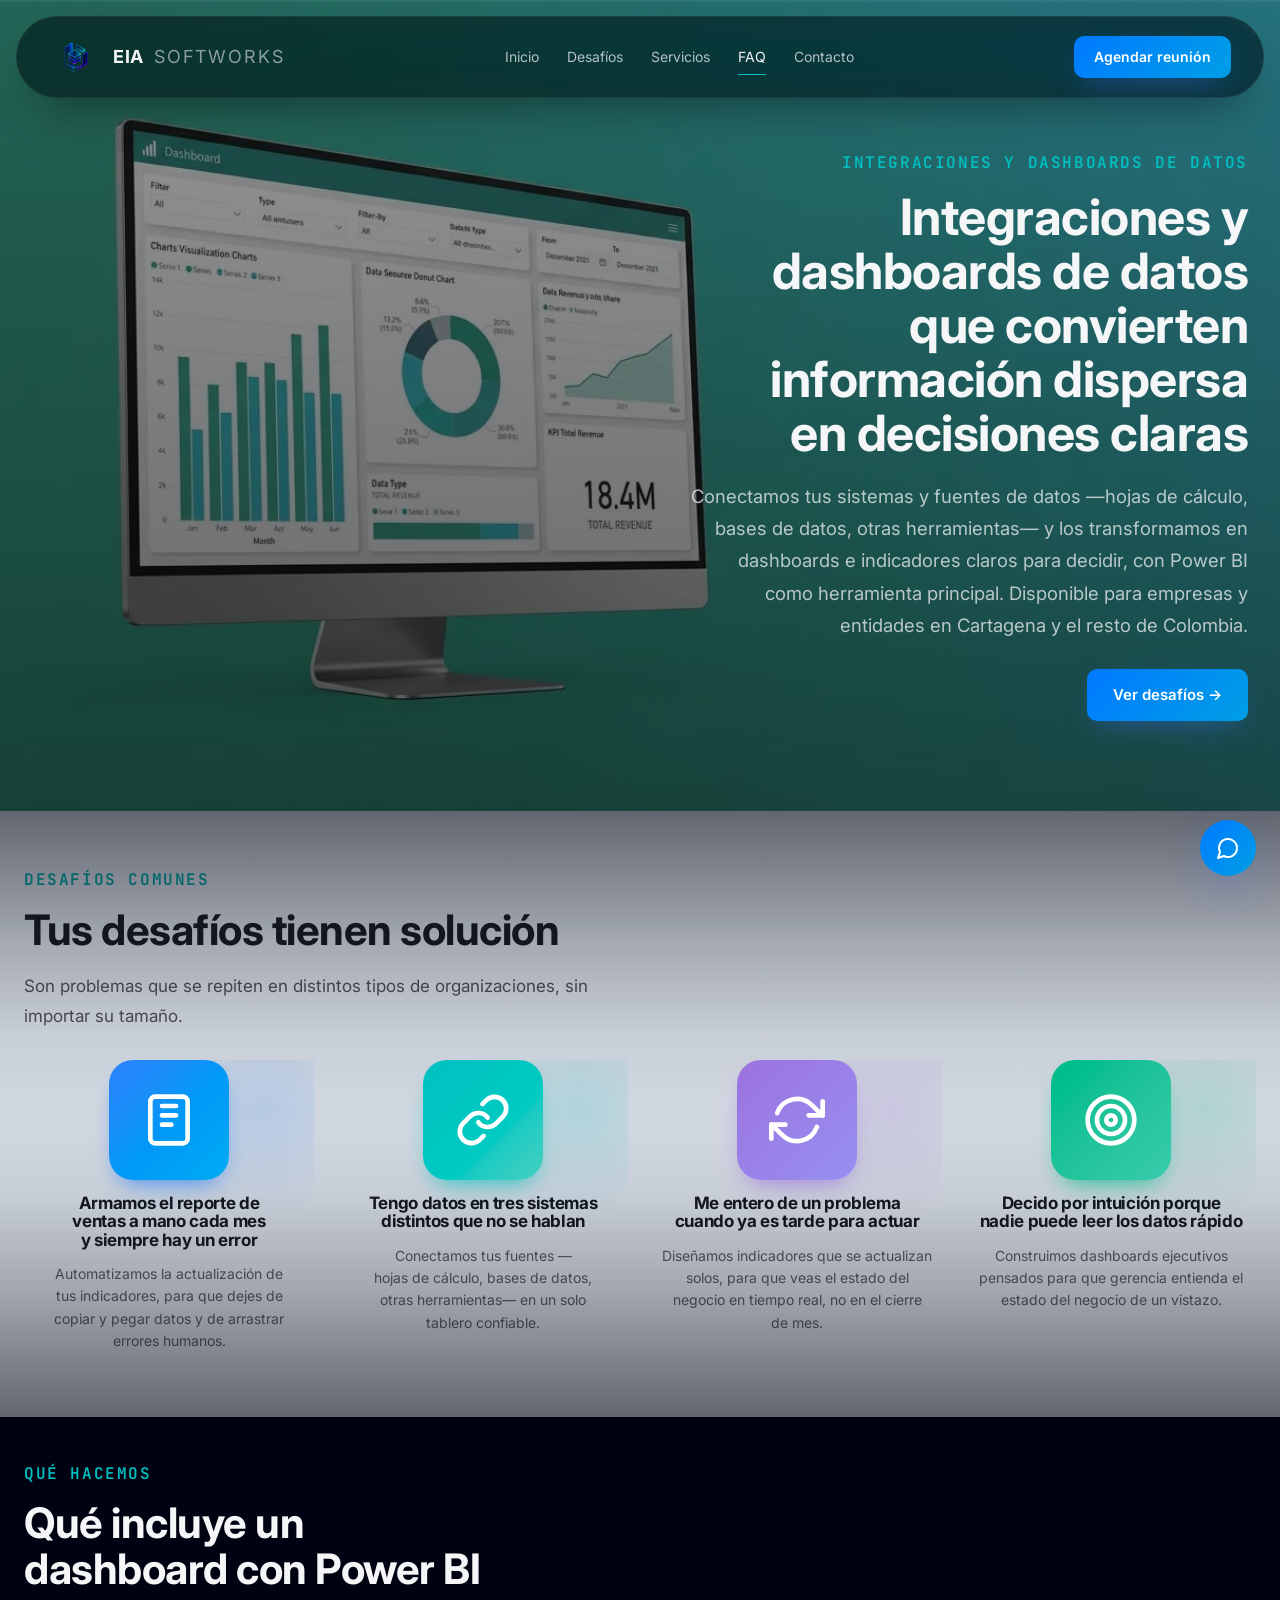
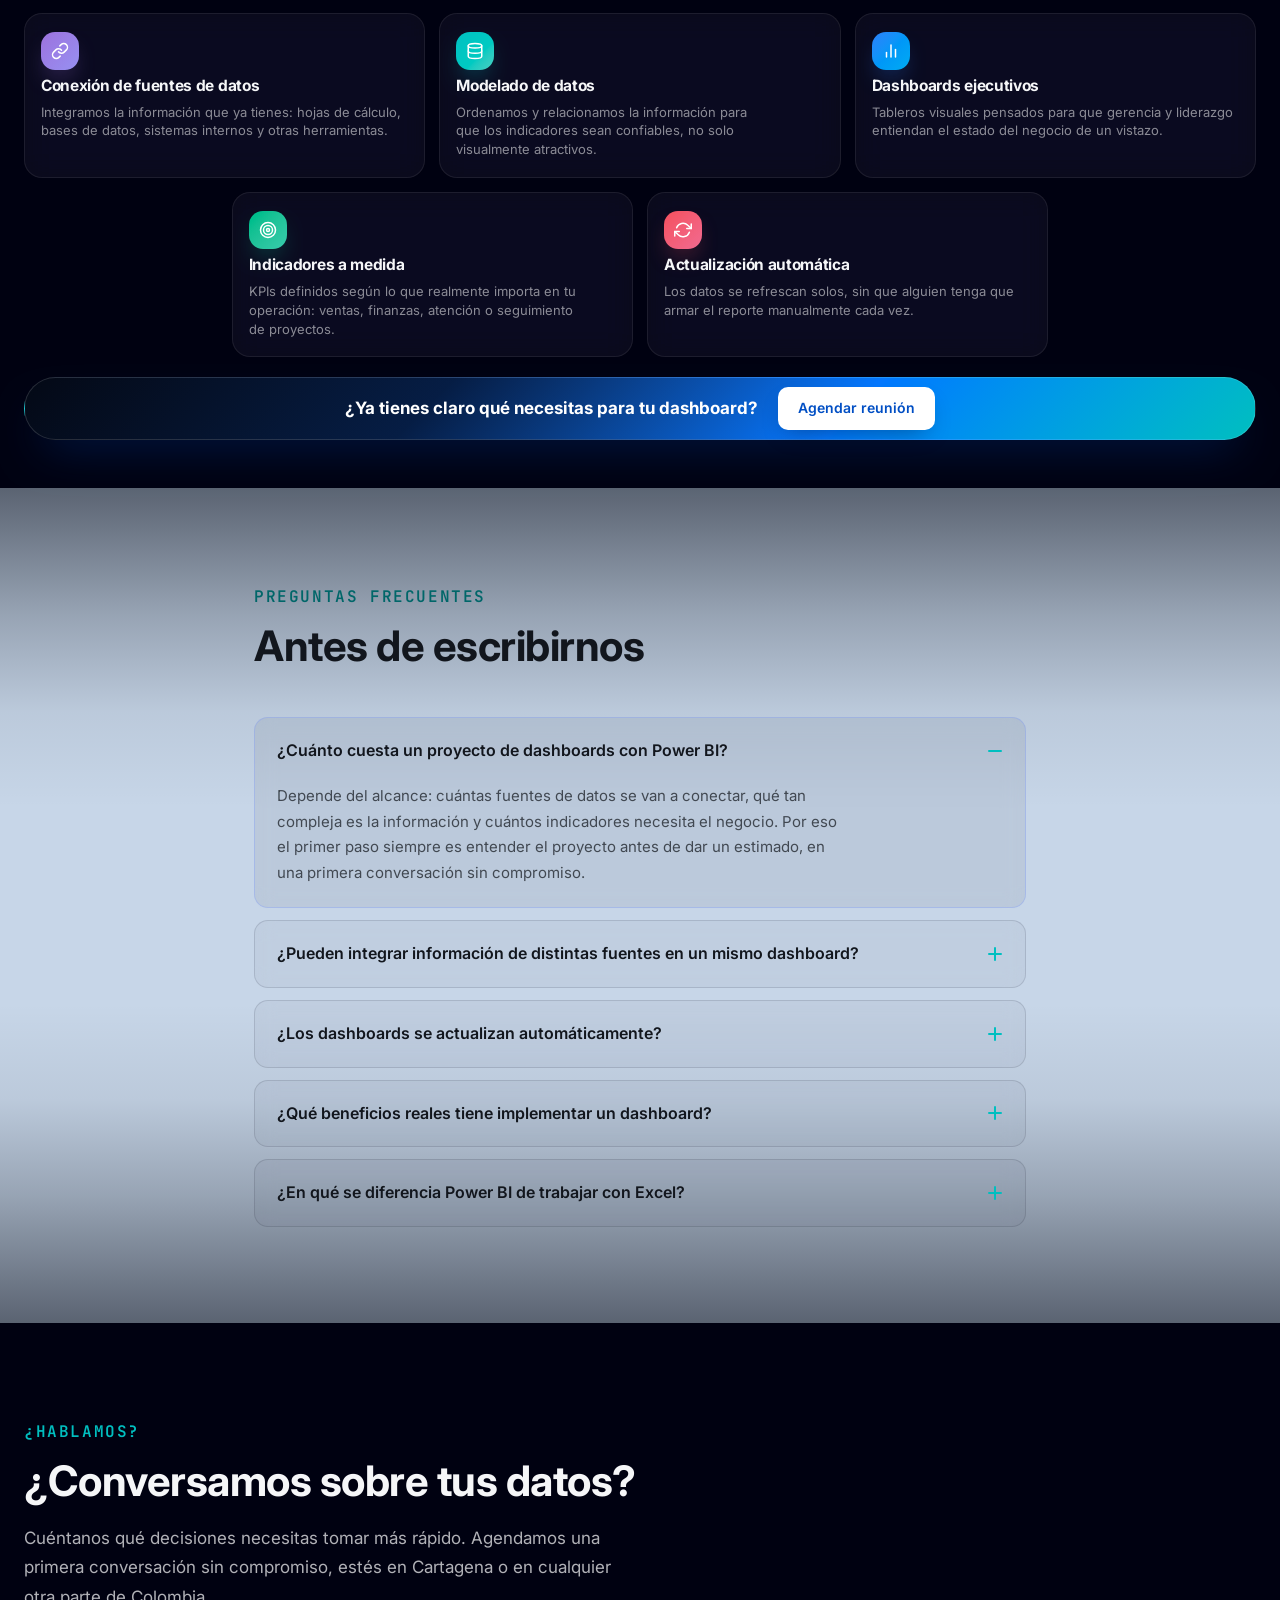
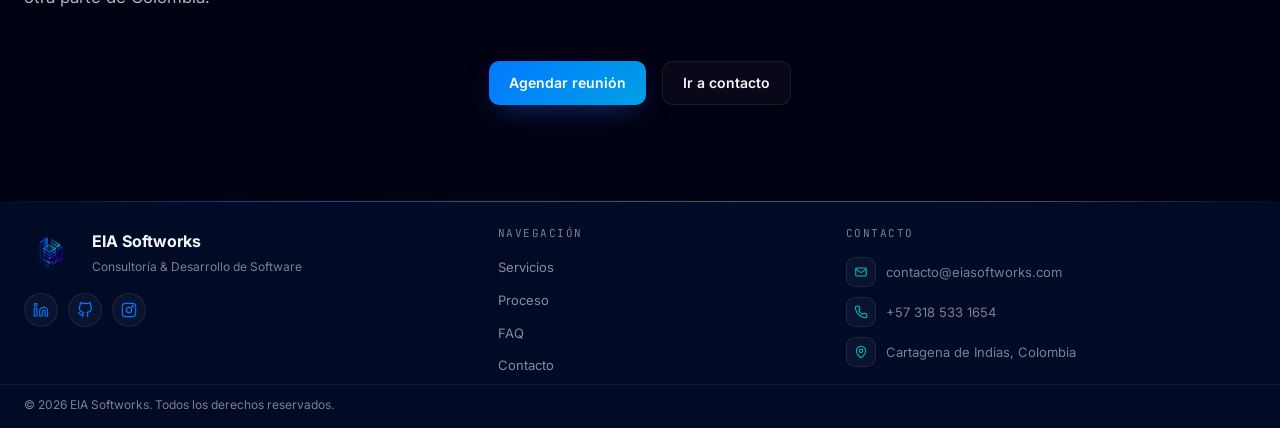
<file: power-bi-dashboard/index.html>
<!doctype html>
<html lang="es">
<head>
<meta charset="utf-8">
<meta name="viewport" content="width=device-width, initial-scale=1">
<title>Integraciones y Dashboards de Datos — EIA Softworks</title>
<meta name="description" content="Conectamos tus sistemas y fuentes de datos y los convertimos en dashboards e indicadores claros para decidir, con Power BI. Cartagena y Colombia.">
<meta name="robots" content="index, follow">
<link rel="canonical" href="https://eiasoftworks.com/power-bi-dashboard/">

<meta property="og:type" content="website">
<meta property="og:site_name" content="EIA Softworks">
<meta property="og:locale" content="es_CO">
<meta property="og:url" content="https://eiasoftworks.com/power-bi-dashboard/">
<meta property="og:title" content="Integraciones y Dashboards de Datos — EIA Softworks">
<meta property="og:description" content="Conectamos tus sistemas y fuentes de datos y los convertimos en dashboards e indicadores claros para decidir, con Power BI. Cartagena y Colombia.">
<meta property="og:image" content="https://eiasoftworks.com/assets/logos/eia-mark.webp">
<meta property="og:image:width" content="256">
<meta property="og:image:height" content="256">

<meta name="twitter:card" content="summary">
<meta name="twitter:title" content="Integraciones y Dashboards de Datos — EIA Softworks">
<meta name="twitter:description" content="Conectamos tus sistemas y fuentes de datos y los convertimos en dashboards e indicadores claros para decidir, con Power BI. Cartagena y Colombia.">
<meta name="twitter:image" content="https://eiasoftworks.com/assets/logos/eia-mark.webp">

<link rel="preconnect" href="https://fonts.googleapis.com">
<link rel="preconnect" href="https://fonts.gstatic.com" crossorigin>
<link href="https://fonts.googleapis.com/css2?family=Inter:wght@300;400;500;600;700&family=JetBrains+Mono:wght@400;500;600&display=swap" rel="stylesheet">
<link rel="icon" type="image/png" sizes="32x32" href="../assets/logos/favicon-32.png">
<link rel="icon" type="image/png" sizes="16x16" href="../assets/logos/favicon-16.png">
<link rel="apple-touch-icon" sizes="180x180" href="../assets/logos/apple-touch-icon.png">
<link rel="stylesheet" href="../styles.css?v=20260903">

<script type="application/ld+json">
{
  "@context": "https://schema.org",
  "@graph": [
    {
      "@type": "Organization",
      "@id": "https://eiasoftworks.com/#organization",
      "name": "EIA Softworks",
      "url": "https://eiasoftworks.com/",
      "logo": "https://eiasoftworks.com/assets/logos/eia-mark.webp",
      "email": "contacto@eiasoftworks.com",
      "telephone": "+573185331654",
      "founder": { "@type": "Person", "name": "Evert Zambrano" },
      "address": {
        "@type": "PostalAddress",
        "addressLocality": "Cartagena de Indias",
        "addressCountry": "CO"
      },
      "areaServed": "CO",
      "contactPoint": [{
        "@type": "ContactPoint",
        "contactType": "customer service",
        "email": "contacto@eiasoftworks.com",
        "telephone": "+573185331654",
        "url": "https://eiasoftworks.com/contacto/",
        "areaServed": "CO",
        "availableLanguage": ["es"]
      }]
    },
    {
      "@type": "WebSite",
      "@id": "https://eiasoftworks.com/#website",
      "name": "EIA Softworks",
      "url": "https://eiasoftworks.com/",
      "inLanguage": "es",
      "publisher": { "@id": "https://eiasoftworks.com/#organization" }
    },
    {
      "@type": "WebPage",
      "@id": "https://eiasoftworks.com/power-bi-dashboard/#webpage",
      "url": "https://eiasoftworks.com/power-bi-dashboard/",
      "name": "Integraciones y Dashboards de Datos — EIA Softworks",
      "description": "Conectamos tus sistemas y fuentes de datos y los convertimos en dashboards e indicadores claros para decidir, con Power BI. Cartagena y Colombia.",
      "inLanguage": "es",
      "isPartOf": { "@id": "https://eiasoftworks.com/#website" },
      "about": { "@id": "https://eiasoftworks.com/#organization" },
      "mainEntity": { "@id": "https://eiasoftworks.com/power-bi-dashboard/#service" },
      "breadcrumb": { "@id": "https://eiasoftworks.com/power-bi-dashboard/#breadcrumb" }
    },
    {
      "@type": "Service",
      "@id": "https://eiasoftworks.com/power-bi-dashboard/#service",
      "name": "Integraciones y Dashboards de Datos",
      "url": "https://eiasoftworks.com/power-bi-dashboard/",
      "description": "Conectamos tus sistemas y fuentes de datos y los convertimos en dashboards e indicadores claros para decidir, con Power BI. Cartagena y Colombia.",
      "provider": { "@id": "https://eiasoftworks.com/#organization" },
      "areaServed": "CO"
    },
    {
      "@type": "BreadcrumbList",
      "@id": "https://eiasoftworks.com/power-bi-dashboard/#breadcrumb",
      "itemListElement": [
        { "@type": "ListItem", "position": 1, "name": "Inicio", "item": "https://eiasoftworks.com/" },
        { "@type": "ListItem", "position": 2, "name": "Integraciones y Dashboards de Datos", "item": "https://eiasoftworks.com/power-bi-dashboard/" }
      ]
    },
    {
      "@type": "FAQPage",
      "@id": "https://eiasoftworks.com/power-bi-dashboard/#faq",
      "mainEntity": [
        {
          "@type": "Question",
          "name": "¿Cuánto cuesta un proyecto de dashboards con Power BI?",
          "acceptedAnswer": { "@type": "Answer", "text": "Depende del alcance: cuántas fuentes de datos se van a conectar, qué tan compleja es la información y cuántos indicadores necesita el negocio. Por eso el primer paso siempre es entender el proyecto antes de dar un estimado, en una primera conversación sin compromiso." }
        },
        {
          "@type": "Question",
          "name": "¿Pueden integrar información de distintas fuentes en un mismo dashboard?",
          "acceptedAnswer": { "@type": "Answer", "text": "Sí. Power BI permite conectar hojas de cálculo, bases de datos y otros sistemas en un mismo tablero, siempre que la información esté disponible y accesible para su consulta." }
        },
        {
          "@type": "Question",
          "name": "¿Los dashboards se actualizan automáticamente?",
          "acceptedAnswer": { "@type": "Answer", "text": "Sí, esa es una de sus ventajas principales. Configuramos la actualización automática de los datos conectados, para que el tablero refleje información al día sin que alguien tenga que generarlo manualmente cada vez." }
        },
        {
          "@type": "Question",
          "name": "¿Qué beneficios reales tiene implementar un dashboard?",
          "acceptedAnswer": { "@type": "Answer", "text": "Reduce el tiempo que se invierte armando reportes manualmente, disminuye el margen de error de copiar y pegar datos, y permite ver el estado del negocio en tiempo real en vez de esperar un informe mensual." }
        },
        {
          "@type": "Question",
          "name": "¿En qué se diferencia Power BI de trabajar con Excel?",
          "acceptedAnswer": { "@type": "Answer", "text": "Excel es una herramienta poderosa para análisis puntuales, pero se vuelve difícil de mantener cuando los datos crecen o vienen de varias fuentes. Power BI centraliza esa información, la actualiza automáticamente y la presenta en tableros interactivos, sin depender de archivos sueltos que alguien tiene que actualizar a mano." }
        }
      ]
    }
  ]
}
</script>

<!-- Google tag (gtag.js) -->
<script async src="https://www.googletagmanager.com/gtag/js?id=G-XJQSVD0RMP"></script>
<script>
  window.dataLayer = window.dataLayer || [];
  function gtag(){dataLayer.push(arguments);}
  gtag('js', new Date());

  gtag('config', 'G-XJQSVD0RMP');
</script>
</head>
<body>



<a class="skip-link" href="#main">Saltar al contenido</a>

<div class="scroll-progress" aria-hidden="true"><span data-scroll-progress></span></div>

<nav class="nav" data-nav>
  <a href="../index.html" class="nav-brand">
    <img src="../assets/logos/eia-mark.webp" alt="" aria-hidden="true" class="nav-mark" width="54" height="54">
    EIA <span class="nav-brand-sub">SOFTWORKS</span>
  </a>
  <div class="nav-links" data-nav-links>
    <a href="../index.html" class="nav-link">Inicio</a>
    <a href="#desafios" class="nav-link">Desafíos</a>
    <div class="nav-item-dropdown">
      <a href="#que-hacemos" class="nav-link" aria-haspopup="true" aria-expanded="false">Servicios</a>
      <ul class="nav-dropdown-menu" aria-label="Servicios">
        <li><a href="../desarrollo-web/index.html" class="nav-dropdown-link">Desarrollo Web</a></li>
        <li><a href="../aplicaciones-moviles/index.html" class="nav-dropdown-link">Desarrollo de Aplicaciones Móviles</a></li>
        <li><a href="../desarrollo-software-a-medida/index.html" class="nav-dropdown-link">Desarrollo de Software a Medida</a></li>
        <li><a href="../power-bi-dashboard/index.html" class="nav-dropdown-link">Integraciones y Dashboards de Datos</a></li>
        <li><a href="../software-entidades-publicas/index.html" class="nav-dropdown-link">Software para Entidades Públicas</a></li>
      </ul>
    </div>
    <a href="#faq-servicio" class="nav-link">FAQ</a>
    <a href="../contacto/index.html" class="nav-link">Contacto</a>
  </div>
  <div class="nav-actions">
    <button type="button" class="btn btn-solid nav-cta" data-open-modal data-gtag-event="cta_click" data-gtag-category="nav" data-gtag-label="Agendar reunión (nav)">Agendar reunión</button>
    <button type="button" class="nav-burger" data-nav-toggle aria-label="Abrir menú" aria-expanded="false">
      <span></span><span></span>
    </button>
  </div>
</nav>

<div class="nav-mobile" data-nav-mobile aria-hidden="true">
  <a href="../index.html" class="nav-mobile-link">Inicio</a>
  <a href="#desafios" class="nav-mobile-link">Desafíos</a>
  <a href="#que-hacemos" class="nav-mobile-link">Servicios</a>
  <a href="../desarrollo-web/index.html" class="nav-mobile-link nav-mobile-sublink">Desarrollo Web</a>
  <a href="../aplicaciones-moviles/index.html" class="nav-mobile-link nav-mobile-sublink">Desarrollo de Aplicaciones Móviles</a>
  <a href="../desarrollo-software-a-medida/index.html" class="nav-mobile-link nav-mobile-sublink">Desarrollo de Software a Medida</a>
  <a href="../power-bi-dashboard/index.html" class="nav-mobile-link nav-mobile-sublink">Integraciones y Dashboards de Datos</a>
  <a href="../software-entidades-publicas/index.html" class="nav-mobile-link nav-mobile-sublink">Software para Entidades Públicas</a>
  <a href="#faq-servicio" class="nav-mobile-link">FAQ</a>
  <a href="../index.html#sobre-mi" class="nav-mobile-link">Sobre mí</a>
  <a href="../contacto/index.html" class="nav-mobile-link">Contacto</a>
  <button type="button" class="btn btn-solid nav-mobile-cta" data-open-modal data-gtag-event="cta_click" data-gtag-category="nav" data-gtag-label="Agendar reunión (nav móvil)">Agendar reunión</button>
</div>


<main id="main">

  <!-- ============ HERO DEL SERVICIO ============ -->
  <section class="hero-photo" id="hero-servicio">
    <img class="hero-photo-img" src="../assets/img/hero-dashboard.webp" alt="" aria-hidden="true" width="1408" height="768" loading="eager" decoding="async">
    <div class="hero-photo-scrim" aria-hidden="true"></div>
    <div class="container">
      <div class="hero-photo-content">
        <p class="eyebrow" data-reveal>Integraciones y Dashboards de Datos</p>
        <h1 class="h2" data-reveal data-reveal-delay="1">Integraciones y dashboards de datos que convierten información dispersa en decisiones claras</h1>
        <p class="p-lead" data-reveal data-reveal-delay="2">Conectamos tus sistemas y fuentes de datos —hojas de cálculo, bases de datos, otras herramientas— y los transformamos en dashboards e indicadores claros para decidir, con Power BI como herramienta principal. Disponible para empresas y entidades en Cartagena y el resto de Colombia.</p>
        <div class="hero-photo-actions" data-reveal data-reveal-delay="3">
          <a href="#desafios" class="btn btn-solid" data-gtag-event="cta_click" data-gtag-category="hero-servicio" data-gtag-label="Ver desafíos (dashboards)">Ver desafíos →</a>
        </div>
      </div>
    </div>
  </section>

  <!-- ============ DESAFÍOS COMUNES ============ -->
  <section class="section section-light" id="desafios" data-screen-label="Desafíos">
    <div class="container">
      <div class="section-head" data-reveal>
        <p class="eyebrow">Desafíos comunes</p>
        <h2 class="h2">Tus desafíos tienen solución</h2>
        <p class="p-lead">Son problemas que se repiten en distintos tipos de organizaciones, sin importar su tamaño.</p>
      </div>
      <div class="card-grid card-grid-4x1 challenge-grid">
        <article class="svc-card svc-feature-card challenge-card" style="--c1:oklch(62% 0.2 258);--c2:oklch(70% 0.16 235)" data-reveal>
          <div class="svc-icon" aria-hidden="true">
            <svg viewBox="0 0 24 24" fill="none" stroke="currentColor" stroke-width="2" stroke-linecap="round" stroke-linejoin="round"><rect x="4" y="2" width="16" height="20" rx="2"/><path d="M9 6h6"/><path d="M9 10h6"/><path d="M9 14h4"/></svg>
          </div>
          <h3>Armamos el reporte de ventas a mano cada mes y siempre hay un error</h3>
          <p>Automatizamos la actualización de tus indicadores, para que dejes de copiar y pegar datos y de arrastrar errores humanos.</p>
        </article>
        <article class="svc-card svc-feature-card challenge-card" style="--c1:oklch(72% 0.15 195);--c2:oklch(78% 0.12 185)" data-reveal data-reveal-delay="1">
          <div class="svc-icon" aria-hidden="true">
            <svg viewBox="0 0 24 24" fill="none" stroke="currentColor" stroke-width="2" stroke-linecap="round" stroke-linejoin="round"><path d="M10 13a5 5 0 0 0 7.54.54l3-3a5 5 0 0 0-7.07-7.07l-1.72 1.71"/><path d="M14 11a5 5 0 0 0-7.54-.54l-3 3a5 5 0 0 0 7.07 7.07l1.71-1.71"/></svg>
          </div>
          <h3>Tengo datos en tres sistemas distintos que no se hablan</h3>
          <p>Conectamos tus fuentes —hojas de cálculo, bases de datos, otras herramientas— en un solo tablero confiable.</p>
        </article>
        <article class="svc-card svc-feature-card challenge-card" style="--c1:oklch(64% 0.16 300);--c2:oklch(70% 0.14 285)" data-reveal>
          <div class="svc-icon" aria-hidden="true">
            <svg viewBox="0 0 24 24" fill="none" stroke="currentColor" stroke-width="2" stroke-linecap="round" stroke-linejoin="round"><polyline points="23 4 23 10 17 10"/><polyline points="1 20 1 14 7 14"/><path d="M3.51 9a9 9 0 0 1 14.85-3.36L23 10M1 14l4.64 4.36A9 9 0 0 0 20.49 15"/></svg>
          </div>
          <h3>Me entero de un problema cuando ya es tarde para actuar</h3>
          <p>Diseñamos indicadores que se actualizan solos, para que veas el estado del negocio en tiempo real, no en el cierre de mes.</p>
        </article>
        <article class="svc-card svc-feature-card challenge-card" style="--c1:oklch(70% 0.15 165);--c2:oklch(76% 0.13 175)" data-reveal data-reveal-delay="1">
          <div class="svc-icon" aria-hidden="true">
            <svg viewBox="0 0 24 24" fill="none" stroke="currentColor" stroke-width="2" stroke-linecap="round" stroke-linejoin="round"><circle cx="12" cy="12" r="10"/><circle cx="12" cy="12" r="6"/><circle cx="12" cy="12" r="2"/></svg>
          </div>
          <h3>Decido por intuición porque nadie puede leer los datos rápido</h3>
          <p>Construimos dashboards ejecutivos pensados para que gerencia entienda el estado del negocio de un vistazo.</p>
        </article>
      </div>
    </div>
  </section>

  <!-- ============ QUÉ HACEMOS ============ -->
  <section class="section" id="que-hacemos" data-screen-label="Qué hacemos">
    <div class="container">
      <div class="section-head" data-reveal>
        <p class="eyebrow">Qué hacemos</p>
        <h2 class="h2">Qué incluye un dashboard con Power BI</h2>
      </div>
      <div class="card-grid">
        <article class="glass-card svc-card has-tilt has-halo" style="--c1:oklch(64% 0.16 300);--c2:oklch(70% 0.14 285)" data-reveal>
          <div class="svc-icon" aria-hidden="true">
            <svg viewBox="0 0 24 24" fill="none" stroke="currentColor" stroke-width="2" stroke-linecap="round" stroke-linejoin="round"><path d="M10 13a5 5 0 0 0 7.54.54l3-3a5 5 0 0 0-7.07-7.07l-1.72 1.71"/><path d="M14 11a5 5 0 0 0-7.54-.54l-3 3a5 5 0 0 0 7.07 7.07l1.71-1.71"/></svg>
          </div>
          <h3>Conexión de fuentes de datos</h3>
          <p>Integramos la información que ya tienes: hojas de cálculo, bases de datos, sistemas internos y otras herramientas.</p>
        </article>
        <article class="glass-card svc-card has-tilt has-halo" style="--c1:oklch(72% 0.15 195);--c2:oklch(78% 0.12 185)" data-reveal data-reveal-delay="1">
          <div class="svc-icon" aria-hidden="true">
            <svg viewBox="0 0 24 24" fill="none" stroke="currentColor" stroke-width="2" stroke-linecap="round" stroke-linejoin="round"><ellipse cx="12" cy="5" rx="9" ry="3"/><path d="M21 12c0 1.66-4 3-9 3s-9-1.34-9-3"/><path d="M3 5v14c0 1.66 4 3 9 3s9-1.34 9-3V5"/></svg>
          </div>
          <h3>Modelado de datos</h3>
          <p>Ordenamos y relacionamos la información para que los indicadores sean confiables, no solo visualmente atractivos.</p>
        </article>
        <article class="glass-card svc-card has-tilt has-halo" style="--c1:oklch(62% 0.2 258);--c2:oklch(70% 0.16 235)" data-reveal>
          <div class="svc-icon" aria-hidden="true">
            <svg viewBox="0 0 24 24" fill="none" stroke="currentColor" stroke-width="2" stroke-linecap="round" stroke-linejoin="round"><line x1="18" y1="20" x2="18" y2="10"/><line x1="12" y1="20" x2="12" y2="4"/><line x1="6" y1="20" x2="6" y2="14"/></svg>
          </div>
          <h3>Dashboards ejecutivos</h3>
          <p>Tableros visuales pensados para que gerencia y liderazgo entiendan el estado del negocio de un vistazo.</p>
        </article>
        <article class="glass-card svc-card has-tilt has-halo" style="--c1:oklch(70% 0.15 165);--c2:oklch(76% 0.13 175)" data-reveal data-reveal-delay="1">
          <div class="svc-icon" aria-hidden="true">
            <svg viewBox="0 0 24 24" fill="none" stroke="currentColor" stroke-width="2" stroke-linecap="round" stroke-linejoin="round"><circle cx="12" cy="12" r="10"/><circle cx="12" cy="12" r="6"/><circle cx="12" cy="12" r="2"/></svg>
          </div>
          <h3>Indicadores a medida</h3>
          <p>KPIs definidos según lo que realmente importa en tu operación: ventas, finanzas, atención o seguimiento de proyectos.</p>
        </article>
        <article class="glass-card svc-card has-tilt has-halo" style="--c1:oklch(66% 0.2 20);--c2:oklch(70% 0.17 5)" data-reveal>
          <div class="svc-icon" aria-hidden="true">
            <svg viewBox="0 0 24 24" fill="none" stroke="currentColor" stroke-width="2" stroke-linecap="round" stroke-linejoin="round"><polyline points="23 4 23 10 17 10"/><polyline points="1 20 1 14 7 14"/><path d="M3.51 9a9 9 0 0 1 14.85-3.36L23 10M1 14l4.64 4.36A9 9 0 0 0 20.49 15"/></svg>
          </div>
          <h3>Actualización automática</h3>
          <p>Los datos se refrescan solos, sin que alguien tenga que armar el reporte manualmente cada vez.</p>
        </article>
      </div>
      <div class="section-inline-cta section-inline-cta-capsule" data-reveal>
        <p>¿Ya tienes claro qué necesitas para tu dashboard?</p>
        <button type="button" class="btn btn-solid" data-open-modal data-gtag-event="cta_click" data-gtag-category="que-hacemos" data-gtag-label="Agendar reunión (power bi)">Agendar reunión</button>
      </div>
    </div>
  </section>

  <!-- ============ FAQ ============ -->
  <section class="section section-faq section-light section-tone-blue" id="faq-servicio" data-screen-label="Preguntas frecuentes">
    <div class="container faq-wrap">
      <div class="section-head" data-reveal>
        <p class="eyebrow">Preguntas frecuentes</p>
        <h2 class="h2">Antes de escribirnos</h2>
      </div>
      <div class="faq-list">
        <details class="faq-item" data-reveal open>
          <summary>¿Cuánto cuesta un proyecto de dashboards con Power BI?<span class="faq-mark" aria-hidden="true"></span></summary>
          <p>Depende del alcance: cuántas fuentes de datos se van a conectar, qué tan compleja es la información y cuántos indicadores necesita el negocio. Por eso el primer paso siempre es entender el proyecto antes de dar un estimado, en una primera conversación sin compromiso.</p>
        </details>
        <details class="faq-item" data-reveal data-reveal-delay="1">
          <summary>¿Pueden integrar información de distintas fuentes en un mismo dashboard?<span class="faq-mark" aria-hidden="true"></span></summary>
          <p>Sí. Power BI permite conectar hojas de cálculo, bases de datos y otros sistemas en un mismo tablero, siempre que la información esté disponible y accesible para su consulta.</p>
        </details>
        <details class="faq-item" data-reveal data-reveal-delay="2">
          <summary>¿Los dashboards se actualizan automáticamente?<span class="faq-mark" aria-hidden="true"></span></summary>
          <p>Sí, esa es una de sus ventajas principales. Configuramos la actualización automática de los datos conectados, para que el tablero refleje información al día sin que alguien tenga que generarlo manualmente cada vez.</p>
        </details>
        <details class="faq-item" data-reveal data-reveal-delay="3">
          <summary>¿Qué beneficios reales tiene implementar un dashboard?<span class="faq-mark" aria-hidden="true"></span></summary>
          <p>Reduce el tiempo que se invierte armando reportes manualmente, disminuye el margen de error de copiar y pegar datos, y permite ver el estado del negocio en tiempo real en vez de esperar un informe mensual.</p>
        </details>
        <details class="faq-item" data-reveal data-reveal-delay="4">
          <summary>¿En qué se diferencia Power BI de trabajar con Excel?<span class="faq-mark" aria-hidden="true"></span></summary>
          <p>Excel es una herramienta poderosa para análisis puntuales, pero se vuelve difícil de mantener cuando los datos crecen o vienen de varias fuentes. Power BI centraliza esa información, la actualiza automáticamente y la presenta en tableros interactivos, sin depender de archivos sueltos que alguien tiene que actualizar a mano.</p>
        </details>
      </div>
    </div>
  </section>

  <!-- ============ CTA FINAL ============ -->
  <section class="section" id="cta-servicio" data-screen-label="Contacto">
    <div class="container">
      <div class="section-head" data-reveal>
        <p class="eyebrow">¿Hablamos?</p>
        <h2 class="h2">¿Conversamos sobre tus datos?</h2>
        <p class="p-lead">Cuéntanos qué decisiones necesitas tomar más rápido. Agendamos una primera conversación sin compromiso, estés en Cartagena o en cualquier otra parte de Colombia.</p>
      </div>
      <div class="hero-actions" data-reveal data-reveal-delay="1">
        <button type="button" class="btn btn-solid" data-open-modal data-subject="Quiero conocer más sobre integraciones y dashboards de datos" data-gtag-event="cta_click" data-gtag-category="cta-servicio" data-gtag-label="Agendar reunión (integraciones y dashboards)">Agendar reunión</button>
        <a href="../contacto/index.html" class="btn btn-ghost" data-gtag-event="cta_click" data-gtag-category="cta-servicio" data-gtag-label="Ir a contacto (integraciones y dashboards)">Ir a contacto</a>
      </div>
    </div>
  </section>

</main>



<footer class="footer">
  <div class="container footer-inner">
    <div class="footer-col footer-col-brand">
      <div class="footer-brand">
        <img src="../assets/logos/eia-mark.webp" alt="" aria-hidden="true" class="footer-mark" width="54" height="54" loading="lazy" decoding="async">
        <div>
          <p class="footer-brand-name">EIA Softworks</p>
          <p class="footer-brand-sub">Consultoría &amp; Desarrollo de Software</p>
        </div>
      </div>
      <div class="footer-social" aria-hidden="true">
        <span class="footer-social-link" title="LinkedIn (próximamente)"><svg viewBox="0 0 24 24" fill="none" stroke="currentColor" stroke-width="1.7" stroke-linecap="round" stroke-linejoin="round"><path d="M16 8a6 6 0 0 1 6 6v7h-4v-7a2 2 0 0 0-2-2 2 2 0 0 0-2 2v7h-4v-7a6 6 0 0 1 6-6z"></path><rect x="2" y="9" width="4" height="12"></rect><circle cx="4" cy="4" r="2"></circle></svg></span>
        <span class="footer-social-link" title="GitHub (próximamente)"><svg viewBox="0 0 24 24" fill="none" stroke="currentColor" stroke-width="1.7" stroke-linecap="round" stroke-linejoin="round"><path d="M9 19c-5 1.5-5-2.5-7-3m14 6v-3.87a3.37 3.37 0 0 0-.94-2.61c3.14-.35 6.44-1.54 6.44-7A5.44 5.44 0 0 0 20 4.77 5.07 5.07 0 0 0 19.91 1S18.73.65 16 2.48a13.38 13.38 0 0 0-7 0C6.27.65 5.09 1 5.09 1A5.07 5.07 0 0 0 5 4.77a5.44 5.44 0 0 0-1.5 3.78c0 5.42 3.3 6.61 6.44 7A3.37 3.37 0 0 0 9 18.13V22"></path></svg></span>
        <span class="footer-social-link" title="Instagram (próximamente)"><svg viewBox="0 0 24 24" fill="none" stroke="currentColor" stroke-width="1.7" stroke-linecap="round" stroke-linejoin="round"><rect x="2" y="2" width="20" height="20" rx="5"></rect><circle cx="12" cy="12" r="4"></circle><circle cx="17.5" cy="6.5" r="1"></circle></svg></span>
      </div>
    </div>
    <div class="footer-col">
      <p class="footer-col-title">Navegación</p>
      <nav class="footer-nav" aria-label="Navegación rápida">
        <a href="../index.html#servicios">Servicios</a>
        <a href="../index.html#proceso">Proceso</a>
        <a href="../index.html#faq">FAQ</a>
        <a href="../contacto/index.html">Contacto</a>
      </nav>
    </div>
    <div class="footer-col">
      <p class="footer-col-title">Contacto</p>
      <div class="footer-right">
        <button type="button" class="footer-contact-item" data-open-modal>
          <span class="footer-icon" aria-hidden="true"><svg viewBox="0 0 24 24" fill="none" stroke="currentColor" stroke-width="1.8" stroke-linecap="round" stroke-linejoin="round"><rect x="3" y="5" width="18" height="14" rx="2"></rect><path d="m3 7 9 6 9-6"></path></svg></span>
          contacto@eiasoftworks.com
        </button>
        <a href="tel:+573185331654" class="footer-contact-item">
          <span class="footer-icon" aria-hidden="true"><svg viewBox="0 0 24 24" fill="none" stroke="currentColor" stroke-width="1.8" stroke-linecap="round" stroke-linejoin="round"><path d="M22 16.92v3a2 2 0 0 1-2.18 2 19.79 19.79 0 0 1-8.63-3.07 19.5 19.5 0 0 1-6-6 19.79 19.79 0 0 1-3.07-8.67A2 2 0 0 1 4.11 2h3a2 2 0 0 1 2 1.72c.13.96.36 1.9.7 2.81a2 2 0 0 1-.45 2.11L8.09 9.91a16 16 0 0 0 6 6l1.27-1.27a2 2 0 0 1 2.11-.45c.91.34 1.85.57 2.81.7A2 2 0 0 1 22 16.92Z"></path></svg></span>
          +57 318 533 1654
        </a>
        <span class="footer-contact-item">
          <span class="footer-icon" aria-hidden="true"><svg viewBox="0 0 24 24" fill="none" stroke="currentColor" stroke-width="1.8" stroke-linecap="round" stroke-linejoin="round"><path d="M20 10c0 6-8 12-8 12s-8-6-8-12a8 8 0 0 1 16 0Z"></path><circle cx="12" cy="10" r="3"></circle></svg></span>
          Cartagena de Indias, Colombia
        </span>
      </div>
    </div>
  </div>
  <div class="container footer-bottom">
    <p>© 2026 EIA Softworks. Todos los derechos reservados.</p>
  </div>
</footer>

<div class="fab" data-fab hidden>
  <div class="fab-panel" id="fab-panel" data-fab-panel aria-hidden="true">
    <p class="fab-panel-title" id="fab-panel-title">¿Cómo prefieres hablar con nosotros?</p>
    <button type="button" class="fab-option" data-fab-close data-open-modal data-gtag-event="cta_click" data-gtag-category="fab" data-gtag-label="Agendar una reunión">
      <span class="fab-option-icon" aria-hidden="true">
        <svg viewBox="0 0 24 24" fill="none" stroke="currentColor" stroke-width="2" stroke-linecap="round" stroke-linejoin="round"><path d="M8 2v4"/><path d="M16 2v4"/><rect width="18" height="18" x="3" y="4" rx="2"/><path d="M3 10h18"/></svg>
      </span>
      <span>Agendar una reunión</span>
    </button>
    <a href="https://wa.me/573185331654?text=Hola%2C%20quiero%20conocer%20c%C3%B3mo%20EIA%20Softworks%20podr%C3%ADa%20ayudarme%20con%20un%20proyecto." target="_blank" rel="noopener" class="fab-option" data-fab-close data-gtag-event="whatsapp_click" data-gtag-category="fab" data-gtag-label="Escribir por WhatsApp">
      <span class="fab-option-icon" aria-hidden="true">
        <svg viewBox="0 0 24 24" fill="none" stroke="currentColor" stroke-width="2" stroke-linecap="round" stroke-linejoin="round"><path d="M7.9 20A9 9 0 1 0 4 16.1L2 22Z"/></svg>
      </span>
      <span>Escribir por WhatsApp</span>
    </a>
  </div>
  <button type="button" class="fab-button" data-fab-toggle aria-expanded="false" aria-controls="fab-panel" aria-label="Abrir opciones de contacto">
    <svg class="fab-icon-open" viewBox="0 0 24 24" fill="none" stroke="currentColor" stroke-width="2" stroke-linecap="round" stroke-linejoin="round" aria-hidden="true"><path d="M7.9 20A9 9 0 1 0 4 16.1L2 22Z"/></svg>
    <svg class="fab-icon-close" viewBox="0 0 24 24" fill="none" stroke="currentColor" stroke-width="2" stroke-linecap="round" stroke-linejoin="round" aria-hidden="true"><path d="M18 6 6 18"/><path d="m6 6 12 12"/></svg>
  </button>
</div>

<div class="modal" data-modal="agenda" aria-hidden="true">
  <div class="modal-backdrop" data-modal-close aria-hidden="true"></div>
  <div class="modal-panel glass-card contact-card" role="dialog" aria-modal="true" aria-labelledby="modal-title">
    <button type="button" class="modal-close" data-modal-close aria-label="Cerrar">
      <svg viewBox="0 0 24 24" fill="none" stroke="currentColor" stroke-width="2" stroke-linecap="round" stroke-linejoin="round" aria-hidden="true"><path d="M18 6 6 18"/><path d="m6 6 12 12"/></svg>
    </button>
    <p class="eyebrow">Agenda una reunión</p>
    <h3 id="modal-title" class="modal-title">Cuéntanos brevemente sobre tu proyecto</h3>
    <p class="modal-lead">Te contactaremos para coordinar el mejor horario.</p>

    <form class="cta-form" data-contact-form novalidate>
      <input type="hidden" name="subject" value="Solicitud de reunión">
      <div class="field">
        <label for="m-name"><span class="required-mark" aria-hidden="true">*</span> Nombre completo</label>
        <input id="m-name" name="name" type="text" required placeholder="Tu nombre">
      </div>
      <div class="field">
        <label for="m-email"><span class="required-mark" aria-hidden="true">*</span> Correo</label>
        <input id="m-email" name="email" type="email" required placeholder="tucorreo@empresa.com">
      </div>
      <div class="field">
        <label for="m-phone"><span class="required-mark" aria-hidden="true">*</span> Teléfono</label>
        <input id="m-phone" name="phone" type="tel" required inputmode="tel" pattern="[0-9+\s\-]{7,20}" title="Solo números (puede incluir +, espacios o guiones)" placeholder="+57 300 123 4567">
      </div>
      <div class="field">
        <label for="m-company">Empresa <span class="field-optional">(opcional)</span></label>
        <input id="m-company" name="company" type="text" placeholder="Nombre de tu empresa">
      </div>
      <div class="field">
        <label for="m-msg"><span class="required-mark" aria-hidden="true">*</span> Mensaje</label>
        <textarea id="m-msg" name="message" required placeholder="Cuéntanos brevemente qué necesitas y nos pondremos en contacto contigo para explorar la mejor solución para tu organización."></textarea>
      </div>
      <div class="field field-consent">
        <div class="consent-row">
          <input id="m-consent" name="consent" type="checkbox" required>
          <label for="m-consent">He leído y acepto la <button type="button" class="link-inline" data-open-modal="policy">Política de Tratamiento de Datos Personales</button> y autorizo a EIA Softworks para tratar mis datos personales conforme a la Ley 1581 de 2012, el Decreto 1074 de 2015 y demás normas aplicables en Colombia.</label>
        </div>
      </div>
      <button type="submit" class="btn btn-solid cta-submit" disabled>
        <span class="cta-form-label">Solicitar reunión</span>
        <span class="cta-form-spinner" aria-hidden="true"></span>
      </button>
      <p class="cta-form-error" data-contact-error role="alert" hidden>No pudimos enviar tu solicitud. Intenta de nuevo o escríbenos a contacto@eiasoftworks.com.</p>
    </form>
    <div class="cta-success" data-contact-success role="status" data-success-message="hemos recibido tu mensaje, te contactaremos para coordinar el mejor horario y conversar sobre tu proyecto." aria-hidden="true">
      <h3>Solicitud enviada.</h3>
      <p data-contact-success-msg></p>
      <p class="cta-success-note">Te escribiremos en breve.</p>
    </div>
  </div>
</div>

<div class="modal" data-modal="policy" aria-hidden="true">
  <div class="modal-backdrop" data-modal-close aria-hidden="true"></div>
  <div class="modal-panel modal-panel-wide glass-card policy-panel" role="dialog" aria-modal="true" aria-labelledby="policy-modal-title">
    <button type="button" class="modal-close" data-modal-close aria-label="Cerrar">
      <svg viewBox="0 0 24 24" fill="none" stroke="currentColor" stroke-width="2" stroke-linecap="round" stroke-linejoin="round" aria-hidden="true"><path d="M18 6 6 18"/><path d="m6 6 12 12"/></svg>
    </button>
    <h3 id="policy-modal-title" class="modal-title">Política de Tratamiento de Datos Personales</h3>
    <p class="modal-lead">Última actualización: Julio de 2026</p>
    <div class="policy-body">
      <h4>1. Responsable del tratamiento</h4>
      <p>EIA Softworks es responsable del tratamiento de los datos personales suministrados por los usuarios a través de este sitio web.</p>
      <p>El tratamiento de la información se realizará de conformidad con lo dispuesto en la Ley 1581 de 2012, el Decreto 1074 de 2015 y las demás normas que regulan la protección de datos personales en Colombia.</p>

      <h4>2. Información que recopilamos</h4>
      <p>Podemos recopilar la siguiente información cuando el usuario diligencia nuestros formularios de contacto o solicita información sobre nuestros servicios:</p>
      <ul>
        <li>Nombre completo</li>
        <li>Correo electrónico</li>
        <li>Número de teléfono</li>
        <li>Empresa (opcional)</li>
        <li>Información suministrada en el mensaje o descripción del proyecto</li>
      </ul>
      <p>Solo solicitamos la información estrictamente necesaria para atender cada solicitud.</p>

      <h4>3. Cookies y herramientas de analítica web</h4>
      <p>Este sitio utiliza Google Analytics para analizar, de forma agregada y anónima, cómo los visitantes navegan por sus páginas (por ejemplo, secciones visitadas o tiempo de permanencia). Esta herramienta emplea cookies de seguimiento que se activan durante la navegación por el sitio en general, no únicamente al diligenciar un formulario.</p>
      <p>La información recopilada mediante estas cookies es de carácter estadístico y no identifica personalmente al usuario. El titular puede configurar su navegador para bloquear o eliminar estas cookies en cualquier momento, sin que ello afecte la disponibilidad del sitio.</p>

      <h4>4. Finalidad del tratamiento</h4>
      <p>Los datos personales serán utilizados exclusivamente para:</p>
      <ul>
        <li>Atender solicitudes de información.</li>
        <li>Responder consultas realizadas a través del sitio web.</li>
        <li>Agendar reuniones o demostraciones.</li>
        <li>Elaborar propuestas comerciales cuando sean solicitadas.</li>
        <li>Mantener comunicación relacionada con los servicios ofrecidos por EIA Softworks.</li>
        <li>Realizar seguimiento a solicitudes previamente realizadas por el usuario.</li>
      </ul>
      <p>En ningún caso la información será utilizada para fines diferentes sin la autorización del titular.</p>

      <h4>5. Protección de la información</h4>
      <p>EIA Softworks adopta medidas técnicas, administrativas y organizacionales razonables para proteger la información suministrada, procurando evitar su pérdida, alteración, acceso no autorizado, uso indebido o divulgación.</p>
      <p>Si bien ningún sistema es completamente infalible, trabajamos bajo buenas prácticas de seguridad para proteger la información de nuestros usuarios.</p>

      <h4>6. Compartir información</h4>
      <p>EIA Softworks no vende, comercializa ni cede datos personales a terceros.</p>
      <p>La información únicamente podrá ser compartida cuando:</p>
      <ul>
        <li>Exista autorización expresa del titular.</li>
        <li>Sea necesario para la prestación del servicio solicitado.</li>
        <li>Exista obligación legal o requerimiento de una autoridad competente.</li>
      </ul>

      <h4>7. Derechos del titular</h4>
      <p>De acuerdo con la Ley 1581 de 2012, el titular de los datos personales podrá en cualquier momento:</p>
      <ul>
        <li>Conocer los datos personales que reposan en nuestras bases de datos.</li>
        <li>Solicitar la actualización o corrección de la información.</li>
        <li>Solicitar la supresión de sus datos cuando sea procedente.</li>
        <li>Revocar la autorización otorgada para el tratamiento de sus datos.</li>
        <li>Presentar consultas o reclamos relacionados con el tratamiento de su información.</li>
      </ul>

      <h4>8. Autorización</h4>
      <p>Al enviar el formulario de contacto y aceptar la presente política, el usuario autoriza de manera previa, expresa e informada a EIA Softworks para realizar el tratamiento de sus datos personales conforme a las finalidades aquí descritas y de acuerdo con la legislación colombiana vigente.</p>

      <h4>9. Contacto</h4>
      <p>Para ejercer sus derechos, realizar consultas o presentar solicitudes relacionadas con el tratamiento de datos personales, puede comunicarse a través de:</p>
      <p>Correo electrónico: <a href="mailto:contacto@eiasoftworks.com">contacto@eiasoftworks.com</a></p>
    </div>
    <div class="policy-actions">
      <button type="button" class="btn btn-ghost" data-modal-close>Cerrar y continuar</button>
    </div>
  </div>
</div>


<script defer src="../main.js?v=20260903"></script>
</body>
</html>
</file>
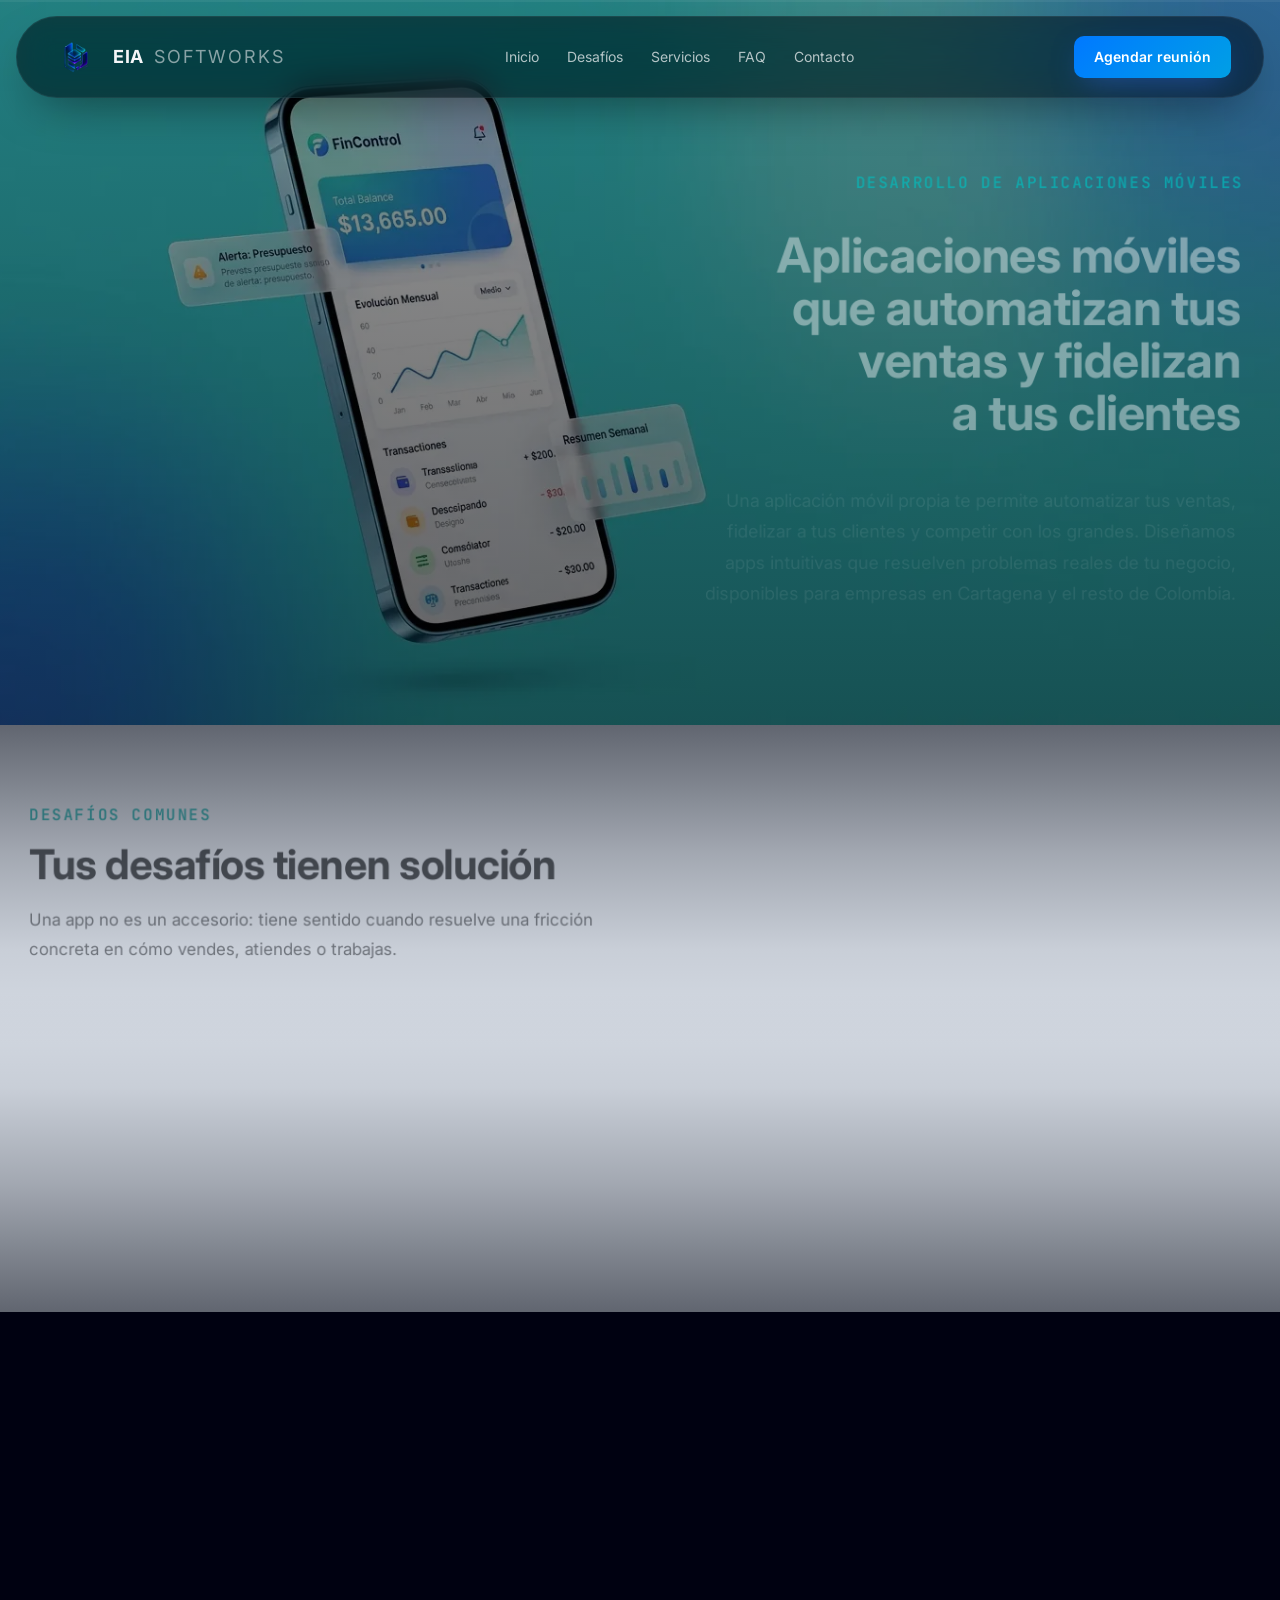
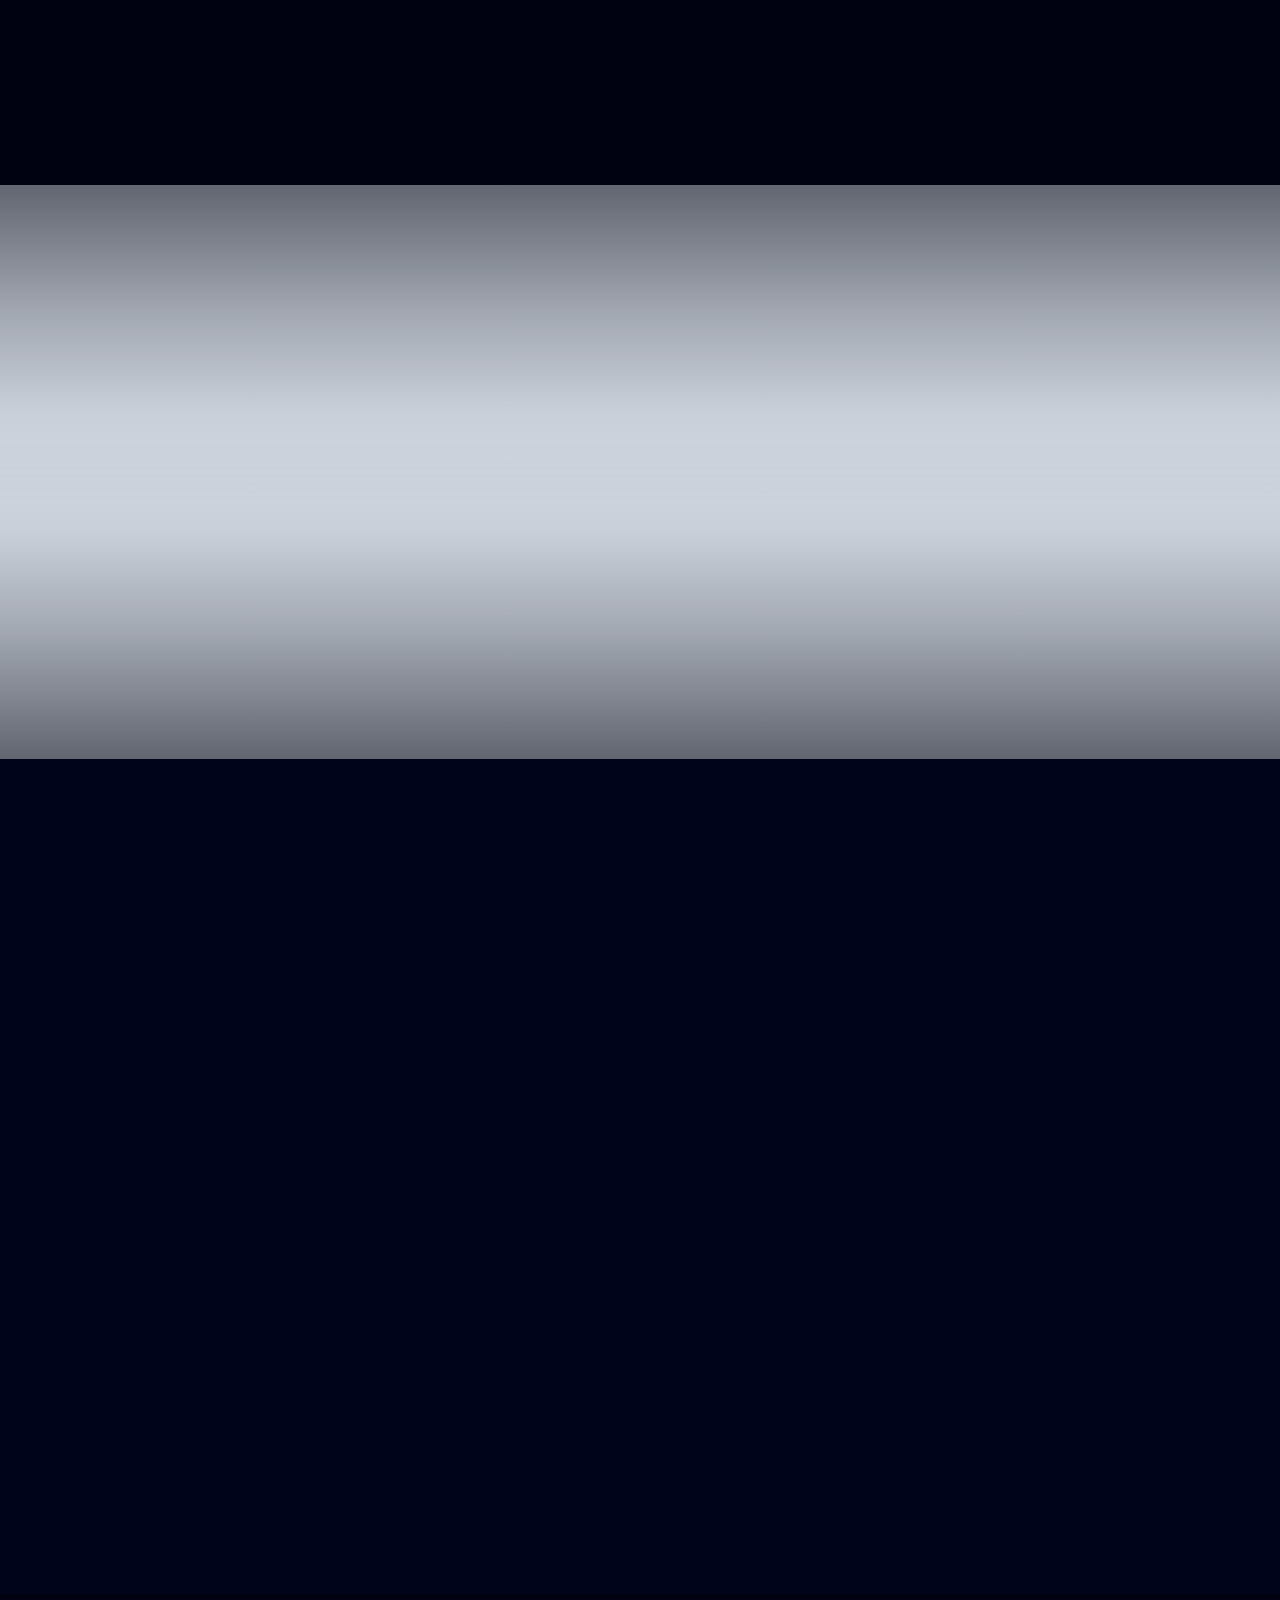
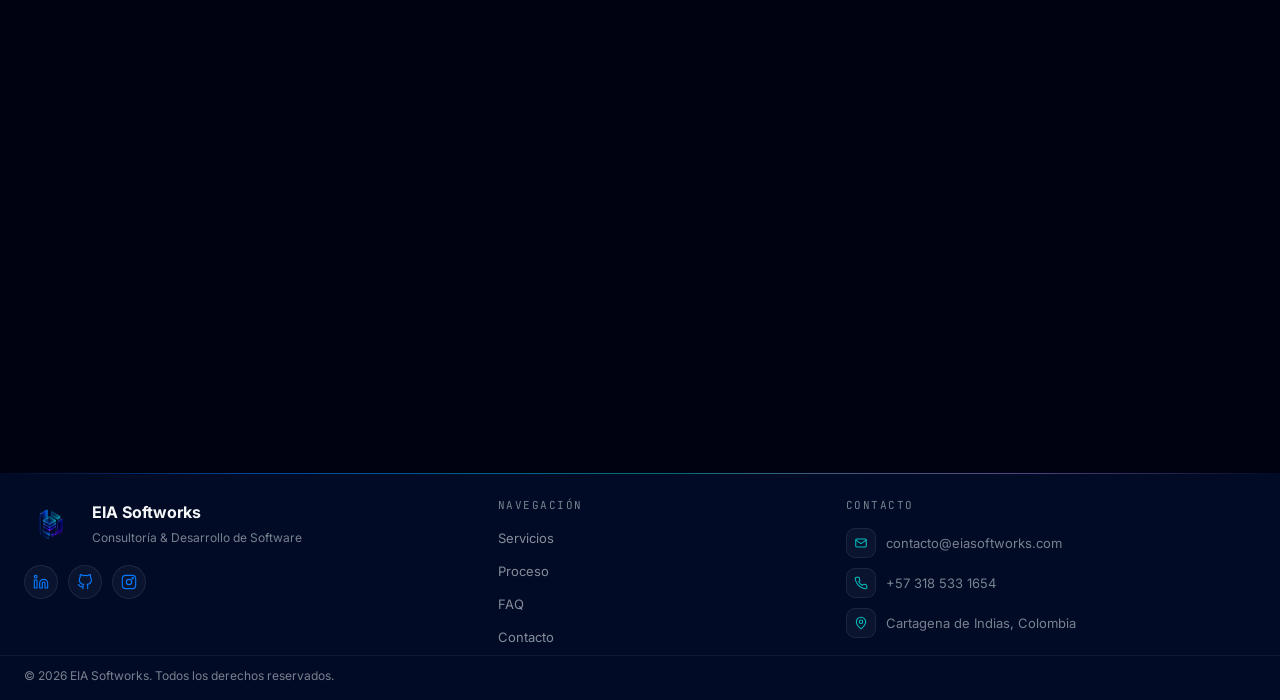
<file: software-empresas/index.html>
<!doctype html>
<html lang="es">
<head>
<meta charset="utf-8">
<meta name="viewport" content="width=device-width, initial-scale=1">
<title>Desarrollo de Aplicaciones Móviles — EIA Softworks</title>
<meta http-equiv="refresh" content="0; url=../aplicaciones-moviles/">
<link rel="canonical" href="https://eiasoftworks.com/aplicaciones-moviles/">
<meta name="robots" content="noindex, follow">
<meta name="description" content="Esta página se movió a /aplicaciones-moviles/.">
</head>
<body>
<p>Esta página se movió a <a href="../aplicaciones-moviles/">/aplicaciones-moviles/</a>.</p>
</body>
</html>
</file>
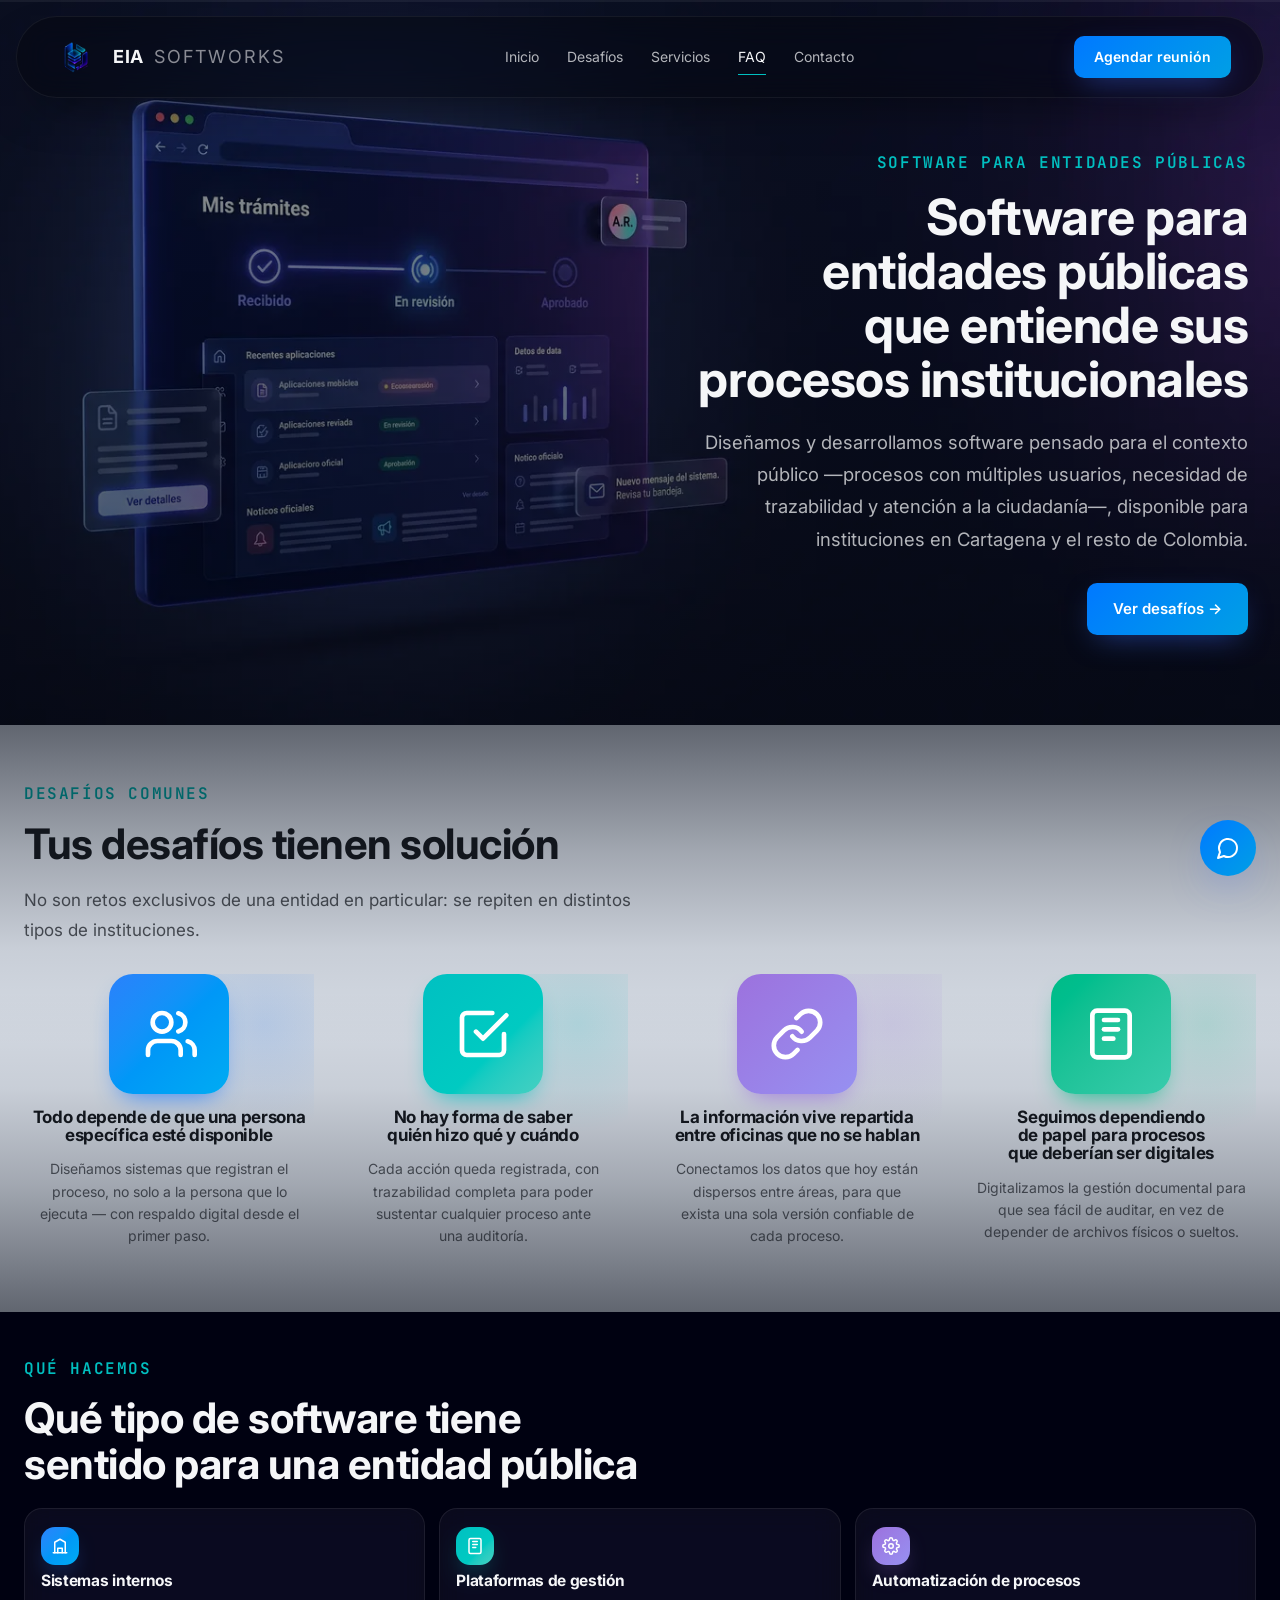
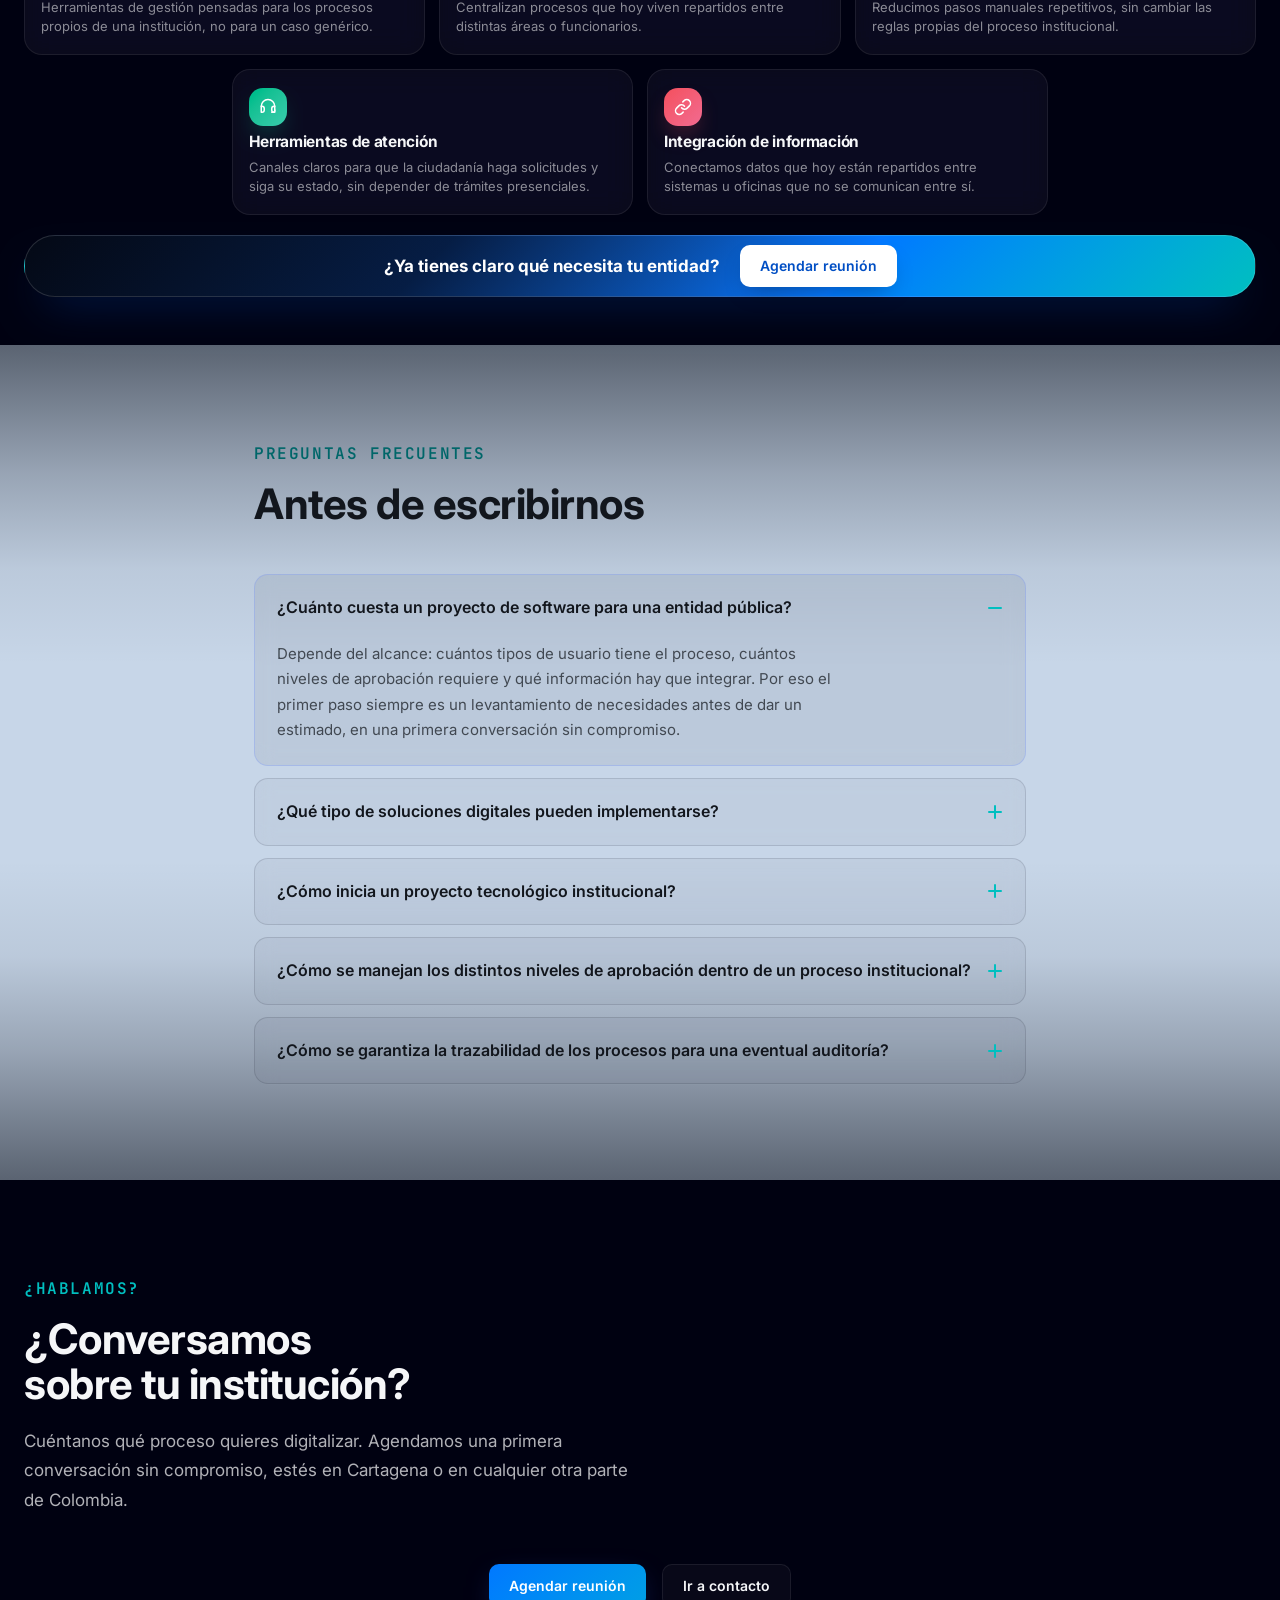
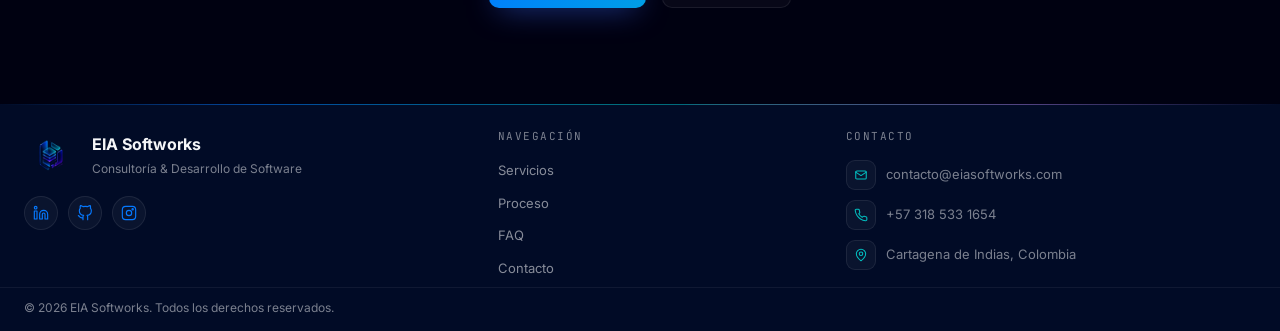
<file: software-entidades-publicas/index.html>
<!doctype html>
<html lang="es">
<head>
<meta charset="utf-8">
<meta name="viewport" content="width=device-width, initial-scale=1">
<title>Sistemas de Gestión para Procesos Institucionales — EIA Softworks</title>
<meta name="description" content="Software institucional para entidades públicas: sistemas con trazabilidad, gestión documental y atención ciudadana. Desarrollo en Cartagena y Colombia.">
<meta name="robots" content="index, follow">
<link rel="canonical" href="https://eiasoftworks.com/software-entidades-publicas/">

<meta property="og:type" content="website">
<meta property="og:site_name" content="EIA Softworks">
<meta property="og:locale" content="es_CO">
<meta property="og:url" content="https://eiasoftworks.com/software-entidades-publicas/">
<meta property="og:title" content="Sistemas de Gestión para Procesos Institucionales — EIA Softworks">
<meta property="og:description" content="Software institucional para entidades públicas: sistemas con trazabilidad, gestión documental y atención ciudadana. Desarrollo en Cartagena y Colombia.">
<meta property="og:image" content="https://eiasoftworks.com/assets/logos/eia-mark.webp">
<meta property="og:image:width" content="256">
<meta property="og:image:height" content="256">

<meta name="twitter:card" content="summary">
<meta name="twitter:title" content="Sistemas de Gestión para Procesos Institucionales — EIA Softworks">
<meta name="twitter:description" content="Software institucional para entidades públicas: sistemas con trazabilidad, gestión documental y atención ciudadana. Desarrollo en Cartagena y Colombia.">
<meta name="twitter:image" content="https://eiasoftworks.com/assets/logos/eia-mark.webp">

<link rel="preconnect" href="https://fonts.googleapis.com">
<link rel="preconnect" href="https://fonts.gstatic.com" crossorigin>
<link href="https://fonts.googleapis.com/css2?family=Inter:wght@300;400;500;600;700&family=JetBrains+Mono:wght@400;500;600&display=swap" rel="stylesheet">
<link rel="icon" type="image/png" sizes="32x32" href="../assets/logos/favicon-32.png">
<link rel="icon" type="image/png" sizes="16x16" href="../assets/logos/favicon-16.png">
<link rel="apple-touch-icon" sizes="180x180" href="../assets/logos/apple-touch-icon.png">
<link rel="stylesheet" href="../styles.css?v=20260903">

<script type="application/ld+json">
{
  "@context": "https://schema.org",
  "@graph": [
    {
      "@type": "Organization",
      "@id": "https://eiasoftworks.com/#organization",
      "name": "EIA Softworks",
      "url": "https://eiasoftworks.com/",
      "logo": "https://eiasoftworks.com/assets/logos/eia-mark.webp",
      "email": "contacto@eiasoftworks.com",
      "telephone": "+573185331654",
      "founder": { "@type": "Person", "name": "Evert Zambrano" },
      "address": {
        "@type": "PostalAddress",
        "addressLocality": "Cartagena de Indias",
        "addressCountry": "CO"
      },
      "areaServed": "CO",
      "contactPoint": [{
        "@type": "ContactPoint",
        "contactType": "customer service",
        "email": "contacto@eiasoftworks.com",
        "telephone": "+573185331654",
        "url": "https://eiasoftworks.com/contacto/",
        "areaServed": "CO",
        "availableLanguage": ["es"]
      }]
    },
    {
      "@type": "WebSite",
      "@id": "https://eiasoftworks.com/#website",
      "name": "EIA Softworks",
      "url": "https://eiasoftworks.com/",
      "inLanguage": "es",
      "publisher": { "@id": "https://eiasoftworks.com/#organization" }
    },
    {
      "@type": "WebPage",
      "@id": "https://eiasoftworks.com/software-entidades-publicas/#webpage",
      "url": "https://eiasoftworks.com/software-entidades-publicas/",
      "name": "Sistemas de Gestión para Procesos Institucionales — EIA Softworks",
      "description": "Software institucional para entidades públicas: sistemas con trazabilidad, gestión documental y atención ciudadana. Desarrollo en Cartagena y Colombia.",
      "inLanguage": "es",
      "isPartOf": { "@id": "https://eiasoftworks.com/#website" },
      "about": { "@id": "https://eiasoftworks.com/#organization" },
      "mainEntity": { "@id": "https://eiasoftworks.com/software-entidades-publicas/#service" },
      "breadcrumb": { "@id": "https://eiasoftworks.com/software-entidades-publicas/#breadcrumb" }
    },
    {
      "@type": "Service",
      "@id": "https://eiasoftworks.com/software-entidades-publicas/#service",
      "name": "Software para Entidades Públicas",
      "url": "https://eiasoftworks.com/software-entidades-publicas/",
      "description": "Software institucional para entidades públicas: sistemas con trazabilidad, gestión documental y atención ciudadana. Desarrollo en Cartagena y Colombia.",
      "provider": { "@id": "https://eiasoftworks.com/#organization" },
      "areaServed": "CO"
    },
    {
      "@type": "BreadcrumbList",
      "@id": "https://eiasoftworks.com/software-entidades-publicas/#breadcrumb",
      "itemListElement": [
        { "@type": "ListItem", "position": 1, "name": "Inicio", "item": "https://eiasoftworks.com/" },
        { "@type": "ListItem", "position": 2, "name": "Software para Entidades Públicas", "item": "https://eiasoftworks.com/software-entidades-publicas/" }
      ]
    },
    {
      "@type": "FAQPage",
      "@id": "https://eiasoftworks.com/software-entidades-publicas/#faq",
      "mainEntity": [
        {
          "@type": "Question",
          "name": "¿Cuánto cuesta un proyecto de software para una entidad pública?",
          "acceptedAnswer": { "@type": "Answer", "text": "Depende del alcance: cuántos tipos de usuario tiene el proceso, cuántos niveles de aprobación requiere y qué información hay que integrar. Por eso el primer paso siempre es un levantamiento de necesidades antes de dar un estimado, en una primera conversación sin compromiso." }
        },
        {
          "@type": "Question",
          "name": "¿Qué tipo de soluciones digitales pueden implementarse?",
          "acceptedAnswer": { "@type": "Answer", "text": "Sistemas internos de gestión, plataformas de atención, automatización de procesos administrativos e integración de información que hoy está dispersa entre distintas áreas." }
        },
        {
          "@type": "Question",
          "name": "¿Cómo inicia un proyecto tecnológico institucional?",
          "acceptedAnswer": { "@type": "Answer", "text": "Con un levantamiento de necesidades: entendemos los procesos actuales, quiénes los usan y qué información se maneja, antes de proponer cualquier solución técnica." }
        },
        {
          "@type": "Question",
          "name": "¿Cómo se manejan los distintos niveles de aprobación dentro de un proceso institucional?",
          "acceptedAnswer": { "@type": "Answer", "text": "Los procesos públicos suelen requerir que una solicitud pase por distintos niveles de aprobación antes de resolverse. El sistema refleja esos niveles y deja registro de quién aprobó cada paso, en vez de tratar el proceso como un único paso sin intermedios." }
        },
        {
          "@type": "Question",
          "name": "¿Cómo se garantiza la trazabilidad de los procesos para una eventual auditoría?",
          "acceptedAnswer": { "@type": "Answer", "text": "Cada acción queda registrada: quién la realizó y cuándo. Esto es clave en el sector público, donde los procesos deben poder revisarse y sustentarse ante una auditoría, no solo funcionar en el día a día." }
        }
      ]
    }
  ]
}
</script>

<!-- Google tag (gtag.js) -->
<script async src="https://www.googletagmanager.com/gtag/js?id=G-XJQSVD0RMP"></script>
<script>
  window.dataLayer = window.dataLayer || [];
  function gtag(){dataLayer.push(arguments);}
  gtag('js', new Date());

  gtag('config', 'G-XJQSVD0RMP');
</script>
</head>
<body>



<a class="skip-link" href="#main">Saltar al contenido</a>

<div class="scroll-progress" aria-hidden="true"><span data-scroll-progress></span></div>

<nav class="nav" data-nav>
  <a href="../index.html" class="nav-brand">
    <img src="../assets/logos/eia-mark.webp" alt="" aria-hidden="true" class="nav-mark" width="54" height="54">
    EIA <span class="nav-brand-sub">SOFTWORKS</span>
  </a>
  <div class="nav-links" data-nav-links>
    <a href="../index.html" class="nav-link">Inicio</a>
    <a href="#desafios" class="nav-link">Desafíos</a>
    <div class="nav-item-dropdown">
      <a href="#que-hacemos" class="nav-link" aria-haspopup="true" aria-expanded="false">Servicios</a>
      <ul class="nav-dropdown-menu" aria-label="Servicios">
        <li><a href="../desarrollo-web/index.html" class="nav-dropdown-link">Desarrollo Web</a></li>
        <li><a href="../aplicaciones-moviles/index.html" class="nav-dropdown-link">Desarrollo de Aplicaciones Móviles</a></li>
        <li><a href="../desarrollo-software-a-medida/index.html" class="nav-dropdown-link">Desarrollo de Software a Medida</a></li>
        <li><a href="../power-bi-dashboard/index.html" class="nav-dropdown-link">Integraciones y Dashboards de Datos</a></li>
        <li><a href="../software-entidades-publicas/index.html" class="nav-dropdown-link">Software para Entidades Públicas</a></li>
      </ul>
    </div>
    <a href="#faq-servicio" class="nav-link">FAQ</a>
    <a href="../contacto/index.html" class="nav-link">Contacto</a>
  </div>
  <div class="nav-actions">
    <button type="button" class="btn btn-solid nav-cta" data-open-modal data-gtag-event="cta_click" data-gtag-category="nav" data-gtag-label="Agendar reunión (nav)">Agendar reunión</button>
    <button type="button" class="nav-burger" data-nav-toggle aria-label="Abrir menú" aria-expanded="false">
      <span></span><span></span>
    </button>
  </div>
</nav>

<div class="nav-mobile" data-nav-mobile aria-hidden="true">
  <a href="../index.html" class="nav-mobile-link">Inicio</a>
  <a href="#desafios" class="nav-mobile-link">Desafíos</a>
  <a href="#que-hacemos" class="nav-mobile-link">Servicios</a>
  <a href="../desarrollo-web/index.html" class="nav-mobile-link nav-mobile-sublink">Desarrollo Web</a>
  <a href="../aplicaciones-moviles/index.html" class="nav-mobile-link nav-mobile-sublink">Desarrollo de Aplicaciones Móviles</a>
  <a href="../desarrollo-software-a-medida/index.html" class="nav-mobile-link nav-mobile-sublink">Desarrollo de Software a Medida</a>
  <a href="../power-bi-dashboard/index.html" class="nav-mobile-link nav-mobile-sublink">Integraciones y Dashboards de Datos</a>
  <a href="../software-entidades-publicas/index.html" class="nav-mobile-link nav-mobile-sublink">Software para Entidades Públicas</a>
  <a href="#faq-servicio" class="nav-mobile-link">FAQ</a>
  <a href="../index.html#sobre-mi" class="nav-mobile-link">Sobre mí</a>
  <a href="../contacto/index.html" class="nav-mobile-link">Contacto</a>
  <button type="button" class="btn btn-solid nav-mobile-cta" data-open-modal data-gtag-event="cta_click" data-gtag-category="nav" data-gtag-label="Agendar reunión (nav móvil)">Agendar reunión</button>
</div>


<main id="main">

  <!-- ============ HERO DEL SERVICIO ============ -->
  <section class="hero-photo" id="hero-servicio">
    <img class="hero-photo-img" src="../assets/img/hero-entidades-publicas.webp" alt="" aria-hidden="true" width="1408" height="768" loading="eager" decoding="async">
    <div class="hero-photo-scrim" aria-hidden="true"></div>
    <div class="container">
      <div class="hero-photo-content">
        <p class="eyebrow" data-reveal>Software para Entidades Públicas</p>
        <h1 class="h2" data-reveal data-reveal-delay="1">Software para entidades públicas que entiende sus procesos institucionales</h1>
        <p class="p-lead" data-reveal data-reveal-delay="2">Diseñamos y desarrollamos software pensado para el contexto público —procesos con múltiples usuarios, necesidad de trazabilidad y atención a la ciudadanía—, disponible para instituciones en Cartagena y el resto de Colombia.</p>
        <div class="hero-photo-actions" data-reveal data-reveal-delay="3">
          <a href="#desafios" class="btn btn-solid" data-gtag-event="cta_click" data-gtag-category="hero-servicio" data-gtag-label="Ver desafíos (entidades públicas)">Ver desafíos →</a>
        </div>
      </div>
    </div>
  </section>

  <!-- ============ DESAFÍOS COMUNES ============ -->
  <section class="section section-light" id="desafios" data-screen-label="Desafíos">
    <div class="container">
      <div class="section-head" data-reveal>
        <p class="eyebrow">Desafíos comunes</p>
        <h2 class="h2">Tus desafíos tienen solución</h2>
        <p class="p-lead">No son retos exclusivos de una entidad en particular: se repiten en distintos tipos de instituciones.</p>
      </div>
      <div class="card-grid card-grid-4x1 challenge-grid">
        <article class="svc-card svc-feature-card challenge-card" style="--c1:oklch(62% 0.2 258);--c2:oklch(70% 0.16 235)" data-reveal>
          <div class="svc-icon" aria-hidden="true">
            <svg viewBox="0 0 24 24" fill="none" stroke="currentColor" stroke-width="2" stroke-linecap="round" stroke-linejoin="round"><path d="M17 21v-2a4 4 0 0 0-4-4H7a4 4 0 0 0-4 4v2"/><circle cx="9" cy="7" r="4"/><path d="M23 21v-2a4 4 0 0 0-3-3.87"/><path d="M16 3.13a4 4 0 0 1 0 7.75"/></svg>
          </div>
          <h3>Todo depende de que una persona específica esté disponible</h3>
          <p>Diseñamos sistemas que registran el proceso, no solo a la persona que lo ejecuta — con respaldo digital desde el primer paso.</p>
        </article>
        <article class="svc-card svc-feature-card challenge-card" style="--c1:oklch(72% 0.15 195);--c2:oklch(78% 0.12 185)" data-reveal data-reveal-delay="1">
          <div class="svc-icon" aria-hidden="true">
            <svg viewBox="0 0 24 24" fill="none" stroke="currentColor" stroke-width="2" stroke-linecap="round" stroke-linejoin="round"><path d="M9 11l3 3L22 4"/><path d="M21 12v7a2 2 0 0 1-2 2H5a2 2 0 0 1-2-2V5a2 2 0 0 1 2-2h11"/></svg>
          </div>
          <h3>No hay forma de saber quién hizo qué y cuándo</h3>
          <p>Cada acción queda registrada, con trazabilidad completa para poder sustentar cualquier proceso ante una auditoría.</p>
        </article>
        <article class="svc-card svc-feature-card challenge-card" style="--c1:oklch(64% 0.16 300);--c2:oklch(70% 0.14 285)" data-reveal>
          <div class="svc-icon" aria-hidden="true">
            <svg viewBox="0 0 24 24" fill="none" stroke="currentColor" stroke-width="2" stroke-linecap="round" stroke-linejoin="round"><path d="M10 13a5 5 0 0 0 7.54.54l3-3a5 5 0 0 0-7.07-7.07l-1.72 1.71"/><path d="M14 11a5 5 0 0 0-7.54-.54l-3 3a5 5 0 0 0 7.07 7.07l1.71-1.71"/></svg>
          </div>
          <h3>La información vive repartida entre oficinas que no se hablan</h3>
          <p>Conectamos los datos que hoy están dispersos entre áreas, para que exista una sola versión confiable de cada proceso.</p>
        </article>
        <article class="svc-card svc-feature-card challenge-card" style="--c1:oklch(70% 0.15 165);--c2:oklch(76% 0.13 175)" data-reveal data-reveal-delay="1">
          <div class="svc-icon" aria-hidden="true">
            <svg viewBox="0 0 24 24" fill="none" stroke="currentColor" stroke-width="2" stroke-linecap="round" stroke-linejoin="round"><rect x="4" y="2" width="16" height="20" rx="2"/><path d="M9 6h6"/><path d="M9 10h6"/><path d="M9 14h4"/></svg>
          </div>
          <h3>Seguimos dependiendo de papel para procesos que deberían ser digitales</h3>
          <p>Digitalizamos la gestión documental para que sea fácil de auditar, en vez de depender de archivos físicos o sueltos.</p>
        </article>
      </div>
    </div>
  </section>

  <!-- ============ QUÉ HACEMOS ============ -->
  <section class="section" id="que-hacemos" data-screen-label="Qué hacemos">
    <div class="container">
      <div class="section-head" data-reveal>
        <p class="eyebrow">Qué hacemos</p>
        <h2 class="h2">Qué tipo de software tiene sentido para una entidad pública</h2>
      </div>
      <div class="card-grid">
        <article class="glass-card svc-card has-tilt has-halo" style="--c1:oklch(62% 0.2 258);--c2:oklch(70% 0.16 235)" data-reveal>
          <div class="svc-icon" aria-hidden="true">
            <svg viewBox="0 0 24 24" fill="none" stroke="currentColor" stroke-width="2" stroke-linecap="round" stroke-linejoin="round"><path d="M3 21h18"/><path d="M5 21V7l7-4 7 4v14"/><path d="M9 21v-6h6v6"/></svg>
          </div>
          <h3>Sistemas internos</h3>
          <p>Herramientas de gestión pensadas para los procesos propios de una institución, no para un caso genérico.</p>
        </article>
        <article class="glass-card svc-card has-tilt has-halo" style="--c1:oklch(72% 0.15 195);--c2:oklch(78% 0.12 185)" data-reveal data-reveal-delay="1">
          <div class="svc-icon" aria-hidden="true">
            <svg viewBox="0 0 24 24" fill="none" stroke="currentColor" stroke-width="2" stroke-linecap="round" stroke-linejoin="round"><rect x="4" y="2" width="16" height="20" rx="2"/><path d="M9 6h6"/><path d="M9 10h6"/><path d="M9 14h4"/></svg>
          </div>
          <h3>Plataformas de gestión</h3>
          <p>Centralizan procesos que hoy viven repartidos entre distintas áreas o funcionarios.</p>
        </article>
        <article class="glass-card svc-card has-tilt has-halo" style="--c1:oklch(64% 0.16 300);--c2:oklch(70% 0.14 285)" data-reveal>
          <div class="svc-icon" aria-hidden="true">
            <svg viewBox="0 0 24 24" fill="none" stroke="currentColor" stroke-width="2" stroke-linecap="round" stroke-linejoin="round"><circle cx="12" cy="12" r="3"/><path d="M19.4 15a1.65 1.65 0 0 0 .33 1.82l.06.06a2 2 0 1 1-2.83 2.83l-.06-.06a1.65 1.65 0 0 0-1.82-.33 1.65 1.65 0 0 0-1 1.51V21a2 2 0 0 1-4 0v-.09A1.65 1.65 0 0 0 9 19.4a1.65 1.65 0 0 0-1.82.33l-.06.06a2 2 0 1 1-2.83-2.83l.06-.06a1.65 1.65 0 0 0 .33-1.82 1.65 1.65 0 0 0-1.51-1H3a2 2 0 0 1 0-4h.09A1.65 1.65 0 0 0 4.6 9a1.65 1.65 0 0 0-.33-1.82l-.06-.06a2 2 0 1 1 2.83-2.83l.06.06a1.65 1.65 0 0 0 1.82.33H9a1.65 1.65 0 0 0 1-1.51V3a2 2 0 0 1 4 0v.09a1.65 1.65 0 0 0 1 1.51 1.65 1.65 0 0 0 1.82-.33l.06-.06a2 2 0 1 1 2.83 2.83l-.06.06a1.65 1.65 0 0 0-.33 1.82V9a1.65 1.65 0 0 0 1.51 1H21a2 2 0 0 1 0 4h-.09a1.65 1.65 0 0 0-1.51 1z"/></svg>
          </div>
          <h3>Automatización de procesos</h3>
          <p>Reducimos pasos manuales repetitivos, sin cambiar las reglas propias del proceso institucional.</p>
        </article>
        <article class="glass-card svc-card has-tilt has-halo" style="--c1:oklch(70% 0.15 165);--c2:oklch(76% 0.13 175)" data-reveal data-reveal-delay="1">
          <div class="svc-icon" aria-hidden="true">
            <svg viewBox="0 0 24 24" fill="none" stroke="currentColor" stroke-width="2" stroke-linecap="round" stroke-linejoin="round"><path d="M3 11h1a3 3 0 0 1 3 3v2a3 3 0 0 1-3 3H3z"/><path d="M21 11h-1a3 3 0 0 0-3 3v2a3 3 0 0 0 3 3h1z"/><path d="M3 11a9 9 0 0 1 18 0"/><path d="M21 16v1a2 2 0 0 1-2 2h-2"/></svg>
          </div>
          <h3>Herramientas de atención</h3>
          <p>Canales claros para que la ciudadanía haga solicitudes y siga su estado, sin depender de trámites presenciales.</p>
        </article>
        <article class="glass-card svc-card has-tilt has-halo" style="--c1:oklch(66% 0.2 20);--c2:oklch(70% 0.17 5)" data-reveal>
          <div class="svc-icon" aria-hidden="true">
            <svg viewBox="0 0 24 24" fill="none" stroke="currentColor" stroke-width="2" stroke-linecap="round" stroke-linejoin="round"><path d="M10 13a5 5 0 0 0 7.54.54l3-3a5 5 0 0 0-7.07-7.07l-1.72 1.71"/><path d="M14 11a5 5 0 0 0-7.54-.54l-3 3a5 5 0 0 0 7.07 7.07l1.71-1.71"/></svg>
          </div>
          <h3>Integración de información</h3>
          <p>Conectamos datos que hoy están repartidos entre sistemas u oficinas que no se comunican entre sí.</p>
        </article>
      </div>
      <div class="section-inline-cta section-inline-cta-capsule" data-reveal>
        <p>¿Ya tienes claro qué necesita tu entidad?</p>
        <button type="button" class="btn btn-solid" data-open-modal data-gtag-event="cta_click" data-gtag-category="que-hacemos" data-gtag-label="Agendar reunión (entidades públicas)">Agendar reunión</button>
      </div>
    </div>
  </section>

  <!-- ============ FAQ ============ -->
  <section class="section section-faq section-light section-tone-blue" id="faq-servicio" data-screen-label="Preguntas frecuentes">
    <div class="container faq-wrap">
      <div class="section-head" data-reveal>
        <p class="eyebrow">Preguntas frecuentes</p>
        <h2 class="h2">Antes de escribirnos</h2>
      </div>
      <div class="faq-list">
        <details class="faq-item" data-reveal open>
          <summary>¿Cuánto cuesta un proyecto de software para una entidad pública?<span class="faq-mark" aria-hidden="true"></span></summary>
          <p>Depende del alcance: cuántos tipos de usuario tiene el proceso, cuántos niveles de aprobación requiere y qué información hay que integrar. Por eso el primer paso siempre es un levantamiento de necesidades antes de dar un estimado, en una primera conversación sin compromiso.</p>
        </details>
        <details class="faq-item" data-reveal data-reveal-delay="1">
          <summary>¿Qué tipo de soluciones digitales pueden implementarse?<span class="faq-mark" aria-hidden="true"></span></summary>
          <p>Sistemas internos de gestión, plataformas de atención, automatización de procesos administrativos e integración de información que hoy está dispersa entre distintas áreas.</p>
        </details>
        <details class="faq-item" data-reveal data-reveal-delay="2">
          <summary>¿Cómo inicia un proyecto tecnológico institucional?<span class="faq-mark" aria-hidden="true"></span></summary>
          <p>Con un levantamiento de necesidades: entendemos los procesos actuales, quiénes los usan y qué información se maneja, antes de proponer cualquier solución técnica.</p>
        </details>
        <details class="faq-item" data-reveal data-reveal-delay="3">
          <summary>¿Cómo se manejan los distintos niveles de aprobación dentro de un proceso institucional?<span class="faq-mark" aria-hidden="true"></span></summary>
          <p>Los procesos públicos suelen requerir que una solicitud pase por distintos niveles de aprobación antes de resolverse. El sistema refleja esos niveles y deja registro de quién aprobó cada paso, en vez de tratar el proceso como un único paso sin intermedios.</p>
        </details>
        <details class="faq-item" data-reveal data-reveal-delay="4">
          <summary>¿Cómo se garantiza la trazabilidad de los procesos para una eventual auditoría?<span class="faq-mark" aria-hidden="true"></span></summary>
          <p>Cada acción queda registrada: quién la realizó y cuándo. Esto es clave en el sector público, donde los procesos deben poder revisarse y sustentarse ante una auditoría, no solo funcionar en el día a día.</p>
        </details>
      </div>
    </div>
  </section>

  <!-- ============ CTA FINAL ============ -->
  <section class="section" id="cta-servicio" data-screen-label="Contacto">
    <div class="container">
      <div class="section-head" data-reveal>
        <p class="eyebrow">¿Hablamos?</p>
        <h2 class="h2">¿Conversamos sobre tu institución?</h2>
        <p class="p-lead">Cuéntanos qué proceso quieres digitalizar. Agendamos una primera conversación sin compromiso, estés en Cartagena o en cualquier otra parte de Colombia.</p>
      </div>
      <div class="hero-actions" data-reveal data-reveal-delay="1">
        <button type="button" class="btn btn-solid" data-open-modal data-subject="Quiero conocer más sobre software para entidades públicas" data-gtag-event="cta_click" data-gtag-category="cta-servicio" data-gtag-label="Agendar reunión (entidades públicas)">Agendar reunión</button>
        <a href="../contacto/index.html" class="btn btn-ghost" data-gtag-event="cta_click" data-gtag-category="cta-servicio" data-gtag-label="Ir a contacto (entidades públicas)">Ir a contacto</a>
      </div>
    </div>
  </section>

</main>



<footer class="footer">
  <div class="container footer-inner">
    <div class="footer-col footer-col-brand">
      <div class="footer-brand">
        <img src="../assets/logos/eia-mark.webp" alt="" aria-hidden="true" class="footer-mark" width="54" height="54" loading="lazy" decoding="async">
        <div>
          <p class="footer-brand-name">EIA Softworks</p>
          <p class="footer-brand-sub">Consultoría &amp; Desarrollo de Software</p>
        </div>
      </div>
      <div class="footer-social" aria-hidden="true">
        <span class="footer-social-link" title="LinkedIn (próximamente)"><svg viewBox="0 0 24 24" fill="none" stroke="currentColor" stroke-width="1.7" stroke-linecap="round" stroke-linejoin="round"><path d="M16 8a6 6 0 0 1 6 6v7h-4v-7a2 2 0 0 0-2-2 2 2 0 0 0-2 2v7h-4v-7a6 6 0 0 1 6-6z"></path><rect x="2" y="9" width="4" height="12"></rect><circle cx="4" cy="4" r="2"></circle></svg></span>
        <span class="footer-social-link" title="GitHub (próximamente)"><svg viewBox="0 0 24 24" fill="none" stroke="currentColor" stroke-width="1.7" stroke-linecap="round" stroke-linejoin="round"><path d="M9 19c-5 1.5-5-2.5-7-3m14 6v-3.87a3.37 3.37 0 0 0-.94-2.61c3.14-.35 6.44-1.54 6.44-7A5.44 5.44 0 0 0 20 4.77 5.07 5.07 0 0 0 19.91 1S18.73.65 16 2.48a13.38 13.38 0 0 0-7 0C6.27.65 5.09 1 5.09 1A5.07 5.07 0 0 0 5 4.77a5.44 5.44 0 0 0-1.5 3.78c0 5.42 3.3 6.61 6.44 7A3.37 3.37 0 0 0 9 18.13V22"></path></svg></span>
        <span class="footer-social-link" title="Instagram (próximamente)"><svg viewBox="0 0 24 24" fill="none" stroke="currentColor" stroke-width="1.7" stroke-linecap="round" stroke-linejoin="round"><rect x="2" y="2" width="20" height="20" rx="5"></rect><circle cx="12" cy="12" r="4"></circle><circle cx="17.5" cy="6.5" r="1"></circle></svg></span>
      </div>
    </div>
    <div class="footer-col">
      <p class="footer-col-title">Navegación</p>
      <nav class="footer-nav" aria-label="Navegación rápida">
        <a href="../index.html#servicios">Servicios</a>
        <a href="../index.html#proceso">Proceso</a>
        <a href="../index.html#faq">FAQ</a>
        <a href="../contacto/index.html">Contacto</a>
      </nav>
    </div>
    <div class="footer-col">
      <p class="footer-col-title">Contacto</p>
      <div class="footer-right">
        <button type="button" class="footer-contact-item" data-open-modal>
          <span class="footer-icon" aria-hidden="true"><svg viewBox="0 0 24 24" fill="none" stroke="currentColor" stroke-width="1.8" stroke-linecap="round" stroke-linejoin="round"><rect x="3" y="5" width="18" height="14" rx="2"></rect><path d="m3 7 9 6 9-6"></path></svg></span>
          contacto@eiasoftworks.com
        </button>
        <a href="tel:+573185331654" class="footer-contact-item">
          <span class="footer-icon" aria-hidden="true"><svg viewBox="0 0 24 24" fill="none" stroke="currentColor" stroke-width="1.8" stroke-linecap="round" stroke-linejoin="round"><path d="M22 16.92v3a2 2 0 0 1-2.18 2 19.79 19.79 0 0 1-8.63-3.07 19.5 19.5 0 0 1-6-6 19.79 19.79 0 0 1-3.07-8.67A2 2 0 0 1 4.11 2h3a2 2 0 0 1 2 1.72c.13.96.36 1.9.7 2.81a2 2 0 0 1-.45 2.11L8.09 9.91a16 16 0 0 0 6 6l1.27-1.27a2 2 0 0 1 2.11-.45c.91.34 1.85.57 2.81.7A2 2 0 0 1 22 16.92Z"></path></svg></span>
          +57 318 533 1654
        </a>
        <span class="footer-contact-item">
          <span class="footer-icon" aria-hidden="true"><svg viewBox="0 0 24 24" fill="none" stroke="currentColor" stroke-width="1.8" stroke-linecap="round" stroke-linejoin="round"><path d="M20 10c0 6-8 12-8 12s-8-6-8-12a8 8 0 0 1 16 0Z"></path><circle cx="12" cy="10" r="3"></circle></svg></span>
          Cartagena de Indias, Colombia
        </span>
      </div>
    </div>
  </div>
  <div class="container footer-bottom">
    <p>© 2026 EIA Softworks. Todos los derechos reservados.</p>
  </div>
</footer>

<div class="fab" data-fab hidden>
  <div class="fab-panel" id="fab-panel" data-fab-panel aria-hidden="true">
    <p class="fab-panel-title" id="fab-panel-title">¿Cómo prefieres hablar con nosotros?</p>
    <button type="button" class="fab-option" data-fab-close data-open-modal data-gtag-event="cta_click" data-gtag-category="fab" data-gtag-label="Agendar una reunión">
      <span class="fab-option-icon" aria-hidden="true">
        <svg viewBox="0 0 24 24" fill="none" stroke="currentColor" stroke-width="2" stroke-linecap="round" stroke-linejoin="round"><path d="M8 2v4"/><path d="M16 2v4"/><rect width="18" height="18" x="3" y="4" rx="2"/><path d="M3 10h18"/></svg>
      </span>
      <span>Agendar una reunión</span>
    </button>
    <a href="https://wa.me/573185331654?text=Hola%2C%20quiero%20conocer%20c%C3%B3mo%20EIA%20Softworks%20podr%C3%ADa%20ayudarme%20con%20un%20proyecto." target="_blank" rel="noopener" class="fab-option" data-fab-close data-gtag-event="whatsapp_click" data-gtag-category="fab" data-gtag-label="Escribir por WhatsApp">
      <span class="fab-option-icon" aria-hidden="true">
        <svg viewBox="0 0 24 24" fill="none" stroke="currentColor" stroke-width="2" stroke-linecap="round" stroke-linejoin="round"><path d="M7.9 20A9 9 0 1 0 4 16.1L2 22Z"/></svg>
      </span>
      <span>Escribir por WhatsApp</span>
    </a>
  </div>
  <button type="button" class="fab-button" data-fab-toggle aria-expanded="false" aria-controls="fab-panel" aria-label="Abrir opciones de contacto">
    <svg class="fab-icon-open" viewBox="0 0 24 24" fill="none" stroke="currentColor" stroke-width="2" stroke-linecap="round" stroke-linejoin="round" aria-hidden="true"><path d="M7.9 20A9 9 0 1 0 4 16.1L2 22Z"/></svg>
    <svg class="fab-icon-close" viewBox="0 0 24 24" fill="none" stroke="currentColor" stroke-width="2" stroke-linecap="round" stroke-linejoin="round" aria-hidden="true"><path d="M18 6 6 18"/><path d="m6 6 12 12"/></svg>
  </button>
</div>

<div class="modal" data-modal="agenda" aria-hidden="true">
  <div class="modal-backdrop" data-modal-close aria-hidden="true"></div>
  <div class="modal-panel glass-card contact-card" role="dialog" aria-modal="true" aria-labelledby="modal-title">
    <button type="button" class="modal-close" data-modal-close aria-label="Cerrar">
      <svg viewBox="0 0 24 24" fill="none" stroke="currentColor" stroke-width="2" stroke-linecap="round" stroke-linejoin="round" aria-hidden="true"><path d="M18 6 6 18"/><path d="m6 6 12 12"/></svg>
    </button>
    <p class="eyebrow">Agenda una reunión</p>
    <h3 id="modal-title" class="modal-title">Cuéntanos brevemente sobre tu proyecto</h3>
    <p class="modal-lead">Te contactaremos para coordinar el mejor horario.</p>

    <form class="cta-form" data-contact-form novalidate>
      <input type="hidden" name="subject" value="Solicitud de reunión">
      <div class="field">
        <label for="m-name"><span class="required-mark" aria-hidden="true">*</span> Nombre completo</label>
        <input id="m-name" name="name" type="text" required placeholder="Tu nombre">
      </div>
      <div class="field">
        <label for="m-email"><span class="required-mark" aria-hidden="true">*</span> Correo</label>
        <input id="m-email" name="email" type="email" required placeholder="tucorreo@empresa.com">
      </div>
      <div class="field">
        <label for="m-phone"><span class="required-mark" aria-hidden="true">*</span> Teléfono</label>
        <input id="m-phone" name="phone" type="tel" required inputmode="tel" pattern="[0-9+\s\-]{7,20}" title="Solo números (puede incluir +, espacios o guiones)" placeholder="+57 300 123 4567">
      </div>
      <div class="field">
        <label for="m-company">Empresa <span class="field-optional">(opcional)</span></label>
        <input id="m-company" name="company" type="text" placeholder="Nombre de tu empresa">
      </div>
      <div class="field">
        <label for="m-msg"><span class="required-mark" aria-hidden="true">*</span> Mensaje</label>
        <textarea id="m-msg" name="message" required placeholder="Cuéntanos brevemente qué necesitas y nos pondremos en contacto contigo para explorar la mejor solución para tu organización."></textarea>
      </div>
      <div class="field field-consent">
        <div class="consent-row">
          <input id="m-consent" name="consent" type="checkbox" required>
          <label for="m-consent">He leído y acepto la <button type="button" class="link-inline" data-open-modal="policy">Política de Tratamiento de Datos Personales</button> y autorizo a EIA Softworks para tratar mis datos personales conforme a la Ley 1581 de 2012, el Decreto 1074 de 2015 y demás normas aplicables en Colombia.</label>
        </div>
      </div>
      <button type="submit" class="btn btn-solid cta-submit" disabled>
        <span class="cta-form-label">Solicitar reunión</span>
        <span class="cta-form-spinner" aria-hidden="true"></span>
      </button>
      <p class="cta-form-error" data-contact-error role="alert" hidden>No pudimos enviar tu solicitud. Intenta de nuevo o escríbenos a contacto@eiasoftworks.com.</p>
    </form>
    <div class="cta-success" data-contact-success role="status" data-success-message="hemos recibido tu mensaje, te contactaremos para coordinar el mejor horario y conversar sobre tu proyecto." aria-hidden="true">
      <h3>Solicitud enviada.</h3>
      <p data-contact-success-msg></p>
      <p class="cta-success-note">Te escribiremos en breve.</p>
    </div>
  </div>
</div>

<div class="modal" data-modal="policy" aria-hidden="true">
  <div class="modal-backdrop" data-modal-close aria-hidden="true"></div>
  <div class="modal-panel modal-panel-wide glass-card policy-panel" role="dialog" aria-modal="true" aria-labelledby="policy-modal-title">
    <button type="button" class="modal-close" data-modal-close aria-label="Cerrar">
      <svg viewBox="0 0 24 24" fill="none" stroke="currentColor" stroke-width="2" stroke-linecap="round" stroke-linejoin="round" aria-hidden="true"><path d="M18 6 6 18"/><path d="m6 6 12 12"/></svg>
    </button>
    <h3 id="policy-modal-title" class="modal-title">Política de Tratamiento de Datos Personales</h3>
    <p class="modal-lead">Última actualización: Julio de 2026</p>
    <div class="policy-body">
      <h4>1. Responsable del tratamiento</h4>
      <p>EIA Softworks es responsable del tratamiento de los datos personales suministrados por los usuarios a través de este sitio web.</p>
      <p>El tratamiento de la información se realizará de conformidad con lo dispuesto en la Ley 1581 de 2012, el Decreto 1074 de 2015 y las demás normas que regulan la protección de datos personales en Colombia.</p>

      <h4>2. Información que recopilamos</h4>
      <p>Podemos recopilar la siguiente información cuando el usuario diligencia nuestros formularios de contacto o solicita información sobre nuestros servicios:</p>
      <ul>
        <li>Nombre completo</li>
        <li>Correo electrónico</li>
        <li>Número de teléfono</li>
        <li>Empresa (opcional)</li>
        <li>Información suministrada en el mensaje o descripción del proyecto</li>
      </ul>
      <p>Solo solicitamos la información estrictamente necesaria para atender cada solicitud.</p>

      <h4>3. Cookies y herramientas de analítica web</h4>
      <p>Este sitio utiliza Google Analytics para analizar, de forma agregada y anónima, cómo los visitantes navegan por sus páginas (por ejemplo, secciones visitadas o tiempo de permanencia). Esta herramienta emplea cookies de seguimiento que se activan durante la navegación por el sitio en general, no únicamente al diligenciar un formulario.</p>
      <p>La información recopilada mediante estas cookies es de carácter estadístico y no identifica personalmente al usuario. El titular puede configurar su navegador para bloquear o eliminar estas cookies en cualquier momento, sin que ello afecte la disponibilidad del sitio.</p>

      <h4>4. Finalidad del tratamiento</h4>
      <p>Los datos personales serán utilizados exclusivamente para:</p>
      <ul>
        <li>Atender solicitudes de información.</li>
        <li>Responder consultas realizadas a través del sitio web.</li>
        <li>Agendar reuniones o demostraciones.</li>
        <li>Elaborar propuestas comerciales cuando sean solicitadas.</li>
        <li>Mantener comunicación relacionada con los servicios ofrecidos por EIA Softworks.</li>
        <li>Realizar seguimiento a solicitudes previamente realizadas por el usuario.</li>
      </ul>
      <p>En ningún caso la información será utilizada para fines diferentes sin la autorización del titular.</p>

      <h4>5. Protección de la información</h4>
      <p>EIA Softworks adopta medidas técnicas, administrativas y organizacionales razonables para proteger la información suministrada, procurando evitar su pérdida, alteración, acceso no autorizado, uso indebido o divulgación.</p>
      <p>Si bien ningún sistema es completamente infalible, trabajamos bajo buenas prácticas de seguridad para proteger la información de nuestros usuarios.</p>

      <h4>6. Compartir información</h4>
      <p>EIA Softworks no vende, comercializa ni cede datos personales a terceros.</p>
      <p>La información únicamente podrá ser compartida cuando:</p>
      <ul>
        <li>Exista autorización expresa del titular.</li>
        <li>Sea necesario para la prestación del servicio solicitado.</li>
        <li>Exista obligación legal o requerimiento de una autoridad competente.</li>
      </ul>

      <h4>7. Derechos del titular</h4>
      <p>De acuerdo con la Ley 1581 de 2012, el titular de los datos personales podrá en cualquier momento:</p>
      <ul>
        <li>Conocer los datos personales que reposan en nuestras bases de datos.</li>
        <li>Solicitar la actualización o corrección de la información.</li>
        <li>Solicitar la supresión de sus datos cuando sea procedente.</li>
        <li>Revocar la autorización otorgada para el tratamiento de sus datos.</li>
        <li>Presentar consultas o reclamos relacionados con el tratamiento de su información.</li>
      </ul>

      <h4>8. Autorización</h4>
      <p>Al enviar el formulario de contacto y aceptar la presente política, el usuario autoriza de manera previa, expresa e informada a EIA Softworks para realizar el tratamiento de sus datos personales conforme a las finalidades aquí descritas y de acuerdo con la legislación colombiana vigente.</p>

      <h4>9. Contacto</h4>
      <p>Para ejercer sus derechos, realizar consultas o presentar solicitudes relacionadas con el tratamiento de datos personales, puede comunicarse a través de:</p>
      <p>Correo electrónico: <a href="mailto:contacto@eiasoftworks.com">contacto@eiasoftworks.com</a></p>
    </div>
    <div class="policy-actions">
      <button type="button" class="btn btn-ghost" data-modal-close>Cerrar y continuar</button>
    </div>
  </div>
</div>


<script defer src="../main.js?v=20260903"></script>
</body>
</html>
</file>
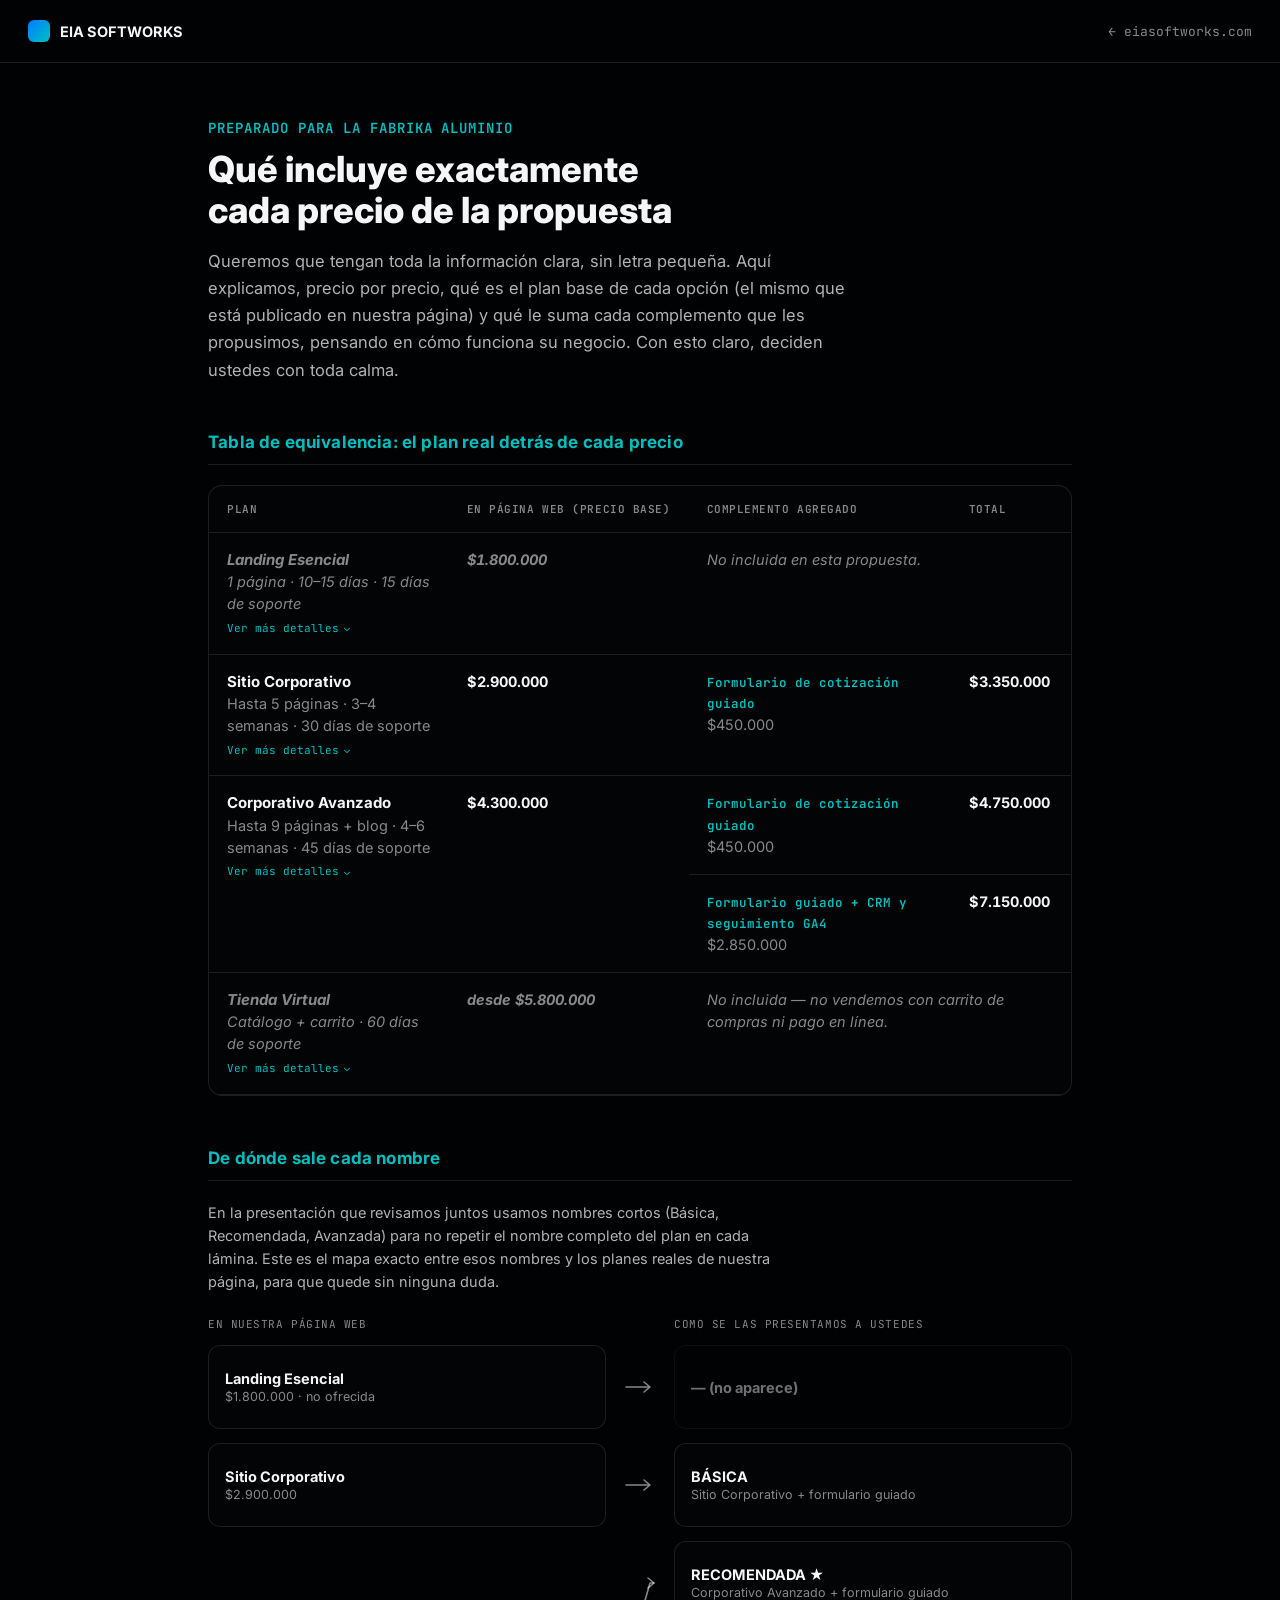
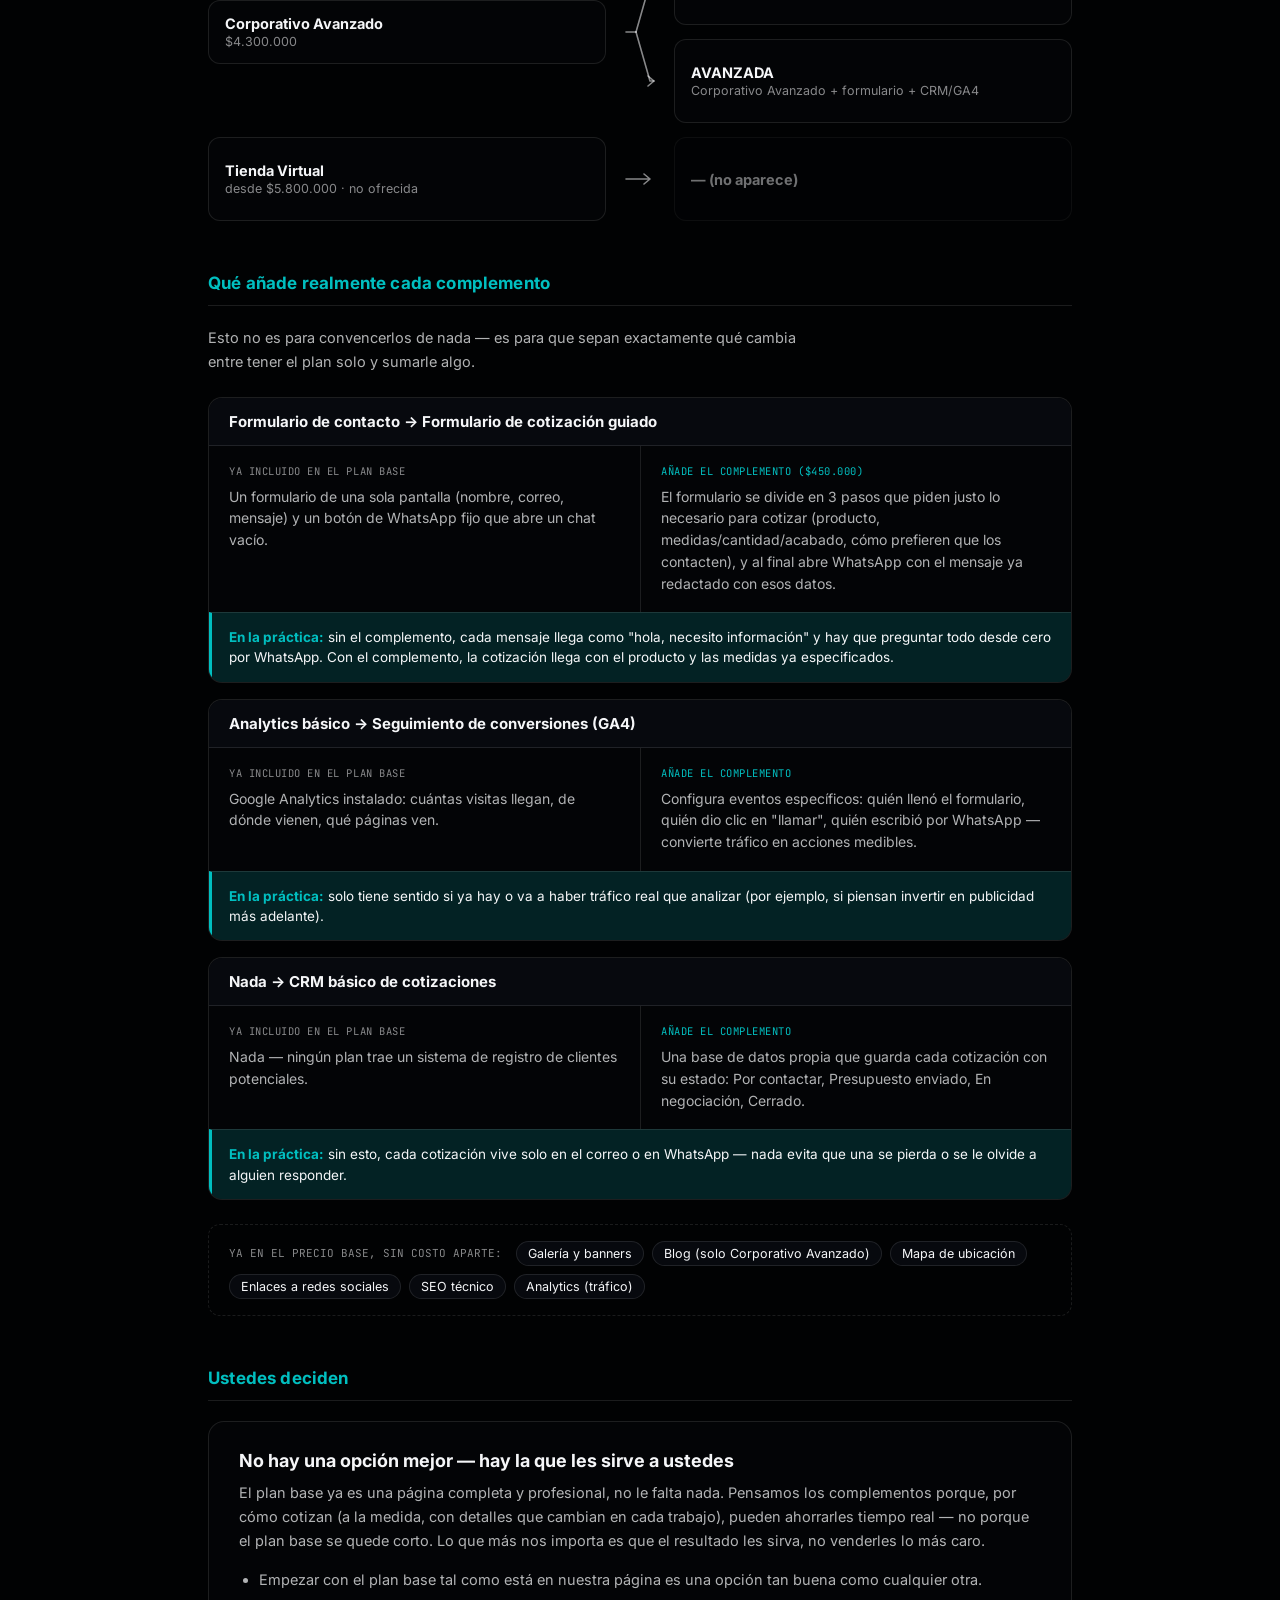
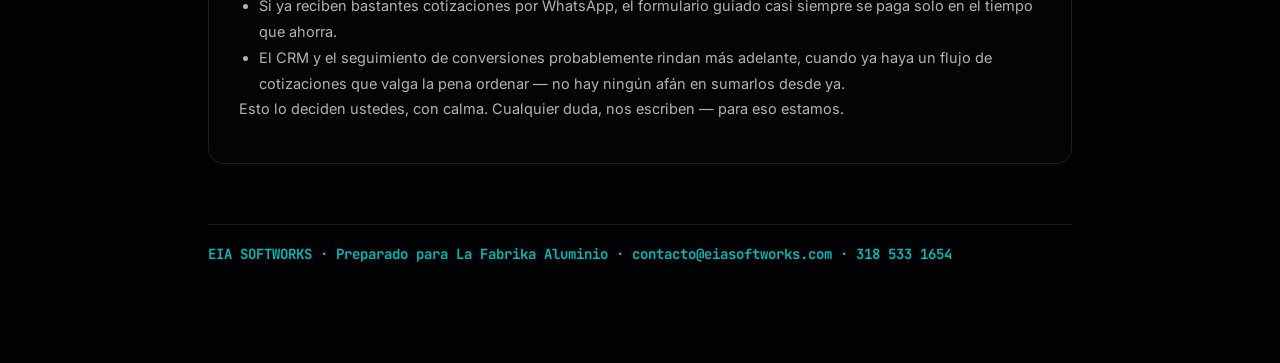
<file: clientes/la-fabrika-aluminio/index.html>
<!doctype html>
<html lang="es">
<head>
<meta charset="utf-8">
<meta name="viewport" content="width=device-width, initial-scale=1">
<meta name="robots" content="noindex, nofollow">
<title>Detalle de precios — La Fabrika Aluminio</title>
<meta name="description" content="Qué incluye cada opción de sitio web propuesta a La Fabrika Aluminio, y qué añade cada complemento sobre el plan base.">
<link rel="preconnect" href="https://fonts.googleapis.com">
<link rel="stylesheet" href="https://fonts.googleapis.com/css2?family=Inter:wght@400;500;600;700;800&family=JetBrains+Mono:wght@500;600&display=swap">
<style>
:root{
  --bg: oklch(8% 0.007 262);
  --bg-2: oklch(10.5% 0.01 262);
  --bg-3: oklch(14% 0.012 264);
  --ink: #f5f6f8;
  --ink-soft: rgba(245,246,248,0.72);
  --ink-mute: rgba(245,246,248,0.55);
  --accent: oklch(60% 0.22 258);
  --accent-2: oklch(72% 0.14 195);
  --line: rgba(255,255,255,0.1);
  --glass: rgba(255,255,255,0.04);
  --ok-bg: rgba(0,191,192,0.16);
}
*{box-sizing:border-box;}
html,body{margin:0;padding:0;}
body{
  background:var(--bg);color:var(--ink);
  font-family:'Inter',-apple-system,BlinkMacSystemFont,'Segoe UI',system-ui,sans-serif;
  -webkit-font-smoothing:antialiased;
}
.mono{font-family:'JetBrains Mono','IBM Plex Mono',ui-monospace,monospace;}
a{color:var(--accent-2);}
a:hover{color:var(--accent);}

.topbar{
  border-bottom:1px solid var(--line);
  padding:20px 28px;
  display:flex;align-items:center;justify-content:space-between;
}
.brand{display:flex;align-items:center;gap:10px;text-decoration:none;color:var(--ink);}
.brand .mark{width:22px;height:22px;border-radius:6px;background:linear-gradient(135deg,var(--accent),var(--accent-2));}
.brand .name{font-weight:700;font-size:14.5px;}
.topbar a.back{font-size:13px;color:var(--ink-mute);text-decoration:none;font-family:'JetBrains Mono',monospace;}
.topbar a.back:hover{color:var(--ink);}

.wrap{max-width:920px;margin:0 auto;padding:56px 28px 100px;}

.kicker{
  font-family:'JetBrains Mono',monospace;font-size:14px;font-weight:600;letter-spacing:0.07em;
  text-transform:uppercase;color:var(--accent-2);margin:0 0 12px;
}
h1{font-size:clamp(26px,4vw,36px);font-weight:800;line-height:1.15;margin:0 0 16px;text-wrap:balance;}
.lede{font-size:16.5px;line-height:1.65;color:var(--ink-soft);max-width:66ch;margin:0 0 48px;}

section{margin-bottom:52px;}
h2{
  font-size:17px;font-weight:700;letter-spacing:0.01em;
  font-family:'Inter',sans-serif;color:var(--accent-2);
  margin:0 0 20px;padding-bottom:12px;border-bottom:1px solid var(--line);
}

.table-scroll{overflow-x:auto;border-radius:14px;border:1px solid var(--line);background:var(--bg-2);}
table{width:100%;border-collapse:collapse;min-width:760px;}
thead th{
  text-align:left;font-family:'JetBrains Mono',monospace;font-size:11px;letter-spacing:0.05em;
  text-transform:uppercase;color:var(--ink-mute);font-weight:600;
  padding:16px 18px;border-bottom:1px solid var(--line);white-space:nowrap;
}
tbody td{padding:16px 18px;border-bottom:1px solid var(--line);font-size:14.5px;line-height:1.5;vertical-align:top;}
tbody tr:last-child td{border-bottom:none;}
.plan-name{font-weight:700;font-size:15px;}
.plan-price{font-variant-numeric:tabular-nums;font-weight:700;white-space:nowrap;}
.mut{color:var(--ink-mute);}
.plus-tag{font-family:'JetBrains Mono',monospace;font-size:12.5px;color:var(--accent-2);font-weight:600;}

.compare{display:flex;flex-direction:column;gap:16px;margin-bottom:24px;}
.compare-item{border:1px solid var(--line);border-radius:14px;background:var(--bg-2);overflow:hidden;}
.compare-head{padding:14px 20px;background:var(--bg-3);border-bottom:1px solid var(--line);font-weight:700;font-size:15px;}
.compare-body{display:grid;grid-template-columns:1fr 1fr;}
.compare-col{padding:18px 20px;}
.compare-col + .compare-col{border-left:1px solid var(--line);}
.compare-col .lbl{font-family:'JetBrains Mono',monospace;font-size:10.5px;letter-spacing:0.05em;text-transform:uppercase;margin-bottom:8px;display:block;}
.compare-col.base .lbl{color:var(--ink-mute);}
.compare-col.plus .lbl{color:var(--accent-2);}
.compare-col p{margin:0;font-size:14px;line-height:1.55;color:var(--ink-soft);}
.compare-why{
  padding:14px 20px 14px 17px;border-top:1px solid var(--line);border-left:3px solid var(--accent-2);
  background:var(--ok-bg);font-size:13.5px;line-height:1.5;
}
.compare-why b{font-weight:700;color:var(--accent-2);}

.row-toggle{
  display:inline-flex;align-items:center;gap:5px;margin-top:6px;
  background:none;border:none;padding:0;cursor:pointer;font-style:normal;
  font-family:'JetBrains Mono',monospace;font-size:11px;color:var(--accent-2);
}
.row-toggle:hover{color:var(--accent);}
.row-toggle .chev{transition:transform .18s ease;font-size:10px;}
.row-toggle.open .chev{transform:rotate(180deg);}
.detail-row td{background:var(--bg-3);padding:0;}
.detail-row-inner{display:grid;grid-template-columns:repeat(3,1fr);gap:22px;padding:20px 18px;}

.plan-detail-group{margin-bottom:0;}
.plan-detail-group .glbl{
  font-family:'JetBrains Mono',monospace;font-size:10px;letter-spacing:.05em;text-transform:uppercase;
  color:var(--accent-2);margin-bottom:8px;display:block;
}
.plan-detail-group.no .glbl{color:var(--ink-mute);}
.plan-detail-group ul{margin:0;padding-left:18px;font-size:13.5px;line-height:1.75;color:var(--ink-soft);}
.plan-detail-group.no ul{color:var(--ink-mute);}

.tip{border-bottom:1px dotted var(--ink-mute);cursor:help;position:relative;}
.tip::after{
  content:attr(data-tip);position:absolute;left:0;bottom:calc(100% + 8px);
  background:var(--bg-3);color:var(--ink);border:1px solid var(--line);
  padding:9px 11px;border-radius:8px;font-size:12.5px;line-height:1.45;font-weight:400;
  width:230px;max-width:60vw;opacity:0;visibility:hidden;pointer-events:none;
  transition:opacity .15s ease;box-shadow:0 10px 26px rgba(0,0,0,.45);z-index:20;
}
.tip:hover::after,.tip:focus::after{opacity:1;visibility:visible;}

.included-box{border:1px dashed var(--line);border-radius:12px;padding:16px 20px;display:flex;flex-wrap:wrap;gap:8px;align-items:center;}
.included-box .lbl{font-family:'JetBrains Mono',monospace;font-size:11px;color:var(--ink-mute);margin-right:6px;}
.pill{font-size:12.5px;padding:4px 11px;border-radius:999px;background:var(--bg-3);border:1px solid var(--line);white-space:nowrap;}

.decision{
  border:1px solid var(--line);border-radius:16px;background:var(--bg-2);padding:28px 30px;
}
.decision h3{margin:0 0 10px;font-size:18px;font-weight:700;}
.decision p{margin:0 0 14px;font-size:14.5px;line-height:1.65;color:var(--ink-soft);}
.decision ul{margin:0;padding-left:20px;font-size:14.5px;line-height:1.8;color:var(--ink-soft);}
.closing-note{font-size:14.5px;line-height:1.6;color:var(--ink-soft);margin:22px 0 0;}

.unused-row td{color:var(--ink-mute);font-style:italic;}

.map-flow{display:grid;grid-template-columns:1fr 40px 1fr;column-gap:14px;align-items:start;}
.map-col-wrap{display:flex;flex-direction:column;min-width:0;}
.map-col-title{
  font-family:'JetBrains Mono',monospace;font-size:11px;letter-spacing:0.05em;text-transform:uppercase;
  color:var(--ink-mute);margin-bottom:14px;
}
.map-col{display:grid;grid-template-rows:repeat(5,84px);row-gap:14px;}
.map-card{
  background:var(--bg-2);border:1px solid var(--line);border-radius:12px;padding:14px 16px;
  display:flex;flex-direction:column;justify-content:center;min-width:0;
}
.map-card .name{font-weight:700;font-size:14.5px;}
.map-card .sub{font-size:12.5px;color:var(--ink-mute);margin-top:2px;}
.map-arrows-wrap{align-items:center;}
.map-arrow-cell,.map-fork-cell{display:flex;align-items:center;justify-content:center;color:var(--ink-mute);}

footer{font-family:'JetBrains Mono',monospace;font-size:14px;font-weight:600;color:var(--accent-2);border-top:1px solid var(--line);padding-top:20px;margin-top:60px;}

@media (max-width:640px){
  .compare-body{grid-template-columns:1fr;}
  .compare-col + .compare-col{border-left:none;border-top:1px solid var(--line);}
  .map-flow{grid-template-columns:1fr;}
  .map-arrows-wrap{display:none;}
  .map-col{grid-template-rows:none;display:flex;flex-direction:column;gap:14px;}
  .map-card{grid-row:auto !important;align-self:stretch !important;}
  .detail-row-inner{grid-template-columns:1fr;gap:16px;}
}
</style>
</head>
<body>

<div class="topbar">
  <a class="brand" href="https://eiasoftworks.com/">
    <span class="mark"></span><span class="name">EIA SOFTWORKS</span>
  </a>
  <a class="back" href="https://eiasoftworks.com/">← eiasoftworks.com</a>
</div>

<div class="wrap">

  <p class="kicker">Preparado para La Fabrika Aluminio</p>
  <h1>Qué incluye exactamente cada precio de la propuesta</h1>
  <p class="lede">Queremos que tengan toda la información clara, sin letra pequeña. Aquí explicamos, precio por precio, qué es el plan base de cada opción (el mismo que está publicado en nuestra página) y qué le suma cada complemento que les propusimos, pensando en cómo funciona su negocio. Con esto claro, deciden ustedes con toda calma.</p>

  <section>
    <h2>Tabla de equivalencia: el plan real detrás de cada precio</h2>
    <div class="table-scroll">
      <table>
        <thead>
          <tr><th>Plan</th><th>En página web (precio base)</th><th>Complemento agregado</th><th>Total</th></tr>
        </thead>
        <tbody>
          <tr class="unused-row">
            <td>
              <span class="plan-name">Landing Esencial</span><br><span class="mut">1 página · 10–15 días · 15 días de soporte</span><br>
              <button class="row-toggle" data-target="det-landing">Ver más detalles <span class="chev">⌄</span></button>
            </td>
            <td class="plan-price">$1.800.000</td>
            <td colspan="2">No incluida en esta propuesta.</td>
          </tr>
          <tr id="det-landing" class="detail-row" hidden>
            <td colspan="4">
              <div class="detail-row-inner">
                <div class="plan-detail-group">
                  <span class="glbl">Incluye (1 página, por secciones)</span>
                  <ul>
                    <li><span class="tip" tabindex="0" data-tip="La primera pantalla que ve cualquiera que entra a la página.">Inicio</span></li>
                    <li><span class="tip" tabindex="0" data-tip="Dónde explican qué venden o qué hacen.">Servicios</span></li>
                    <li><span class="tip" tabindex="0" data-tip="Quiénes son ustedes, un poco de la historia del negocio.">Sobre el negocio</span></li>
                    <li><span class="tip" tabindex="0" data-tip="Cómo escribirles: formulario, WhatsApp, redes sociales.">Contacto</span></li>
                  </ul>
                </div>
                <div class="plan-detail-group">
                  <span class="glbl">También incluye</span>
                  <ul>
                    <li><span class="tip" tabindex="0" data-tip="Antes de entregar probamos todo: que se vea bien en el celular, que el formulario llegue, que el WhatsApp abra, que el correo funcione, que el candado de seguridad esté activo y que el dominio cargue bien.">Batería de pruebas completa antes de publicar</span></li>
                    <li><span class="tip" tabindex="0" data-tip="Un video o guía corta de cómo usar y administrar lo que reciben.">Instrucciones de entrega</span></li>
                  </ul>
                </div>
                <div class="plan-detail-group no">
                  <span class="glbl">No incluye</span>
                  <ul>
                    <li><span class="tip" tabindex="0" data-tip="No incluye que alguien les escriba los textos desde cero como una agencia de publicidad — nosotros ordenamos y redactamos a partir de lo que ustedes ya nos cuentan.">Redacción completa de textos por copywriter</span></li>
                    <li><span class="tip" tabindex="0" data-tip="Que ustedes mismos puedan cambiar fotos o textos sin pedírnoslo — eso se puede sumar aparte, como complemento.">Editar el sitio por su cuenta</span></li>
                  </ul>
                </div>
              </div>
            </td>
          </tr>

          <tr>
            <td>
              <span class="plan-name">Sitio Corporativo</span><br><span class="mut">Hasta 5 páginas · 3–4 semanas · 30 días de soporte</span><br>
              <button class="row-toggle" data-target="det-corporativo">Ver más detalles <span class="chev">⌄</span></button>
            </td>
            <td class="plan-price">$2.900.000</td>
            <td><span class="plus-tag">Formulario de cotización guiado</span><br><span class="mut">$450.000</span></td>
            <td class="plan-price">$3.350.000</td>
          </tr>
          <tr id="det-corporativo" class="detail-row" hidden>
            <td colspan="4">
              <div class="detail-row-inner">
                <div class="plan-detail-group">
                  <span class="glbl">Incluye (hasta 5 páginas)</span>
                  <ul>
                    <li><span class="tip" tabindex="0" data-tip="La primera pantalla que ve cualquiera que entra a la página.">Inicio</span></li>
                    <li><span class="tip" tabindex="0" data-tip="Página para contar más sobre la empresa: historia, experiencia, equipo.">Nosotros</span></li>
                    <li><span class="tip" tabindex="0" data-tip="Dónde explican qué venden o qué hacen.">Servicios</span></li>
                    <li><span class="tip" tabindex="0" data-tip="Galería para mostrar trabajos que ya entregaron.">Proyectos / Portafolio</span></li>
                    <li><span class="tip" tabindex="0" data-tip="Cómo escribirles: formulario, WhatsApp, mapa, redes sociales.">Contacto</span></li>
                  </ul>
                </div>
                <div class="plan-detail-group">
                  <span class="glbl">También incluye</span>
                  <ul>
                    <li><span class="tip" tabindex="0" data-tip="Espacios destacados para promociones o fotos, y una galería de imágenes o un video que ustedes nos compartan.">Banners y galería (si aplican a su negocio)</span></li>
                    <li><span class="tip" tabindex="0" data-tip="Una reunión presencial o videollamada donde les mostramos cómo administrar y usar lo que reciben, además de probar que todo funcione antes de publicar.">Batería de pruebas + capacitación de entrega</span></li>
                  </ul>
                </div>
                <div class="plan-detail-group no">
                  <span class="glbl">No incluye</span>
                  <ul>
                    <li><span class="tip" tabindex="0" data-tip="Un espacio para ir publicando novedades o proyectos con el tiempo — no viene en este plan, sí en el Corporativo Avanzado.">Blog o sección de noticias</span></li>
                    <li><span class="tip" tabindex="0" data-tip="No incluye que alguien les escriba los textos desde cero como una agencia de publicidad — nosotros ordenamos y redactamos a partir de lo que ustedes ya nos cuentan.">Redacción completa de textos por copywriter</span></li>
                    <li><span class="tip" tabindex="0" data-tip="Que ustedes mismos puedan cambiar fotos o textos sin pedírnoslo — eso se puede sumar aparte, como complemento.">Editar el sitio por su cuenta</span></li>
                  </ul>
                </div>
              </div>
            </td>
          </tr>

          <tr>
            <td rowspan="2">
              <span class="plan-name">Corporativo Avanzado</span><br><span class="mut">Hasta 9 páginas + blog · 4–6 semanas · 45 días de soporte</span><br>
              <button class="row-toggle" data-target="det-avanzado">Ver más detalles <span class="chev">⌄</span></button>
            </td>
            <td class="plan-price" rowspan="2">$4.300.000</td>
            <td><span class="plus-tag">Formulario de cotización guiado</span><br><span class="mut">$450.000</span></td>
            <td class="plan-price">$4.750.000</td>
          </tr>
          <tr>
            <td><span class="plus-tag">Formulario guiado + CRM y seguimiento GA4</span><br><span class="mut">$2.850.000</span></td>
            <td class="plan-price">$7.150.000</td>
          </tr>
          <tr id="det-avanzado" class="detail-row" hidden>
            <td colspan="4">
              <div class="detail-row-inner">
                <div class="plan-detail-group">
                  <span class="glbl">Incluye (hasta 9 páginas)</span>
                  <ul>
                    <li><span class="tip" tabindex="0" data-tip="La primera pantalla que ve cualquiera que entra a la página.">Inicio</span></li>
                    <li><span class="tip" tabindex="0" data-tip="Página para contar más sobre la empresa: historia, experiencia, equipo.">Nosotros</span></li>
                    <li><span class="tip" tabindex="0" data-tip="Cada línea de producto puede tener su propia página, con más detalle que en el plan Corporativo.">Servicios (con página propia por línea)</span></li>
                    <li><span class="tip" tabindex="0" data-tip="Galería para mostrar trabajos que ya entregaron.">Proyectos</span></li>
                    <li><span class="tip" tabindex="0" data-tip="Panel para que ustedes mismos publiquen entradas nuevas, sin costo extra.">Blog / Noticias</span></li>
                    <li><span class="tip" tabindex="0" data-tip="Cómo escribirles: formulario, WhatsApp, mapa, redes sociales.">Contacto</span></li>
                  </ul>
                </div>
                <div class="plan-detail-group">
                  <span class="glbl">También incluye</span>
                  <ul>
                    <li><span class="tip" tabindex="0" data-tip="Espacios destacados para promociones o fotos, y una galería de imágenes o un video que ustedes nos compartan.">Todo lo del plan Corporativo (banners y galería)</span></li>
                    <li><span class="tip" tabindex="0" data-tip="Si más adelante quieren enlazar el sitio con un sistema para organizar clientes o citas, revisamos qué tan complejo es — la integración en sí se cotiza aparte.">Evaluación de integración con CRM o agenda</span></li>
                    <li><span class="tip" tabindex="0" data-tip="Una reunión presencial o videollamada donde les mostramos cómo administrar y usar lo que reciben, además de probar que todo funcione antes de publicar.">Batería de pruebas + capacitación de entrega</span></li>
                  </ul>
                </div>
                <div class="plan-detail-group no">
                  <span class="glbl">No incluye</span>
                  <ul>
                    <li><span class="tip" tabindex="0" data-tip="Eso es el plan Tienda Virtual — vender productos con carrito y pago en línea.">Carrito de compras o pasarela de pago</span></li>
                    <li><span class="tip" tabindex="0" data-tip="Sistemas con usuarios, permisos y lógica propia — eso ya no es una página web, es un desarrollo a la medida.">Paneles administrativos complejos</span></li>
                    <li><span class="tip" tabindex="0" data-tip="Que ustedes mismos puedan cambiar fotos o textos sin pedírnoslo — eso se puede sumar aparte, como complemento.">Editar el sitio por su cuenta</span></li>
                  </ul>
                </div>
              </div>
            </td>
          </tr>

          <tr class="unused-row">
            <td>
              <span class="plan-name">Tienda Virtual</span><br><span class="mut">Catálogo + carrito · 60 días de soporte</span><br>
              <button class="row-toggle" data-target="det-tienda">Ver más detalles <span class="chev">⌄</span></button>
            </td>
            <td class="plan-price">desde $5.800.000</td>
            <td colspan="2">No incluida — no vendemos con carrito de compras ni pago en línea.</td>
          </tr>
          <tr id="det-tienda" class="detail-row" hidden>
            <td colspan="4">
              <div class="detail-row-inner">
                <div class="plan-detail-group">
                  <span class="glbl">Incluye</span>
                  <ul>
                    <li>Catálogo de productos y carrito de compras</li>
                    <li><span class="tip" tabindex="0" data-tip="Wompi, ePayco, PayU o Mercado Pago — las opciones para cobrar en línea en Colombia.">Pasarela de pago colombiana</span></li>
                    <li><span class="tip" tabindex="0" data-tip="Una pantalla donde ustedes suben y editan sus propios productos y ven los pedidos que van llegando.">Panel de gestión de productos y pedidos</span></li>
                  </ul>
                </div>
                <div class="plan-detail-group">
                  <span class="glbl">También incluye</span>
                  <ul>
                    <li><span class="tip" tabindex="0" data-tip="Que cada producto esté bien preparado para aparecer en búsquedas de Google.">SEO técnico avanzado orientado a producto</span></li>
                    <li><span class="tip" tabindex="0" data-tip="Una reunión presencial o videollamada donde les mostramos cómo administrar y usar lo que reciben, además de probar que todo funcione antes de publicar.">Batería de pruebas + capacitación de entrega</span></li>
                  </ul>
                </div>
                <div class="plan-detail-group no">
                  <span class="glbl">No incluye</span>
                  <ul>
                    <li><span class="tip" tabindex="0" data-tip="No incluye controlar el stock físico ni coordinar los envíos — solo la tienda en línea.">Gestión de inventario físico o logística de envíos</span></li>
                    <li><span class="tip" tabindex="0" data-tip="Ni tomar las fotos de producto, ni escribir sus descripciones, ni el documento fiscal que exige la DIAN por cada venta — eso se maneja aparte.">Fotografía/redacción de producto, facturación electrónica DIAN</span></li>
                    <li><span class="tip" tabindex="0" data-tip="Wompi, PayU o quien procese el pago cobra un pequeño porcentaje por cada transacción — eso lo asume el negocio, no nosotros.">Comisión de la pasarela</span></li>
                  </ul>
                </div>
              </div>
            </td>
          </tr>
        </tbody>
      </table>
    </div>
  </section>

  <section>
    <h2>De dónde sale cada nombre</h2>
    <p style="font-size:14.5px;line-height:1.6;color:var(--ink-soft);max-width:66ch;margin:0 0 24px;">En la presentación que revisamos juntos usamos nombres cortos (Básica, Recomendada, Avanzada) para no repetir el nombre completo del plan en cada lámina. Este es el mapa exacto entre esos nombres y los planes reales de nuestra página, para que quede sin ninguna duda.</p>
    <div class="map-flow">
      <div class="map-col-wrap">
        <div class="map-col-title">En nuestra página web</div>
        <div class="map-col">
          <div class="map-card" style="grid-row:1"><div class="name">Landing Esencial</div><div class="sub">$1.800.000 · no ofrecida</div></div>
          <div class="map-card" style="grid-row:2"><div class="name">Sitio Corporativo</div><div class="sub">$2.900.000</div></div>
          <div class="map-card" style="grid-row:3 / span 2;align-self:center;"><div class="name">Corporativo Avanzado</div><div class="sub">$4.300.000</div></div>
          <div class="map-card" style="grid-row:5"><div class="name">Tienda Virtual</div><div class="sub">desde $5.800.000 · no ofrecida</div></div>
        </div>
      </div>

      <div class="map-col-wrap map-arrows-wrap">
        <div class="map-col-title" style="visibility:hidden">·</div>
        <div class="map-col">
          <div class="map-arrow-cell" style="grid-row:1">
            <svg width="32" height="16" viewBox="0 0 32 16" fill="none" stroke="currentColor" stroke-width="1.6" stroke-linecap="round" stroke-linejoin="round"><path d="M2 8 H26 M20 3 L26 8 L20 13"/></svg>
          </div>
          <div class="map-arrow-cell" style="grid-row:2">
            <svg width="32" height="16" viewBox="0 0 32 16" fill="none" stroke="currentColor" stroke-width="1.6" stroke-linecap="round" stroke-linejoin="round"><path d="M2 8 H26 M20 3 L26 8 L20 13"/></svg>
          </div>
          <div class="map-fork-cell" style="grid-row:3 / span 2">
            <svg width="32" height="182" viewBox="0 0 32 182" fill="none" stroke="currentColor" stroke-width="1.6" stroke-linecap="round" stroke-linejoin="round">
              <path d="M2 91 H12"/>
              <path d="M12 91 L26 42 L30 42"/>
              <path d="M24 37 L30 42 L24 47"/>
              <path d="M12 91 L26 140 L30 140"/>
              <path d="M24 135 L30 140 L24 145"/>
            </svg>
          </div>
          <div class="map-arrow-cell" style="grid-row:5">
            <svg width="32" height="16" viewBox="0 0 32 16" fill="none" stroke="currentColor" stroke-width="1.6" stroke-linecap="round" stroke-linejoin="round"><path d="M2 8 H26 M20 3 L26 8 L20 13"/></svg>
          </div>
        </div>
      </div>

      <div class="map-col-wrap">
        <div class="map-col-title">Como se las presentamos a ustedes</div>
        <div class="map-col">
          <div class="map-card" style="grid-row:1;opacity:.45"><div class="name">— (no aparece)</div></div>
          <div class="map-card" style="grid-row:2"><div class="name">BÁSICA</div><div class="sub">Sitio Corporativo + formulario guiado</div></div>
          <div class="map-card" style="grid-row:3"><div class="name">RECOMENDADA ★</div><div class="sub">Corporativo Avanzado + formulario guiado</div></div>
          <div class="map-card" style="grid-row:4"><div class="name">AVANZADA</div><div class="sub">Corporativo Avanzado + formulario + CRM/GA4</div></div>
          <div class="map-card" style="grid-row:5;opacity:.45"><div class="name">— (no aparece)</div></div>
        </div>
      </div>
    </div>
  </section>

  <section>
    <h2>Qué añade realmente cada complemento</h2>
    <p style="font-size:14.5px;line-height:1.6;color:var(--ink-soft);max-width:66ch;margin:0 0 24px;">Esto no es para convencerlos de nada — es para que sepan exactamente qué cambia entre tener el plan solo y sumarle algo.</p>

    <div class="compare">
      <div class="compare-item">
        <div class="compare-head">Formulario de contacto → Formulario de cotización guiado</div>
        <div class="compare-body">
          <div class="compare-col base">
            <span class="lbl">Ya incluido en el plan base</span>
            <p>Un formulario de una sola pantalla (nombre, correo, mensaje) y un botón de WhatsApp fijo que abre un chat vacío.</p>
          </div>
          <div class="compare-col plus">
            <span class="lbl">Añade el complemento ($450.000)</span>
            <p>El formulario se divide en 3 pasos que piden justo lo necesario para cotizar (producto, medidas/cantidad/acabado, cómo prefieren que los contacten), y al final abre WhatsApp con el mensaje ya redactado con esos datos.</p>
          </div>
        </div>
        <div class="compare-why"><b>En la práctica:</b> sin el complemento, cada mensaje llega como "hola, necesito información" y hay que preguntar todo desde cero por WhatsApp. Con el complemento, la cotización llega con el producto y las medidas ya especificados.</div>
      </div>

      <div class="compare-item">
        <div class="compare-head">Analytics básico → Seguimiento de conversiones (GA4)</div>
        <div class="compare-body">
          <div class="compare-col base">
            <span class="lbl">Ya incluido en el plan base</span>
            <p>Google Analytics instalado: cuántas visitas llegan, de dónde vienen, qué páginas ven.</p>
          </div>
          <div class="compare-col plus">
            <span class="lbl">Añade el complemento</span>
            <p>Configura eventos específicos: quién llenó el formulario, quién dio clic en "llamar", quién escribió por WhatsApp — convierte tráfico en acciones medibles.</p>
          </div>
        </div>
        <div class="compare-why"><b>En la práctica:</b> solo tiene sentido si ya hay o va a haber tráfico real que analizar (por ejemplo, si piensan invertir en publicidad más adelante).</div>
      </div>

      <div class="compare-item">
        <div class="compare-head">Nada → CRM básico de cotizaciones</div>
        <div class="compare-body">
          <div class="compare-col base">
            <span class="lbl">Ya incluido en el plan base</span>
            <p>Nada — ningún plan trae un sistema de registro de clientes potenciales.</p>
          </div>
          <div class="compare-col plus">
            <span class="lbl">Añade el complemento</span>
            <p>Una base de datos propia que guarda cada cotización con su estado: Por contactar, Presupuesto enviado, En negociación, Cerrado.</p>
          </div>
        </div>
        <div class="compare-why"><b>En la práctica:</b> sin esto, cada cotización vive solo en el correo o en WhatsApp — nada evita que una se pierda o se le olvide a alguien responder.</div>
      </div>
    </div>

    <div class="included-box">
      <span class="lbl">YA EN EL PRECIO BASE, SIN COSTO APARTE:</span>
      <span class="pill">Galería y banners</span>
      <span class="pill">Blog (solo Corporativo Avanzado)</span>
      <span class="pill">Mapa de ubicación</span>
      <span class="pill">Enlaces a redes sociales</span>
      <span class="pill">SEO técnico</span>
      <span class="pill">Analytics (tráfico)</span>
    </div>
  </section>

  <section>
    <h2>Ustedes deciden</h2>
    <div class="decision">
      <h3>No hay una opción mejor — hay la que les sirve a ustedes</h3>
      <p>El plan base ya es una página completa y profesional, no le falta nada. Pensamos los complementos porque, por cómo cotizan (a la medida, con detalles que cambian en cada trabajo), pueden ahorrarles tiempo real — no porque el plan base se quede corto. Lo que más nos importa es que el resultado les sirva, no venderles lo más caro.</p>
      <ul>
        <li>Empezar con el plan base tal como está en nuestra página es una opción tan buena como cualquier otra.</li>
        <li>Si ya reciben bastantes cotizaciones por WhatsApp, el formulario guiado casi siempre se paga solo en el tiempo que ahorra.</li>
        <li>El CRM y el seguimiento de conversiones probablemente rindan más adelante, cuando ya haya un flujo de cotizaciones que valga la pena ordenar — no hay ningún afán en sumarlos desde ya.</li>
      </ul>
      <p class="closing-note">Esto lo deciden ustedes, con calma. Cualquier duda, nos escriben — para eso estamos.</p>
    </div>
  </section>

  <footer>EIA SOFTWORKS · Preparado para La Fabrika Aluminio · contacto@eiasoftworks.com · 318 533 1654</footer>

</div>

<script>
document.querySelectorAll('.row-toggle').forEach(function(btn){
  btn.addEventListener('click', function(){
    var row = document.getElementById(btn.dataset.target);
    if (!row) return;
    var isHidden = row.hasAttribute('hidden');
    if (isHidden) { row.removeAttribute('hidden'); btn.classList.add('open'); }
    else { row.setAttribute('hidden', ''); btn.classList.remove('open'); }
  });
});
</script>
</body>
</html>
</file>
<file: styles.css>
/* =============================================================
   1. Tokens
   ============================================================= */
:root {
  /* Ajustado 2026-09-04: más croma y hue alineado a --accent (258) — antes
     era casi neutro (0.007-0.012), leía como negro plano en vez del azul
     profundo del hero. Mismo nivel de luminosidad (8/10.5/14%), así que no
     cambia el contraste con --ink en ningún lado. */
  --bg:        oklch(9% 0.05 258);
  --bg-2:      oklch(12% 0.055 259);
  --bg-3:      oklch(16% 0.06 260);
  --ink:       #f5f6f8;
  --ink-soft:  rgba(245,246,248,0.72);
  --ink-mute:  rgba(245,246,248,0.55);
  --ink-dim:   rgba(245,246,248,0.5); /* subido de .4 -- medía 3.47:1 en .contact-list dt sobre --bg, por debajo de AA (4.5:1); hallazgo nuevo durante validación, ver auditoría UI/UX */
  --accent:    oklch(60% 0.22 258);
  --accent-2:  oklch(72% 0.14 195);
  --accent-3:  oklch(62% 0.14 300);
  --line:      rgba(255,255,255,0.08);
  --line-soft: rgba(255,255,255,0.06);
  --glass:     rgba(255,255,255,0.04);
  --glass-strong: rgba(255,255,255,0.065);
  --danger:    oklch(66% 0.2 20);

  /* Secciones claras — nunca blanco puro, ver CLAUDE.md §4/§12 */
  --surface-light:   oklch(89% 0.014 258);
  --surface-light-2: oklch(87% 0.03 254); /* variante azul muy suave, para alternar con --surface-light */
  --ink-on-light:      oklch(20% 0.014 260);
  --ink-on-light-soft: oklch(20% 0.014 260 / .72);
  --ink-on-light-mute: oklch(20% 0.014 260 / .68);
  --ink-on-light-dim:  oklch(20% 0.014 260 / .7); /* subido de .62 -- medía 4.32:1 sobre --surface-light, por debajo de AA (4.5:1); ver auditoría UI/UX */
  --line-on-light:      rgba(10,14,26,0.12);
  --line-on-light-soft: rgba(10,14,26,0.08);
  --glass-on-light:        rgba(10,14,26,0.035);
  --glass-on-light-strong: rgba(10,14,26,0.06);
  --accent-on-light:   oklch(46% 0.2 258);
  --accent-2-on-light: oklch(44% 0.13 195);

  --sans: 'Inter', -apple-system, BlinkMacSystemFont, 'Segoe UI', system-ui, sans-serif;
  --mono: 'JetBrains Mono', 'IBM Plex Mono', ui-monospace, monospace;

  --ease-out:  cubic-bezier(0.16, 1, 0.3, 1);
  --ease-soft: cubic-bezier(0.25, 0.46, 0.45, 0.94);
  --nav-h: 82px;
}

/* =============================================================
   2. Reset & base
   ============================================================= */
*, *::before, *::after { box-sizing: border-box; margin: 0; }
html { -webkit-text-size-adjust: 100%; tab-size: 2; scroll-behavior: smooth; overflow-x: clip; }
@media (prefers-reduced-motion: reduce) { html { scroll-behavior: auto; } }

body {
  font-family: var(--sans);
  background: var(--bg);
  color: var(--ink);
  font-size: 16px;
  line-height: 1.6;
  -webkit-font-smoothing: antialiased;
  -moz-osx-font-smoothing: grayscale;
  text-rendering: optimizeLegibility;
  overflow-x: clip;
  overscroll-behavior-y: none;
}

img, svg, video { display: block; max-width: 100%; }
img { height: auto; }
button { font: inherit; color: inherit; cursor: pointer; border: 0; background: none; padding: 0; margin: 0; text-align: inherit; }
a { color: inherit; text-decoration: none; }
p { text-wrap: pretty; }
h1, h2, h3, h4 { text-wrap: balance; line-height: 1.08; letter-spacing: -0.02em; font-weight: 700; }
::selection { background: var(--accent); color: #fff; }

:focus-visible { outline: 2px solid var(--accent-2); outline-offset: 3px; border-radius: 4px; }

.skip-link {
  position: fixed; top: -100px; left: 1rem; z-index: 9999;
  padding: .7rem 1.1rem; background: var(--ink); color: var(--bg);
  border-radius: 8px; font-weight: 600;
  transition: top .3s var(--ease-out);
}
.skip-link:focus { top: 1rem; }

.container { max-width: 1280px; margin: 0 auto; padding-inline: 24px; }

/* =============================================================
   3. Typography helpers
   ============================================================= */
.eyebrow {
  font-size: 16px; font-weight: 600; letter-spacing: 1.6px; text-transform: uppercase;
  color: var(--accent-2); font-family: var(--mono);
}
.h2 { font-size: clamp(30px, 4vw, 42px); margin-top: 14px; letter-spacing: -0.5px; }
.p-lead { font-size: 17px; line-height: 1.75; color: var(--ink-soft); margin-top: 20px; max-width: 56ch; }

/* =============================================================
   4. Buttons
   ============================================================= */
.btn {
  display: inline-flex; align-items: center; justify-content: center;
  padding: 14px 26px; border-radius: 10px; font-weight: 600; font-size: 15px;
  transition: transform .4s var(--ease-soft), box-shadow .4s var(--ease-soft), background .3s;
  white-space: nowrap;
}
.btn-solid {
  background: linear-gradient(135deg, var(--accent), oklch(66% 0.16 235));
  color: #fff;
  box-shadow: 0 10px 30px -10px rgba(60,110,255,0.5);
}
.btn-solid:hover { transform: translateY(-4px); box-shadow: 0 20px 44px -12px rgba(60,110,255,0.68); }
.btn-ghost {
  border: 1px solid var(--line);
  background: rgba(255,255,255,0.03);
  color: var(--ink);
}
.btn-ghost:hover { transform: translateY(-4px); background: rgba(255,255,255,0.07); border-color: rgba(255,255,255,0.2); }
.btn:active { transform: translateY(-1px); transition-duration: .12s; }

/* =============================================================
   5. Nav
   ============================================================= */
.nav {
  position: fixed; top: 16px; left: 16px; right: 16px; max-width: 1360px; margin-inline: auto;
  z-index: 100; height: var(--nav-h);
  display: flex; align-items: center; justify-content: space-between;
  padding-inline: 32px;
  border-radius: 999px;
  background: oklch(14% 0.01 260 / 0.55);
  border: 1px solid var(--line-soft);
  backdrop-filter: blur(16px) saturate(140%);
  -webkit-backdrop-filter: blur(16px) saturate(140%);
  box-shadow: 0 20px 50px -22px rgba(0,0,0,0.6);
  transition: background-color .4s var(--ease-out), border-color .4s var(--ease-out), box-shadow .4s var(--ease-out);
}
.nav.is-scrolled {
  background: oklch(14% 0.01 260 / 0.78);
  border-color: var(--line);
  box-shadow: 0 24px 60px -18px rgba(0,0,0,0.7);
}
.nav-brand { display: flex; align-items: center; gap: 10px; font-weight: 700; font-size: 18px; letter-spacing: .5px; flex: none; }
.nav-brand-sub { font-weight: 400; color: var(--ink-mute); letter-spacing: 2px; }
.nav-mark { width: 54px; height: 54px; flex: none; object-fit: contain; }
.nav-links { display: flex; align-items: center; gap: 28px; font-size: 14px; color: var(--ink-soft); }
.nav-link { position: relative; padding: .3rem 0; }
.nav-link::after {
  content: ""; position: absolute; left: 0; right: 0; bottom: -2px; height: 1px; background: currentColor;
  transform: scaleX(0); transform-origin: right; transition: transform .4s var(--ease-out);
}
.nav-link:hover::after { transform: scaleX(1); transform-origin: left; }
.nav-link.is-active { color: var(--ink); }
.nav-link.is-active::after { transform: scaleX(1); transform-origin: left; background: var(--accent-2); }
.nav-actions { display: flex; align-items: center; gap: 16px; flex: none; }
.nav-cta { padding: 10px 20px; font-size: 14px; }
.nav-burger {
  display: none; width: 40px; height: 40px; border-radius: 8px;
  background: rgba(255,255,255,0.06); border: 1px solid var(--line);
  align-items: center; justify-content: center; flex-direction: column; gap: 4px;
}
.nav-burger span { width: 18px; height: 2px; background: var(--ink); transition: transform .3s, opacity .3s; }
.nav-burger[aria-expanded="true"] span:first-child { transform: translateY(3px) rotate(45deg); }
.nav-burger[aria-expanded="true"] span:last-child { transform: translateY(-3px) rotate(-45deg); }

.nav-mobile {
  position: fixed; top: 112px; left: 16px; right: 16px; z-index: 99;
  display: flex; flex-direction: column; gap: 4px; padding: 16px;
  border-radius: 14px; background: oklch(16% 0.015 260 / 0.97);
  backdrop-filter: blur(16px); border: 1px solid var(--line);
  box-shadow: 0 20px 50px -10px rgba(0,0,0,0.6);
  clip-path: inset(0 0 100% 0); opacity: 0; pointer-events: none;
  transition: clip-path .5s var(--ease-soft), opacity .3s;
}
.nav-mobile.is-open { clip-path: inset(0); opacity: 1; pointer-events: auto; }
.nav-mobile-link { padding: 12px 8px; font-size: 15px; }
.nav-mobile-cta { margin-top: 8px; text-align: center; }

/* =============================================================
   5b. Nav — menú "Servicios" desplegable (Fase SEO A)
   ============================================================= */
.nav-item-dropdown { position: relative; }
/* Puente invisible entre el trigger y el submenú: sin esto, el "margin-top"
   de .nav-dropdown-menu deja una franja de 14px que no pertenece a ninguna
   caja hoverable. Al cruzarla con el mouse en movimiento (no con un salto
   instantáneo), pointer-events pasa a "none" de inmediato -- antes de que
   termine el fade -- y el menú nunca puede recuperar el :hover del padre.
   Siempre presente (no depende de :hover/:focus-within) y sin estilo
   visual, así que no cambia nada del diseño. */
.nav-item-dropdown::before {
  content: "";
  position: absolute; top: 100%; left: 50%; transform: translateX(-50%);
  width: 268px; height: 14px;
}
.nav-dropdown-menu {
  list-style: none;
  position: absolute; top: 100%; left: 50%; margin-top: 14px;
  min-width: 268px; padding: 10px; border-radius: 14px;
  background: oklch(14% 0.01 260 / 0.92);
  border: 1px solid var(--line);
  backdrop-filter: blur(16px) saturate(140%);
  -webkit-backdrop-filter: blur(16px) saturate(140%);
  box-shadow: 0 24px 50px -20px rgba(0,0,0,0.65);
  display: flex; flex-direction: column; gap: 2px;
  /* opacity + pointer-events (nunca visibility) para que los enlaces sigan
     siendo enfocables por Tab mientras el menú está "cerrado" — con
     visibility:hidden un elemento no puede recibir foco, así que
     :focus-within nunca llegaría a dispararse (ver docs/audits). */
  opacity: 0; pointer-events: none;
  transform: translate(-50%, 6px);
  transition: opacity .25s var(--ease-soft), transform .25s var(--ease-soft);
}
.nav-item-dropdown:hover .nav-dropdown-menu,
.nav-item-dropdown:focus-within .nav-dropdown-menu {
  opacity: 1; pointer-events: auto; transform: translate(-50%, 0);
}
.nav-dropdown-link {
  display: block; padding: 10px 14px; border-radius: 9px;
  font-size: 14px; color: var(--ink-soft); transition: background .2s, color .2s;
}
.nav-dropdown-link:hover, .nav-dropdown-link:focus-visible {
  background: rgba(255,255,255,0.06); color: var(--ink);
}
.nav-mobile-sublink { padding: 9px 8px 9px 22px; font-size: 13.5px; color: var(--ink-mute); }

/* =============================================================
   6. Hero
   ============================================================= */
.hero {
  position: relative; min-height: 100svh; display: flex; align-items: center; justify-content: center;
  padding: 140px 24px 80px; overflow: hidden; isolation: isolate;
}
.hero-scrim {
  position: absolute; inset: 0; z-index: -2;
  background: linear-gradient(180deg, oklch(14% 0.01 260 / 0.55), var(--bg) 88%);
}
.hero-gradient {
  position: absolute; inset: -10%; z-index: -1;
  background:
    radial-gradient(circle 620px at var(--mx, 22%) var(--my, 28%), oklch(55% 0.19 258 / 0.34), transparent 62%),
    radial-gradient(circle 560px at calc(var(--mx, 22%) + 40%) calc(var(--my, 28%) + 45%), oklch(72% 0.14 195 / 0.24), transparent 62%),
    radial-gradient(circle 480px at calc(var(--mx, 22%) - 15%) calc(var(--my, 28%) + 60%), oklch(62% 0.13 300 / 0.14), transparent 65%);
  filter: blur(30px);
  transition: background .6s ease;
  animation: heroGradientShift 16s ease-in-out infinite;
}
@keyframes heroGradientShift {
  0%, 100% { filter: blur(30px) hue-rotate(0deg) saturate(1); }
  50% { filter: blur(30px) hue-rotate(14deg) saturate(1.15); }
}
.hero-orb {
  position: absolute; border-radius: 50%; filter: blur(10px); z-index: -1; pointer-events: none;
}
.hero-orb-a { width: 560px; height: 560px; background: radial-gradient(circle, oklch(55% 0.16 255 / 0.28), transparent 70%); top: -120px; left: -140px; animation: floatA 14s ease-in-out infinite; }
.hero-orb-b { width: 480px; height: 480px; background: radial-gradient(circle, oklch(72% 0.13 195 / 0.22), transparent 70%); bottom: -160px; right: -100px; animation: floatB 16s ease-in-out infinite; }
.hero-orb-c { width: 380px; height: 380px; background: radial-gradient(circle, oklch(58% 0.07 300 / 0.16), transparent 70%); top: 20%; right: 8%; filter: blur(14px); animation: floatA 20s ease-in-out infinite; }

.hero-network { position: absolute; inset: 0; width: 100%; height: 100%; opacity: 0.35; z-index: -1; pointer-events: none; }
.hero-network-line {
  stroke: oklch(70% 0.12 220); stroke-width: 1.4; stroke-dasharray: 6 14;
  animation: pulseLine 7s ease-in-out infinite, heroNetworkFlow 2.4s linear infinite;
}
.hero-network-dot { fill: oklch(80% 0.14 210); }
@keyframes heroNetworkFlow { to { stroke-dashoffset: -40; } }

.hero-mark {
  position: absolute; top: 50%; left: 50%; z-index: -1; pointer-events: none;
  width: 420px; height: 420px; max-width: none; opacity: 0.42;
  transform: translate(-50%, -50%);
  filter: drop-shadow(0 0 50px oklch(55% 0.19 258 / 0.45));
  animation: heroMarkFloat 3s ease-in-out infinite;
  image-rendering: -webkit-optimize-contrast;
}
@keyframes heroMarkFloat {
  0%, 100% {
    transform: translate(-50%, -50%) translateY(0) scale(1);
    filter: drop-shadow(0 18px 36px oklch(55% 0.19 258 / 0.4));
  }
  50% {
    transform: translate(-50%, -50%) translateY(-26px) scale(1.05);
    filter: drop-shadow(0 44px 64px oklch(55% 0.19 258 / 0.22));
  }
}

.hero-content { position: relative; z-index: 2; max-width: 1180px; text-align: center; display: flex; flex-direction: column; align-items: center; gap: 26px; }
.hero-title { font-size: clamp(36px, 5.2vw, 60px); font-weight: 700; letter-spacing: -1px; }
.hero-sub { font-size: 19px; line-height: 1.6; color: var(--ink-soft); max-width: 720px; }
.hero-actions { display: flex; gap: 16px; margin-top: 34px; flex-wrap: wrap; justify-content: center; }
/* Mismo alto que el botón "Agendar reunión" del nav (.nav-cta) — los
   botones del hero se veían desproporcionados frente al resto de la UI. */
.hero-actions .btn { padding: 10px 20px; font-size: 14px; }

@keyframes floatA { 0%,100% { transform: translate(0,0) rotate(0deg); } 50% { transform: translate(18px,-24px) rotate(4deg); } }
@keyframes floatB { 0%,100% { transform: translate(0,0); } 50% { transform: translate(-22px,19px); } }
@keyframes pulseLine { 0%,100% { opacity: .14; } 50% { opacity: .5; } }

.hero-scroll-cue {
  position: absolute; left: 50%; bottom: 28px; transform: translateX(-50%); z-index: 2;
  width: 36px; height: 36px; border-radius: 50%; display: flex; align-items: center; justify-content: center;
  color: var(--ink-mute); border: 1px solid var(--line); background: rgba(255,255,255,0.03);
  animation: heroScrollCue 2.2s ease-in-out infinite;
  transition: color .3s, border-color .3s, background .3s;
}
.hero-scroll-cue svg { width: 16px; height: 16px; }
.hero-scroll-cue:hover { color: var(--ink); border-color: rgba(255,255,255,0.25); background: rgba(255,255,255,0.06); }
@keyframes heroScrollCue {
  0%, 100% { transform: translateX(-50%) translateY(0); }
  50% { transform: translateX(-50%) translateY(6px); }
}

/* =============================================================
   7. Sections / layout
   ============================================================= */
.section { position: relative; padding: 96px 0; }
/* Secciones de una sola columna de texto (sin cards/lista/imagen) — menos
   padding porque su contenido pesa menos, y texto más grande ya que no
   hay ningún elemento visual que ocupe el espacio restante. */
.section-compact { padding: 64px 0; }
.section-compact .h2 { font-size: clamp(32px, 4.2vw, 44px); }
.section-compact .p-lead { font-size: 19px; max-width: 68ch; }
.section-head { max-width: 640px; margin-bottom: 48px; }
.section-bg-slant {
  position: absolute; inset: 0; background: var(--bg-2);
  clip-path: polygon(0 6%, 100% 0, 100% 100%, 0 94%);
}
.section-bg-slant-deep { background: var(--bg-3); }
.section > .container { position: relative; z-index: 1; }

/* Ritmo de fondo entre secciones planas — tonos oscuros (CLAUDE.md §4/§12) */
.section-tone-2 { background: var(--bg-2); }
.section-tone-3 { background: var(--bg-3); }

/* Secciones claras alternadas — re-derivan los tokens de tema localmente (CLAUDE.md §4/§12) */
.section-light {
  background: var(--surface-light);
  color: var(--ink-on-light);
  --ink: var(--ink-on-light);
  --ink-soft: var(--ink-on-light-soft);
  --ink-mute: var(--ink-on-light-mute);
  --ink-dim: var(--ink-on-light-dim);
  --line: var(--line-on-light);
  --line-soft: var(--line-on-light-soft);
  --glass: var(--glass-on-light);
  --glass-strong: var(--glass-on-light-strong);
}
/* Variante azul muy suave — misma familia de tokens que .section-light, solo cambia el fondo */
.section-light.section-tone-blue { background: var(--surface-light-2); }
/* Degradado en los bordes para suavizar el cambio oscuro/claro entre secciones.
   Ampliado 2026-09-04 (220px→320px, más stops) porque el salto oscuro→claro
   se sentía brusco al entrar a Servicios justo después de la franja de
   filosofía (fondo --bg casi negro, sin fundido propio) — ver también el
   fundido simétrico en .philosophy-strip::after más abajo. */
.section-light::before,
.section-light::after {
  content: ""; position: absolute; left: 0; right: 0; height: 320px; pointer-events: none;
}
.section-light::before { top: 0; background: linear-gradient(to bottom, oklch(12% 0.03 259 / .55), oklch(12% 0.03 259 / .24) 40%, oklch(12% 0.03 259 / .06) 70%, transparent); }
.section-light::after { bottom: 0; background: linear-gradient(to top, oklch(12% 0.03 259 / .55), oklch(12% 0.03 259 / .24) 40%, oklch(12% 0.03 259 / .06) 70%, transparent); }
.section-light .eyebrow { color: var(--accent-2-on-light); }
.section-light .glass-card:hover { border-color: rgba(10,14,26,0.22); }
.section-light .field input,
.section-light .field textarea { background: rgba(10,14,26,0.03); }
.section-light .field input:focus,
.section-light .field textarea:focus { background: rgba(10,14,26,0.05); }
.section-light .cta-form-error,
.section-light .required-mark { color: oklch(48% 0.2 20); }
.section-light .link-inline { color: var(--accent-2-on-light); }
.section-light .link-inline:hover { color: var(--accent-on-light); }

.split { display: grid; grid-template-columns: 1fr 1fr; gap: 72px; align-items: center; }
.split-contact { align-items: start; }

.split-figure { position: relative; }
.about-photo-frame { display: flex; align-items: center; justify-content: center; background: #000; }
.about-portrait {
  position: relative; width: min(78%, 380px); aspect-ratio: 1 / 1; flex: none;
  border-radius: 50%; padding: 4px;
  background: conic-gradient(from 220deg, var(--accent-3), var(--accent), var(--accent-2), var(--accent-3));
  box-shadow: 0 0 0 0 oklch(60% 0.22 258 / 0), 0 0 0 0 oklch(60% 0.22 258 / 0);
  transition: box-shadow .3s var(--ease-soft);
}
.about-portrait:hover,
.about-portrait:focus-within {
  box-shadow: 0 0 0 6px oklch(60% 0.22 258 / 0.28), 0 0 70px 8px oklch(60% 0.22 258 / 0.55);
}
.about-portrait::before {
  content: ""; position: absolute; inset: 4px; border-radius: 50%; background: #000;
}
.about-photo {
  position: absolute; inset: 0; z-index: 1;
  display: block; width: 100%; height: 100%; border-radius: 50%; object-fit: cover; object-position: 50% 50%;
  transition: transform .5s var(--ease-soft);
}
.about-photo-hover {
  z-index: 2; object-position: 50% 20%;
  opacity: 0; transition: opacity .3s var(--ease-soft);
}
.about-portrait:hover .about-photo-hover,
.about-portrait:focus-within .about-photo-hover { opacity: 1; }
.about-portrait:hover .about-photo,
.about-portrait:focus-within .about-photo { transform: scale(1.02); }
.tilt-frame {
  position: relative; height: 540px; border-radius: 20px; overflow: hidden;
  box-shadow: 0 30px 60px -20px rgba(0,0,0,0.55); border: 1px solid var(--line);
}
.floating-chip {
  padding: 14px 20px; border-radius: 14px;
  background: oklch(20% 0.015 260 / 0.88); backdrop-filter: blur(10px);
  border: 1px solid var(--line); box-shadow: 0 20px 40px -15px rgba(0,0,0,0.5);
  font-family: var(--mono); font-size: 13px; font-weight: 600; color: var(--accent-2);
  animation: chipFloat 6s ease-in-out infinite;
}
.floating-chip-corner { position: absolute; bottom: -22px; left: -20px; transform: rotate(3deg); }
@keyframes chipFloat { 0%,100% { transform: translateY(0) rotate(3deg); } 50% { transform: translateY(-5px) rotate(3deg); } }

.about-quote { margin: 0; padding: 0; border: 0; font-style: italic; }

.about-specialty { margin-top: 8px; }
.about-specialty-label {
  font-family: var(--mono); font-size: 12px; font-weight: 600; letter-spacing: 1.5px;
  text-transform: uppercase; color: var(--ink-mute); margin-bottom: 14px;
}
.about-specialty-list { list-style: none; margin: 0; padding: 0; display: flex; flex-direction: column; gap: 10px; }
.about-specialty-list li { font-size: 15px; color: var(--ink-soft); padding-left: 20px; position: relative; }
.about-specialty-list li::before {
  content: ""; position: absolute; left: 0; top: 9px; width: 6px; height: 6px;
  border-radius: 50%; background: var(--accent-2); box-shadow: 0 0 10px currentColor;
}

/* =============================================================
   8. Glass floating cards — signature effect
   ============================================================= */
.card-grid { display: grid; grid-template-columns: repeat(auto-fit, minmax(280px, 1fr)); gap: 24px; }

/* Composición deliberada 3+2 cuando un grid tiene exactamente 5 tarjetas —
   con auto-fit a 4 columnas la quinta queda huérfana en su propia fila
   (ver docs/audits/2026-08-10-visual-ux.md §3/§11). Solo se activa con
   exactamente 5 hijos directos, así que no afecta a los grids de 3/4/6
   tarjetas del resto del sitio. */
.card-grid:has(> :nth-child(5):last-child) { grid-template-columns: repeat(6, 1fr); }
.card-grid:has(> :nth-child(5):last-child) > :nth-child(-n+3) { grid-column: span 2; }
.card-grid:has(> :nth-child(5):last-child) > :nth-child(4) { grid-column: 2 / span 2; }
.card-grid:has(> :nth-child(5):last-child) > :nth-child(5) { grid-column: 4 / span 2; }

/* Composición explícita 3×2 para los tres grids del sitio que tienen
   exactamente 6 tarjetas (Home "Lo que hacemos", Desarrollo Web "Qué
   incluye este servicio", Power BI "Casos de uso") — con auto-fit a 4
   columnas la fila final quedaba 4+2 con hueco vacío a la derecha
   (ver auditoría UI/UX). A diferencia del fix de 5 tarjetas, esta no
   depende de contar hijos con :has()/:nth-child(): es una clase
   modificadora que se agrega a mano en el HTML de esos tres grids,
   así que nunca se activa "por accidente" en un grid futuro que
   casualmente tenga 6 tarjetas. */
.card-grid-3x2 { grid-template-columns: repeat(3, 1fr); }

.glass-card {
  --rx: 0deg; --ry: 0deg;
  position: relative; padding: 32px; border-radius: 18px;
  background: var(--glass);
  border: 1px solid var(--line);
  backdrop-filter: blur(14px) saturate(140%);
  -webkit-backdrop-filter: blur(14px) saturate(140%);
  display: flex; flex-direction: column; gap: 16px;
  isolation: isolate;
  transform: perspective(900px) rotateX(var(--rx)) rotateY(var(--ry)) translateY(0);
  transform-style: preserve-3d;
  transition: transform .5s var(--ease-soft), border-color .4s, box-shadow .4s, background .4s;
}
@supports not (backdrop-filter: blur(1px)) {
  .glass-card { background: rgba(24,26,32,0.92); }
}
.glass-card:hover {
  border-color: rgba(255,255,255,0.22);
  background: var(--glass-strong);
  box-shadow: 0 40px 80px -30px rgba(60,110,255,0.35), 0 20px 40px -20px rgba(0,0,0,0.5);
  transform: perspective(900px) rotateX(var(--rx)) rotateY(var(--ry)) translateY(-6px);
  transition-duration: .22s;
}
.glass-card.has-halo::before {
  content: ""; position: absolute; inset: 0; z-index: -1; border-radius: inherit;
  background: radial-gradient(240px circle at var(--mx, 50%) var(--my, 50%), oklch(60% 0.22 258 / 0.26), transparent 62%);
  opacity: 0; transition: opacity .4s;
}
.glass-card.has-halo:hover::before { opacity: 1; }

.glass-card h3 { font-size: 19px; }
.glass-card p { font-size: 15px; line-height: 1.6; color: var(--ink-mute); }

/* =============================================================
   11. Tecnologías — fila compacta de logos (respaldo, no protagonista)
   ============================================================= */
.tech-tiles { display: flex; flex-direction: column; align-items: center; gap: 30px; }
.tech-tiles-row { display: flex; flex-wrap: wrap; justify-content: center; gap: 28px 40px; }
.tech-tile {
  display: inline-flex; align-items: center; gap: 12px;
  transition: transform .35s var(--ease-soft), opacity .3s;
}
.tech-tile:hover { transform: translateY(-3px); }
.tech-tile-logo {
  width: 32px; height: 32px; flex: none;
  display: flex; align-items: center; justify-content: center;
}
.tech-tile-logo img { width: 32px; height: 32px; }
.tech-tile em { font-style: normal; font-size: 15px; font-weight: 500; color: var(--ink-soft); }

/* =============================================================
   11b. Hero pills + stack strip
   ============================================================= */
.hero-pills {
  list-style: none; display: flex; flex-wrap: wrap; gap: 12px 14px; justify-content: center;
  margin: 30px 0 0; padding: 0; max-width: 720px;
}
.hero-pills li {
  display: inline-flex; align-items: center; gap: 9px;
  padding: 9px 16px; border-radius: 999px;
  background: var(--glass); border: 1px solid var(--line);
  font-size: 14.5px; color: var(--ink-soft); font-weight: 600;
}
.hero-pill-dot { font-weight: 700; font-size: 15px; text-shadow: 0 0 10px currentColor; }

.stack-strip { padding: 30px 0 12px; border-top: 1px solid var(--line-soft); margin-top: -1px; }

.stack-marquee-viewport {
  display: flex; width: 100%; overflow: hidden;
  -webkit-mask-image: linear-gradient(90deg, transparent, black 8%, black 92%, transparent);
  mask-image: linear-gradient(90deg, transparent, black 8%, black 92%, transparent);
}
.stack-strip-logos {
  flex: 1 1 auto; min-width: 0;
  display: flex; flex-wrap: wrap; align-items: center; justify-content: center; gap: 40px 52px;
  padding-inline: 24px;
}
.stack-strip-logos.is-marquee { flex: none; flex-wrap: nowrap; justify-content: flex-start; width: max-content; gap: 64px; }
.stack-marquee-viewport.has-marquee { gap: 64px; }
.stack-marquee-viewport.has-marquee:hover [data-marquee-id], .stack-marquee-viewport.has-marquee:hover [data-marquee-clone] { animation-play-state: paused; }
.stack-logo {
  flex: none;
  display: flex; align-items: center; justify-content: center;
  transition: transform .4s var(--ease-soft);
}
.stack-logo img { width: 40px; height: 40px; }
.stack-logo:hover { transform: translateY(-5px) scale(1.08); }

.philosophy-strip { padding: 88px 0; text-align: center; position: relative; }
/* Fundido hacia el tono claro que viene justo después (#servicios), del lado
   oscuro del empalme — complementa .section-light::before para que el
   cambio de fondo se sienta como una transición, no un corte. Única sección
   que precede a un bloque .section-light en el sitio, así que el ajuste es
   local a esta franja, no un patrón global. */
.philosophy-strip::after {
  content: ""; position: absolute; left: 0; right: 0; bottom: 0; height: 140px; pointer-events: none;
  background: linear-gradient(to bottom, transparent, oklch(95% 0.006 258 / .12) 70%, oklch(95% 0.006 258 / .22));
}
.philosophy-text {
  max-width: 46ch; margin: 0 auto; font-size: clamp(23px, 3vw, 30px);
  line-height: 1.55; color: var(--ink); font-weight: 500; font-style: italic; letter-spacing: -0.01em;
}
.philosophy-text::before,
.philosophy-text::after { color: var(--accent-2); font-style: normal; }
.philosophy-text::before { content: "\201C"; margin-right: 2px; }
.philosophy-text::after { content: "\201D"; margin-left: 2px; }

/* =============================================================
   11c. Service cards (colored icons)
   ============================================================= */
.svc-card { position: relative; }
.svc-card::after {
  content: ""; position: absolute; inset: 0 0 auto 0; height: 3px; border-radius: 18px 18px 0 0;
  background: linear-gradient(90deg, var(--c1), var(--c2));
  opacity: 0; transition: opacity .4s;
}
.svc-card:hover::after { opacity: 1; }
.svc-icon {
  width: 50px; height: 50px; border-radius: 14px; display: flex; align-items: center; justify-content: center;
  color: #fff; background: linear-gradient(135deg, var(--c1), var(--c2));
  box-shadow: 0 12px 26px -12px var(--c1);
}
.svc-icon svg { width: 24px; height: 24px; }
.svc-card h3 { font-size: 19px; }
.svc-card p { font-size: 15px; line-height: 1.6; color: var(--ink-mute); }
.svc-card-cta {
  background: linear-gradient(155deg, oklch(23% 0.045 264 / 0.94), oklch(16% 0.03 264 / 0.9));
  border-color: rgba(120,150,255,0.28);
  /* Fondo propio siempre oscuro y opaco (gradiente navy), sin importar el tono de la sección */
  --ink: #f5f6f8; --ink-mute: rgba(245,246,248,0.68); color: var(--ink);
}
.svc-card-link { display: block; margin-top: auto; font-size: 14px; font-weight: 600; color: var(--accent-2); text-align: left; }
.svc-card-cta:hover .svc-card-link { color: #fff; }

/* Acento circular estático (no interactivo, no sigue el mouse) para las tarjetas
   de Servicios — mismo lenguaje de color por tarjeta (--c1), sin animación. */
.svc-feature-card {
  position: relative; overflow: hidden;
  text-align: center;
}
.svc-feature-card::before {
  content: ""; position: absolute; top: -60px; right: -60px; width: 220px; height: 220px;
  border-radius: 50%; background: radial-gradient(circle, var(--c1) 0%, transparent 70%);
  opacity: .16; pointer-events: none; z-index: 0;
}
.svc-feature-card > * { position: relative; z-index: 1; }
.svc-feature-card .svc-icon { margin-inline: auto; width: 60px; height: 60px; }
.svc-feature-card .svc-icon svg { width: 28px; height: 28px; }
/* Link de texto (no botón) al final de cada tarjeta, centrado, con el mismo
   acento cian ya usado por .svc-card-link — distinto del azul del CTA final. */
.svc-feature-card .svc-card-link { text-align: center; margin-inline: auto; margin-top: auto; }

/* Servicios (Home), Servicios incluidos (Desarrollo Web) y Qué hacemos
   (Apps móviles, Integraciones/Dashboards, Entidades públicas): versión
   compacta para que el título de sección, las tarjetas y el CTA de cierre
   no se vean tan altos/espaciados. Extendida 2026-09-04 a las 3 secciones
   "Qué hacemos" — tenían grids de 3-5 tarjetas a tamaño completo y se
   sentían desproporcionadamente altas frente al resto del sitio. */
#servicios.section, #servicios-incluidos.section, #que-hacemos.section { padding: 44px 0 48px; }
#servicios .section-head, #servicios-incluidos .section-head, #que-hacemos .section-head { margin-bottom: 22px; }
#servicios .card-grid, #servicios-incluidos .card-grid, #que-hacemos .card-grid { gap: 14px; }
#servicios .glass-card, #servicios-incluidos .glass-card, #que-hacemos .glass-card { padding: 18px 16px; gap: 8px; }
#servicios .svc-icon, #servicios-incluidos .svc-icon, #que-hacemos .svc-icon { width: 38px; height: 38px; margin-bottom: 0; }
#servicios .svc-icon svg, #servicios-incluidos .svc-icon svg, #que-hacemos .svc-icon svg { width: 18px; height: 18px; }
#servicios .svc-card h3, #servicios-incluidos .svc-card h3, #que-hacemos .svc-card h3 { font-size: 15.5px; }
#servicios .svc-card p, #servicios-incluidos .svc-card p, #que-hacemos .svc-card p { font-size: 13px; line-height: 1.45; }
#servicios .svc-card-link, #servicios-incluidos .svc-card-link, #que-hacemos .svc-card-link { font-size: 13px; }
/* Cápsula de cierre: texto + botón fundidos en una sola pieza (en vez de una
   línea con borde superior + botón suelto) para que la pregunta funcione
   como el gancho del botón, no como un párrafo aparte. Degradado sólido
   deliberado — el dueño de la marca pidió que este mensaje y su botón
   destacaran como su propio momento dentro de la sección, no como una
   línea más. Originalmente en violeta (fuera de la paleta de acentos),
   revisado 2026-09-04: mismo tratamiento (cápsula sólida que rompe con las
   glass-cards de alrededor) pero en azul→cian (--accent/--accent-2), los
   acentos protagonistas reales del sitio — conserva el protagonismo pedido
   sin introducir un tercer color como base de sección (CLAUDE.md §4:
   --accent-3 nunca protagonista). El hover eleva la cápsula completa,
   igual que el resto de superficies interactivas del sitio (glass-card,
   botones): invita al clic sin animación en loop.
   Extraída 2026-09-04 a la clase modificadora reutilizable
   .section-inline-cta-capsule (además de los dos ids originales, por
   compatibilidad) para poder usar la misma cápsula en Qué hacemos de las
   3 páginas de servicio sin depender de su id de sección. Selector
   compuesto ".section-inline-cta.section-inline-cta-capsule" (no la clase
   sola) a propósito: con la misma especificidad que la regla base
   .section-inline-cta de más abajo (línea ~730), la que aparece después en
   el archivo ganaba y pisaba justify-content/padding/fondo — la cápsula se
   veía como la línea con borde superior, no como pill centrada. */
#servicios .section-inline-cta, #servicios-incluidos .section-inline-cta, .section-inline-cta.section-inline-cta-capsule {
  margin-top: 20px; padding: 9px 28px; border-top: none;
  border-radius: 999px; gap: 20px; justify-content: center;
  background: linear-gradient(135deg, oklch(14% 0.03 262), oklch(24% 0.08 260), var(--accent), var(--accent-2));
  border: 1px solid rgba(255,255,255,0.14);
  box-shadow: 0 22px 46px -20px oklch(40% 0.18 258 / 0.5);
  transition: transform .4s var(--ease-soft), box-shadow .4s var(--ease-soft);
}
#servicios .section-inline-cta:hover, #servicios-incluidos .section-inline-cta:hover, .section-inline-cta.section-inline-cta-capsule:hover { transform: translateY(-3px); box-shadow: 0 30px 60px -18px oklch(40% 0.18 258 / 0.65); }
/* Resalta la pregunta de cierre como el gancho de la cápsula — más peso,
   en blanco sobre el degradado. Bajado de 19px a 17px 2026-09-04 al reducir
   el alto de la cápsula, para que el texto siga proporcionado al padding
   nuevo (9px, antes 13px). */
#servicios .section-inline-cta p, #servicios-incluidos .section-inline-cta p, .section-inline-cta.section-inline-cta-capsule p { font-size: 17px; font-weight: 700; color: #fff; }
/* Botón al mismo tamaño que .nav-cta (10px/20px, 14px) — antes usaba el
   tamaño base de .btn (14px/26px, 15px), desproporcionado dentro de una
   cápsula ya de por sí compacta. */
#servicios .section-inline-cta .btn-solid, #servicios-incluidos .section-inline-cta .btn-solid, .section-inline-cta.section-inline-cta-capsule .btn-solid {
  padding: 10px 20px; font-size: 14px;
  background: #fff; color: var(--accent-on-light); box-shadow: 0 10px 24px -10px rgba(0,0,0,0.4);
}
#servicios .section-inline-cta .btn-solid:hover, #servicios-incluidos .section-inline-cta .btn-solid:hover, .section-inline-cta.section-inline-cta-capsule .btn-solid:hover { background: #eef4ff; color: var(--accent-on-light); }

/* =============================================================
   11c-bis. Tarjetas de plan (Planes de sitio web / Niveles de plataforma)
   Reutiliza .glass-card + .svc-card como base; solo añade la tipografía
   del precio, que no existía en ningún otro componente del sitio.
   ============================================================= */
.plan-price { display: flex; align-items: baseline; gap: 8px; font-family: var(--mono); white-space: nowrap; }
.plan-price .amount { font-size: 25px; font-weight: 700; color: var(--ink); letter-spacing: -0.01em; }
.plan-price .unit { font-size: 12px; font-weight: 500; color: var(--ink-mute); }
.plan-price-prefix { display: block; font-size: 11px; font-weight: 600; letter-spacing: .06em; text-transform: uppercase; color: var(--ink-mute); margin-bottom: 2px; }
/* Descripción del plan a una altura consistente entre las 4 tarjetas, para
   que el precio quede alineado sin importar cuánto ocupe cada texto. */
.svc-card:has(.plan-price) h3 + p { min-height: 48px; }
.plan-meta { font-size: 13px; color: var(--ink-mute); border-top: 1px solid var(--line-soft); padding-top: 14px; margin-top: auto; }
.plan-meta strong { color: var(--ink-soft); font-weight: 600; }
.svc-card-cta .plan-meta { border-top-color: rgba(255,255,255,0.14); }

/* Viñeta de flecha para la lista visible de un plan (primer nivel de lectura,
   ver referencia de precios) — solo el listado directo de la tarjeta, no los
   sub-listados dentro de .plan-details (esos conservan el punto original). */
.svc-card:has(.plan-price) > .about-specialty-list li {
  padding-left: 22px;
}
.svc-card:has(.plan-price) > .about-specialty-list li::before {
  content: "→"; background: none; box-shadow: none; border-radius: 0;
  width: auto; height: auto; top: -1px; color: var(--accent-2); font-size: 14px; line-height: 1;
}
/* Línea "No incluye" siempre visible (segundo nivel = .plan-details sigue existiendo aparte) */
.plan-exclude { font-size: 12.5px; color: var(--ink-dim); line-height: 1.5; }
.plan-exclude strong { color: var(--ink-mute); font-weight: 600; }

/* Disclosure "ver más detalles" dentro de una tarjeta de plan — reutiliza
   el lenguaje visual del marcador +/− de .faq-item (misma interacción,
   misma marca, distinto contexto). */
.plan-details { border-top: 1px solid var(--line-soft); padding-top: 14px; }
.svc-card-cta .plan-details { border-top-color: rgba(255,255,255,0.14); }
.plan-details summary {
  list-style: none; cursor: pointer;
  display: flex; align-items: center; justify-content: space-between; gap: 12px;
  font-size: 14px; font-weight: 600; color: var(--accent-2);
}
.plan-details summary::-webkit-details-marker { display: none; }
.plan-details[open] .faq-mark::after { transform: translate(-50%,-50%) scaleY(0); }
.plan-details-body { margin-top: 16px; display: flex; flex-direction: column; gap: 14px; }
.plan-details-group h4 {
  font-family: var(--mono); font-size: 11px; letter-spacing: .06em; text-transform: uppercase;
  color: var(--ink-mute); margin-bottom: 8px; font-weight: 600;
}
.plan-details-group .about-specialty-list li { font-size: 14px; }

/* Botón de WhatsApp junto al CTA principal de cada plan — mensaje
   pre-llenado con el nombre y precio del plan (ver href por tarjeta),
   directo sin pasos intermedios. Mismo ancho que "Quiero este plan" para
   que ninguno de los dos domine visualmente sobre el otro. */
.plan-actions { display: flex; gap: 10px; margin-top: 4px; }
.plan-actions > .btn { flex: 1; }
/* Verde de marca de WhatsApp — única excepción de color puntual del sitio
   (igual criterio que la cápsula de Servicios): un botón de acción externa
   reconocible se beneficia de su propio color de marca en vez de heredar
   el azul genérico de .btn-solid, que aquí competiría por el mismo
   protagonismo y confundiría cuál de los dos botones es "el" CTA. */
.plan-cta-whatsapp {
  gap: 8px; border-color: transparent; color: #fff;
  background: linear-gradient(135deg, #25d366, #128c7e);
  box-shadow: 0 10px 24px -12px rgba(37,211,102,0.5);
}
.plan-cta-whatsapp:hover { background: linear-gradient(135deg, #2be374, #14a389); box-shadow: 0 16px 32px -12px rgba(37,211,102,0.65); }
.plan-cta-whatsapp svg { width: 18px; height: 18px; flex: none; }

.section-inline-cta {
  margin-top: 44px; padding-top: 36px; border-top: 1px solid var(--line-soft);
  display: flex; align-items: center; justify-content: space-between; gap: 20px; flex-wrap: wrap;
}
.section-inline-cta p { margin: 0; font-size: 16px; font-weight: 500; color: var(--ink); text-align: left; }

/* =============================================================
   11c-ter. Planes: grid único (los 4 caben en una pantalla) + tip técnico
   ============================================================= */
/* Los 4 planes en una sola fila en desktop — evita que un grupo con una sola
   tarjeta se estire a todo el ancho, como pasaba agrupando por categoría. */
.card-grid-4x1 { grid-template-columns: repeat(4, 1fr); }
.plan-category-tag {
  font-family: var(--mono); font-size: 11px; font-weight: 700; letter-spacing: 1px; text-transform: uppercase;
  margin-bottom: -4px;
}
/* Especificidad extra: sin esto, ".glass-card p" (una clase + un selector de
   tipo, más específico que la única clase de ".plan-category-tag") gana la
   cascada y deja la etiqueta en gris silenciado en vez del color --c1. */
.glass-card .plan-category-tag { color: var(--c1); }
/* Título de cada plan (ej. "Landing Página Básica") con el color de su
   categoría (--c1, ya usado por .plan-category-tag) para diferenciarlo del
   resto del texto de la tarjeta — aplica tanto a la vista resumida del Home
   (.plan-preview-card) como a la tarjeta completa (identificada por tener
   .plan-price, para no afectar otras .svc-card ajenas a Planes). */
.plan-preview-card h4, .svc-card:has(.plan-price) h3 { color: var(--c1); }

/* Section-head centrado — solo donde se aplica explícitamente (Planes), el
   resto de secciones conserva su alineación a la izquierda por defecto. */
.section-head-center { margin-inline: auto; text-align: center; }
.section-head-center .p-lead { margin-inline: auto; }
/* Cabecera más ancha para un h2 largo que si no se parte en 3 líneas dentro
   del max-width de 640px por defecto (ver Planes en Desarrollo Web). */
.section-head-wide { max-width: 900px; }

/* Bloques de categoría de Planes (Home): <details> por categoría — el
   <summary> ES el encabezado completo (ilustración + intro + CTA "Ver
   planes"), así que la fila entera es la superficie clickeable que despliega
   las tarjetas-resumen. Colapsado por defecto: evita mostrar de entrada 7
   tarjetas seguidas bajo el mismo título. La página de detalle completo vive
   en planes/index.html — ver CLAUDE.md §10. */
.plan-category-toggle { margin-top: 48px; }
.plan-category-toggle:first-of-type { margin-top: 32px; }
.plan-category-header {
  display: flex; gap: 28px; align-items: center;
  list-style: none; cursor: pointer;
}
.plan-category-header::-webkit-details-marker { display: none; }
.plan-category-illustration {
  flex: none; width: 120px; height: 120px; border-radius: 18px;
  display: flex; flex-direction: column; align-items: center; justify-content: center; gap: 6px;
  background: var(--glass); border: 1px dashed var(--line); overflow: hidden;
}
.plan-category-illustration:has(img) { border-style: solid; }
.plan-category-illustration img { width: 100%; height: 100%; object-fit: contain; }
.plan-category-intro { flex: 1; min-width: 0; }
.plan-category-title { font-size: 20px; margin-bottom: 8px; }
.plan-category-intro p { color: var(--ink-mute); font-size: 15px; line-height: 1.6; text-align: left; }
.plan-category-toggle-cta {
  flex: none; display: inline-flex; align-items: center; gap: 10px;
  padding: 12px 22px; border-radius: 999px; border: 1px solid var(--line);
  font-size: 14px; font-weight: 600; color: var(--ink);
  transition: background .3s, border-color .3s;
}
.plan-category-header:hover .plan-category-toggle-cta { background: rgba(255,255,255,0.06); border-color: rgba(255,255,255,0.2); }
.plan-category-toggle[open] .plan-category-toggle-cta .faq-mark::after { transform: translate(-50%,-50%) scaleY(0); }
/* Etiqueta del toggle según estado — "Ver planes" cerrado, "Contraer" abierto,
   sin JS: el <details> ya expone [open], solo cambiamos el contenido generado. */
.plan-category-toggle-label::before { content: "Ver planes"; }
.plan-category-toggle[open] .plan-category-toggle-label::before { content: "Contraer"; }
.plan-category-toggle .card-grid { margin-top: 24px; }
/* En planes/index.html cada categoría vive en su propia <section>, ya con su
   propio padding — el margin-top de arriba es para el caso del Home (varias
   categorías dentro de una misma sección) y aquí solo sumaba espacio de más. */
#landing .plan-category-toggle, #corporativo .plan-category-toggle, #tienda-virtual .plan-category-toggle {
  margin-top: 0;
}
.plan-preview-tagline { display: block; font-weight: 600; color: var(--ink); margin-bottom: 6px; }
.plan-preview-cta { margin-top: auto; padding-top: 8px; }

/* Resalta la tarjeta enlazada desde un deep link (ej. Home → "Ver plan y precio")
   por unos segundos — el scroll aterriza al nivel de la categoría (ver
   initPlanDeepLink en main.js), así que esto es lo que le indica al visitante
   cuál de las tarjetas de la categoría es la que vino a ver. */
.plan-highlight {
  box-shadow: 0 0 0 2px var(--accent-2), 0 0 32px -6px var(--accent-2);
  transition: box-shadow 1.2s ease-out;
}
@media (max-width: 720px) {
  .plan-category-header { flex-direction: column; align-items: flex-start; }
  .plan-category-illustration { width: 100%; height: 84px; flex-direction: row; }
  .plan-category-toggle-cta { align-self: stretch; justify-content: center; }
}

/* Tip técnico (detalle amigable al pasar el mouse o al enfocar por teclado).
   Promovido desde clientes/la-fabrika-aluminio/index.html, mismo componente,
   ahora reutilizable en cualquier término técnico del sitio (ver CLAUDE.md §10). */
.tip { border-bottom: 1px dotted var(--ink-mute); cursor: help; position: relative; }
.tip::after {
  content: attr(data-tip); position: absolute; left: 50%; bottom: calc(100% + 8px); transform: translateX(-50%);
  background: var(--bg-3); color: var(--ink); border: 1px solid var(--line);
  padding: 9px 11px; border-radius: 8px; font-size: 12.5px; line-height: 1.45; font-weight: 400;
  width: 210px; max-width: 68vw; opacity: 0; visibility: hidden; pointer-events: none;
  transition: opacity .15s ease; box-shadow: 0 10px 26px rgba(0,0,0,.45); z-index: 200;
}
.tip:hover::after, .tip:focus::after, .tip:focus-visible::after { opacity: 1; visibility: visible; }

/* "¿Por qué elegirnos?" — imagen a la izquierda con una franja numerada
   (01-04) superpuesta a su borde derecho, y a la derecha el título/texto de
   cada punto alineado a su número. Grid de 3 columnas [imagen | franja |
   texto] con 4 filas — imagen y franja ocupan todas las filas (así el
   fondo de la franja queda como una sola pieza continua), y cada número
   comparte fila con su texto correspondiente (data-row 1-4) para que
   ambos quedan alineados sin importar cuánto ocupe el texto. */
.why-showcase {
  display: grid;
  grid-template-columns: minmax(240px, 380px) 84px 1fr;
  grid-template-rows: repeat(4, auto);
  align-items: stretch; row-gap: 30px;
}
.why-visual {
  grid-column: 1; grid-row: 1 / -1;
  position: relative; border-radius: 24px; overflow: hidden;
  aspect-ratio: 4 / 5; box-shadow: 0 30px 60px -24px rgba(10,14,30,0.45);
}
.why-visual-art { width: 100%; height: 100%; display: block; object-fit: cover; object-position: center 32%; }
.why-num-strip {
  grid-column: 2; grid-row: 1 / -1; margin-left: -42px;
  border-radius: 18px;
  background: linear-gradient(180deg, var(--accent), var(--accent-2));
  box-shadow: 0 24px 44px -18px rgba(60,110,255,0.45);
}
/* Los números y su texto se anclan arriba de su celda (no al centro): con
   justify-content:center cualquier diferencia de alto entre celdas (ej. el
   borde/padding-bottom del divisor) descuadraba el número frente a su
   título. Ambos empiezan en el mismo punto y ya no se desalinean. */
.why-num {
  grid-column: 2; margin-left: -42px;
  display: flex; align-items: flex-start; justify-content: center; padding-top: 4px;
  font-family: var(--mono); font-weight: 700; font-size: 32px; color: #fff;
  position: relative;
}
.why-num:not(:last-of-type)::after {
  content: ""; position: absolute; left: 26%; right: 26%; bottom: -15px;
  border-bottom: 2px dashed rgba(255,255,255,0.45);
}
.why-row {
  grid-column: 3; padding-left: 36px;
  display: flex; flex-direction: column; justify-content: flex-start; gap: 8px;
}
.why-row h3 { font-size: 25px; }
.why-row p { font-size: 15px; line-height: 1.6; color: var(--ink-mute); }
.section-light .why-row p { color: var(--ink-mute); }
/* Línea divisoria entre cada punto (no entre su propio título y párrafo) —
   azul oscuro, re-derivado del tema para verse bien sobre el fondo claro de
   la sección (--accent-on-light, el mismo azul ya usado en enlaces sobre
   fondo claro), a un tercio de opacidad para que quede sutil. */
.why-row:not(:last-of-type) {
  border-bottom: 1px solid color-mix(in oklch, var(--accent-on-light) 35%, transparent);
  padding-bottom: 18px;
}
.why-num[data-row="1"], .why-row[data-row="1"] { grid-row: 1; }
.why-num[data-row="2"], .why-row[data-row="2"] { grid-row: 2; }
.why-num[data-row="3"], .why-row[data-row="3"] { grid-row: 3; }
.why-num[data-row="4"], .why-row[data-row="4"] { grid-row: 4; }

/* =============================================================
   11c-bis. Hero de página de servicio — visual lateral con ícono
   (reemplaza fotografía de stock, ver CLAUDE.md §17 — solo ícono
   de línea + grid de puntos, sin ilustraciones complejas)
   ============================================================= */
/* Más aire que el resto de las secciones (se acerca al hero del Home sin
   repetir su efecto de pantalla completa, ver conversación con el PO) */
#hero-servicio { padding: 148px 0 120px; }
#hero-servicio .h2 { font-size: clamp(34px, 4.6vw, 50px); }
#hero-servicio .p-lead { font-size: 18.5px; }

/* Hero de Desarrollo Web con imagen de fondo propia (no banco de fotos
   genérico) — pedido explícito del dueño de la marca, distinto del resto de
   heros de servicio de arriba (que siguen siendo solo ícono + grid de
   puntos). Se compone con .hero-photo sobre el mismo #hero-servicio para
   subir la especificidad y no afectar las otras páginas que comparten ese
   id con el hero split de siempre. */
#hero-servicio.hero-photo {
  position: relative; overflow: hidden; isolation: isolate;
  min-height: 560px; display: flex; align-items: flex-start;
  padding: 150px 0 90px;
}
/* <img> con object-fit en vez de background-image: permite ajustar
   exactamente qué parte de la foto queda visible (object-position) sin
   adivinar con background-position, y evita el corte raro del lado derecho
   de la imagen original al recortarla contra el ancho completo del hero. */
.hero-photo-img {
  position: absolute; inset: 0; z-index: -2;
  width: 100%; height: 100%; object-fit: cover; object-position: 30% center;
}
.hero-photo-scrim {
  position: absolute; inset: 0; z-index: -1;
  background: linear-gradient(180deg, oklch(8% 0.01 262 / 0.4), oklch(8% 0.01 262 / 0.62));
}
/* Ancho igual al de la píldora del nav (1360px + 32px de padding + su
   margen fijo de 16px) para que el texto quede alineado, borde a borde,
   con el botón "Agendar reunión" del nav. */
#hero-servicio.hero-photo .container { width: 100%; max-width: 1392px; padding-inline: 32px; }
.hero-photo-content { margin-left: auto; max-width: 560px; text-align: right; }
.hero-photo-actions { display: flex; justify-content: flex-end; gap: 16px; margin-top: 28px; }
@media (max-width: 720px) {
  #hero-servicio.hero-photo { min-height: 460px; padding-top: 120px; }
  #hero-servicio.hero-photo .container { max-width: none; padding-inline: 20px; }
  .hero-photo-img { object-position: 65% center; }
  .hero-photo-content { margin-left: 0; max-width: 100%; text-align: left; }
  .hero-photo-actions { justify-content: flex-start; }
}

/* Variante de .hero-photo alineada a la izquierda: para cuando la imagen del
   hero deja despejado el lado izquierdo en vez del derecho (ej. Software a
   Medida, cuyo mockup de panel queda centrado/a la derecha) — mismo
   componente y mismas reglas base, solo se invierte a qué lado va el texto.
   En mobile no hace falta nada aparte: la regla general de arriba ya deja
   todo alineado a la izquierda. */
.hero-photo-left .hero-photo-content { margin-left: 0; margin-right: auto; text-align: left; }
.hero-photo-left .hero-photo-actions { justify-content: flex-start; }
.hero-photo-left .hero-photo-img { object-position: 68% center; }

/* "Tus desafíos tienen solución" (Desarrollo Web) — 4 puntos en fila
   (ícono + título + texto), sin caja de tarjeta: sin .glass-card, así que
   sin borde, sin fondo ni sombra de hover — solo el contenido, para que no
   se lean como .glass-card comunes. Ícono el doble del tamaño habitual de
   .svc-feature-card (60px → 120px) para que pese como una imagen, no como
   un simple ícono de apoyo. */
#desafios.section { padding: 56px 0 64px; }
#desafios .section-head { margin-bottom: 28px; }
.challenge-card {
  display: flex; flex-direction: column; align-items: center; gap: 14px;
  padding: 0 8px;
}
.challenge-card::after { display: none; }
.challenge-card .svc-icon { width: 120px; height: 120px; border-radius: 24px; }
.challenge-card .svc-icon svg { width: 56px; height: 56px; }
.challenge-card h3 { font-size: 17px; }
.challenge-card p { font-size: 14px; }
.hero-visual-card {
  display: flex; flex-direction: column; align-items: center; justify-content: center;
  gap: 22px; min-height: 380px; text-align: center;
  background-image: radial-gradient(var(--line) 1px, transparent 1px);
  background-size: 26px 26px;
}
.hero-visual-icon {
  width: 92px; height: 92px; border-radius: 26px; display: flex; align-items: center; justify-content: center;
  color: #fff; background: linear-gradient(135deg, var(--c1), var(--c2));
  box-shadow: 0 24px 50px -18px var(--c1);
}
.hero-visual-icon svg { width: 44px; height: 44px; }
.hero-visual-illustration {
  width: min(100%, 320px); aspect-ratio: 1 / 1; object-fit: cover;
  border-radius: 16px; box-shadow: 0 24px 50px -18px var(--c1);
}
.tilt-frame > img { width: 100%; height: 100%; object-fit: cover; display: block; }
.fincontrol-icon-card { display: flex; align-items: center; justify-content: center; min-height: 320px; }
.fincontrol-mark { width: min(55%, 220px); height: auto; filter: drop-shadow(0 20px 40px oklch(60% 0.22 258 / 0.35)); }
.hero-visual-tags {
  list-style: none; display: flex; flex-wrap: wrap; gap: 10px; justify-content: center;
  max-width: 300px; margin: 0; padding: 0;
}
.hero-visual-tags li {
  padding: 7px 14px; border-radius: 999px; font-family: var(--mono); font-size: 12.5px; font-weight: 600;
  color: var(--ink-soft); background: var(--glass); border: 1px solid var(--line);
}

/* =============================================================
   11d. Proceso
   ============================================================= */
.section-proceso { position: relative; }
.proceso-grid {
  list-style: none; margin: 0; padding: 0;
  display: grid; grid-template-columns: repeat(auto-fit, minmax(210px, 1fr)); gap: 20px; counter-reset: step;
}
.proceso-step { position: relative; padding: 30px 26px; overflow: hidden; }
.proceso-num {
  font-family: var(--mono); font-size: 34px; font-weight: 700; line-height: 1;
  background: linear-gradient(135deg, var(--accent), var(--accent-2));
  -webkit-background-clip: text; background-clip: text; -webkit-text-fill-color: transparent;
  display: block; margin-bottom: 14px;
}
.proceso-step h3 { font-size: 18px; margin-bottom: 8px; }
.proceso-step p { font-size: 14px; line-height: 1.6; color: var(--ink-mute); }

/* =============================================================
   11e. FAQ
   ============================================================= */
.faq-wrap { max-width: 820px; }
.faq-list { display: flex; flex-direction: column; gap: 12px; }
.faq-item {
  border: 1px solid var(--line); border-radius: 14px; background: var(--glass);
  backdrop-filter: blur(10px); overflow: hidden; transition: border-color .3s, background .3s;
}
.faq-item[open] { border-color: rgba(120,150,255,0.3); background: var(--glass-strong); }
.faq-item summary {
  list-style: none; cursor: pointer; padding: 20px 22px;
  display: flex; align-items: center; justify-content: space-between; gap: 16px;
  font-size: 16px; font-weight: 600; color: var(--ink);
}
.faq-item summary::-webkit-details-marker { display: none; }
.faq-mark { position: relative; width: 16px; height: 16px; flex: none; }
.faq-mark::before, .faq-mark::after {
  content: ""; position: absolute; top: 50%; left: 50%; transform: translate(-50%,-50%);
  background: var(--accent-2); border-radius: 2px;
}
.faq-mark::before { width: 14px; height: 2px; }
.faq-mark::after { width: 2px; height: 14px; transition: transform .3s var(--ease-out); }
.faq-item[open] .faq-mark::after { transform: translate(-50%,-50%) scaleY(0); }
.faq-item p { padding: 0 22px 22px; margin: 0; font-size: 15px; line-height: 1.7; color: var(--ink-soft); max-width: 68ch; }

/* =============================================================
   12. Contact
   ============================================================= */
.contact-list { margin-top: 28px; display: flex; flex-direction: column; gap: 16px; font-size: 15px; }
.contact-list > div { display: flex; align-items: center; gap: 14px; }
.contact-icon {
  width: 40px; height: 40px; flex: none; border-radius: 12px;
  display: flex; align-items: center; justify-content: center;
  background: var(--glass); border: 1px solid var(--line); color: var(--accent-2);
}
.contact-icon svg { width: 18px; height: 18px; }
.contact-list dt { color: var(--ink-dim); width: 78px; flex: none; font-family: var(--mono); font-size: 12px; text-transform: uppercase; letter-spacing: 1px; }
.contact-list dd a:hover { color: var(--accent-2); }

.contact-card { padding: 36px; }
/* /contacto/: el formulario es la acción principal (columna del split);
   este bloque es la alternativa secundaria ("Agendar reunión"), separada
   visualmente debajo de ambas columnas para que en mobile aparezca
   después del formulario, no antes. */
.contact-secondary { grid-column: 1 / -1; text-align: center; margin-top: 12px; }
.contact-alt-hint { font-size: 13px; color: var(--ink-dim); margin: 0 0 14px; }

.cta-form { display: flex; flex-direction: column; gap: 18px; }
.field { display: flex; flex-direction: column; gap: 8px; }
.field label { font-size: 13px; color: var(--ink-dim); }
.field-optional { color: var(--ink-dim); font-weight: 400; }
.field input:not([type="checkbox"]), .field textarea {
  padding: 12px 14px; border-radius: 10px; background: rgba(255,255,255,0.04);
  border: 1px solid var(--line); color: var(--ink); font-size: 15px; font-family: inherit;
  transition: border-color .3s, background .3s;
}
.field input:not([type="checkbox"]):focus, .field textarea:focus { border-color: var(--accent-2); background: rgba(255,255,255,0.06); }
.field textarea { min-height: 96px; resize: vertical; }

.required-mark { color: var(--danger); }

.field-consent { margin-top: 6px; }
.consent-row { display: flex; align-items: flex-start; gap: 10px; }
.consent-row input[type="checkbox"] {
  width: 17px; height: 17px; margin-top: 3px; flex: none; accent-color: var(--accent);
}
.consent-row label { font-size: 13px; color: var(--ink-mute); line-height: 1.5; }
.link-inline {
  background: none; border: none; padding: 0; margin: 0; font: inherit;
  color: var(--accent-2); text-decoration: underline; text-underline-offset: 2px; cursor: pointer;
}
.link-inline:hover { color: var(--accent); }

.cta-submit { position: relative; margin-top: 4px; }
.btn:disabled { opacity: .45; cursor: not-allowed; pointer-events: none; }
.cta-form.is-sending .cta-form-label { opacity: 0; }
.cta-form-spinner { position: absolute; inset: 0; display: none; align-items: center; justify-content: center; }
.cta-form.is-sending .cta-form-spinner { display: flex; }
.cta-form-spinner::after {
  content: ""; width: 18px; height: 18px; border: 2px solid rgba(255,255,255,0.35);
  border-top-color: #fff; border-radius: 50%; animation: spin .8s linear infinite;
}
@keyframes spin { to { transform: rotate(360deg); } }
.cta-form.is-sent { display: none; }
.cta-form-error { font-size: 13px; color: var(--danger); margin: 0; }

.cta-success { display: none; flex-direction: column; gap: 18px; }
.cta-success.is-visible { display: flex; }
.cta-success h3 { font-size: 20px; color: var(--accent-2); }
.cta-success p { color: var(--ink-mute); font-size: 14px; line-height: 1.6; }
.cta-success p strong { color: var(--ink); font-weight: 700; }
.cta-success p.cta-success-note { color: var(--ink); font-weight: 700; }

/* =============================================================
   13. Footer
   ============================================================= */
.footer { position: relative; padding: 24px 0 14px; background: var(--bg-3); }
.footer::before {
  content: ""; position: absolute; top: 0; left: 0; right: 0; height: 1px;
  background: linear-gradient(90deg, transparent, var(--accent) 20%, var(--accent-2) 50%, var(--accent-3) 80%, transparent);
  opacity: .55;
}
.footer-inner { display: grid; grid-template-columns: 1.4fr 1fr 1.3fr; gap: 32px; align-items: start; }
.footer-col-title {
  font-family: var(--mono); font-size: 11px; text-transform: uppercase; letter-spacing: 1.5px;
  color: var(--ink-dim); margin-bottom: 14px;
}
.footer-col-brand { display: flex; flex-direction: column; gap: 14px; }
.footer-brand { display: flex; align-items: center; gap: 14px; }
.footer-mark { width: 54px; height: 54px; border-radius: 7px; flex: none; object-fit: contain; }
.footer-brand-name { font-weight: 700; font-size: 16px; color: var(--ink); }
.footer-brand-sub { font-size: 12px; color: var(--ink-dim); margin-top: 2px; }
.footer-social { display: flex; gap: 10px; }
.footer-social-link {
  width: 34px; height: 34px; border-radius: 50%; flex: none;
  display: flex; align-items: center; justify-content: center;
  background: var(--glass); border: 1px solid var(--line); color: var(--accent);
  transition: border-color .3s var(--ease-out), transform .3s var(--ease-out);
}
.footer-social-link:hover { border-color: var(--accent); transform: translateY(-2px); }
.footer-social-link svg { width: 16px; height: 16px; }
.footer-nav { display: flex; flex-direction: column; gap: 12px; font-size: 13px; color: var(--ink-mute); }
.footer-nav a:hover { color: var(--accent-2); }
.footer-right { display: flex; flex-direction: column; align-items: flex-start; gap: 10px; font-size: 13px; color: var(--ink-dim); }
.footer-right a:hover { color: var(--accent-2); }
.footer-contact-item { display: flex; align-items: center; gap: 10px; }
.footer-icon {
  width: 30px; height: 30px; flex: none; border-radius: 9px;
  display: flex; align-items: center; justify-content: center;
  background: var(--glass); border: 1px solid var(--line); color: var(--accent-2);
}
.footer-icon svg { width: 14px; height: 14px; }
.footer-bottom { margin-top: 8px; padding-top: 10px; border-top: 1px solid var(--line-soft); font-size: 12px; color: var(--ink-dim); }

/* =============================================================
   14. Scroll progress + reveal
   ============================================================= */
.scroll-progress { position: fixed; top: 0; left: 0; right: 0; height: 2px; z-index: 200; background: rgba(255,255,255,0.06); pointer-events: none; }
.scroll-progress span { display: block; height: 100%; background: linear-gradient(90deg, var(--accent), var(--accent-2)); transform-origin: 0 0; transform: scaleX(0); transition: transform .08s linear; }

[data-reveal] {
  opacity: 0; transform: translateY(64px) scale(.95);
  transition: opacity .8s var(--ease-soft), transform .8s var(--ease-soft);
}
[data-reveal].is-revealed { opacity: 1; transform: none; }
[data-reveal][data-reveal-delay="1"] { transition-delay: .14s; }
[data-reveal][data-reveal-delay="2"] { transition-delay: .28s; }
[data-reveal][data-reveal-delay="3"] { transition-delay: .42s; }
[data-reveal][data-reveal-delay="4"] { transition-delay: .56s; }

/* Pares texto/imagen — convergen desde lados opuestos en vez de solo aparecer (Sobre mí, Soluciones) */
[data-reveal-x="left"] { transform: translateY(30px) translateX(-70px) scale(.96); }
[data-reveal-x="right"] { transform: translateY(30px) translateX(70px) scale(.96); }
[data-reveal-x].is-revealed { transform: none; }
.card-grid [data-reveal] { transition-delay: 0s; }
.card-grid [data-reveal]:nth-child(2) { transition-delay: .08s; }
.card-grid [data-reveal]:nth-child(3) { transition-delay: .16s; }
.card-grid [data-reveal]:nth-child(4) { transition-delay: .24s; }
.card-grid [data-reveal]:nth-child(5) { transition-delay: .32s; }
.card-grid [data-reveal]:nth-child(6) { transition-delay: .4s; }

/* =============================================================
   14b. Botón flotante de contacto (FAB)
   ============================================================= */
.fab {
  position: fixed; right: 24px; bottom: 24px; z-index: 150;
  display: flex; flex-direction: column; align-items: flex-end; gap: 14px;
  opacity: 0; transform: translateY(16px); pointer-events: none;
  transition: opacity .5s var(--ease-soft), transform .5s var(--ease-soft);
}
.fab[hidden] { display: none; }
.fab.is-visible { opacity: 1; transform: none; pointer-events: auto; }

.fab-button {
  position: relative; width: 56px; height: 56px; border-radius: 50%; flex: none;
  background: linear-gradient(135deg, var(--accent), oklch(66% 0.16 235));
  color: #fff; display: flex; align-items: center; justify-content: center;
  box-shadow: 0 16px 40px -14px rgba(60,110,255,0.55);
  transition: transform .35s var(--ease-soft), box-shadow .35s;
}
.fab-button:hover { transform: translateY(-3px); box-shadow: 0 22px 48px -14px rgba(60,110,255,0.65); }
.fab-button svg { width: 24px; height: 24px; position: absolute; transition: opacity .25s, transform .25s; }
.fab-icon-close { opacity: 0; transform: scale(.6) rotate(-45deg); }
.fab.is-open .fab-icon-open { opacity: 0; transform: scale(.6) rotate(45deg); }
.fab.is-open .fab-icon-close { opacity: 1; transform: scale(1) rotate(0); }

.fab-panel {
  position: absolute; right: 0; bottom: calc(100% + 14px);
  width: 264px; padding: 18px; border-radius: 16px;
  /* Glass oscuro con tinte propio: el FAB flota sobre secciones claras y oscuras,
     no puede depender de los tokens de tema de la sección que quede detrás,
     pero mantiene el mismo lenguaje glassmorphism que el modal (.glass-card) */
  background: oklch(16% 0.02 262 / 0.58); border: 1px solid rgba(255,255,255,0.14);
  backdrop-filter: blur(20px) saturate(160%); -webkit-backdrop-filter: blur(20px) saturate(160%);
  box-shadow: 0 30px 60px -20px rgba(0,0,0,0.6);
  display: flex; flex-direction: column; gap: 4px;
  opacity: 0; transform: translateY(10px) scale(.96); transform-origin: bottom right;
  pointer-events: none;
  transition: opacity .3s var(--ease-out), transform .3s var(--ease-out);
}
.fab.is-open .fab-panel { opacity: 1; transform: none; pointer-events: auto; }
.fab-panel-title { font-size: 13px; color: rgba(245,246,248,0.68); line-height: 1.4; margin-bottom: 8px; }
.fab-option {
  display: flex; align-items: center; gap: 12px; padding: 9px 10px; border-radius: 10px;
  font-size: 14px; font-weight: 500; color: #f5f6f8;
  transition: background .25s, color .25s;
}
.fab-option:hover { background: rgba(255,255,255,0.09); color: var(--accent-2); }
.fab-option-icon {
  width: 32px; height: 32px; border-radius: 9px; flex: none;
  display: flex; align-items: center; justify-content: center;
  background: rgba(255,255,255,0.08); color: var(--accent-2);
}
.fab-option-icon svg { width: 16px; height: 16px; }

@media (max-width: 720px) {
  .fab { right: 16px; bottom: 16px; }
  .fab-panel { width: calc(100vw - 64px); max-width: 300px; }
}

/* =============================================================
   14c. Modal de agenda (abierto desde el FAB)
   ============================================================= */
html.has-modal-open, html.has-modal-open body { overflow: hidden; }

.modal {
  position: fixed; inset: 0; z-index: 300;
  display: flex; align-items: center; justify-content: center; padding: 24px;
  pointer-events: none;
}
.modal.is-open { pointer-events: auto; }
.modal-backdrop {
  position: absolute; inset: 0; background: oklch(6% 0.01 260 / 0.72);
  backdrop-filter: blur(6px); -webkit-backdrop-filter: blur(6px);
  opacity: 0; transition: opacity .3s var(--ease-out);
}
.modal.is-open .modal-backdrop { opacity: 1; }
.modal-panel {
  position: relative; z-index: 1; width: 100%; max-width: 440px; max-height: 88vh; overflow-y: auto;
  opacity: 0; transform: translateY(18px) scale(.98);
  transition: opacity .3s var(--ease-out), transform .35s var(--ease-out);
  scrollbar-width: thin; scrollbar-color: rgba(255,255,255,0.16) transparent;
}
.modal-panel::-webkit-scrollbar { width: 7px; }
.modal-panel::-webkit-scrollbar-track { background: transparent; }
.modal-panel::-webkit-scrollbar-thumb { background: rgba(255,255,255,0.16); border-radius: 999px; }
.modal-panel::-webkit-scrollbar-thumb:hover { background: rgba(255,255,255,0.26); }
.modal.is-open .modal-panel { opacity: 1; transform: none; transition-delay: .05s; }
.modal-close {
  position: absolute; top: 16px; right: 16px; width: 32px; height: 32px; border-radius: 8px; flex: none;
  display: flex; align-items: center; justify-content: center; color: var(--ink-mute);
  background: rgba(255,255,255,0.05); transition: color .25s, background .25s;
}
.modal-close:hover { color: var(--ink); background: rgba(255,255,255,0.1); }
.modal-close svg { width: 16px; height: 16px; }
.modal-title { font-size: 22px; margin-top: 14px; letter-spacing: -.3px; }
.modal-lead { font-size: 14px; color: var(--ink-mute); margin-top: 8px; }
.modal-panel .cta-form { margin-top: 24px; }

/* Modal de política — se abre encima del modal de agenda, panel más ancho para lectura */
[data-modal="policy"] { z-index: 310; }
.modal-panel-wide { max-width: 640px; max-height: 92vh; }
.policy-body { margin-top: 16px; padding-right: 4px; }
.policy-body h4 { font-size: 13.5px; margin-top: 14px; letter-spacing: -.1px; }
.policy-body h4:first-child { margin-top: 0; }
.policy-body p { font-size: 13px; line-height: 1.55; color: var(--ink-mute); margin-top: 5px; }
.policy-body ul { margin: 5px 0 0; padding-left: 18px; }
.policy-body li { font-size: 13px; line-height: 1.55; color: var(--ink-mute); }
.policy-body a { color: var(--accent-2); text-decoration: underline; text-underline-offset: 2px; }
.policy-body a:hover { color: var(--accent); }
.policy-actions { display: flex; justify-content: flex-end; margin-top: 20px; padding-top: 16px; border-top: 1px solid var(--line); }

/* =============================================================
   15. Responsive (mobile-first breakpoints)
   ============================================================= */
@media (max-width: 1023px) {
  .nav-links, .nav-cta { display: none; }
  .nav-burger { display: flex; }
  .split {
    /* minmax(0, 1fr) en vez de 1fr: sin el 0 explícito, el track de grid
       adopta un mínimo "auto" (= min-content) y un botón con texto largo y
       white-space:nowrap (ej. "Cuéntanos tu proyecto →" en #contacto) fuerza
       el track — y con él toda la sección — más ancho que el viewport. */
    grid-template-columns: minmax(0, 1fr); order: initial;
  }
  .split { gap: 48px; }
  /* La composición 3+2 de §8 es de escritorio; por debajo de 1024px vuelve
     a apilarse en una sola columna como cualquier otro card-grid. El reset
     de grid-column repite los mismos selectores nth-child (misma
     especificidad que la regla de escritorio) para poder ganarle por
     orden de aparición — un simple ">*" tiene menor especificidad y no
     alcanzaba a sobreescribir los spans. */
  .card-grid:has(> :nth-child(5):last-child) { grid-template-columns: 1fr; }
  .card-grid:has(> :nth-child(5):last-child) > :nth-child(-n+3),
  .card-grid:has(> :nth-child(5):last-child) > :nth-child(4),
  .card-grid:has(> :nth-child(5):last-child) > :nth-child(5) { grid-column: auto; }
  .card-grid-3x2 { grid-template-columns: 1fr; }
  .card-grid-4x1 { grid-template-columns: 1fr; }
  /* "¿Por qué elegirnos?" apilado: imagen arriba a todo el ancho, franja
     numerada angosta a la izquierda sin superponerse (no hay borde de
     imagen del que colgar) y el texto a la derecha de cada número. */
  .why-showcase { grid-template-columns: 52px 1fr; grid-template-rows: auto repeat(4, auto); row-gap: 20px; }
  .why-visual { grid-column: 1 / -1; grid-row: 1; aspect-ratio: 16 / 9; }
  .why-num-strip { grid-column: 1; grid-row: 2 / -1; margin-left: 0; }
  .why-num { grid-column: 1; margin-left: 0; font-size: 18px; }
  .why-row { grid-column: 2; padding-left: 18px; }
  .why-num[data-row="1"], .why-row[data-row="1"] { grid-row: 2; }
  .why-num[data-row="2"], .why-row[data-row="2"] { grid-row: 3; }
  .why-num[data-row="3"], .why-row[data-row="3"] { grid-row: 4; }
  .why-num[data-row="4"], .why-row[data-row="4"] { grid-row: 5; }
  .tilt-frame { height: 320px; }
  .hero-visual-card { min-height: 260px; }
  .about-portrait { width: min(68%, 300px); }
  .footer-inner { grid-template-columns: 1fr 1fr; gap: 32px 24px; }
  .footer-col-brand { grid-column: 1 / -1; }
}

/* Por debajo de ~400px (iPhone SE y similares) el nav-brand completo (logo +
   wordmark) más el botón de menú no caben en el padding-inline de 32px del
   nav — el burger terminaba sobresaliendo hasta 6px fuera de la píldora.
   Ajuste puntual, no un rediseño: reduce el padding del nav y el tamaño del
   wordmark solo en este rango. */
@media (max-width: 400px) {
  .nav { padding-inline: 16px; }
  .nav-brand { font-size: 15px; gap: 8px; }
  .nav-mark { width: 40px; height: 40px; }
}

@media (max-width: 639px) {
  .footer-inner { grid-template-columns: 1fr; }
}

@media (max-width: 720px) {
  .container { padding-inline: 20px; }
  .section { padding: 72px 0; }
  .section-compact { padding: 48px 0; }
  .hero { padding-top: 120px; }
  #hero-servicio { padding: 120px 0 64px; }
  .hero-actions { flex-direction: column; width: 100%; }
  .hero-actions .btn { width: 100%; white-space: normal; text-align: center; }
  .plan-actions { flex-direction: column; }
  .section-inline-cta { flex-direction: column; align-items: stretch; text-align: center; }
  .section-inline-cta .btn { width: 100%; }
  /* La cápsula de Servicios pierde el radio 999px en columna — con el botón
     a todo el ancho, una píldora completa se ve rota, no como cápsula. */
  #servicios .section-inline-cta, #servicios-incluidos .section-inline-cta, .section-inline-cta.section-inline-cta-capsule { border-radius: 28px; padding: 24px; text-align: center; }
  .hero-mark { width: 260px; height: 260px; }
  .floating-chip-corner { left: 0; bottom: -16px; }
  .stack-logo img { width: 26px; height: 26px; }
  .footer-inner { flex-direction: column; align-items: flex-start; }
}

/* =============================================================
   16. Reduced motion — only intrusive effects
   ============================================================= */
@media (prefers-reduced-motion: reduce) {
  .hero-orb, .hero-network-line, .hero-mark, .hero-gradient, .floating-chip, .hero-scroll-cue { animation: none; }
}
</file>
